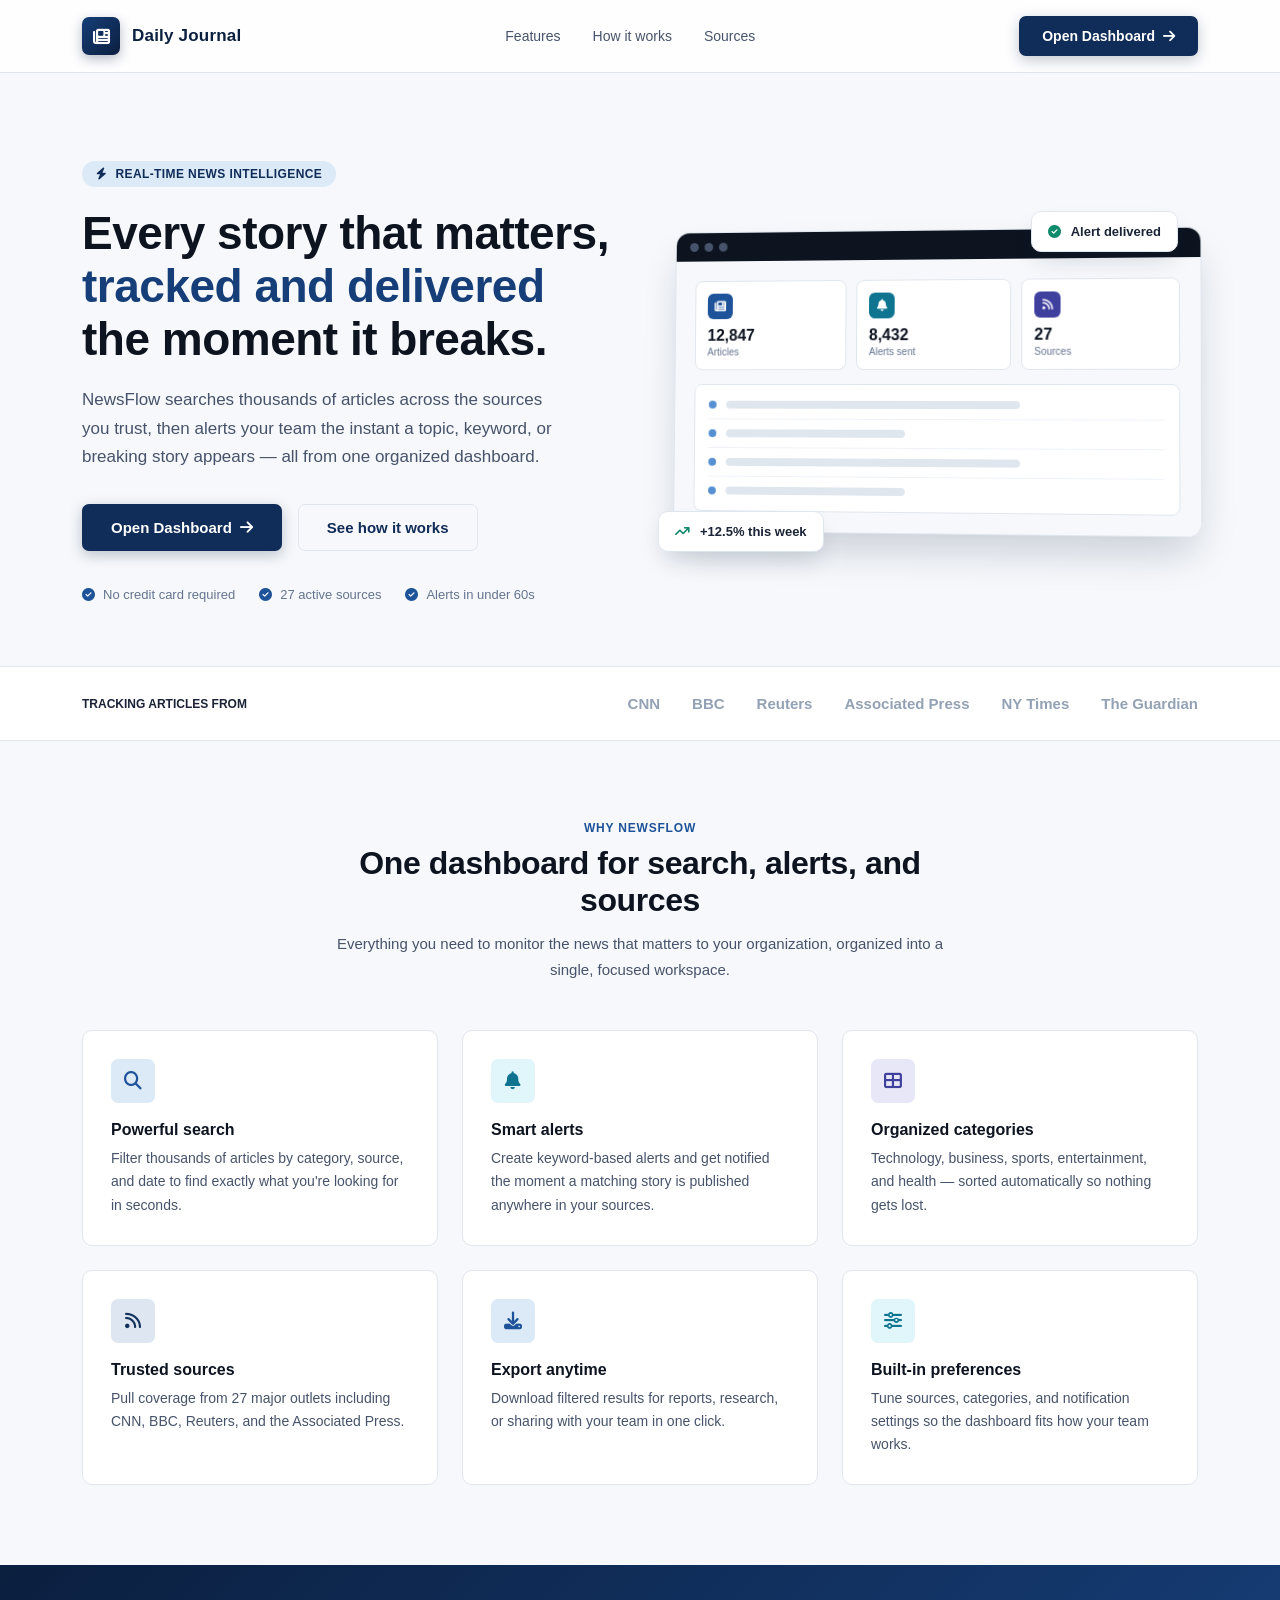
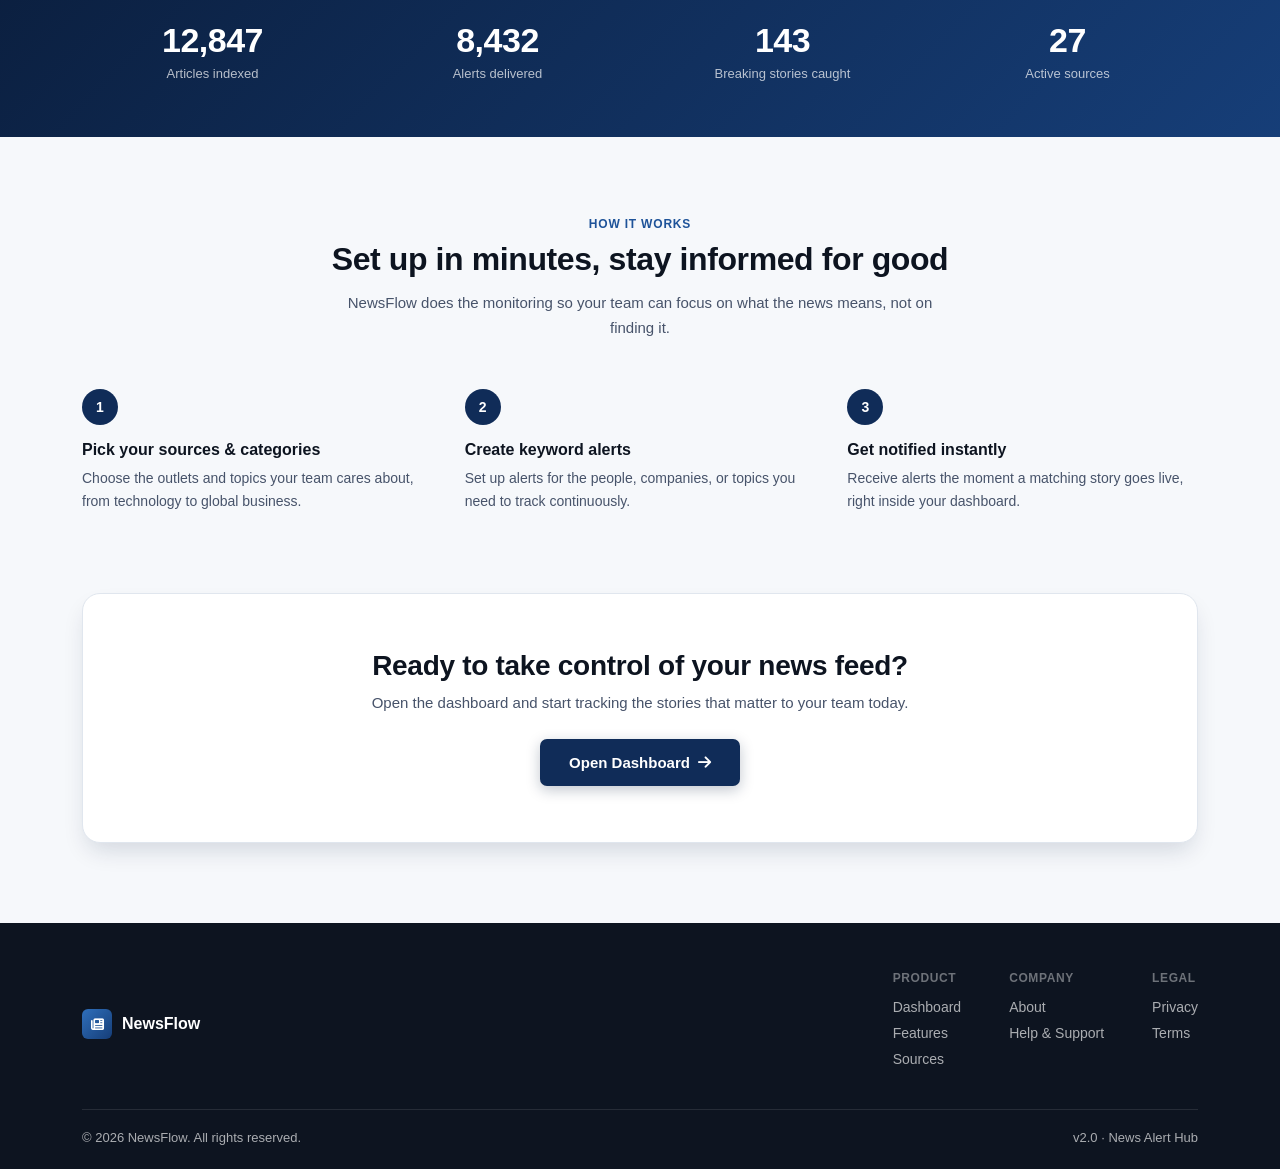
<file: index.html>
<!DOCTYPE html>
<html lang="en">
<head>
    <meta charset="UTF-8">
    <meta name="viewport" content="width=device-width, initial-scale=1.0">
    <title>Daily Journal Search & Notification Hub</title>

    <!-- Font Awesome -->
    <link rel="stylesheet" href="https://cdnjs.cloudflare.com/ajax/libs/font-awesome/6.4.0/css/all.min.css">

    <!-- Google Fonts -->
    <link href="https://fonts.googleapis.com/css2?family=Inter:wght@300;400;500;600;700;800&display=swap" rel="stylesheet">

    <!-- CSS Files -->
    <link rel="stylesheet" href="style.css">
    <link rel="stylesheet" href="landing.css">
</head>
<body class="landing">

    <!-- ============================================
    NAV
    ============================================ -->
    <nav class="landing-nav">
        <div class="nav-inner">
            <div class="nav-brand">
                <div class="logo"><i class="fas fa-newspaper"></i></div>
                <span>Daily Journal</span>
            </div>
            <div class="nav-links">
                <a href="#features">Features</a>
                <a href="#how-it-works">How it works</a>
                <a href="#sources">Sources</a>
            </div>
            <div class="nav-cta">
                <a href="dashboard.html" class="btn btn-primary">Open Dashboard <i class="fas fa-arrow-right"></i></a>
            </div>
        </div>
    </nav>

    <!-- ============================================
    HERO
    ============================================ -->
    <header class="hero">
        <div class="container">
            <div class="hero-grid">
                <div class="hero-copy">
                    <span class="hero-eyebrow"><i class="fas fa-bolt"></i> Real-time news intelligence</span>
                    <h1>Every story that matters, <em>tracked and delivered</em> the moment it breaks.</h1>
                    <p class="hero-sub">
                        NewsFlow searches thousands of articles across the sources you trust, then alerts your
                        team the instant a topic, keyword, or breaking story appears — all from one organized dashboard.
                    </p>
                    <div class="hero-actions">
                        <a href="dashboard.html" class="btn btn-primary btn-lg">Open Dashboard <i class="fas fa-arrow-right"></i></a>
                        <a href="#features" class="btn btn-outline btn-lg">See how it works</a>
                    </div>
                    <div class="hero-trust">
                        <span class="trust-item"><i class="fas fa-check-circle"></i> No credit card required</span>
                        <span class="trust-item"><i class="fas fa-check-circle"></i> 27 active sources</span>
                        <span class="trust-item"><i class="fas fa-check-circle"></i> Alerts in under 60s</span>
                    </div>
                </div>

                <div class="hero-visual">
                    <div class="mock-window">
                        <div class="mock-titlebar">
                            <span></span><span></span><span></span>
                        </div>
                        <div class="mock-body">
                            <div class="mock-stat-row">
                                <div class="mock-stat">
                                    <div class="mock-icon a"><i class="fas fa-newspaper"></i></div>
                                    <div class="mock-num">12,847</div>
                                    <div class="mock-label">Articles</div>
                                </div>
                                <div class="mock-stat">
                                    <div class="mock-icon b"><i class="fas fa-bell"></i></div>
                                    <div class="mock-num">8,432</div>
                                    <div class="mock-label">Alerts sent</div>
                                </div>
                                <div class="mock-stat">
                                    <div class="mock-icon c"><i class="fas fa-rss"></i></div>
                                    <div class="mock-num">27</div>
                                    <div class="mock-label">Sources</div>
                                </div>
                            </div>
                            <div class="mock-list">
                                <div class="mock-row"><span class="dot"></span><span class="bar med"></span></div>
                                <div class="mock-row"><span class="dot"></span><span class="bar short"></span></div>
                                <div class="mock-row"><span class="dot"></span><span class="bar med"></span></div>
                                <div class="mock-row"><span class="dot"></span><span class="bar short"></span></div>
                            </div>
                        </div>
                    </div>
                    <div class="floating-badge fb-1"><i class="fas fa-circle-check"></i> Alert delivered</div>
                    <div class="floating-badge fb-2"><i class="fas fa-arrow-trend-up"></i> +12.5% this week</div>
                </div>
            </div>
        </div>
    </header>

    <!-- ============================================
    SOURCES STRIP
    ============================================ -->
    <section class="sources-strip" id="sources">
        <div class="container strip-inner">
            <span class="strip-label">Tracking articles from</span>
            <div class="strip-logos">
                <span>CNN</span>
                <span>BBC</span>
                <span>Reuters</span>
                <span>Associated Press</span>
                <span>NY Times</span>
                <span>The Guardian</span>
            </div>
        </div>
    </section>

    <!-- ============================================
    FEATURES
    ============================================ -->
    <section class="section" id="features">
        <div class="container">
            <div class="section-header">
                <div class="section-eyebrow">Why NewsFlow</div>
                <h2>One dashboard for search, alerts, and sources</h2>
                <p>Everything you need to monitor the news that matters to your organization, organized into a single, focused workspace.</p>
            </div>
            <div class="features-grid">
                <div class="feature-card">
                    <div class="feature-icon blue"><i class="fas fa-search"></i></div>
                    <h3>Powerful search</h3>
                    <p>Filter thousands of articles by category, source, and date to find exactly what you're looking for in seconds.</p>
                </div>
                <div class="feature-card">
                    <div class="feature-icon cyan"><i class="fas fa-bell"></i></div>
                    <h3>Smart alerts</h3>
                    <p>Create keyword-based alerts and get notified the moment a matching story is published anywhere in your sources.</p>
                </div>
                <div class="feature-card">
                    <div class="feature-icon indigo"><i class="fas fa-th-large"></i></div>
                    <h3>Organized categories</h3>
                    <p>Technology, business, sports, entertainment, and health — sorted automatically so nothing gets lost.</p>
                </div>
                <div class="feature-card">
                    <div class="feature-icon navy"><i class="fas fa-rss"></i></div>
                    <h3>Trusted sources</h3>
                    <p>Pull coverage from 27 major outlets including CNN, BBC, Reuters, and the Associated Press.</p>
                </div>
                <div class="feature-card">
                    <div class="feature-icon blue"><i class="fas fa-download"></i></div>
                    <h3>Export anytime</h3>
                    <p>Download filtered results for reports, research, or sharing with your team in one click.</p>
                </div>
                <div class="feature-card">
                    <div class="feature-icon cyan"><i class="fas fa-sliders-h"></i></div>
                    <h3>Built-in preferences</h3>
                    <p>Tune sources, categories, and notification settings so the dashboard fits how your team works.</p>
                </div>
            </div>
        </div>
    </section>

    <!-- ============================================
    STATS BAND
    ============================================ -->
    <section class="stats-band">
        <div class="container">
            <div class="stats-band-grid">
                <div>
                    <div class="stat-num">12,847</div>
                    <div class="stat-caption">Articles indexed</div>
                </div>
                <div>
                    <div class="stat-num">8,432</div>
                    <div class="stat-caption">Alerts delivered</div>
                </div>
                <div>
                    <div class="stat-num">143</div>
                    <div class="stat-caption">Breaking stories caught</div>
                </div>
                <div>
                    <div class="stat-num">27</div>
                    <div class="stat-caption">Active sources</div>
                </div>
            </div>
        </div>
    </section>

    <!-- ============================================
    HOW IT WORKS
    ============================================ -->
    <section class="section" id="how-it-works">
        <div class="container">
            <div class="section-header">
                <div class="section-eyebrow">How it works</div>
                <h2>Set up in minutes, stay informed for good</h2>
                <p>NewsFlow does the monitoring so your team can focus on what the news means, not on finding it.</p>
            </div>
            <div class="steps-grid">
                <div class="step-card">
                    <div class="step-num">1</div>
                    <h3>Pick your sources & categories</h3>
                    <p>Choose the outlets and topics your team cares about, from technology to global business.</p>
                </div>
                <div class="step-card">
                    <div class="step-num">2</div>
                    <h3>Create keyword alerts</h3>
                    <p>Set up alerts for the people, companies, or topics you need to track continuously.</p>
                </div>
                <div class="step-card">
                    <div class="step-num">3</div>
                    <h3>Get notified instantly</h3>
                    <p>Receive alerts the moment a matching story goes live, right inside your dashboard.</p>
                </div>
            </div>
        </div>
    </section>

    <!-- ============================================
    CTA
    ============================================ -->
    <section class="section" style="padding-top: 0;">
        <div class="container">
            <div class="cta-banner">
                <h2>Ready to take control of your news feed?</h2>
                <p>Open the dashboard and start tracking the stories that matter to your team today.</p>
                <div class="cta-actions">
                    <a href="dashboard.html" class="btn btn-primary btn-lg">Open Dashboard <i class="fas fa-arrow-right"></i></a>
                </div>
            </div>
        </div>
    </section>

    <!-- ============================================
    FOOTER
    ============================================ -->
    <footer class="landing-footer">
        <div class="container">
            <div class="footer-top">
                <div class="footer-brand">
                    <div class="logo"><i class="fas fa-newspaper"></i></div>
                    NewsFlow
                </div>
                <div class="footer-links">
                    <div class="footer-col">
                        <h4>Product</h4>
                        <a href="dashboard.html">Dashboard</a>
                        <a href="#features">Features</a>
                        <a href="#sources">Sources</a>
                    </div>
                    <div class="footer-col">
                        <h4>Company</h4>
                        <a href="#">About</a>
                        <a href="#">Help & Support</a>
                    </div>
                    <div class="footer-col">
                        <h4>Legal</h4>
                        <a href="#">Privacy</a>
                        <a href="#">Terms</a>
                    </div>
                </div>
            </div>
            <div class="footer-bottom">
                <span>© 2026 NewsFlow. All rights reserved.</span>
                <span>v2.0 · News Alert Hub</span>
            </div>
        </div>
    </footer>

</body>
</html>
</file>
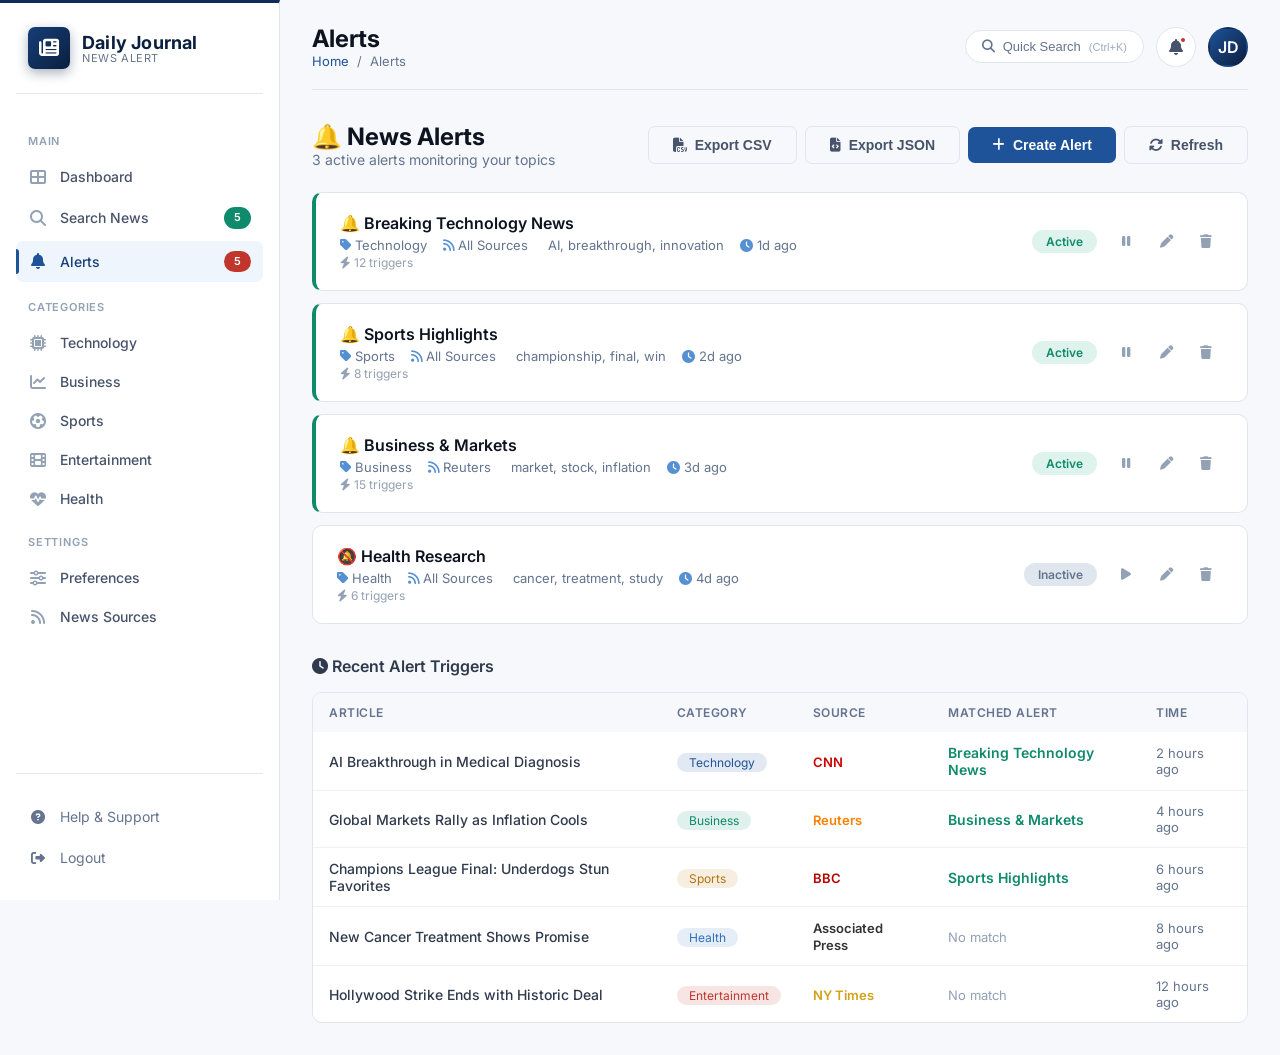
<file: alerts.html>
<!DOCTYPE html>
<html lang="en">
<head>
    <meta charset="UTF-8">
    <meta name="viewport" content="width=device-width, initial-scale=1.0">
    <title>Alerts - NewsFlow</title>
    
    <!-- Font Awesome -->
    <link rel="stylesheet" href="https://cdnjs.cloudflare.com/ajax/libs/font-awesome/6.4.0/css/all.min.css">
    
    <!-- Google Fonts -->
    <link href="https://fonts.googleapis.com/css2?family=Inter:wght@300;400;500;600;700;800&display=swap" rel="stylesheet">
    <script src="js/export.js"></script>
    
    <style>
        /* ============================================
           CSS VARIABLES - BLUE THEME (EMBEDDED)
           ============================================ */
        :root {
            --primary-50: #EFF5FC;
            --primary-100: #DCE9F7;
            --primary-200: #B7D2EF;
            --primary-300: #86B2E2;
            --primary-400: #5590D2;
            --primary-500: #2F6FBB;
            --primary-600: #1E5399;
            --primary-700: #163E78;
            --primary-800: #102C58;
            --primary-900: #0B1F3F;

            --accent-cyan: #0E7490;
            --accent-cyan-bg: #E0F6FA;
            --accent-indigo: #3F3F9E;
            --accent-indigo-bg: #E7E7F7;
            --accent-navy: #14335C;
            --accent-navy-bg: #DDE6F1;

            --success: #0F8A6B;
            --success-bg: #DDF3EC;
            --danger: #C0362C;
            --danger-bg: #FBE6E4;
            --warning: #B5750F;
            --warning-bg: #FBF0DC;
            --info: #2F6FBB;
            --info-bg: #DCE9F7;

            --gray-50: #F6F8FB;
            --gray-100: #EEF2F7;
            --gray-200: #E0E6EE;
            --gray-300: #C7D0DC;
            --gray-400: #93A1B4;
            --gray-500: #64748F;
            --gray-600: #47536A;
            --gray-700: #303A4D;
            --gray-800: #1B2436;
            --gray-900: #0D1420;

            --shadow: 0 1px 3px 0 rgba(11, 31, 63, 0.08);
            --shadow-md: 0 4px 10px -2px rgba(11, 31, 63, 0.12);
            --shadow-lg: 0 12px 24px -6px rgba(11, 31, 63, 0.16);
            --shadow-xl: 0 22px 40px -8px rgba(11, 31, 63, 0.20);
            --radius: 10px;
            --radius-sm: 7px;
            --transition: all 0.25s cubic-bezier(0.4, 0, 0.2, 1);
        }

        /* ============================================
           RESET & BASE
           ============================================ */
        * {
            margin: 0;
            padding: 0;
            box-sizing: border-box;
        }

        body {
            font-family: 'Inter', -apple-system, BlinkMacSystemFont, 'Segoe UI', Roboto, sans-serif;
            background: var(--gray-50);
            color: var(--gray-800);
            min-height: 100vh;
        }

        /* ============================================
           APP LAYOUT
           ============================================ */
        .app-container {
            display: flex;
            min-height: 100vh;
        }

        /* ============================================
           SIDEBAR
           ============================================ */
        .sidebar {
            width: 280px;
            background: white;
            border-right: 1px solid var(--gray-200);
            border-top: 3px solid var(--primary-800);
            padding: 24px 16px;
            position: fixed;
            top: 0;
            left: 0;
            bottom: 0;
            overflow-y: auto;
            z-index: 100;
            transition: var(--transition);
            display: flex;
            flex-direction: column;
        }

        .sidebar-brand {
            display: flex;
            align-items: center;
            gap: 12px;
            padding: 0 12px 24px 12px;
            border-bottom: 1px solid var(--gray-200);
            margin-bottom: 24px;
        }

        .sidebar-brand .logo {
            width: 42px;
            height: 42px;
            background: linear-gradient(135deg, var(--primary-700), var(--primary-900));
            border-radius: var(--radius-sm);
            display: flex;
            align-items: center;
            justify-content: center;
            color: white;
            font-size: 20px;
            box-shadow: 0 4px 12px rgba(11, 31, 63, 0.35);
        }

        .sidebar-brand .brand-text h1 {
            font-size: 18px;
            font-weight: 700;
            color: var(--primary-900);
            letter-spacing: 0.2px;
        }

        .sidebar-brand .brand-text span {
            color: var(--gray-500);
            font-size: 11px;
            display: block;
            margin-top: -2px;
            text-transform: uppercase;
            letter-spacing: 0.6px;
        }

        .sidebar-nav {
            display: flex;
            flex-direction: column;
            gap: 2px;
            flex: 1;
        }

        .sidebar-nav .nav-label {
            font-size: 11px;
            font-weight: 600;
            text-transform: uppercase;
            letter-spacing: 0.8px;
            color: var(--gray-400);
            padding: 16px 12px 8px 12px;
        }

        .sidebar-nav a {
            display: flex;
            align-items: center;
            gap: 12px;
            padding: 10px 12px;
            border-radius: var(--radius-sm);
            color: var(--gray-600);
            text-decoration: none;
            transition: var(--transition);
            font-size: 14px;
            font-weight: 500;
            cursor: pointer;
            position: relative;
        }

        .sidebar-nav a:hover {
            background: var(--primary-50);
            color: var(--primary-700);
        }

        .sidebar-nav a.active {
            background: var(--primary-50);
            color: var(--primary-700);
        }

        .sidebar-nav a.active::before {
            content: '';
            position: absolute;
            left: 0;
            top: 8px;
            bottom: 8px;
            width: 3px;
            background: var(--primary-600);
            border-radius: 0 4px 4px 0;
        }

        .sidebar-nav a i {
            width: 20px;
            text-align: center;
            font-size: 16px;
            color: var(--gray-400);
            transition: var(--transition);
        }

        .sidebar-nav a:hover i,
        .sidebar-nav a.active i {
            color: var(--primary-600);
        }

        .sidebar-nav a .badge {
            margin-left: auto;
            background: var(--danger);
            color: white;
            font-size: 11px;
            font-weight: 600;
            padding: 2px 10px;
            border-radius: 20px;
            line-height: 1.6;
        }

        .sidebar-nav a .badge.success {
            background: var(--success);
        }

        .sidebar-footer {
            padding-top: 24px;
            border-top: 1px solid var(--gray-200);
            display: flex;
            flex-direction: column;
            gap: 4px;
        }

        .sidebar-footer a {
            display: flex;
            align-items: center;
            gap: 12px;
            padding: 10px 12px;
            border-radius: var(--radius-sm);
            color: var(--gray-500);
            text-decoration: none;
            transition: var(--transition);
            font-size: 14px;
            cursor: pointer;
        }

        .sidebar-footer a:hover {
            background: var(--gray-50);
            color: var(--gray-700);
        }

        .sidebar-footer a i {
            width: 20px;
            text-align: center;
        }

        /* ============================================
           MAIN CONTENT
           ============================================ */
        .main-content {
            margin-left: 280px;
            flex: 1;
            padding: 24px 32px 32px 32px;
        }

        /* ============================================
           TOP BAR
           ============================================ */
        .topbar {
            display: flex;
            justify-content: space-between;
            align-items: center;
            padding-bottom: 20px;
            border-bottom: 1px solid var(--gray-200);
            margin-bottom: 32px;
            flex-wrap: wrap;
            gap: 16px;
        }

        .topbar-left {
            display: flex;
            align-items: center;
            gap: 16px;
        }

        .topbar-left h2 {
            font-size: 24px;
            font-weight: 700;
            color: var(--gray-900);
        }

        .topbar-left .breadcrumb {
            display: flex;
            align-items: center;
            gap: 8px;
            color: var(--gray-500);
            font-size: 13px;
        }

        .topbar-left .breadcrumb a {
            color: var(--primary-600);
            text-decoration: none;
            cursor: pointer;
        }

        .topbar-left .breadcrumb a:hover {
            text-decoration: underline;
        }

        .topbar-right {
            display: flex;
            align-items: center;
            gap: 12px;
        }

        .topbar-right .search-btn {
            padding: 8px 16px;
            background: white;
            border: 1px solid var(--gray-200);
            border-radius: 20px;
            display: flex;
            align-items: center;
            gap: 8px;
            color: var(--gray-500);
            font-size: 13px;
            cursor: pointer;
            transition: var(--transition);
        }

        .topbar-right .search-btn:hover {
            border-color: var(--primary-400);
            background: var(--primary-50);
        }

        .topbar-right .notification-bell {
            position: relative;
            width: 40px;
            height: 40px;
            display: flex;
            align-items: center;
            justify-content: center;
            background: white;
            border-radius: 50%;
            border: 1px solid var(--gray-200);
            color: var(--gray-600);
            cursor: pointer;
            transition: var(--transition);
        }

        .topbar-right .notification-bell:hover {
            background: var(--primary-50);
            border-color: var(--primary-300);
            color: var(--primary-600);
        }

        .topbar-right .notification-bell .dot {
            position: absolute;
            top: 8px;
            right: 8px;
            width: 8px;
            height: 8px;
            background: var(--danger);
            border-radius: 50%;
            border: 2px solid white;
            animation: pulse-dot 2s infinite;
        }

        @keyframes pulse-dot {
            0%, 100% { transform: scale(1); }
            50% { transform: scale(1.3); }
        }

        .topbar-right .user-avatar {
            width: 40px;
            height: 40px;
            border-radius: 50%;
            background: linear-gradient(135deg, var(--primary-600), var(--primary-900));
            display: flex;
            align-items: center;
            justify-content: center;
            color: white;
            font-weight: 600;
            font-size: 16px;
            cursor: pointer;
            transition: var(--transition);
            border: 2px solid transparent;
        }

        .topbar-right .user-avatar:hover {
            border-color: var(--primary-300);
            transform: scale(1.05);
        }

        .menu-toggle {
            display: none;
            width: 40px;
            height: 40px;
            background: white;
            border: 1px solid var(--gray-200);
            border-radius: var(--radius-sm);
            align-items: center;
            justify-content: center;
            font-size: 18px;
            color: var(--gray-600);
            cursor: pointer;
            transition: var(--transition);
        }

        .menu-toggle:hover {
            background: var(--gray-50);
        }

        .mobile-overlay {
            display: none;
            position: fixed;
            top: 0;
            left: 0;
            right: 0;
            bottom: 0;
            background: rgba(15, 23, 42, 0.5);
            z-index: 90;
        }

        .mobile-overlay.active {
            display: block;
        }

        /* ============================================
           ALERTS PAGE STYLES
           ============================================ */
        .alerts-header {
            display: flex;
            justify-content: space-between;
            align-items: center;
            flex-wrap: wrap;
            gap: 16px;
            margin-bottom: 24px;
        }
        .alerts-header h1 {
            font-size: 24px;
            font-weight: 700;
            color: var(--gray-900);
        }
        .alerts-header .actions {
            display: flex;
            gap: 12px;
            flex-wrap: wrap;
        }
        .create-alert-btn {
            padding: 10px 24px;
            background: var(--primary-600);
            color: white;
            border: none;
            border-radius: var(--radius-sm);
            font-weight: 600;
            cursor: pointer;
            transition: var(--transition);
            display: flex;
            align-items: center;
            gap: 8px;
            font-size: 14px;
        }
        .create-alert-btn:hover {
            background: var(--primary-700);
            transform: translateY(-2px);
            box-shadow: var(--shadow-md);
        }
        .filter-btn {
            padding: 10px 24px;
            border: none;
            border-radius: var(--radius-sm);
            font-weight: 600;
            cursor: pointer;
            transition: var(--transition);
            display: flex;
            align-items: center;
            gap: 8px;
            font-size: 14px;
        }
        .filter-btn.outline {
            background: transparent;
            color: var(--gray-600);
            border: 1px solid var(--gray-200);
        }
        .filter-btn.outline:hover {
            background: var(--gray-50);
            border-color: var(--gray-300);
        }

        .alert-card {
            background: white;
            border: 1px solid var(--gray-200);
            border-radius: var(--radius);
            padding: 20px 24px;
            margin-bottom: 12px;
            transition: var(--transition);
            display: flex;
            justify-content: space-between;
            align-items: center;
            flex-wrap: wrap;
            gap: 12px;
        }
        .alert-card:hover {
            border-color: var(--primary-300);
            box-shadow: var(--shadow);
        }
        .alert-card .alert-info {
            flex: 1;
            min-width: 200px;
        }
        .alert-card .alert-info .alert-name {
            font-size: 16px;
            font-weight: 600;
            color: var(--gray-900);
        }
        .alert-card .alert-info .alert-details {
            font-size: 13px;
            color: var(--gray-500);
            margin-top: 4px;
            display: flex;
            gap: 16px;
            flex-wrap: wrap;
        }
        .alert-card .alert-info .alert-details .detail-item {
            display: flex;
            align-items: center;
            gap: 4px;
        }
        .alert-card .alert-status {
            display: flex;
            align-items: center;
            gap: 12px;
        }
        .alert-card .alert-status .status-badge {
            padding: 4px 14px;
            border-radius: 20px;
            font-size: 12px;
            font-weight: 600;
        }
        .alert-card .alert-status .status-badge.active {
            background: var(--success-bg);
            color: var(--success);
        }
        .alert-card .alert-status .status-badge.inactive {
            background: var(--gray-200);
            color: var(--gray-500);
        }
        .alert-card .alert-actions {
            display: flex;
            gap: 6px;
        }
        .alert-card .alert-actions button {
            width: 34px;
            height: 34px;
            border: none;
            border-radius: var(--radius-sm);
            background: transparent;
            color: var(--gray-400);
            cursor: pointer;
            transition: var(--transition);
            display: flex;
            align-items: center;
            justify-content: center;
        }
        .alert-card .alert-actions button:hover {
            background: var(--gray-100);
            color: var(--gray-600);
        }
        .alert-card .alert-actions button.edit:hover {
            background: var(--primary-100);
            color: var(--primary-600);
        }
        .alert-card .alert-actions button.delete:hover {
            background: var(--danger-bg);
            color: var(--danger);
        }
        .alert-card .alert-actions button.toggle:hover {
            background: var(--success-bg);
            color: var(--success);
        }
        .alert-card.active-alert {
            border-left: 4px solid var(--success);
        }
        .alert-card .alert-trigger-count {
            font-size: 12px;
            color: var(--gray-400);
            margin-top: 2px;
        }
        .empty-alerts {
            text-align: center;
            padding: 60px 20px;
            color: var(--gray-400);
        }
        .empty-alerts i {
            font-size: 48px;
            display: block;
            margin-bottom: 16px;
            color: var(--gray-300);
        }
        .empty-alerts h3 {
            color: var(--gray-600);
            margin-bottom: 4px;
        }
        .empty-alerts p {
            color: var(--gray-400);
        }

        /* Triggers Table */
        .triggers-table-wrapper {
            background: white;
            border-radius: var(--radius);
            border: 1px solid var(--gray-200);
            overflow: hidden;
        }
        .triggers-table-wrapper table {
            width: 100%;
            border-collapse: collapse;
        }
        .triggers-table-wrapper thead {
            background: var(--gray-50);
        }
        .triggers-table-wrapper thead th {
            text-align: left;
            padding: 12px 16px;
            font-size: 12px;
            text-transform: uppercase;
            color: var(--gray-500);
            font-weight: 600;
            letter-spacing: 0.5px;
        }
        .triggers-table-wrapper tbody td {
            padding: 12px 16px;
            border-bottom: 1px solid var(--gray-100);
            font-size: 14px;
            color: var(--gray-700);
        }
        .triggers-table-wrapper tbody tr:last-child td {
            border-bottom: none;
        }
        .triggers-table-wrapper tbody tr:hover {
            background: var(--gray-50);
        }
        .triggers-table-wrapper .no-triggers {
            padding: 20px;
            text-align: center;
            color: var(--gray-400);
        }

        /* ============================================
           NOTIFICATION PANEL
           ============================================ */
        .notification-panel {
            position: fixed;
            top: 0;
            right: -420px;
            width: 400px;
            height: 100%;
            background: white;
            box-shadow: var(--shadow-lg);
            z-index: 200;
            transition: right 0.4s cubic-bezier(0.4, 0, 0.2, 1);
            display: flex;
            flex-direction: column;
        }
        .notification-panel.open {
            right: 0;
        }
        .notification-panel .panel-header {
            display: flex;
            justify-content: space-between;
            align-items: center;
            padding: 20px 24px;
            border-bottom: 1px solid var(--gray-200);
        }
        .notification-panel .panel-header h3 {
            font-size: 18px;
            font-weight: 600;
            display: flex;
            align-items: center;
            gap: 10px;
        }
        .notification-panel .panel-header h3 .count {
            background: var(--primary-100);
            color: var(--primary-700);
            font-size: 13px;
            padding: 1px 10px;
            border-radius: 20px;
        }
        .notification-panel .panel-header .close-btn {
            width: 36px;
            height: 36px;
            border: none;
            border-radius: 50%;
            background: var(--gray-100);
            color: var(--gray-600);
            font-size: 18px;
            cursor: pointer;
            transition: var(--transition);
            display: flex;
            align-items: center;
            justify-content: center;
        }
        .notification-panel .panel-header .close-btn:hover {
            background: var(--gray-200);
        }
        .notification-panel .panel-body {
            flex: 1;
            overflow-y: auto;
            padding: 16px 24px;
        }
        .notification-item {
            display: flex;
            gap: 14px;
            padding: 14px 0;
            border-bottom: 1px solid var(--gray-100);
            transition: var(--transition);
            cursor: pointer;
        }
        .notification-item:hover {
            background: var(--gray-50);
            margin: 0 -12px;
            padding: 14px 12px;
            border-radius: var(--radius-sm);
        }
        .notification-item .notif-icon {
            width: 40px;
            height: 40px;
            min-width: 40px;
            border-radius: 50%;
            display: flex;
            align-items: center;
            justify-content: center;
            font-size: 16px;
        }
        .notification-item .notif-icon.breaking {
            background: var(--danger-bg);
            color: var(--danger);
        }
        .notification-item .notif-icon.update {
            background: var(--primary-100);
            color: var(--primary-600);
        }
        .notification-item .notif-content {
            flex: 1;
        }
        .notification-item .notif-content .notif-title {
            font-weight: 600;
            font-size: 14px;
            color: var(--gray-800);
        }
        .notification-item .notif-content .notif-body {
            font-size: 13px;
            color: var(--gray-500);
            margin-top: 2px;
        }
        .notification-item .notif-content .notif-time {
            font-size: 12px;
            color: var(--gray-400);
            margin-top: 4px;
        }
        .notification-item .notif-unread {
            width: 8px;
            height: 8px;
            min-width: 8px;
            background: var(--primary-500);
            border-radius: 50%;
            margin-top: 6px;
        }
        .panel-footer {
            padding: 16px 24px;
            border-top: 1px solid var(--gray-200);
            display: flex;
            gap: 12px;
        }
        .panel-footer button {
            flex: 1;
            padding: 10px;
            border: none;
            border-radius: var(--radius-sm);
            font-weight: 500;
            cursor: pointer;
            transition: var(--transition);
            font-size: 14px;
        }
        .panel-footer .mark-all {
            background: var(--primary-50);
            color: var(--primary-600);
        }
        .panel-footer .mark-all:hover {
            background: var(--primary-100);
        }
        .panel-footer .view-all {
            background: var(--primary-600);
            color: white;
        }
        .panel-footer .view-all:hover {
            background: var(--primary-700);
        }

        .overlay {
            position: fixed;
            top: 0;
            left: 0;
            right: 0;
            bottom: 0;
            background: rgba(15, 23, 42, 0.4);
            z-index: 150;
            opacity: 0;
            visibility: hidden;
            transition: var(--transition);
            backdrop-filter: blur(4px);
        }
        .overlay.active {
            opacity: 1;
            visibility: visible;
        }

        /* ============================================
           TOAST
           ============================================ */
        .toast-container {
            position: fixed;
            bottom: 24px;
            right: 24px;
            z-index: 300;
            display: flex;
            flex-direction: column;
            gap: 12px;
            max-width: 450px;
            width: 100%;
        }
        .toast {
            padding: 16px 20px;
            background: var(--gray-900);
            color: white;
            border-radius: var(--radius-sm);
            box-shadow: var(--shadow-lg);
            display: flex;
            align-items: center;
            gap: 12px;
            animation: slideInRight 0.4s ease forwards;
            width: 100%;
        }
        .toast.success { border-left: 4px solid var(--success); }
        .toast.error { border-left: 4px solid var(--danger); }
        .toast.warning { border-left: 4px solid var(--warning); }
        .toast.info { border-left: 4px solid var(--primary-400); }
        .toast .toast-icon { font-size: 20px; }
        .toast.success .toast-icon { color: var(--success); }
        .toast.error .toast-icon { color: var(--danger); }
        .toast.warning .toast-icon { color: var(--warning); }
        .toast.info .toast-icon { color: var(--primary-400); }
        .toast .toast-content { flex: 1; }
        .toast .toast-content .toast-title {
            font-weight: 600;
            font-size: 14px;
        }
        .toast .toast-content .toast-message {
            font-size: 13px;
            opacity: 0.8;
            margin-top: 2px;
        }
        .toast .toast-close {
            background: none;
            border: none;
            color: rgba(255,255,255,0.5);
            cursor: pointer;
            font-size: 16px;
            padding: 4px;
            transition: var(--transition);
        }
        .toast .toast-close:hover { color: white; }
        @keyframes slideInRight {
            from { transform: translateX(100%); opacity: 0; }
            to { transform: translateX(0); opacity: 1; }
        }
        .toast.removing {
            animation: slideOutRight 0.3s ease forwards;
        }
        @keyframes slideOutRight {
            from { transform: translateX(0); opacity: 1; }
            to { transform: translateX(100%); opacity: 0; }
        }

        /* ============================================
           MODAL
           ============================================ */
        .modal-overlay {
            position: fixed;
            top: 0;
            left: 0;
            right: 0;
            bottom: 0;
            background: rgba(15, 23, 42, 0.6);
            z-index: 250;
            display: none;
            align-items: center;
            justify-content: center;
            backdrop-filter: blur(4px);
        }
        .modal-overlay.active {
            display: flex;
        }
        .modal {
            background: white;
            border-radius: var(--radius);
            padding: 32px;
            max-width: 500px;
            width: 90%;
            box-shadow: var(--shadow-xl);
            animation: fadeInUp 0.3s ease;
            max-height: 90vh;
            overflow-y: auto;
        }
        @keyframes fadeInUp {
            from { opacity: 0; transform: translateY(20px); }
            to { opacity: 1; transform: translateY(0); }
        }
        .modal .modal-header {
            display: flex;
            justify-content: space-between;
            align-items: center;
            margin-bottom: 16px;
        }
        .modal .modal-header h3 {
            font-size: 20px;
            font-weight: 600;
        }
        .modal .modal-header .modal-close {
            background: none;
            border: none;
            font-size: 24px;
            color: var(--gray-400);
            cursor: pointer;
            transition: var(--transition);
        }
        .modal .modal-header .modal-close:hover {
            color: var(--gray-600);
        }
        .modal .modal-body {
            color: var(--gray-600);
            line-height: 1.8;
            margin-bottom: 24px;
        }
        .modal .modal-body .form-group {
            margin-bottom: 16px;
        }
        .modal .modal-body .form-group label {
            display: block;
            font-weight: 600;
            margin-bottom: 4px;
            font-size: 14px;
            color: var(--gray-700);
        }
        .modal .modal-body .form-group label i {
            color: var(--primary-600);
            margin-right: 4px;
        }
        .modal .modal-body .form-group input,
        .modal .modal-body .form-group select {
            width: 100%;
            padding: 10px 12px;
            border: 1px solid var(--gray-200);
            border-radius: var(--radius-sm);
            font-size: 14px;
            background: var(--gray-50);
            transition: var(--transition);
            color: var(--gray-700);
        }
        .modal .modal-body .form-group input:focus,
        .modal .modal-body .form-group select:focus {
            outline: none;
            border-color: var(--primary-400);
            background: white;
            box-shadow: 0 0 0 3px rgba(30, 83, 153, 0.12);
        }
        .modal .modal-footer {
            display: flex;
            gap: 12px;
            justify-content: flex-end;
        }
        .modal .modal-footer button {
            padding: 10px 24px;
            border: none;
            border-radius: var(--radius-sm);
            font-weight: 500;
            cursor: pointer;
            transition: var(--transition);
        }
        .modal .modal-footer .btn-secondary {
            background: var(--gray-100);
            color: var(--gray-700);
        }
        .modal .modal-footer .btn-secondary:hover {
            background: var(--gray-200);
        }
        .modal .modal-footer .btn-primary {
            background: var(--primary-600);
            color: white;
        }
        .modal .modal-footer .btn-primary:hover {
            background: var(--primary-700);
        }
        .modal .modal-footer .btn-danger {
            background: var(--danger);
            color: white;
        }
        .modal .modal-footer .btn-danger:hover {
            background: #DC2626;
        }
        .modal .modal-footer .btn-success {
            background: var(--success);
            color: white;
        }
        .modal .modal-footer .btn-success:hover {
            background: #059669;
        }

        /* ============================================
           RESPONSIVE
           ============================================ */
        @media (max-width: 1024px) {
            .main-content {
                padding: 20px;
            }
        }
        @media (max-width: 768px) {
            .sidebar {
                transform: translateX(-100%);
                width: 280px;
            }
            .sidebar.open {
                transform: translateX(0);
            }
            .main-content {
                margin-left: 0;
                padding: 16px;
            }
            .menu-toggle {
                display: flex !important;
            }
            .topbar {
                flex-direction: column;
                align-items: stretch;
                gap: 12px;
            }
            .topbar-right {
                justify-content: flex-end;
            }
            .alert-card {
                flex-direction: column;
                align-items: stretch;
            }
            .alert-card .alert-status {
                justify-content: space-between;
            }
            .alerts-header {
                flex-direction: column;
                align-items: stretch;
            }
            .triggers-table-wrapper {
                overflow-x: auto;
            }
            .notification-panel {
                width: 100%;
                right: -100%;
            }
            .toast-container {
                bottom: 12px;
                right: 12px;
                left: 12px;
                max-width: 100%;
            }
            .modal {
                padding: 24px;
                max-width: 95%;
            }
        }
        @media (max-width: 480px) {
            .topbar-left h2 {
                font-size: 20px;
            }
            .alerts-header h1 {
                font-size: 20px;
            }
            .create-alert-btn {
                width: 100%;
                justify-content: center;
            }
            .filter-btn.outline {
                width: 100%;
                justify-content: center;
            }
        }

        /* ============================================
           SCROLLBAR
           ============================================ */
        ::-webkit-scrollbar {
            width: 6px;
            height: 6px;
        }
        ::-webkit-scrollbar-track {
            background: var(--gray-100);
        }
        ::-webkit-scrollbar-thumb {
            background: var(--gray-300);
            border-radius: 10px;
        }
        ::-webkit-scrollbar-thumb:hover {
            background: var(--gray-400);
        }
    </style>
</head>
<body>
    <div class="app-container" id="app">

        <!-- ============================================
        SIDEBAR
        ============================================ -->
        <aside class="sidebar" id="sidebar">
            <div class="sidebar-brand">
                <div class="logo"><i class="fas fa-newspaper"></i></div>
                <div class="brand-text">
                    <h1>Daily Journal</h1>
                    <span>News Alert</span>
                </div>
            </div>

            <nav class="sidebar-nav">
                <div class="nav-label">Main</div>
                <a href="dashboard.html" data-page="dashboard">
                    <i class="fas fa-th-large"></i> Dashboard
                </a>
                <a href="search-news.html" data-page="search">
                    <i class="fas fa-search"></i> Search News
                    <span class="badge success" id="searchCount">12</span>
                </a>
                <a href="alerts.html" class="active" data-page="notifications">
                    <i class="fas fa-bell"></i> Alerts
                    <span class="badge" id="notifBadge">0</span>
                </a>

                <div class="nav-label">Categories</div>
                <a href="category-technology.html" data-page="technology">
                    <i class="fas fa-microchip"></i> Technology
                </a>
                <a href="category-business.html" data-page="business">
                    <i class="fas fa-chart-line"></i> Business
                </a>
                <a href="category-sports.html" data-page="sports">
                    <i class="fas fa-futbol"></i> Sports
                </a>
                <a href="category-entertainment.html" data-page="entertainment">
                    <i class="fas fa-film"></i> Entertainment
                </a>
                <a href="category-health.html" data-page="health">
                    <i class="fas fa-heartbeat"></i> Health
                </a>

                <div class="nav-label">Settings</div>
                <a href="preferences.html" data-page="preferences">
                    <i class="fas fa-sliders-h"></i> Preferences
                </a>
                <a href="sources.html" data-page="sources">
                    <i class="fas fa-rss"></i> News Sources
                </a>
            </nav>

            <div class="sidebar-footer">
                <a href="help.html" data-page="help">
                    <i class="fas fa-question-circle"></i> Help & Support
                </a>
                <a href="#" id="logoutBtn">
                    <i class="fas fa-sign-out-alt"></i> Logout
                </a>
            </div>
        </aside>

        <!-- MOBILE OVERLAY -->
        <div class="mobile-overlay" id="mobileOverlay"></div>

        <!-- ============================================
        MAIN CONTENT
        ============================================ -->
        <main class="main-content">

            <!-- TOP BAR -->
            <header class="topbar">
                <div class="topbar-left">
                    <button class="menu-toggle" id="menuToggle">
                        <i class="fas fa-bars"></i>
                    </button>
                    <div>
                        <h2 id="pageTitle">Alerts</h2>
                        <div class="breadcrumb">
                            <a href="dashboard.html">Home</a>
                            <span>/</span>
                            <span id="breadcrumbCurrent">Alerts</span>
                        </div>
                    </div>
                </div>
                <div class="topbar-right">
                    <button class="search-btn" id="quickSearchBtn">
                        <i class="fas fa-search"></i> Quick Search <span style="font-size: 11px; opacity: 0.6;">(Ctrl+K)</span>
                    </button>
                    <div class="notification-bell" id="bellIcon">
                        <i class="fas fa-bell"></i>
                        <span class="dot" id="bellDot"></span>
                    </div>
                    <div class="user-avatar" id="userAvatar">JD</div>
                </div>
            </header>

            <!-- ============================================
            ALERTS HEADER
            ============================================ -->
            <div class="alerts-header">
                <div>
                    <h1>🔔 News Alerts</h1>
                    <p style="color: var(--gray-500); font-size: 14px;">
                        <span id="totalAlerts">0</span> active alerts monitoring your topics
                    </p>
                </div>
                <div class="actions" style="display: flex; gap: 8px; align-items: center; flex-wrap: wrap;">
                    <button class="filter-btn outline" id="exportCsvBtn" title="Export Alerts as CSV"><i class="fas fa-file-csv"></i> Export CSV</button>
                    <button class="filter-btn outline" id="exportJsonBtn" title="Export Alerts as JSON"><i class="fas fa-file-code"></i> Export JSON</button>
                    <button class="create-alert-btn" id="createAlertBtn">
                        <i class="fas fa-plus"></i> Create Alert
                    </button>
                    <button class="filter-btn outline" id="refreshAlertsBtn">
                        <i class="fas fa-sync-alt"></i> Refresh
                    </button>
                </div>
            </div>

            <!-- ============================================
            ALERTS LIST
            ============================================ -->
            <div id="alertsList">
                <!-- Alerts will be rendered by JavaScript -->
            </div>

            <!-- ============================================
            RECENT TRIGGERS
            ============================================ -->
            <div style="margin-top: 32px;">
                <h3 style="font-size: 16px; font-weight: 600; color: var(--gray-700); margin-bottom: 16px;">
                    <i class="fas fa-clock"></i> Recent Alert Triggers
                </h3>
                <div class="triggers-table-wrapper" id="recentTriggers">
                    <!-- Triggers rendered here -->
                </div>
            </div>

        </main>
    </div>

    <!-- ============================================
    NOTIFICATION PANEL
    ============================================ -->
    <div class="overlay" id="panelOverlay"></div>
    <div class="notification-panel" id="notificationPanel">
        <div class="panel-header">
            <h3>
                <i class="fas fa-bell" style="color:var(--primary-600);"></i> News Alerts
                <span class="count" id="panelNotifCount">0 new</span>
            </h3>
            <button class="close-btn" id="closePanel"><i class="fas fa-times"></i></button>
        </div>
        <div class="panel-body" id="notificationPanelBody">
            <!-- Rendered by JavaScript -->
        </div>
        <div class="panel-footer">
            <button class="mark-all" id="markAllReadBtn">
                <i class="fas fa-check-double"></i> Mark all read
            </button>
            <button class="view-all" id="viewAllNotifsBtn">View all alerts</button>
        </div>
    </div>

    <!-- ============================================
    TOAST CONTAINER
    ============================================ -->
    <div class="toast-container" id="toastContainer"></div>

    <!-- ============================================
    MODAL
    ============================================ -->
    <div class="modal-overlay" id="modalOverlay">
        <div class="modal" id="modal">
            <div class="modal-header">
                <h3 id="modalTitle">Modal Title</h3>
                <button class="modal-close" id="modalClose">&times;</button>
            </div>
            <div class="modal-body" id="modalBody">
                <!-- Modal content -->
            </div>
            <div class="modal-footer" id="modalFooter">
                <!-- Modal buttons -->
            </div>
        </div>
    </div>

    <!-- ============================================
    JAVASCRIPT - EMBEDDED
    ============================================ -->
    <script>
        // ============================================
        // DATA
        // ============================================
        const NEWS_DATA = [
            { id: 1, title: 'AI Breakthrough in Medical Diagnosis', category: 'technology', source: 'cnn', published: '2 hours ago', timestamp: Date.now() - 7200000, status: 'breaking', summary: 'Researchers developed a new AI model that outperforms human doctors.', author: 'Sarah Chen' },
            { id: 2, title: 'Global Markets Rally as Inflation Cools', category: 'business', source: 'reuters', published: '4 hours ago', timestamp: Date.now() - 14400000, status: 'published', summary: 'Stock markets surged after new data suggested inflation may be peaking.', author: 'Mike Johnson' },
            { id: 3, title: 'Champions League Final: Underdogs Stun Favorites', category: 'sports', source: 'bbc', published: '6 hours ago', timestamp: Date.now() - 21600000, status: 'published', summary: 'In one of the greatest upsets in Champions League history.', author: 'Emma Wilson' },
            { id: 4, title: 'New Cancer Treatment Shows Promise', category: 'health', source: 'ap', published: '8 hours ago', timestamp: Date.now() - 28800000, status: 'breaking', summary: 'Scientists discovered a new approach that could revolutionize cancer treatment.', author: 'Alex Rivera' },
            { id: 5, title: 'Hollywood Strike Ends with Historic Deal', category: 'entertainment', source: 'nytimes', published: '12 hours ago', timestamp: Date.now() - 43200000, status: 'published', summary: 'Writers Guild reached a tentative agreement with studios.', author: 'Lisa Park' }
        ];

        const CATEGORY_ICONS = {
            technology: 'fa-microchip',
            business: 'fa-chart-line',
            sports: 'fa-futbol',
            entertainment: 'fa-film',
            health: 'fa-heartbeat',
            politics: 'fa-landmark',
            science: 'fa-flask'
        };

        const CATEGORY_COLORS = {
            technology: '#1E5399',
            business: '#0F8A6B',
            sports: '#B5750F',
            entertainment: '#C0362C',
            health: '#2F6FBB',
            politics: '#47536A',
            science: '#5590D2'
        };

        const SOURCE_NAMES = {
            cnn: 'CNN',
            bbc: 'BBC',
            reuters: 'Reuters',
            ap: 'Associated Press',
            nytimes: 'NY Times',
            guardian: 'The Guardian'
        };

        const SOURCE_COLORS = {
            cnn: '#CC0000',
            bbc: '#B80000',
            reuters: '#FF8000',
            ap: '#333333',
            nytimes: '#D4A017',
            guardian: '#052962'
        };

        // ============================================
        // TOAST MANAGER
        // ============================================
        const ToastManager = {
            container: null,
            idCounter: 0,

            init() {
                this.container = document.getElementById('toastContainer');
            },

            show(options) {
                const { title = 'Notification', message = '', type = 'info', duration = 4000 } = options;
                const id = ++this.idCounter;
                const toast = document.createElement('div');
                toast.className = `toast ${type}`;
                toast.dataset.id = id;

                const iconMap = {
                    success: 'fa-check-circle',
                    error: 'fa-exclamation-circle',
                    warning: 'fa-exclamation-triangle',
                    info: 'fa-info-circle'
                };

                toast.innerHTML = `
                    <div class="toast-icon"><i class="fas ${iconMap[type] || iconMap.info}"></i></div>
                    <div class="toast-content">
                        <div class="toast-title">${title}</div>
                        <div class="toast-message">${message}</div>
                    </div>
                    <button class="toast-close" data-id="${id}"><i class="fas fa-times"></i></button>
                `;

                this.container.appendChild(toast);

                const timeout = setTimeout(() => this.remove(id), duration);
                toast.querySelector('.toast-close').addEventListener('click', () => {
                    clearTimeout(timeout);
                    this.remove(id);
                });

                return id;
            },

            remove(id) {
                const toast = this.container.querySelector(`[data-id="${id}"]`);
                if (toast) {
                    toast.classList.add('removing');
                    setTimeout(() => toast.remove(), 300);
                }
            },

            success(title, message, duration) { return this.show({ title, message, type: 'success', duration }); },
            error(title, message, duration) { return this.show({ title, message, type: 'error', duration }); },
            warning(title, message, duration) { return this.show({ title, message, type: 'warning', duration }); },
            info(title, message, duration) { return this.show({ title, message, type: 'info', duration }); }
        };

        // ============================================
        // MODAL MANAGER
        // ============================================
        const ModalManager = {
            overlay: null,
            modal: null,
            title: null,
            body: null,
            footer: null,
            closeBtn: null,
            callbacks: {},

            init() {
                this.overlay = document.getElementById('modalOverlay');
                this.modal = document.getElementById('modal');
                this.title = document.getElementById('modalTitle');
                this.body = document.getElementById('modalBody');
                this.footer = document.getElementById('modalFooter');
                this.closeBtn = document.getElementById('modalClose');

                this.closeBtn.addEventListener('click', () => this.close());
                this.overlay.addEventListener('click', (e) => {
                    if (e.target === this.overlay) this.close();
                });
                document.addEventListener('keydown', (e) => {
                    if (e.key === 'Escape') this.close();
                });
            },

            open(options) {
                const {
                    title = 'Modal',
                    content = '',
                    onClose = null,
                    onConfirm = null,
                    confirmText = 'Confirm',
                    cancelText = 'Cancel',
                    showConfirm = true,
                    showCancel = true,
                    danger = false,
                    success = false
                } = options;

                this.title.textContent = title;
                this.body.innerHTML = content;

                let footerHTML = '';
                if (showCancel) {
                    footerHTML += `<button class="btn-secondary" id="modalCancel">${cancelText}</button>`;
                }
                if (showConfirm) {
                    let btnClass = 'btn-primary';
                    if (danger) btnClass = 'btn-danger';
                    if (success) btnClass = 'btn-success';
                    footerHTML += `<button class="${btnClass}" id="modalConfirm">${confirmText}</button>`;
                }
                this.footer.innerHTML = footerHTML;

                this.callbacks.onClose = onClose;
                this.callbacks.onConfirm = onConfirm;

                const cancelBtn = document.getElementById('modalCancel');
                const confirmBtn = document.getElementById('modalConfirm');

                if (cancelBtn) {
                    cancelBtn.addEventListener('click', () => this.close());
                }
                if (confirmBtn) {
                    confirmBtn.addEventListener('click', () => {
                        if (this.callbacks.onConfirm) this.callbacks.onConfirm();
                        this.close();
                    });
                }

                this.overlay.classList.add('active');
            },

            close() {
                this.overlay.classList.remove('active');
                if (this.callbacks.onClose) this.callbacks.onClose();
            },

            showCreateAlert(onConfirm) {
                const content = `
                    <div class="form-group">
                        <label><i class="fas fa-tag"></i> Alert Name</label>
                        <input type="text" id="modalAlertName" placeholder="e.g., Breaking Tech News">
                    </div>
                    <div class="form-group">
                        <label><i class="fas fa-filter"></i> Category</label>
                        <select id="modalAlertCategory">
                            <option value="all">All Categories</option>
                            <option value="technology">Technology</option>
                            <option value="business">Business</option>
                            <option value="sports">Sports</option>
                            <option value="entertainment">Entertainment</option>
                            <option value="health">Health</option>
                            <option value="politics">Politics</option>
                            <option value="science">Science</option>
                        </select>
                    </div>
                    <div class="form-group">
                        <label><i class="fas fa-rss"></i> Source</label>
                        <select id="modalAlertSource">
                            <option value="all">All Sources</option>
                            <option value="cnn">CNN</option>
                            <option value="bbc">BBC</option>
                            <option value="reuters">Reuters</option>
                            <option value="ap">Associated Press</option>
                            <option value="nytimes">NY Times</option>
                            <option value="guardian">The Guardian</option>
                        </select>
                    </div>
                    <div class="form-group">
                        <label><i class="fas fa-keyword"></i> Keywords (comma separated)</label>
                        <input type="text" id="modalAlertKeywords" placeholder="e.g., AI, technology, breakthrough">
                    </div>
                `;

                this.open({
                    title: '🔔 Create News Alert',
                    content,
                    confirmText: 'Create Alert',
                    success: true,
                    onConfirm: () => {
                        const name = document.getElementById('modalAlertName').value.trim();
                        const category = document.getElementById('modalAlertCategory').value;
                        const source = document.getElementById('modalAlertSource').value;
                        const keywords = document.getElementById('modalAlertKeywords').value.trim();

                        if (!name) {
                            ToastManager.error('Error', 'Please enter an alert name');
                            return;
                        }

                        if (onConfirm) {
                            onConfirm({ name, category, source, keywords });
                        }
                    }
                });
            },

            showEditAlert(alert, onConfirm) {
                const content = `
                    <div class="form-group">
                        <label><i class="fas fa-tag"></i> Alert Name</label>
                        <input type="text" id="modalEditName" value="${alert.name}">
                    </div>
                    <div class="form-group">
                        <label><i class="fas fa-filter"></i> Category</label>
                        <select id="modalEditCategory">
                            <option value="all" ${alert.category === 'all' ? 'selected' : ''}>All Categories</option>
                            <option value="technology" ${alert.category === 'technology' ? 'selected' : ''}>Technology</option>
                            <option value="business" ${alert.category === 'business' ? 'selected' : ''}>Business</option>
                            <option value="sports" ${alert.category === 'sports' ? 'selected' : ''}>Sports</option>
                            <option value="entertainment" ${alert.category === 'entertainment' ? 'selected' : ''}>Entertainment</option>
                            <option value="health" ${alert.category === 'health' ? 'selected' : ''}>Health</option>
                            <option value="politics" ${alert.category === 'politics' ? 'selected' : ''}>Politics</option>
                            <option value="science" ${alert.category === 'science' ? 'selected' : ''}>Science</option>
                        </select>
                    </div>
                    <div class="form-group">
                        <label><i class="fas fa-rss"></i> Source</label>
                        <select id="modalEditSource">
                            <option value="all" ${alert.source === 'all' ? 'selected' : ''}>All Sources</option>
                            <option value="cnn" ${alert.source === 'cnn' ? 'selected' : ''}>CNN</option>
                            <option value="bbc" ${alert.source === 'bbc' ? 'selected' : ''}>BBC</option>
                            <option value="reuters" ${alert.source === 'reuters' ? 'selected' : ''}>Reuters</option>
                            <option value="ap" ${alert.source === 'ap' ? 'selected' : ''}>Associated Press</option>
                            <option value="nytimes" ${alert.source === 'nytimes' ? 'selected' : ''}>NY Times</option>
                            <option value="guardian" ${alert.source === 'guardian' ? 'selected' : ''}>The Guardian</option>
                        </select>
                    </div>
                    <div class="form-group">
                        <label><i class="fas fa-keyword"></i> Keywords (comma separated)</label>
                        <input type="text" id="modalEditKeywords" value="${alert.keywords}" placeholder="e.g., AI, technology, breakthrough">
                    </div>
                `;

                this.open({
                    title: '✏️ Edit Alert',
                    content,
                    confirmText: 'Save Changes',
                    success: true,
                    onConfirm: () => {
                        const name = document.getElementById('modalEditName').value.trim();
                        const category = document.getElementById('modalEditCategory').value;
                        const source = document.getElementById('modalEditSource').value;
                        const keywords = document.getElementById('modalEditKeywords').value.trim();

                        if (!name) {
                            ToastManager.error('Error', 'Please enter an alert name');
                            return;
                        }

                        if (onConfirm) {
                            onConfirm({ name, category, source, keywords });
                        }
                    }
                });
            },

            showDeleteConfirm(onConfirm) {
                this.open({
                    title: '🗑️ Delete Alert',
                    content: `<p>Are you sure you want to delete this alert?</p><p style="color: var(--gray-500); font-size: 14px;">This action cannot be undone.</p>`,
                    confirmText: 'Delete',
                    danger: true,
                    onConfirm
                });
            }
        };

        // ============================================
        // ALERTS PAGE CONTROLLER
        // ============================================
        const AlertsPage = {
            alerts: [],
            triggers: [],

            init() {
                this.loadAlerts();
                this.loadTriggers();
                this.bindEvents();
                this.renderAlerts();
                this.renderTriggers();
                this.setupNotificationPanel();
                console.log('🔔 Alerts page initialized with', this.alerts.length, 'alerts');
            },

            loadAlerts() {
                const saved = localStorage.getItem('newsflow_alerts');
                if (saved) {
                    try {
                        this.alerts = JSON.parse(saved);
                        return;
                    } catch (e) {
                        console.error('Error loading alerts:', e);
                    }
                }
                // Default alerts
                this.alerts = [
                    { id: 1, name: 'Breaking Technology News', category: 'technology', source: 'all', keywords: 'AI, breakthrough, innovation', status: 'active', createdAt: Date.now() - 86400000, triggerCount: 12 },
                    { id: 2, name: 'Sports Highlights', category: 'sports', source: 'all', keywords: 'championship, final, win', status: 'active', createdAt: Date.now() - 172800000, triggerCount: 8 },
                    { id: 3, name: 'Business & Markets', category: 'business', source: 'reuters', keywords: 'market, stock, inflation', status: 'active', createdAt: Date.now() - 259200000, triggerCount: 15 },
                    { id: 4, name: 'Health Research', category: 'health', source: 'all', keywords: 'cancer, treatment, study', status: 'inactive', createdAt: Date.now() - 345600000, triggerCount: 6 }
                ];
                this.saveAlerts();
            },

            saveAlerts() {
                try {
                    localStorage.setItem('newsflow_alerts', JSON.stringify(this.alerts));
                } catch (e) {
                    console.error('Error saving alerts:', e);
                }
            },

            loadTriggers() {
                // Generate triggers from news data
                this.triggers = NEWS_DATA
                    .filter(n => n.status === 'breaking' || n.status === 'published')
                    .slice(0, 10)
                    .map(n => ({
                        id: n.id,
                        title: n.title,
                        category: n.category,
                        source: n.source,
                        published: n.published,
                        timestamp: n.timestamp,
                        matchedAlert: this.findMatchingAlert(n)
                    }));
            },

            findMatchingAlert(article) {
                for (const alert of this.alerts) {
                    if (alert.status !== 'active') continue;
                    if (alert.category !== 'all' && alert.category !== article.category) continue;
                    if (alert.source !== 'all' && alert.source !== article.source) continue;
                    if (alert.keywords) {
                        const keywords = alert.keywords.toLowerCase().split(',').map(k => k.trim());
                        const text = (article.title + ' ' + article.summary).toLowerCase();
                        if (keywords.some(k => text.includes(k))) {
                            return alert.name;
                        }
                    }
                }
                return null;
            },

            checkAlertMatches(article) {
                const matched = this.findMatchingAlert(article);
                if (matched) {
                    ToastManager.warning('🔔 Alert Triggered', `"${matched}" matched: ${article.title}`);
                    const alert = this.alerts.find(a => a.name === matched);
                    if (alert) {
                        alert.triggerCount = (alert.triggerCount || 0) + 1;
                        this.saveAlerts();
                        this.renderAlerts();
                    }
                }
            },

            exportData(format = 'csv') {
                if (!this.alerts || !this.alerts.length) {
                    ToastManager.warning('No Alerts', 'No active alerts available to export');
                    return;
                }

                if (window.ExportManager) {
                    const columns = [
                        { label: 'Name', key: 'name' },
                        { label: 'Category', key: 'category' },
                        { label: 'Source', key: item => item.source === 'all' ? 'All Sources' : ExportManager.formatSource(item.source, item) },
                        { label: 'Keywords', key: 'keywords' },
                        { label: 'Status', key: 'status' },
                        { label: 'Triggers', key: 'triggerCount' },
                        { label: 'Created At', key: item => this.formatDate(item.createdAt) }
                    ];

                    if (format === 'json') {
                        ExportManager.exportToJSON(this.alerts, 'news_alerts_export');
                    } else {
                        ExportManager.exportToCSV(this.alerts, 'news_alerts_export', columns);
                    }
                } else {
                    ToastManager.error('Error', 'Export manager component missing');
                }
            },

            bindEvents() {
                document.getElementById('exportCsvBtn')?.addEventListener('click', () => this.exportData('csv'));
                document.getElementById('exportJsonBtn')?.addEventListener('click', () => this.exportData('json'));

                document.getElementById('createAlertBtn').addEventListener('click', () => {
                    this.showCreateAlert();
                });

                document.getElementById('refreshAlertsBtn').addEventListener('click', () => {
                    this.loadTriggers();
                    this.renderTriggers();
                    ToastManager.success('Refreshed', 'Alerts and triggers updated');
                });

                document.getElementById('quickSearchBtn').addEventListener('click', () => {
                    window.location.href = 'search-news.html';
                });

                document.getElementById('logoutBtn').addEventListener('click', (e) => {
                    e.preventDefault();
                    ModalManager.open({
                        title: 'Logout',
                        content: '<p>Are you sure you want to logout?</p>',
                        confirmText: 'Logout',
                        danger: true,
                        onConfirm: () => {
                            ToastManager.success('Logged Out', 'See you next time!');
                        }
                    });
                });

                document.getElementById('userAvatar').addEventListener('click', () => {
                    window.location.href = "profile.html";
                });

                document.getElementById('bellIcon').addEventListener('click', () => {
                    document.getElementById('notificationPanel').classList.toggle('open');
                    document.getElementById('panelOverlay').classList.toggle('active');
                });

                document.getElementById('closePanel').addEventListener('click', () => {
                    document.getElementById('notificationPanel').classList.remove('open');
                    document.getElementById('panelOverlay').classList.remove('active');
                });

                document.getElementById('panelOverlay').addEventListener('click', () => {
                    document.getElementById('notificationPanel').classList.remove('open');
                    document.getElementById('panelOverlay').classList.remove('active');
                });

                document.getElementById('markAllReadBtn').addEventListener('click', () => {
                    ToastManager.success('All Read', 'All alerts marked as read');
                });

                document.getElementById('viewAllNotifsBtn').addEventListener('click', () => {
                    window.location.href = 'alerts.html';
                });

                document.getElementById('menuToggle').addEventListener('click', () => {
                    document.getElementById('sidebar').classList.toggle('open');
                    document.getElementById('mobileOverlay').classList.toggle('active');
                });

                document.getElementById('mobileOverlay').addEventListener('click', () => {
                    document.getElementById('sidebar').classList.remove('open');
                    document.getElementById('mobileOverlay').classList.remove('active');
                });

                window.addEventListener('resize', () => {
                    if (window.innerWidth > 768) {
                        document.getElementById('sidebar').classList.remove('open');
                        document.getElementById('mobileOverlay').classList.remove('active');
                    }
                });
            },

            showCreateAlert() {
                ModalManager.showCreateAlert((data) => {
                    const newAlert = {
                        id: Date.now(),
                        name: data.name,
                        category: data.category,
                        source: data.source,
                        keywords: data.keywords || '',
                        status: 'active',
                        createdAt: Date.now(),
                        triggerCount: 0
                    };
                    this.alerts.push(newAlert);
                    this.saveAlerts();
                    this.renderAlerts();
                    ToastManager.success('Alert Created', `"${data.name}" is now active`);
                });
            },

            toggleAlert(id) {
                const alert = this.alerts.find(a => a.id === id);
                if (alert) {
                    alert.status = alert.status === 'active' ? 'inactive' : 'active';
                    this.saveAlerts();
                    this.renderAlerts();
                    ToastManager.info(
                        alert.status === 'active' ? 'Alert Activated' : 'Alert Deactivated',
                        `"${alert.name}" is now ${alert.status === 'active' ? 'active' : 'inactive'}`
                    );
                }
            },

            editAlert(id) {
                const alert = this.alerts.find(a => a.id === id);
                if (!alert) return;

                ModalManager.showEditAlert(alert, (data) => {
                    alert.name = data.name;
                    alert.category = data.category;
                    alert.source = data.source;
                    alert.keywords = data.keywords;
                    this.saveAlerts();
                    this.renderAlerts();
                    ToastManager.success('Updated', `"${data.name}" has been updated`);
                });
            },

            deleteAlert(id) {
                ModalManager.showDeleteConfirm(() => {
                    this.alerts = this.alerts.filter(a => a.id !== id);
                    this.saveAlerts();
                    this.renderAlerts();
                    ToastManager.success('Deleted', 'Alert has been removed');
                });
            },

            renderAlerts() {
                const container = document.getElementById('alertsList');
                const activeCount = this.alerts.filter(a => a.status === 'active').length;
                document.getElementById('totalAlerts').textContent = activeCount;
                document.getElementById('notifBadge').textContent = activeCount;

                if (this.alerts.length === 0) {
                    container.innerHTML = `
                        <div class="empty-alerts">
                            <i class="fas fa-bell-slash"></i>
                            <h3>No alerts configured</h3>
                            <p>Create your first alert to start tracking news topics</p>
                            <button class="create-alert-btn" style="margin-top: 16px; display: inline-flex;" id="emptyCreateAlert">
                                <i class="fas fa-plus"></i> Create Alert
                            </button>
                        </div>
                    `;
                    document.getElementById('emptyCreateAlert')?.addEventListener('click', () => {
                        this.showCreateAlert();
                    });
                    return;
                }

                container.innerHTML = this.alerts.map(alert => `
                    <div class="alert-card ${alert.status === 'active' ? 'active-alert' : ''}">
                        <div class="alert-info">
                            <div class="alert-name">
                                ${alert.status === 'active' ? '🔔' : '🔕'} ${alert.name}
                            </div>
                            <div class="alert-details">
                                <span class="detail-item">
                                    <i class="fas fa-tag" style="color: var(--primary-400);"></i>
                                    ${alert.category === 'all' ? 'All Categories' : alert.category.charAt(0).toUpperCase() + alert.category.slice(1)}
                                </span>
                                <span class="detail-item">
                                    <i class="fas fa-rss" style="color: var(--primary-400);"></i>
                                    ${alert.source === 'all' ? 'All Sources' : (SOURCE_NAMES[alert.source] || alert.source)}
                                </span>
                                ${alert.keywords ? `
                                    <span class="detail-item">
                                        <i class="fas fa-keyword" style="color: var(--primary-400);"></i>
                                        ${alert.keywords}
                                    </span>
                                ` : ''}
                                <span class="detail-item">
                                    <i class="fas fa-clock" style="color: var(--primary-400);"></i>
                                    ${this.formatDate(alert.createdAt)}
                                </span>
                            </div>
                            <div class="alert-trigger-count">
                                <i class="fas fa-bolt"></i> ${alert.triggerCount || 0} triggers
                            </div>
                        </div>
                        <div class="alert-status">
                            <span class="status-badge ${alert.status === 'active' ? 'active' : 'inactive'}">
                                ${alert.status === 'active' ? 'Active' : 'Inactive'}
                            </span>
                            <div class="alert-actions">
                                <button class="toggle" data-id="${alert.id}" title="${alert.status === 'active' ? 'Deactivate' : 'Activate'}">
                                    <i class="fas ${alert.status === 'active' ? 'fa-pause' : 'fa-play'}"></i>
                                </button>
                                <button class="edit" data-id="${alert.id}" title="Edit">
                                    <i class="fas fa-pen"></i>
                                </button>
                                <button class="delete" data-id="${alert.id}" title="Delete">
                                    <i class="fas fa-trash"></i>
                                </button>
                            </div>
                        </div>
                    </div>
                `).join('');

                container.querySelectorAll('.toggle').forEach(btn => {
                    btn.addEventListener('click', () => {
                        this.toggleAlert(parseInt(btn.dataset.id));
                    });
                });
                container.querySelectorAll('.edit').forEach(btn => {
                    btn.addEventListener('click', () => {
                        this.editAlert(parseInt(btn.dataset.id));
                    });
                });
                container.querySelectorAll('.delete').forEach(btn => {
                    btn.addEventListener('click', () => {
                        this.deleteAlert(parseInt(btn.dataset.id));
                    });
                });
            },

            renderTriggers() {
                const container = document.getElementById('recentTriggers');

                if (this.triggers.length === 0) {
                    container.innerHTML = `<div class="no-triggers"><i class="fas fa-bell-slash"></i> No recent triggers</div>`;
                    return;
                }

                container.innerHTML = `
                    <table>
                        <thead>
                            <tr>
                                <th>Article</th>
                                <th>Category</th>
                                <th>Source</th>
                                <th>Matched Alert</th>
                                <th>Time</th>
                            </tr>
                        </thead>
                        <tbody>
                            ${this.triggers.map(trigger => `
                                <tr>
                                    <td style="font-weight: 500;">${trigger.title}</td>
                                    <td>
                                        <span style="padding: 2px 12px; border-radius: 20px; font-size: 12px; background: ${CATEGORY_COLORS[trigger.category] || 'var(--gray-100)'}20; color: ${CATEGORY_COLORS[trigger.category] || 'var(--gray-500)'};">
                                            ${trigger.category.charAt(0).toUpperCase() + trigger.category.slice(1)}
                                        </span>
                                    </td>
                                    <td>
                                        <span style="color: ${SOURCE_COLORS[trigger.source] || 'var(--gray-500)'}; font-weight: 600; font-size: 13px;">
                                            ${SOURCE_NAMES[trigger.source] || trigger.source}
                                        </span>
                                    </td>
                                    <td>
                                        ${trigger.matchedAlert ? 
                                            `<span style="color: var(--success); font-weight: 600;">${trigger.matchedAlert}</span>` : 
                                            `<span style="color: var(--gray-400); font-size: 13px;">No match</span>`
                                        }
                                    </td>
                                    <td style="color: var(--gray-500); font-size: 13px;">${trigger.published}</td>
                                </tr>
                            `).join('')}
                        </tbody>
                    </table>
                `;
            },

            setupNotificationPanel() {
                const body = document.getElementById('notificationPanelBody');
                const alerts = NEWS_DATA.filter(n => n.status === 'breaking' || n.status === 'published').slice(0, 8);

                if (alerts.length === 0) {
                    body.innerHTML = `
                        <div style="text-align: center; padding: 40px 0; color: var(--gray-400);">
                            <i class="fas fa-bell-slash" style="font-size: 32px; display: block; margin-bottom: 12px;"></i>
                            No new alerts
                        </div>
                    `;
                    return;
                }

                body.innerHTML = alerts.map(alert => `
                    <div class="notification-item">
                        <div class="notif-icon ${alert.status === 'breaking' ? 'breaking' : 'update'}">
                            <i class="fas ${alert.status === 'breaking' ? 'fa-bolt' : 'fa-newspaper'}"></i>
                        </div>
                        <div class="notif-content">
                            <div class="notif-title">${alert.title}</div>
                            <div class="notif-body">${alert.summary.substring(0, 80)}...</div>
                            <div class="notif-time">${alert.published}</div>
                        </div>
                        <div class="notif-unread"></div>
                    </div>
                `).join('');

                const count = alerts.length;
                document.getElementById('panelNotifCount').textContent = count + ' new';
                document.getElementById('notifBadge').textContent = count;
                document.getElementById('notifBadge').style.display = count > 0 ? '' : 'none';
                document.getElementById('bellDot').style.display = count > 0 ? '' : 'none';
            },

            formatDate(timestamp) {
                const diff = Date.now() - timestamp;
                const minutes = Math.floor(diff / 60000);
                const hours = Math.floor(diff / 3600000);
                const days = Math.floor(diff / 86400000);

                if (minutes < 1) return 'Just now';
                if (minutes < 60) return `${minutes}m ago`;
                if (hours < 24) return `${hours}h ago`;
                return `${days}d ago`;
            }
        };

        // ============================================
        // INITIALIZE
        // ============================================
        document.addEventListener('DOMContentLoaded', () => {
            ToastManager.init();
            ModalManager.init();
            AlertsPage.init();

            document.getElementById('searchCount').textContent = NEWS_DATA.length;
            console.log('🚀 Alerts page loaded successfully!');
        });
    </script>
</body>
</html>
</file>
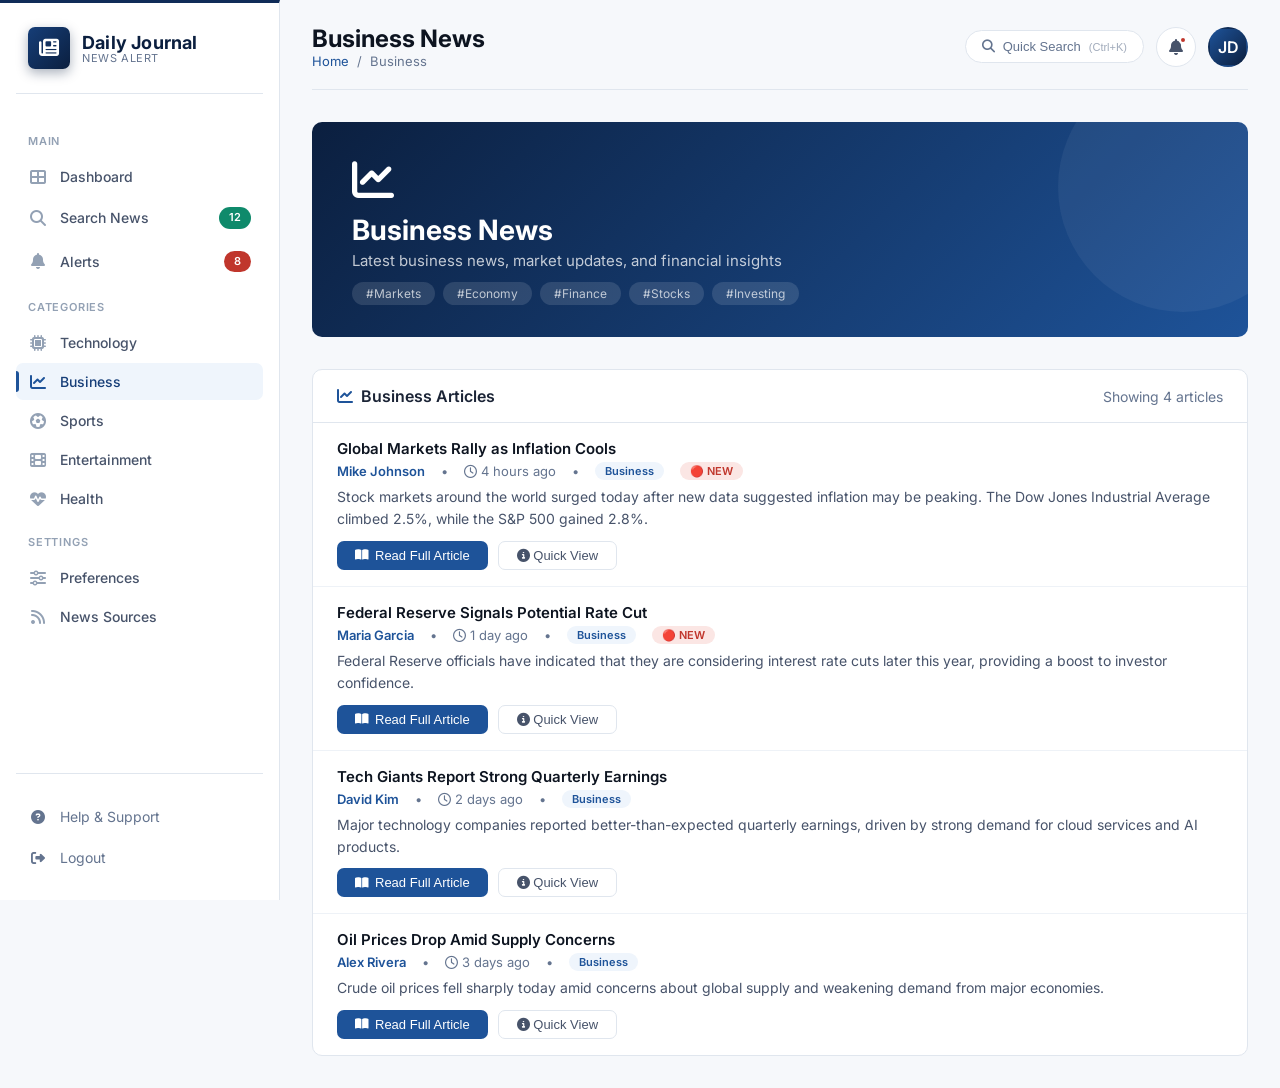
<file: category-business.html>
<!DOCTYPE html>
<html lang="en">
<head>
    <meta charset="UTF-8">
    <meta name="viewport" content="width=device-width, initial-scale=1.0">
    <title>Business News - NewsFlow</title>
    <link rel="stylesheet" href="https://cdnjs.cloudflare.com/ajax/libs/font-awesome/6.4.0/css/all.min.css">
    <link href="https://fonts.googleapis.com/css2?family=Inter:wght@300;400;500;600;700;800&display=swap" rel="stylesheet">
    <style>
        :root {
            --primary-50: #EFF5FC; --primary-100: #DCE9F7; --primary-200: #B7D2EF;
            --primary-300: #86B2E2; --primary-400: #5590D2; --primary-500: #2F6FBB;
            --primary-600: #1E5399; --primary-700: #163E78; --primary-800: #102C58;
            --primary-900: #0B1F3F;
            --cat-color: #1E5399;
            --cat-color-light: #EFF5FC;
            --cat-gradient: linear-gradient(135deg, #0B1F3F, #1E5399);
            --success: #0F8A6B; --success-bg: #DDF3EC;
            --danger: #C0362C; --danger-bg: #FBE6E4;
            --warning: #B5750F; --warning-bg: #FBF0DC;
            --gray-50: #F6F8FB; --gray-100: #EEF2F7; --gray-200: #E0E6EE;
            --gray-300: #C7D0DC; --gray-400: #93A1B4; --gray-500: #64748F;
            --gray-600: #47536A; --gray-700: #303A4D; --gray-800: #1B2436;
            --gray-900: #0D1420;
            --shadow: 0 1px 3px 0 rgba(11, 31, 63, 0.08);
            --shadow-md: 0 4px 10px -2px rgba(11, 31, 63, 0.12);
            --shadow-lg: 0 12px 24px -6px rgba(11, 31, 63, 0.16);
            --shadow-xl: 0 22px 40px -8px rgba(11, 31, 63, 0.20);
            --radius: 10px; --radius-sm: 7px;
            --transition: all 0.25s cubic-bezier(0.4, 0, 0.2, 1);
        }
        * { margin: 0; padding: 0; box-sizing: border-box; }
        body { font-family: 'Inter', sans-serif; background: var(--gray-50); color: var(--gray-800); min-height: 100vh; }
        .app-container { display: flex; min-height: 100vh; }

        .sidebar {
            width: 280px; background: white; border-right: 1px solid var(--gray-200);
            border-top: 3px solid var(--primary-800); padding: 24px 16px;
            position: fixed; top: 0; left: 0; bottom: 0; overflow-y: auto;
            z-index: 100; transition: var(--transition); display: flex; flex-direction: column;
        }
        .sidebar-brand { display: flex; align-items: center; gap: 12px; padding: 0 12px 24px 12px; border-bottom: 1px solid var(--gray-200); margin-bottom: 24px; }
        .sidebar-brand .logo { width: 42px; height: 42px; background: linear-gradient(135deg, var(--primary-700), var(--primary-900)); border-radius: var(--radius-sm); display: flex; align-items: center; justify-content: center; color: white; font-size: 20px; box-shadow: 0 4px 12px rgba(11, 31, 63, 0.35); }
        .sidebar-brand .brand-text h1 { font-size: 18px; font-weight: 700; color: var(--primary-900); letter-spacing: 0.2px; }
        .sidebar-brand .brand-text span { color: var(--gray-500); font-size: 11px; display: block; margin-top: -2px; text-transform: uppercase; letter-spacing: 0.6px; }
        .sidebar-nav { display: flex; flex-direction: column; gap: 2px; flex: 1; }
        .sidebar-nav .nav-label { font-size: 11px; font-weight: 600; text-transform: uppercase; letter-spacing: 0.8px; color: var(--gray-400); padding: 16px 12px 8px 12px; }
        .sidebar-nav a { display: flex; align-items: center; gap: 12px; padding: 10px 12px; border-radius: var(--radius-sm); color: var(--gray-600); text-decoration: none; transition: var(--transition); font-size: 14px; font-weight: 500; cursor: pointer; position: relative; }
        .sidebar-nav a:hover { background: var(--primary-50); color: var(--primary-700); }
        .sidebar-nav a.active { background: var(--primary-50); color: var(--primary-700); }
        .sidebar-nav a.active::before { content: ''; position: absolute; left: 0; top: 8px; bottom: 8px; width: 3px; background: var(--primary-600); border-radius: 0 4px 4px 0; }
        .sidebar-nav a i { width: 20px; text-align: center; font-size: 16px; color: var(--gray-400); transition: var(--transition); }
        .sidebar-nav a:hover i, .sidebar-nav a.active i { color: var(--primary-600); }
        .sidebar-nav a .badge { margin-left: auto; background: var(--danger); color: white; font-size: 11px; font-weight: 600; padding: 2px 10px; border-radius: 20px; line-height: 1.6; }
        .sidebar-nav a .badge.success { background: var(--success); }
        .sidebar-footer { padding-top: 24px; border-top: 1px solid var(--gray-200); display: flex; flex-direction: column; gap: 4px; }
        .sidebar-footer a { display: flex; align-items: center; gap: 12px; padding: 10px 12px; border-radius: var(--radius-sm); color: var(--gray-500); text-decoration: none; transition: var(--transition); font-size: 14px; cursor: pointer; }
        .sidebar-footer a:hover { background: var(--gray-50); color: var(--gray-700); }
        .sidebar-footer a i { width: 20px; text-align: center; }

        .main-content { margin-left: 280px; flex: 1; padding: 24px 32px 32px 32px; }

        .topbar { display: flex; justify-content: space-between; align-items: center; padding-bottom: 20px; border-bottom: 1px solid var(--gray-200); margin-bottom: 32px; flex-wrap: wrap; gap: 16px; }
        .topbar-left { display: flex; align-items: center; gap: 16px; }
        .topbar-left h2 { font-size: 24px; font-weight: 700; color: var(--gray-900); }
        .topbar-left .breadcrumb { display: flex; align-items: center; gap: 8px; color: var(--gray-500); font-size: 13px; }
        .topbar-left .breadcrumb a { color: var(--primary-600); text-decoration: none; cursor: pointer; }
        .topbar-left .breadcrumb a:hover { text-decoration: underline; }
        .topbar-right { display: flex; align-items: center; gap: 12px; }
        .topbar-right .search-btn { padding: 8px 16px; background: white; border: 1px solid var(--gray-200); border-radius: 20px; display: flex; align-items: center; gap: 8px; color: var(--gray-500); font-size: 13px; cursor: pointer; transition: var(--transition); }
        .topbar-right .search-btn:hover { border-color: var(--primary-400); background: var(--primary-50); }
        .topbar-right .notification-bell { position: relative; width: 40px; height: 40px; display: flex; align-items: center; justify-content: center; background: white; border-radius: 50%; border: 1px solid var(--gray-200); color: var(--gray-600); cursor: pointer; transition: var(--transition); }
        .topbar-right .notification-bell:hover { background: var(--primary-50); border-color: var(--primary-300); color: var(--primary-600); }
        .topbar-right .notification-bell .dot { position: absolute; top: 8px; right: 8px; width: 8px; height: 8px; background: var(--danger); border-radius: 50%; border: 2px solid white; animation: pulse-dot 2s infinite; }
        @keyframes pulse-dot { 0%, 100% { transform: scale(1); } 50% { transform: scale(1.3); } }
        .topbar-right .user-avatar { width: 40px; height: 40px; border-radius: 50%; background: linear-gradient(135deg, var(--primary-600), var(--primary-900)); display: flex; align-items: center; justify-content: center; color: white; font-weight: 600; font-size: 16px; cursor: pointer; transition: var(--transition); border: 2px solid transparent; }
        .topbar-right .user-avatar:hover { border-color: var(--primary-300); transform: scale(1.05); }
        .menu-toggle { display: none; width: 40px; height: 40px; background: white; border: 1px solid var(--gray-200); border-radius: var(--radius-sm); align-items: center; justify-content: center; font-size: 18px; color: var(--gray-600); cursor: pointer; transition: var(--transition); }
        .menu-toggle:hover { background: var(--gray-50); }
        .mobile-overlay { display: none; position: fixed; top: 0; left: 0; right: 0; bottom: 0; background: rgba(15, 23, 42, 0.5); z-index: 90; }
        .mobile-overlay.active { display: block; }

        .category-hero {
            background: var(--cat-gradient);
            padding: 32px 40px;
            border-radius: var(--radius);
            margin-bottom: 32px;
            color: white;
            position: relative;
            overflow: hidden;
        }
        .category-hero::after {
            content: '';
            position: absolute;
            right: -60px;
            top: -60px;
            width: 250px;
            height: 250px;
            background: rgba(255,255,255,0.05);
            border-radius: 50%;
        }
        .category-hero .hero-content { position: relative; z-index: 1; }
        .category-hero .category-icon { font-size: 42px; display: block; margin-bottom: 8px; }
        .category-hero h1 { font-size: 28px; font-weight: 700; }
        .category-hero p { color: rgba(255,255,255,0.75); font-size: 15px; margin-top: 4px; }
        .category-hero .hero-tags { display: flex; gap: 8px; margin-top: 12px; flex-wrap: wrap; position: relative; z-index: 1; }
        .category-hero .hero-tags span { padding: 4px 14px; background: rgba(255,255,255,0.12); border-radius: 20px; font-size: 12px; color: rgba(255,255,255,0.7); }

        .category-articles {
            background: white;
            border-radius: var(--radius);
            border: 1px solid var(--gray-200);
            overflow: hidden;
            min-height: 300px;
        }
        .category-articles .articles-header {
            padding: 16px 24px;
            border-bottom: 1px solid var(--gray-200);
            display: flex;
            justify-content: space-between;
            align-items: center;
            flex-wrap: wrap;
            gap: 12px;
        }
        .category-articles .articles-header h3 { font-size: 16px; font-weight: 600; display: flex; align-items: center; gap: 8px; }
        .category-articles .articles-header h3 i { color: var(--cat-color); }
        .category-articles .articles-header span { color: var(--gray-500); font-size: 14px; }

        .article-list .article-item {
            padding: 16px 24px;
            border-bottom: 1px solid var(--gray-100);
            transition: var(--transition);
            cursor: default;
        }
        .article-list .article-item:hover { background: var(--cat-color-light); }
        .article-list .article-item:last-child { border-bottom: none; }
        .article-list .article-item .article-title { font-weight: 600; color: var(--gray-900); font-size: 15px; }
        .article-list .article-item .article-meta { display: flex; gap: 16px; font-size: 13px; color: var(--gray-500); margin-top: 4px; flex-wrap: wrap; align-items: center; }
        .article-list .article-item .article-meta .source { font-weight: 600; }
        .article-list .article-item .article-summary { font-size: 14px; color: var(--gray-600); margin-top: 6px; line-height: 1.6; }
        .article-list .article-item .article-actions {
            display: flex; gap: 10px; margin-top: 10px; flex-wrap: wrap;
        }
        .article-list .article-item .article-actions .btn-read {
            padding: 6px 18px;
            background: var(--cat-color);
            color: white;
            border: none;
            border-radius: var(--radius-sm);
            font-size: 13px;
            font-weight: 500;
            cursor: pointer;
            transition: var(--transition);
            text-decoration: none;
            display: inline-flex;
            align-items: center;
            gap: 6px;
        }
        .article-list .article-item .article-actions .btn-read:hover {
            background: var(--primary-700);
            transform: translateY(-1px);
            box-shadow: var(--shadow-md);
        }
        .article-list .article-item .article-actions .btn-read i { font-size: 12px; }
        .article-list .article-item .article-actions .btn-detail {
            padding: 6px 18px;
            background: transparent;
            color: var(--gray-600);
            border: 1px solid var(--gray-200);
            border-radius: var(--radius-sm);
            font-size: 13px;
            font-weight: 500;
            cursor: pointer;
            transition: var(--transition);
        }
        .article-list .article-item .article-actions .btn-detail:hover {
            background: var(--gray-50);
            border-color: var(--gray-300);
        }

        .loading-container { display: flex; flex-direction: column; align-items: center; justify-content: center; padding: 60px 20px; gap: 16px; }
        .loading-spinner { width: 40px; height: 40px; border: 4px solid var(--gray-200); border-top-color: var(--cat-color); border-radius: 50%; animation: spin 0.8s linear infinite; }
        @keyframes spin { to { transform: rotate(360deg); } }
        .loading-text { color: var(--gray-500); font-size: 14px; }

        .modal-overlay {
            position: fixed;
            top: 0; left: 0; right: 0; bottom: 0;
            background: rgba(15, 23, 42, 0.7);
            z-index: 250;
            display: none;
            align-items: center;
            justify-content: center;
            backdrop-filter: blur(4px);
        }
        .modal-overlay.active { display: flex; }

        .modal {
            background: white;
            border-radius: var(--radius);
            padding: 0;
            max-width: 900px;
            width: 92%;
            max-height: 92vh;
            box-shadow: var(--shadow-xl);
            animation: fadeInUp 0.3s ease;
            display: flex;
            flex-direction: column;
            overflow: hidden;
        }
        @keyframes fadeInUp {
            from { opacity: 0; transform: translateY(30px) scale(0.97); }
            to { opacity: 1; transform: translateY(0) scale(1); }
        }

        .modal .modal-header {
            display: flex;
            justify-content: space-between;
            align-items: center;
            padding: 16px 24px;
            border-bottom: 1px solid var(--gray-200);
            background: white;
            flex-shrink: 0;
        }
        .modal .modal-header h3 {
            font-size: 18px;
            font-weight: 600;
            color: var(--gray-900);
            display: flex;
            align-items: center;
            gap: 10px;
            overflow: hidden;
            text-overflow: ellipsis;
            white-space: nowrap;
        }
        .modal .modal-header h3 i { color: var(--cat-color); }
        .modal .modal-header .modal-close {
            width: 36px; height: 36px;
            border: none;
            border-radius: 50%;
            background: var(--gray-100);
            color: var(--gray-600);
            font-size: 18px;
            cursor: pointer;
            transition: var(--transition);
            display: flex;
            align-items: center;
            justify-content: center;
            flex-shrink: 0;
        }
        .modal .modal-header .modal-close:hover { background: var(--gray-200); }

        .modal .modal-body {
            flex: 1;
            overflow-y: auto;
            padding: 24px 28px;
            background: var(--gray-50);
        }

        .article-viewer {
            background: white;
            border-radius: var(--radius-sm);
            padding: 28px 32px;
            border: 1px solid var(--gray-200);
            box-shadow: var(--shadow);
        }
        .article-viewer .viewer-title {
            font-size: 24px;
            font-weight: 700;
            color: var(--gray-900);
            margin-bottom: 12px;
            line-height: 1.3;
        }
        .article-viewer .viewer-meta {
            display: flex; gap: 16px; font-size: 14px; color: var(--gray-500); margin-bottom: 16px; flex-wrap: wrap;
        }
        .article-viewer .viewer-meta .viewer-source { font-weight: 600; color: var(--cat-color); }
        .article-viewer .viewer-content { font-size: 15px; line-height: 1.8; color: var(--gray-700); }
        .article-viewer .viewer-content p { margin-bottom: 12px; }
        .article-viewer .viewer-content .placeholder-text { color: var(--gray-400); font-style: italic; }
        .article-viewer .viewer-actions {
            display: flex; gap: 12px; margin-top: 20px; padding-top: 16px; border-top: 1px solid var(--gray-200); flex-wrap: wrap;
        }
        .article-viewer .viewer-actions .btn-external {
            padding: 8px 20px;
            background: var(--cat-color);
            color: white;
            border: none;
            border-radius: var(--radius-sm);
            font-size: 13px;
            font-weight: 500;
            cursor: pointer;
            transition: var(--transition);
            text-decoration: none;
            display: inline-flex;
            align-items: center;
            gap: 8px;
        }
        .article-viewer .viewer-actions .btn-external:hover {
            background: var(--primary-700);
            transform: translateY(-1px);
            box-shadow: var(--shadow-md);
        }
        .article-viewer .viewer-actions .btn-share {
            padding: 8px 20px;
            background: var(--gray-100);
            color: var(--gray-600);
            border: none;
            border-radius: var(--radius-sm);
            font-size: 13px;
            font-weight: 500;
            cursor: pointer;
            transition: var(--transition);
            display: inline-flex;
            align-items: center;
            gap: 8px;
        }
        .article-viewer .viewer-actions .btn-share:hover { background: var(--gray-200); }

        .notification-panel { position: fixed; top: 0; right: -420px; width: 400px; height: 100%; background: white; box-shadow: var(--shadow-lg); z-index: 200; transition: right 0.4s cubic-bezier(0.4, 0, 0.2, 1); display: flex; flex-direction: column; }
        .notification-panel.open { right: 0; }
        .notification-panel .panel-header { display: flex; justify-content: space-between; align-items: center; padding: 20px 24px; border-bottom: 1px solid var(--gray-200); }
        .notification-panel .panel-header h3 { font-size: 18px; font-weight: 600; display: flex; align-items: center; gap: 10px; }
        .notification-panel .panel-header h3 .count { background: var(--primary-100); color: var(--primary-700); font-size: 13px; padding: 1px 10px; border-radius: 20px; }
        .notification-panel .panel-header .close-btn { width: 36px; height: 36px; border: none; border-radius: 50%; background: var(--gray-100); color: var(--gray-600); font-size: 18px; cursor: pointer; transition: var(--transition); display: flex; align-items: center; justify-content: center; }
        .notification-panel .panel-header .close-btn:hover { background: var(--gray-200); }
        .notification-panel .panel-body { flex: 1; overflow-y: auto; padding: 16px 24px; }
        .notification-item { display: flex; gap: 14px; padding: 14px 0; border-bottom: 1px solid var(--gray-100); transition: var(--transition); cursor: pointer; }
        .notification-item:hover { background: var(--gray-50); margin: 0 -12px; padding: 14px 12px; border-radius: var(--radius-sm); }
        .notification-item .notif-icon { width: 40px; height: 40px; min-width: 40px; border-radius: 50%; display: flex; align-items: center; justify-content: center; font-size: 16px; }
        .notification-item .notif-icon.breaking { background: var(--danger-bg); color: var(--danger); }
        .notification-item .notif-icon.update { background: var(--primary-100); color: var(--primary-600); }
        .notification-item .notif-content { flex: 1; }
        .notification-item .notif-content .notif-title { font-weight: 600; font-size: 14px; color: var(--gray-800); }
        .notification-item .notif-content .notif-body { font-size: 13px; color: var(--gray-500); margin-top: 2px; }
        .notification-item .notif-content .notif-time { font-size: 12px; color: var(--gray-400); margin-top: 4px; }
        .notification-item .notif-unread { width: 8px; height: 8px; min-width: 8px; background: var(--primary-500); border-radius: 50%; margin-top: 6px; }
        .panel-footer { padding: 16px 24px; border-top: 1px solid var(--gray-200); display: flex; gap: 12px; }
        .panel-footer button { flex: 1; padding: 10px; border: none; border-radius: var(--radius-sm); font-weight: 500; cursor: pointer; transition: var(--transition); font-size: 14px; }
        .panel-footer .mark-all { background: var(--primary-50); color: var(--primary-600); }
        .panel-footer .mark-all:hover { background: var(--primary-100); }
        .panel-footer .view-all { background: var(--primary-600); color: white; }
        .panel-footer .view-all:hover { background: var(--primary-700); }
        .overlay { position: fixed; top: 0; left: 0; right: 0; bottom: 0; background: rgba(15, 23, 42, 0.4); z-index: 150; opacity: 0; visibility: hidden; transition: var(--transition); backdrop-filter: blur(4px); }
        .overlay.active { opacity: 1; visibility: visible; }

        .toast-container { position: fixed; bottom: 24px; right: 24px; z-index: 300; display: flex; flex-direction: column; gap: 12px; max-width: 450px; width: 100%; }
        .toast { padding: 16px 20px; background: var(--gray-900); color: white; border-radius: var(--radius-sm); box-shadow: var(--shadow-lg); display: flex; align-items: center; gap: 12px; animation: slideInRight 0.4s ease forwards; width: 100%; }
        .toast.success { border-left: 4px solid var(--success); }
        .toast.error { border-left: 4px solid var(--danger); }
        .toast.warning { border-left: 4px solid var(--warning); }
        .toast.info { border-left: 4px solid var(--primary-400); }
        .toast .toast-icon { font-size: 20px; }
        .toast.success .toast-icon { color: var(--success); }
        .toast.error .toast-icon { color: var(--danger); }
        .toast.warning .toast-icon { color: var(--warning); }
        .toast.info .toast-icon { color: var(--primary-400); }
        .toast .toast-content { flex: 1; }
        .toast .toast-content .toast-title { font-weight: 600; font-size: 14px; }
        .toast .toast-content .toast-message { font-size: 13px; opacity: 0.8; margin-top: 2px; }
        .toast .toast-close { background: none; border: none; color: rgba(255,255,255,0.5); cursor: pointer; font-size: 16px; padding: 4px; transition: var(--transition); }
        .toast .toast-close:hover { color: white; }
        @keyframes slideInRight { from { transform: translateX(100%); opacity: 0; } to { transform: translateX(0); opacity: 1; } }
        .toast.removing { animation: slideOutRight 0.3s ease forwards; }
        @keyframes slideOutRight { from { transform: translateX(0); opacity: 1; } to { transform: translateX(100%); opacity: 0; } }

        @media (max-width: 768px) {
            .sidebar { transform: translateX(-100%); width: 280px; }
            .sidebar.open { transform: translateX(0); }
            .main-content { margin-left: 0; padding: 16px; }
            .menu-toggle { display: flex !important; }
            .topbar { flex-direction: column; align-items: stretch; gap: 12px; }
            .topbar-right { justify-content: flex-end; }
            .category-hero { padding: 24px 20px; }
            .category-hero h1 { font-size: 22px; }
            .notification-panel { width: 100%; right: -100%; }
            .toast-container { bottom: 12px; right: 12px; left: 12px; max-width: 100%; }
            .modal { max-width: 98%; max-height: 95vh; }
            .modal .modal-body { padding: 16px; }
            .article-viewer { padding: 16px; }
            .article-viewer .viewer-title { font-size: 20px; }
        }
        @media (max-width: 480px) {
            .topbar-left h2 { font-size: 20px; }
            .category-hero .category-icon { font-size: 36px; }
            .category-hero h1 { font-size: 18px; }
            .category-hero .hero-tags span { font-size: 10px; }
            .article-list .article-item .article-actions { flex-direction: column; }
            .article-list .article-item .article-actions .btn-read,
            .article-list .article-item .article-actions .btn-detail { justify-content: center; }
            .article-viewer .viewer-actions { flex-direction: column; }
            .article-viewer .viewer-actions .btn-external,
            .article-viewer .viewer-actions .btn-share { justify-content: center; }
        }
        ::-webkit-scrollbar { width: 6px; height: 6px; }
        ::-webkit-scrollbar-track { background: var(--gray-100); }
        ::-webkit-scrollbar-thumb { background: var(--gray-300); border-radius: 10px; }
        ::-webkit-scrollbar-thumb:hover { background: var(--gray-400); }
    </style>
</head>
<body>
    <div class="app-container">

        <aside class="sidebar" id="sidebar">
            <div class="sidebar-brand">
                <div class="logo"><i class="fas fa-newspaper"></i></div>
                <div class="brand-text"><h1>Daily Journal</h1><span>News Alert</span></div>
            </div>
            <nav class="sidebar-nav">
                <div class="nav-label">Main</div>
                <a href="dashboard.html"><i class="fas fa-th-large"></i> Dashboard</a>
                <a href="search-news.html"><i class="fas fa-search"></i> Search News <span class="badge success">12</span></a>
                <a href="alerts.html"><i class="fas fa-bell"></i> Alerts <span class="badge">8</span></a>
                <div class="nav-label">Categories</div>
                <a href="category-technology.html"><i class="fas fa-microchip"></i> Technology</a>
                <a href="category-business.html" class="active"><i class="fas fa-chart-line"></i> Business</a>
                <a href="category-sports.html"><i class="fas fa-futbol"></i> Sports</a>
                <a href="category-entertainment.html"><i class="fas fa-film"></i> Entertainment</a>
                <a href="category-health.html"><i class="fas fa-heartbeat"></i> Health</a>
                <div class="nav-label">Settings</div>
                <a href="preferences.html"><i class="fas fa-sliders-h"></i> Preferences</a>
                <a href="sources.html"><i class="fas fa-rss"></i> News Sources</a>
            </nav>
            <div class="sidebar-footer">
                <a href="help.html"><i class="fas fa-question-circle"></i> Help & Support</a>
                <a href="#" id="logoutBtn"><i class="fas fa-sign-out-alt"></i> Logout</a>
            </div>
        </aside>

        <div class="mobile-overlay" id="mobileOverlay"></div>

        <main class="main-content">

            <header class="topbar">
                <div class="topbar-left">
                    <button class="menu-toggle" id="menuToggle"><i class="fas fa-bars"></i></button>
                    <div>
                        <h2>Business News</h2>
                        <div class="breadcrumb"><a href="dashboard.html">Home</a><span>/</span><span>Business</span></div>
                    </div>
                </div>
                <div class="topbar-right">
                    <button class="search-btn" id="quickSearchBtn"><i class="fas fa-search"></i> Quick Search <span style="font-size:11px;opacity:0.6;">(Ctrl+K)</span></button>
                    <div class="notification-bell" id="bellIcon"><i class="fas fa-bell"></i><span class="dot" id="bellDot"></span></div>
                    <div class="user-avatar" id="userAvatar">JD</div>
                </div>
            </header>

            <div class="category-hero">
                <div class="hero-content">
                    <span class="category-icon"><i class="fas fa-chart-line"></i></span>
                    <h1>Business News</h1>
                    <p>Latest business news, market updates, and financial insights</p>
                    <div class="hero-tags"><span>#Markets</span><span>#Economy</span><span>#Finance</span><span>#Stocks</span><span>#Investing</span></div>
                </div>
            </div>

            <div class="category-articles">
                <div class="articles-header">
                    <h3><i class="fas fa-chart-line"></i> Business Articles</h3>
                    <span id="articlesCount">Loading articles...</span>
                </div>
                <div class="article-list" id="articleList">
                    <div class="loading-container">
                        <div class="loading-spinner"></div>
                        <div class="loading-text">Fetching latest business news...</div>
                    </div>
                </div>
            </div>

        </main>
    </div>

    <!-- FULL ARTICLE MODAL -->
    <div class="modal-overlay" id="articleModal">
        <div class="modal">
            <div class="modal-header">
                <h3><i class="fas fa-newspaper"></i> <span id="modalTitle">Article</span></h3>
                <button class="modal-close" id="modalClose">&times;</button>
            </div>
            <div class="modal-body" id="modalBody"></div>
        </div>
    </div>

    <div class="overlay" id="panelOverlay"></div>
    <div class="notification-panel" id="notificationPanel">
        <div class="panel-header">
            <h3><i class="fas fa-bell" style="color:var(--primary-600);"></i> News Alerts <span class="count" id="panelNotifCount">8 new</span></h3>
            <button class="close-btn" id="closePanel"><i class="fas fa-times"></i></button>
        </div>
        <div class="panel-body" id="notificationPanelBody"></div>
        <div class="panel-footer">
            <button class="mark-all" id="markAllReadBtn"><i class="fas fa-check-double"></i> Mark all read</button>
            <button class="view-all" id="viewAllNotifsBtn">View all alerts</button>
        </div>
    </div>

    <div class="toast-container" id="toastContainer"></div>

    <script>
        // ===== CONFIGURATION - BUSINESS =====
        const CATEGORY = 'business';
        const CATEGORY_DISPLAY = 'Business';
        const CATEGORY_ICON = 'fa-chart-line';
        const CATEGORY_TAGS = ['#Markets', '#Economy', '#Finance', '#Stocks', '#Investing'];
        const CATEGORY_COLOR = '#1E5399';
        const CATEGORY_COLOR_LIGHT = '#EFF5FC';
        const CATEGORY_DESC = 'Latest business news, market updates, and financial insights';

        const API_KEY = 'jakfb5a8yNIPMsDHGlb5FAeMqqkbAIGv5tOjtKjmrZVlho0i';
        const API_URL = `https://api.currentsapi.services/v1/latest-news?category=${CATEGORY}&language=en&apiKey=${API_KEY}`;

        // ===== TOAST MANAGER =====
        const ToastManager = {
            container: null, idCounter: 0,
            init() { this.container = document.getElementById('toastContainer'); },
            show(options) {
                const { title, message, type = 'info', duration = 4000 } = options;
                const id = ++this.idCounter;
                const toast = document.createElement('div');
                toast.className = `toast ${type}`;
                toast.dataset.id = id;
                const iconMap = { success: 'fa-check-circle', error: 'fa-exclamation-circle', warning: 'fa-exclamation-triangle', info: 'fa-info-circle' };
                toast.innerHTML = `<div class="toast-icon"><i class="fas ${iconMap[type] || iconMap.info}"></i></div>
                    <div class="toast-content"><div class="toast-title">${title}</div><div class="toast-message">${message}</div></div>
                    <button class="toast-close" data-id="${id}"><i class="fas fa-times"></i></button>`;
                this.container.appendChild(toast);
                const timeout = setTimeout(() => this.remove(id), duration);
                toast.querySelector('.toast-close').addEventListener('click', () => { clearTimeout(timeout); this.remove(id); });
                return id;
            },
            remove(id) {
                const toast = this.container.querySelector(`[data-id="${id}"]`);
                if (toast) { toast.classList.add('removing'); setTimeout(() => toast.remove(), 300); }
            },
            success(title, message, duration) { return this.show({ title, message, type: 'success', duration }); },
            error(title, message, duration) { return this.show({ title, message, type: 'error', duration }); },
            warning(title, message, duration) { return this.show({ title, message, type: 'warning', duration }); },
            info(title, message, duration) { return this.show({ title, message, type: 'info', duration }); }
        };

        // ===== ARTICLE VIEWER =====
        const ArticleViewer = {
            modal: null, titleEl: null, bodyEl: null, closeBtn: null,
            init() {
                this.modal = document.getElementById('articleModal');
                this.titleEl = document.getElementById('modalTitle');
                this.bodyEl = document.getElementById('modalBody');
                this.closeBtn = document.getElementById('modalClose');
                this.closeBtn.addEventListener('click', () => this.close());
                this.modal.addEventListener('click', (e) => { if (e.target === this.modal) this.close(); });
                document.addEventListener('keydown', (e) => { if (e.key === 'Escape') this.close(); });
            },
            open(article) {
                const hasValidUrl = article.url && article.url !== '#' && !article.url.includes('example.com');
                const fullContent = `
                    <div class="article-viewer">
                        <h2 class="viewer-title">${article.title || 'Untitled Article'}</h2>
                        <div class="viewer-meta">
                            <span class="viewer-source"><i class="fas fa-rss"></i> ${article.author || 'Unknown Source'}</span>
                            <span><i class="far fa-clock"></i> ${article.published || 'Recently'}</span>
                            <span style="padding:2px 12px;border-radius:20px;font-size:12px;background:var(--cat-color-light);color:var(--cat-color);">${CATEGORY_DISPLAY}</span>
                        </div>
                        <div class="viewer-content">
                            ${article.description ? `<p><strong>Summary:</strong></p><p>${article.description}</p>` : '<p class="placeholder-text">No description available.</p>'}
                            ${article.content ? `<hr style="margin:16px 0;border-color:var(--gray-200);"><p><strong>Full Content:</strong></p><p>${article.content}</p>` : '<hr style="margin:16px 0;border-color:var(--gray-200);"><p class="placeholder-text">Full content is not available through the API.</p>'}
                        </div>
                        <div class="viewer-actions">
                            ${hasValidUrl ? `<a href="${article.url}" target="_blank" class="btn-external"><i class="fas fa-external-link-alt"></i> View on Original Site</a>` : `<button class="btn-external" disabled style="opacity:0.5;cursor:not-allowed;"><i class="fas fa-external-link-alt"></i> Original Site Unavailable</button>`}
                            <button class="btn-share" onclick="navigator.share ? navigator.share({title:'${article.title || 'Article'}', text:'${(article.description || '').substring(0,100)}'}) : navigator.clipboard.writeText('${article.title || 'Article'} - ${article.url || window.location.href}').then(() => ToastManager.success('Copied', 'Link copied!'))"><i class="fas fa-share-alt"></i> Share</button>
                            <button class="btn-share" onclick="window.print()"><i class="fas fa-print"></i> Print</button>
                        </div>
                    </div>
                `;
                this.titleEl.textContent = article.title || 'Article';
                this.bodyEl.innerHTML = fullContent;
                this.modal.classList.add('active');
                document.body.style.overflow = 'hidden';
            },
            close() {
                this.modal.classList.remove('active');
                document.body.style.overflow = '';
            }
        };

        // ===== CATEGORY PAGE CONTROLLER =====
        const CategoryPage = {
            articles: [],
            init() {
                ArticleViewer.init();
                this.bindEvents();
                this.fetchNews();
                this.setupNotificationPanel();
                console.log(`📂 ${CATEGORY_DISPLAY} page initialized`);
            },
            bindEvents() {
                document.getElementById('quickSearchBtn').addEventListener('click', () => window.location.href = 'search-news.html');
                document.getElementById('logoutBtn').addEventListener('click', (e) => {
                    e.preventDefault();
                    if (confirm('Are you sure you want to logout?')) ToastManager.success('Logged Out', 'See you next time!');
                });
                document.getElementById('userAvatar').addEventListener('click', () => ToastManager.info('Profile', 'Viewing user profile'));
                document.getElementById('bellIcon').addEventListener('click', () => {
                    document.getElementById('notificationPanel').classList.toggle('open');
                    document.getElementById('panelOverlay').classList.toggle('active');
                });
                document.getElementById('closePanel').addEventListener('click', () => {
                    document.getElementById('notificationPanel').classList.remove('open');
                    document.getElementById('panelOverlay').classList.remove('active');
                });
                document.getElementById('panelOverlay').addEventListener('click', () => {
                    document.getElementById('notificationPanel').classList.remove('open');
                    document.getElementById('panelOverlay').classList.remove('active');
                });
                document.getElementById('markAllReadBtn').addEventListener('click', () => ToastManager.success('All Read', 'All alerts marked as read'));
                document.getElementById('viewAllNotifsBtn').addEventListener('click', () => window.location.href = 'alerts.html');
                document.getElementById('menuToggle').addEventListener('click', () => {
                    document.getElementById('sidebar').classList.toggle('open');
                    document.getElementById('mobileOverlay').classList.toggle('active');
                });
                document.getElementById('mobileOverlay').addEventListener('click', () => {
                    document.getElementById('sidebar').classList.remove('open');
                    document.getElementById('mobileOverlay').classList.remove('active');
                });
                window.addEventListener('resize', () => {
                    if (window.innerWidth > 768) {
                        document.getElementById('sidebar').classList.remove('open');
                        document.getElementById('mobileOverlay').classList.remove('active');
                    }
                });
                document.addEventListener('keydown', (e) => {
                    if ((e.ctrlKey || e.metaKey) && e.key === 'k') { e.preventDefault(); window.location.href = 'search-news.html'; }
                });
            },
            async fetchNews() {
                const container = document.getElementById('articleList');
                container.innerHTML = `<div class="loading-container"><div class="loading-spinner"></div><div class="loading-text">Fetching latest ${CATEGORY_DISPLAY} news...</div></div>`;
                try {
                    const response = await fetch(API_URL);
                    const data = await response.json();
                    if (data.status === 'ok' && data.news && data.news.length > 0) {
                        this.articles = data.news;
                        this.renderArticles();
                        ToastManager.success('Loaded', `${data.news.length} ${CATEGORY_DISPLAY} articles loaded`);
                    } else {
                        this.useSampleData();
                        ToastManager.warning('API Limited', 'Using sample data. API may have rate limits.');
                    }
                } catch (error) {
                    console.error('API Error:', error);
                    this.useSampleData();
                    ToastManager.error('API Error', 'Failed to fetch news. Using sample data.');
                }
            },
            useSampleData() {
                this.articles = [
                    { 
                        title: 'Global Markets Rally as Inflation Cools', 
                        description: 'Stock markets around the world surged today after new data suggested inflation may be peaking. The Dow Jones Industrial Average climbed 2.5%, while the S&P 500 gained 2.8%.', 
                        content: 'Investors reacted positively to the latest Consumer Price Index report, which showed a significant slowdown in inflation. The Federal Reserve is now expected to pause its rate hiking cycle, providing relief to markets. Technology stocks led the rally, with the NASDAQ jumping 3.2%. Bond yields dropped sharply as investors priced in a more dovish Fed policy.',
                        author: 'Mike Johnson', 
                        published: '4 hours ago', 
                        url: '#'
                    },
                    { 
                        title: 'Federal Reserve Signals Potential Rate Cut', 
                        description: 'Federal Reserve officials have indicated that they are considering interest rate cuts later this year, providing a boost to investor confidence.', 
                        content: 'Fed Chair Jerome Powell hinted at a possible rate reduction in the coming months, citing improving inflation data and a softening labor market. "We are closely monitoring economic conditions and are prepared to adjust policy as needed," Powell stated. Markets are now pricing in a 70% probability of a rate cut at the September meeting.',
                        author: 'Maria Garcia', 
                        published: '1 day ago', 
                        url: '#'
                    },
                    { 
                        title: 'Tech Giants Report Strong Quarterly Earnings', 
                        description: 'Major technology companies reported better-than-expected quarterly earnings, driven by strong demand for cloud services and AI products.', 
                        content: 'Apple, Microsoft, and Alphabet all exceeded Wall Street expectations, with revenue growth of 8%, 12%, and 10% respectively. Cloud computing revenue surged across all three companies, with Microsoft Azure growing 27% year-over-year. AI-related products and services also contributed significantly to the strong performance.',
                        author: 'David Kim', 
                        published: '2 days ago', 
                        url: '#'
                    },
                    { 
                        title: 'Oil Prices Drop Amid Supply Concerns', 
                        description: 'Crude oil prices fell sharply today amid concerns about global supply and weakening demand from major economies.', 
                        content: 'Brent crude dropped 4% to $78 per barrel, while WTI crude fell 4.5% to $74 per barrel. OPEC+ has signaled that it may increase production to stabilize prices, but concerns about a global economic slowdown continue to weigh on the market. The International Energy Agency also reported that global oil inventories are higher than expected.',
                        author: 'Alex Rivera', 
                        published: '3 days ago', 
                        url: '#'
                    }
                ];
                this.renderArticles();
            },
            renderArticles() {
                const container = document.getElementById('articleList');
                if (this.articles.length === 0) {
                    container.innerHTML = `<div style="padding:40px;text-align:center;color:var(--gray-400);"><i class="fas fa-newspaper" style="font-size:32px;display:block;margin-bottom:12px;"></i>No articles found</div>`;
                    document.getElementById('articlesCount').textContent = 'Showing 0 articles';
                    return;
                }
                container.innerHTML = this.articles.map((article, index) => `
                    <div class="article-item" data-index="${index}">
                        <div class="article-title">${article.title || 'Untitled Article'}</div>
                        <div class="article-meta">
                            <span class="source" style="color:var(--cat-color);">${article.author || 'Unknown Source'}</span>
                            <span>•</span>
                            <span><i class="far fa-clock"></i> ${article.published || 'Recently'}</span>
                            <span>•</span>
                            <span style="padding:2px 10px;border-radius:20px;font-size:11px;font-weight:600;background:var(--cat-color-light);color:var(--cat-color);">${CATEGORY_DISPLAY}</span>
                            ${index < 2 ? '<span style="padding:2px 10px;border-radius:20px;font-size:11px;font-weight:600;background:var(--danger-bg);color:var(--danger);">🔴 NEW</span>' : ''}
                        </div>
                        <div class="article-summary">${article.description || 'No description available.'}</div>
                        <div class="article-actions">
                            <button class="btn-read" data-index="${index}"><i class="fas fa-book-open"></i> Read Full Article</button>
                            <button class="btn-detail" data-index="${index}"><i class="fas fa-info-circle"></i> Quick View</button>
                        </div>
                    </div>
                `).join('');
                container.querySelectorAll('.btn-read').forEach(btn => {
                    btn.addEventListener('click', (e) => {
                        e.stopPropagation();
                        const index = parseInt(btn.dataset.index);
                        const article = this.articles[index];
                        if (article) ArticleViewer.open(article);
                    });
                });
                container.querySelectorAll('.btn-detail').forEach(btn => {
                    btn.addEventListener('click', (e) => {
                        e.stopPropagation();
                        const index = parseInt(btn.dataset.index);
                        const article = this.articles[index];
                        if (article) ToastManager.info(article.title || 'Article', `By ${article.author || 'Unknown'} • ${article.published || 'Recently'}`);
                    });
                });
                document.getElementById('articlesCount').textContent = `Showing ${this.articles.length} articles`;
                document.getElementById('searchCount').textContent = this.articles.length;
            },
            setupNotificationPanel() {
                const body = document.getElementById('notificationPanelBody');
                const alerts = this.articles.slice(0, 5);
                if (alerts.length === 0) {
                    body.innerHTML = `<div style="text-align:center;padding:40px 0;color:var(--gray-400);"><i class="fas fa-bell-slash" style="font-size:32px;display:block;margin-bottom:12px;"></i>No new alerts</div>`;
                    return;
                }
                body.innerHTML = alerts.map(alert => `
                    <div class="notification-item">
                        <div class="notif-icon ${alert.title && alert.title.toLowerCase().includes('break') ? 'breaking' : 'update'}">
                            <i class="fas ${alert.title && alert.title.toLowerCase().includes('break') ? 'fa-bolt' : 'fa-newspaper'}"></i>
                        </div>
                        <div class="notif-content">
                            <div class="notif-title">${alert.title || 'New article'}</div>
                            <div class="notif-body">${(alert.description || '').substring(0, 80)}...</div>
                            <div class="notif-time">${alert.published || 'Just now'}</div>
                        </div>
                        <div class="notif-unread"></div>
                    </div>
                `).join('');
                const count = alerts.length;
                document.getElementById('panelNotifCount').textContent = count + ' new';
                document.getElementById('notifBadge').textContent = count;
                document.getElementById('notifBadge').style.display = count > 0 ? '' : 'none';
                document.getElementById('bellDot').style.display = count > 0 ? '' : 'none';
            }
        };

        document.addEventListener('DOMContentLoaded', () => {
            ToastManager.init();
            CategoryPage.init();
            console.log(`📂 ${CATEGORY_DISPLAY} page loaded successfully!`);
        });
    </script>
</body>
</html>
</file>
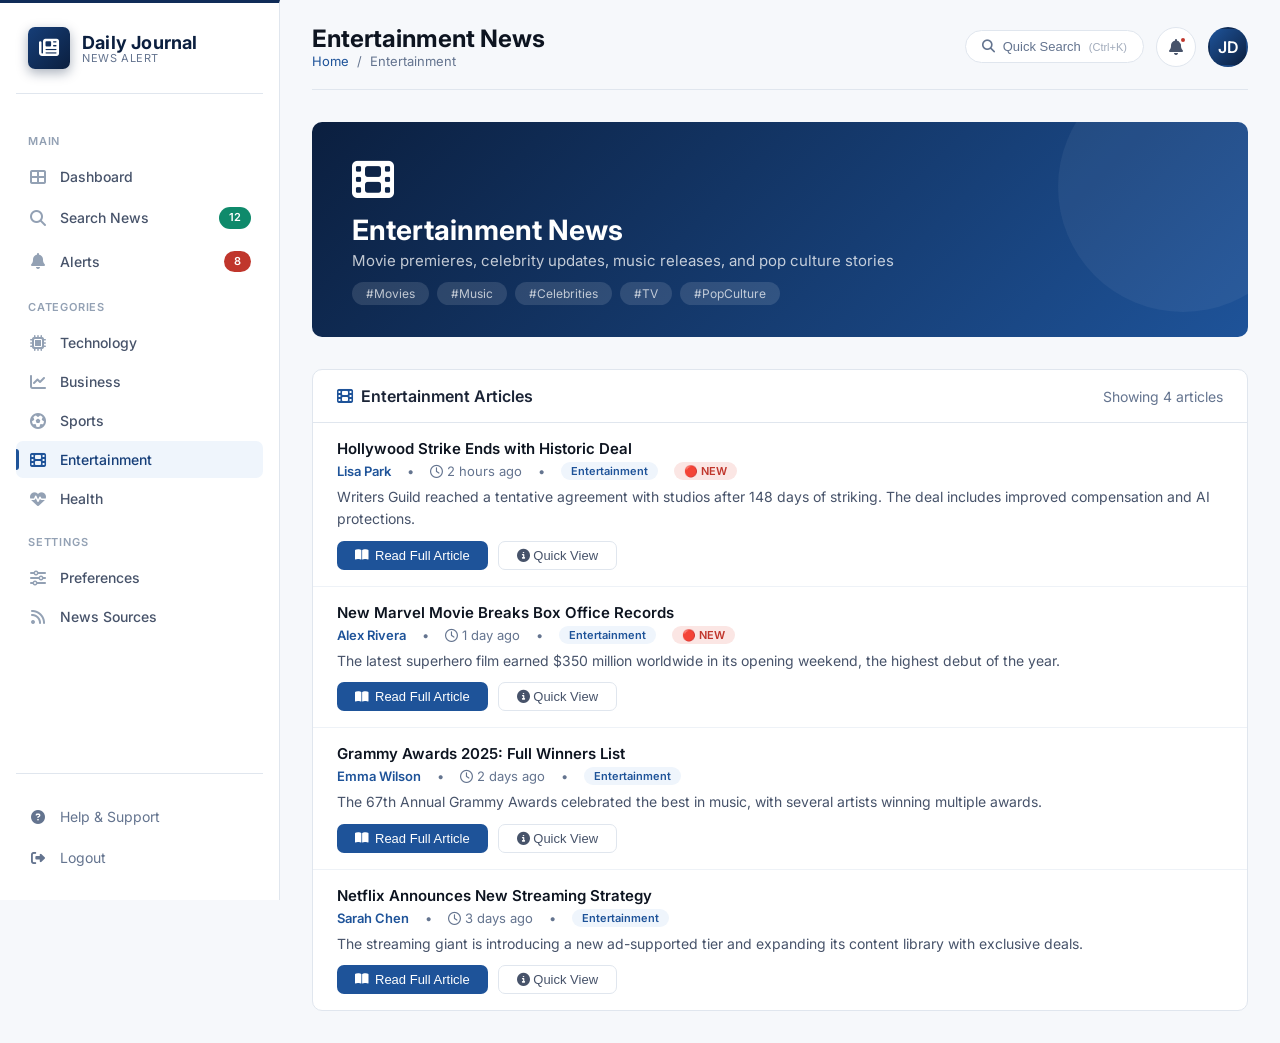
<file: category-entertainment.html>
<!DOCTYPE html>
<html lang="en">
<head>
    <meta charset="UTF-8">
    <meta name="viewport" content="width=device-width, initial-scale=1.0">
    <title>Entertainment News - NewsFlow</title>
    <link rel="stylesheet" href="https://cdnjs.cloudflare.com/ajax/libs/font-awesome/6.4.0/css/all.min.css">
    <link href="https://fonts.googleapis.com/css2?family=Inter:wght@300;400;500;600;700;800&display=swap" rel="stylesheet">
    <style>
        /* ===== GLOBAL STYLES ===== */
        :root {
            --primary-50: #EFF5FC; --primary-100: #DCE9F7; --primary-200: #B7D2EF;
            --primary-300: #86B2E2; --primary-400: #5590D2; --primary-500: #2F6FBB;
            --primary-600: #1E5399; --primary-700: #163E78; --primary-800: #102C58;
            --primary-900: #0B1F3F;
            --cat-color: #1E5399;
            --cat-color-light: #EFF5FC;
            --success: #0F8A6B; --success-bg: #DDF3EC;
            --danger: #C0362C; --danger-bg: #FBE6E4;
            --warning: #B5750F; --warning-bg: #FBF0DC;
            --gray-50: #F6F8FB; --gray-100: #EEF2F7; --gray-200: #E0E6EE;
            --gray-300: #C7D0DC; --gray-400: #93A1B4; --gray-500: #64748F;
            --gray-600: #47536A; --gray-700: #303A4D; --gray-800: #1B2436;
            --gray-900: #0D1420;
            --shadow: 0 1px 3px 0 rgba(11, 31, 63, 0.08);
            --shadow-md: 0 4px 10px -2px rgba(11, 31, 63, 0.12);
            --shadow-lg: 0 12px 24px -6px rgba(11, 31, 63, 0.16);
            --shadow-xl: 0 22px 40px -8px rgba(11, 31, 63, 0.20);
            --radius: 10px; --radius-sm: 7px;
            --transition: all 0.25s cubic-bezier(0.4, 0, 0.2, 1);
        }
        * { margin: 0; padding: 0; box-sizing: border-box; }
        body { font-family: 'Inter', sans-serif; background: var(--gray-50); color: var(--gray-800); min-height: 100vh; }
        .app-container { display: flex; min-height: 100vh; }

        /* ===== SIDEBAR ===== */
        .sidebar {
            width: 280px; background: white; border-right: 1px solid var(--gray-200);
            border-top: 3px solid var(--primary-800); padding: 24px 16px;
            position: fixed; top: 0; left: 0; bottom: 0; overflow-y: auto;
            z-index: 100; transition: var(--transition); display: flex; flex-direction: column;
        }
        .sidebar-brand { display: flex; align-items: center; gap: 12px; padding: 0 12px 24px 12px; border-bottom: 1px solid var(--gray-200); margin-bottom: 24px; }
        .sidebar-brand .logo { width: 42px; height: 42px; background: linear-gradient(135deg, var(--primary-700), var(--primary-900)); border-radius: var(--radius-sm); display: flex; align-items: center; justify-content: center; color: white; font-size: 20px; box-shadow: 0 4px 12px rgba(11, 31, 63, 0.35); }
        .sidebar-brand .brand-text h1 { font-size: 18px; font-weight: 700; color: var(--primary-900); letter-spacing: 0.2px; }
        .sidebar-brand .brand-text span { color: var(--gray-500); font-size: 11px; display: block; margin-top: -2px; text-transform: uppercase; letter-spacing: 0.6px; }
        .sidebar-nav { display: flex; flex-direction: column; gap: 2px; flex: 1; }
        .sidebar-nav .nav-label { font-size: 11px; font-weight: 600; text-transform: uppercase; letter-spacing: 0.8px; color: var(--gray-400); padding: 16px 12px 8px 12px; }
        .sidebar-nav a {
            display: flex; align-items: center; gap: 12px; padding: 10px 12px;
            border-radius: var(--radius-sm); color: var(--gray-600); text-decoration: none;
            transition: var(--transition); font-size: 14px; font-weight: 500; cursor: pointer; position: relative;
        }
        .sidebar-nav a:hover { background: var(--primary-50); color: var(--primary-700); }
        .sidebar-nav a.active { background: var(--primary-50); color: var(--primary-700); }
        .sidebar-nav a.active::before { content: ''; position: absolute; left: 0; top: 8px; bottom: 8px; width: 3px; background: var(--primary-600); border-radius: 0 4px 4px 0; }
        .sidebar-nav a i { width: 20px; text-align: center; font-size: 16px; color: var(--gray-400); transition: var(--transition); }
        .sidebar-nav a:hover i, .sidebar-nav a.active i { color: var(--primary-600); }
        .sidebar-nav a .badge { margin-left: auto; background: var(--danger); color: white; font-size: 11px; font-weight: 600; padding: 2px 10px; border-radius: 20px; line-height: 1.6; }
        .sidebar-nav a .badge.success { background: var(--success); }
        .sidebar-footer { padding-top: 24px; border-top: 1px solid var(--gray-200); display: flex; flex-direction: column; gap: 4px; }
        .sidebar-footer a { display: flex; align-items: center; gap: 12px; padding: 10px 12px; border-radius: var(--radius-sm); color: var(--gray-500); text-decoration: none; transition: var(--transition); font-size: 14px; cursor: pointer; }
        .sidebar-footer a:hover { background: var(--gray-50); color: var(--gray-700); }
        .sidebar-footer a i { width: 20px; text-align: center; }

        .main-content { margin-left: 280px; flex: 1; padding: 24px 32px 32px 32px; }

        /* ===== TOP BAR ===== */
        .topbar { display: flex; justify-content: space-between; align-items: center; padding-bottom: 20px; border-bottom: 1px solid var(--gray-200); margin-bottom: 32px; flex-wrap: wrap; gap: 16px; }
        .topbar-left { display: flex; align-items: center; gap: 16px; }
        .topbar-left h2 { font-size: 24px; font-weight: 700; color: var(--gray-900); }
        .topbar-left .breadcrumb { display: flex; align-items: center; gap: 8px; color: var(--gray-500); font-size: 13px; }
        .topbar-left .breadcrumb a { color: var(--primary-600); text-decoration: none; cursor: pointer; }
        .topbar-left .breadcrumb a:hover { text-decoration: underline; }
        .topbar-right { display: flex; align-items: center; gap: 12px; }
        .topbar-right .search-btn { padding: 8px 16px; background: white; border: 1px solid var(--gray-200); border-radius: 20px; display: flex; align-items: center; gap: 8px; color: var(--gray-500); font-size: 13px; cursor: pointer; transition: var(--transition); }
        .topbar-right .search-btn:hover { border-color: var(--primary-400); background: var(--primary-50); }
        .topbar-right .notification-bell { position: relative; width: 40px; height: 40px; display: flex; align-items: center; justify-content: center; background: white; border-radius: 50%; border: 1px solid var(--gray-200); color: var(--gray-600); cursor: pointer; transition: var(--transition); }
        .topbar-right .notification-bell:hover { background: var(--primary-50); border-color: var(--primary-300); color: var(--primary-600); }
        .topbar-right .notification-bell .dot { position: absolute; top: 8px; right: 8px; width: 8px; height: 8px; background: var(--danger); border-radius: 50%; border: 2px solid white; animation: pulse-dot 2s infinite; }
        @keyframes pulse-dot { 0%, 100% { transform: scale(1); } 50% { transform: scale(1.3); } }
        .topbar-right .user-avatar { width: 40px; height: 40px; border-radius: 50%; background: linear-gradient(135deg, var(--primary-600), var(--primary-900)); display: flex; align-items: center; justify-content: center; color: white; font-weight: 600; font-size: 16px; cursor: pointer; transition: var(--transition); border: 2px solid transparent; }
        .topbar-right .user-avatar:hover { border-color: var(--primary-300); transform: scale(1.05); }
        .menu-toggle { display: none; width: 40px; height: 40px; background: white; border: 1px solid var(--gray-200); border-radius: var(--radius-sm); align-items: center; justify-content: center; font-size: 18px; color: var(--gray-600); cursor: pointer; transition: var(--transition); }
        .menu-toggle:hover { background: var(--gray-50); }
        .mobile-overlay { display: none; position: fixed; top: 0; left: 0; right: 0; bottom: 0; background: rgba(15, 23, 42, 0.5); z-index: 90; }
        .mobile-overlay.active { display: block; }

        /* ===== CATEGORY HERO ===== */
        .category-hero {
            background: linear-gradient(135deg, var(--primary-900), var(--cat-color));
            padding: 32px 40px;
            border-radius: var(--radius);
            margin-bottom: 32px;
            color: white;
            position: relative;
            overflow: hidden;
        }
        .category-hero::after {
            content: '';
            position: absolute;
            right: -60px;
            top: -60px;
            width: 250px;
            height: 250px;
            background: rgba(255,255,255,0.05);
            border-radius: 50%;
        }
        .category-hero .hero-content { position: relative; z-index: 1; }
        .category-hero .category-icon { font-size: 42px; display: block; margin-bottom: 8px; }
        .category-hero h1 { font-size: 28px; font-weight: 700; }
        .category-hero p { color: rgba(255,255,255,0.75); font-size: 15px; margin-top: 4px; }
        .category-hero .hero-tags { display: flex; gap: 8px; margin-top: 12px; flex-wrap: wrap; position: relative; z-index: 1; }
        .category-hero .hero-tags span { padding: 4px 14px; background: rgba(255,255,255,0.12); border-radius: 20px; font-size: 12px; color: rgba(255,255,255,0.7); }

        /* ===== ARTICLES ===== */
        .category-articles {
            background: white;
            border-radius: var(--radius);
            border: 1px solid var(--gray-200);
            overflow: hidden;
            min-height: 300px;
        }
        .category-articles .articles-header {
            padding: 16px 24px;
            border-bottom: 1px solid var(--gray-200);
            display: flex;
            justify-content: space-between;
            align-items: center;
            flex-wrap: wrap;
            gap: 12px;
        }
        .category-articles .articles-header h3 { font-size: 16px; font-weight: 600; display: flex; align-items: center; gap: 8px; }
        .category-articles .articles-header h3 i { color: var(--cat-color); }
        .category-articles .articles-header span { color: var(--gray-500); font-size: 14px; }

        .article-list .article-item {
            padding: 16px 24px;
            border-bottom: 1px solid var(--gray-100);
            transition: var(--transition);
            cursor: default;
        }
        .article-list .article-item:hover { background: var(--cat-color-light); }
        .article-list .article-item:last-child { border-bottom: none; }
        .article-list .article-item .article-title { font-weight: 600; color: var(--gray-900); font-size: 15px; }
        .article-list .article-item .article-meta { display: flex; gap: 16px; font-size: 13px; color: var(--gray-500); margin-top: 4px; flex-wrap: wrap; align-items: center; }
        .article-list .article-item .article-meta .source { font-weight: 600; }
        .article-list .article-item .article-summary { font-size: 14px; color: var(--gray-600); margin-top: 6px; line-height: 1.6; }
        .article-list .article-item .article-actions {
            display: flex; gap: 10px; margin-top: 10px; flex-wrap: wrap;
        }
        .article-list .article-item .article-actions .btn-read {
            padding: 6px 18px;
            background: var(--cat-color);
            color: white;
            border: none;
            border-radius: var(--radius-sm);
            font-size: 13px;
            font-weight: 500;
            cursor: pointer;
            transition: var(--transition);
            text-decoration: none;
            display: inline-flex;
            align-items: center;
            gap: 6px;
        }
        .article-list .article-item .article-actions .btn-read:hover {
            background: var(--primary-700);
            transform: translateY(-1px);
            box-shadow: var(--shadow-md);
        }
        .article-list .article-item .article-actions .btn-read i {
            font-size: 12px;
        }
        .article-list .article-item .article-actions .btn-detail {
            padding: 6px 18px;
            background: transparent;
            color: var(--gray-600);
            border: 1px solid var(--gray-200);
            border-radius: var(--radius-sm);
            font-size: 13px;
            font-weight: 500;
            cursor: pointer;
            transition: var(--transition);
        }
        .article-list .article-item .article-actions .btn-detail:hover {
            background: var(--gray-50);
            border-color: var(--gray-300);
        }

        /* ===== LOADING ===== */
        .loading-container { display: flex; flex-direction: column; align-items: center; justify-content: center; padding: 60px 20px; gap: 16px; }
        .loading-spinner { width: 40px; height: 40px; border: 4px solid var(--gray-200); border-top-color: var(--cat-color); border-radius: 50%; animation: spin 0.8s linear infinite; }
        @keyframes spin { to { transform: rotate(360deg); } }
        .loading-text { color: var(--gray-500); font-size: 14px; }

        /* ===== FULL ARTICLE MODAL (In-Page View) ===== */
        .modal-overlay {
            position: fixed;
            top: 0; left: 0; right: 0; bottom: 0;
            background: rgba(15, 23, 42, 0.7);
            z-index: 250;
            display: none;
            align-items: center;
            justify-content: center;
            backdrop-filter: blur(4px);
        }
        .modal-overlay.active { display: flex; }

        .modal {
            background: white;
            border-radius: var(--radius);
            padding: 0;
            max-width: 900px;
            width: 92%;
            max-height: 92vh;
            box-shadow: var(--shadow-xl);
            animation: fadeInUp 0.3s ease;
            display: flex;
            flex-direction: column;
            overflow: hidden;
        }
        @keyframes fadeInUp {
            from { opacity: 0; transform: translateY(30px) scale(0.97); }
            to { opacity: 1; transform: translateY(0) scale(1); }
        }

        .modal .modal-header {
            display: flex;
            justify-content: space-between;
            align-items: center;
            padding: 16px 24px;
            border-bottom: 1px solid var(--gray-200);
            background: white;
            flex-shrink: 0;
        }
        .modal .modal-header h3 {
            font-size: 18px;
            font-weight: 600;
            color: var(--gray-900);
            display: flex;
            align-items: center;
            gap: 10px;
            overflow: hidden;
            text-overflow: ellipsis;
            white-space: nowrap;
        }
        .modal .modal-header h3 i {
            color: var(--cat-color);
        }
        .modal .modal-header .modal-close {
            width: 36px;
            height: 36px;
            border: none;
            border-radius: 50%;
            background: var(--gray-100);
            color: var(--gray-600);
            font-size: 18px;
            cursor: pointer;
            transition: var(--transition);
            display: flex;
            align-items: center;
            justify-content: center;
            flex-shrink: 0;
        }
        .modal .modal-header .modal-close:hover {
            background: var(--gray-200);
        }

        .modal .modal-body {
            flex: 1;
            overflow-y: auto;
            padding: 24px 28px;
            background: var(--gray-50);
        }

        /* Article Viewer inside Modal */
        .article-viewer {
            background: white;
            border-radius: var(--radius-sm);
            padding: 28px 32px;
            border: 1px solid var(--gray-200);
            box-shadow: var(--shadow);
        }
        .article-viewer .viewer-title {
            font-size: 24px;
            font-weight: 700;
            color: var(--gray-900);
            margin-bottom: 12px;
            line-height: 1.3;
        }
        .article-viewer .viewer-meta {
            display: flex;
            gap: 16px;
            font-size: 14px;
            color: var(--gray-500);
            margin-bottom: 16px;
            flex-wrap: wrap;
        }
        .article-viewer .viewer-meta .viewer-source {
            font-weight: 600;
            color: var(--cat-color);
        }
        .article-viewer .viewer-content {
            font-size: 15px;
            line-height: 1.8;
            color: var(--gray-700);
        }
        .article-viewer .viewer-content p {
            margin-bottom: 12px;
        }
        .article-viewer .viewer-content .placeholder-text {
            color: var(--gray-400);
            font-style: italic;
        }
        .article-viewer .viewer-actions {
            display: flex;
            gap: 12px;
            margin-top: 20px;
            padding-top: 16px;
            border-top: 1px solid var(--gray-200);
            flex-wrap: wrap;
        }
        .article-viewer .viewer-actions .btn-external {
            padding: 8px 20px;
            background: var(--cat-color);
            color: white;
            border: none;
            border-radius: var(--radius-sm);
            font-size: 13px;
            font-weight: 500;
            cursor: pointer;
            transition: var(--transition);
            text-decoration: none;
            display: inline-flex;
            align-items: center;
            gap: 8px;
        }
        .article-viewer .viewer-actions .btn-external:hover {
            background: var(--primary-700);
            transform: translateY(-1px);
            box-shadow: var(--shadow-md);
        }
        .article-viewer .viewer-actions .btn-share {
            padding: 8px 20px;
            background: var(--gray-100);
            color: var(--gray-600);
            border: none;
            border-radius: var(--radius-sm);
            font-size: 13px;
            font-weight: 500;
            cursor: pointer;
            transition: var(--transition);
            display: inline-flex;
            align-items: center;
            gap: 8px;
        }
        .article-viewer .viewer-actions .btn-share:hover {
            background: var(--gray-200);
        }

        /* ===== NOTIFICATION PANEL ===== */
        .notification-panel { position: fixed; top: 0; right: -420px; width: 400px; height: 100%; background: white; box-shadow: var(--shadow-lg); z-index: 200; transition: right 0.4s cubic-bezier(0.4, 0, 0.2, 1); display: flex; flex-direction: column; }
        .notification-panel.open { right: 0; }
        .notification-panel .panel-header { display: flex; justify-content: space-between; align-items: center; padding: 20px 24px; border-bottom: 1px solid var(--gray-200); }
        .notification-panel .panel-header h3 { font-size: 18px; font-weight: 600; display: flex; align-items: center; gap: 10px; }
        .notification-panel .panel-header h3 .count { background: var(--primary-100); color: var(--primary-700); font-size: 13px; padding: 1px 10px; border-radius: 20px; }
        .notification-panel .panel-header .close-btn { width: 36px; height: 36px; border: none; border-radius: 50%; background: var(--gray-100); color: var(--gray-600); font-size: 18px; cursor: pointer; transition: var(--transition); display: flex; align-items: center; justify-content: center; }
        .notification-panel .panel-header .close-btn:hover { background: var(--gray-200); }
        .notification-panel .panel-body { flex: 1; overflow-y: auto; padding: 16px 24px; }
        .notification-item { display: flex; gap: 14px; padding: 14px 0; border-bottom: 1px solid var(--gray-100); transition: var(--transition); cursor: pointer; }
        .notification-item:hover { background: var(--gray-50); margin: 0 -12px; padding: 14px 12px; border-radius: var(--radius-sm); }
        .notification-item .notif-icon { width: 40px; height: 40px; min-width: 40px; border-radius: 50%; display: flex; align-items: center; justify-content: center; font-size: 16px; }
        .notification-item .notif-icon.breaking { background: var(--danger-bg); color: var(--danger); }
        .notification-item .notif-icon.update { background: var(--primary-100); color: var(--primary-600); }
        .notification-item .notif-content { flex: 1; }
        .notification-item .notif-content .notif-title { font-weight: 600; font-size: 14px; color: var(--gray-800); }
        .notification-item .notif-content .notif-body { font-size: 13px; color: var(--gray-500); margin-top: 2px; }
        .notification-item .notif-content .notif-time { font-size: 12px; color: var(--gray-400); margin-top: 4px; }
        .notification-item .notif-unread { width: 8px; height: 8px; min-width: 8px; background: var(--primary-500); border-radius: 50%; margin-top: 6px; }
        .panel-footer { padding: 16px 24px; border-top: 1px solid var(--gray-200); display: flex; gap: 12px; }
        .panel-footer button { flex: 1; padding: 10px; border: none; border-radius: var(--radius-sm); font-weight: 500; cursor: pointer; transition: var(--transition); font-size: 14px; }
        .panel-footer .mark-all { background: var(--primary-50); color: var(--primary-600); }
        .panel-footer .mark-all:hover { background: var(--primary-100); }
        .panel-footer .view-all { background: var(--primary-600); color: white; }
        .panel-footer .view-all:hover { background: var(--primary-700); }
        .overlay { position: fixed; top: 0; left: 0; right: 0; bottom: 0; background: rgba(15, 23, 42, 0.4); z-index: 150; opacity: 0; visibility: hidden; transition: var(--transition); backdrop-filter: blur(4px); }
        .overlay.active { opacity: 1; visibility: visible; }

        /* ===== TOAST ===== */
        .toast-container { position: fixed; bottom: 24px; right: 24px; z-index: 300; display: flex; flex-direction: column; gap: 12px; max-width: 450px; width: 100%; }
        .toast { padding: 16px 20px; background: var(--gray-900); color: white; border-radius: var(--radius-sm); box-shadow: var(--shadow-lg); display: flex; align-items: center; gap: 12px; animation: slideInRight 0.4s ease forwards; width: 100%; }
        .toast.success { border-left: 4px solid var(--success); }
        .toast.error { border-left: 4px solid var(--danger); }
        .toast.warning { border-left: 4px solid var(--warning); }
        .toast.info { border-left: 4px solid var(--primary-400); }
        .toast .toast-icon { font-size: 20px; }
        .toast.success .toast-icon { color: var(--success); }
        .toast.error .toast-icon { color: var(--danger); }
        .toast.warning .toast-icon { color: var(--warning); }
        .toast.info .toast-icon { color: var(--primary-400); }
        .toast .toast-content { flex: 1; }
        .toast .toast-content .toast-title { font-weight: 600; font-size: 14px; }
        .toast .toast-content .toast-message { font-size: 13px; opacity: 0.8; margin-top: 2px; }
        .toast .toast-close { background: none; border: none; color: rgba(255,255,255,0.5); cursor: pointer; font-size: 16px; padding: 4px; transition: var(--transition); }
        .toast .toast-close:hover { color: white; }
        @keyframes slideInRight { from { transform: translateX(100%); opacity: 0; } to { transform: translateX(0); opacity: 1; } }
        .toast.removing { animation: slideOutRight 0.3s ease forwards; }
        @keyframes slideOutRight { from { transform: translateX(0); opacity: 1; } to { transform: translateX(100%); opacity: 0; } }

        @media (max-width: 768px) {
            .sidebar { transform: translateX(-100%); width: 280px; }
            .sidebar.open { transform: translateX(0); }
            .main-content { margin-left: 0; padding: 16px; }
            .menu-toggle { display: flex !important; }
            .topbar { flex-direction: column; align-items: stretch; gap: 12px; }
            .topbar-right { justify-content: flex-end; }
            .category-hero { padding: 24px 20px; }
            .category-hero h1 { font-size: 22px; }
            .notification-panel { width: 100%; right: -100%; }
            .toast-container { bottom: 12px; right: 12px; left: 12px; max-width: 100%; }
            .modal { max-width: 98%; max-height: 95vh; }
            .modal .modal-body { padding: 16px; }
            .article-viewer { padding: 16px; }
            .article-viewer .viewer-title { font-size: 20px; }
        }
        @media (max-width: 480px) {
            .topbar-left h2 { font-size: 20px; }
            .category-hero .category-icon { font-size: 36px; }
            .category-hero h1 { font-size: 18px; }
            .category-hero .hero-tags span { font-size: 10px; }
            .article-list .article-item .article-actions { flex-direction: column; }
            .article-list .article-item .article-actions .btn-read,
            .article-list .article-item .article-actions .btn-detail { justify-content: center; }
            .article-viewer .viewer-actions { flex-direction: column; }
            .article-viewer .viewer-actions .btn-external,
            .article-viewer .viewer-actions .btn-share { justify-content: center; }
        }
        ::-webkit-scrollbar { width: 6px; height: 6px; }
        ::-webkit-scrollbar-track { background: var(--gray-100); }
        ::-webkit-scrollbar-thumb { background: var(--gray-300); border-radius: 10px; }
        ::-webkit-scrollbar-thumb:hover { background: var(--gray-400); }
    </style>
</head>
<body>
    <div class="app-container">

        <!-- SIDEBAR -->
        <aside class="sidebar" id="sidebar">
            <div class="sidebar-brand">
                <div class="logo"><i class="fas fa-newspaper"></i></div>
                <div class="brand-text">
                    <h1>Daily Journal</h1>
                    <span>News Alert</span>
                </div>
            </div>

            <nav class="sidebar-nav">
                <div class="nav-label">Main</div>
                <a href="dashboard.html"><i class="fas fa-th-large"></i> Dashboard</a>
                <a href="search-news.html"><i class="fas fa-search"></i> Search News <span class="badge success">12</span></a>
                <a href="alerts.html"><i class="fas fa-bell"></i> Alerts <span class="badge">8</span></a>

                <div class="nav-label">Categories</div>
                <a href="category-technology.html"><i class="fas fa-microchip"></i> Technology</a>
                <a href="category-business.html"><i class="fas fa-chart-line"></i> Business</a>
                <a href="category-sports.html"><i class="fas fa-futbol"></i> Sports</a>
                <a href="category-entertainment.html" class="active"><i class="fas fa-film"></i> Entertainment</a>
                <a href="category-health.html"><i class="fas fa-heartbeat"></i> Health</a>

                <div class="nav-label">Settings</div>
                <a href="preferences.html"><i class="fas fa-sliders-h"></i> Preferences</a>
                <a href="sources.html"><i class="fas fa-rss"></i> News Sources</a>
            </nav>

            <div class="sidebar-footer">
                <a href="help.html"><i class="fas fa-question-circle"></i> Help & Support</a>
                <a href="#" id="logoutBtn"><i class="fas fa-sign-out-alt"></i> Logout</a>
            </div>
        </aside>

        <div class="mobile-overlay" id="mobileOverlay"></div>

        <main class="main-content">

            <header class="topbar">
                <div class="topbar-left">
                    <button class="menu-toggle" id="menuToggle"><i class="fas fa-bars"></i></button>
                    <div>
                        <h2>Entertainment News</h2>
                        <div class="breadcrumb"><a href="dashboard.html">Home</a><span>/</span><span>Entertainment</span></div>
                    </div>
                </div>
                <div class="topbar-right">
                    <button class="search-btn" id="quickSearchBtn"><i class="fas fa-search"></i> Quick Search <span style="font-size: 11px; opacity: 0.6;">(Ctrl+K)</span></button>
                    <div class="notification-bell" id="bellIcon"><i class="fas fa-bell"></i><span class="dot" id="bellDot"></span></div>
                    <div class="user-avatar" id="userAvatar">JD</div>
                </div>
            </header>

            <!-- CATEGORY HERO -->
            <div class="category-hero">
                <div class="hero-content">
                    <span class="category-icon"><i class="fas fa-film"></i></span>
                    <h1>Entertainment News</h1>
                    <p>Movie premieres, celebrity updates, music releases, and pop culture stories</p>
                    <div class="hero-tags">
                        <span>#Movies</span>
                        <span>#Music</span>
                        <span>#Celebrities</span>
                        <span>#TV</span>
                        <span>#PopCulture</span>
                    </div>
                </div>
            </div>

            <div class="category-articles">
                <div class="articles-header">
                    <h3><i class="fas fa-film"></i> Entertainment Articles</h3>
                    <span id="articlesCount">Loading articles...</span>
                </div>
                <div class="article-list" id="articleList">
                    <div class="loading-container">
                        <div class="loading-spinner"></div>
                        <div class="loading-text">Fetching latest entertainment news...</div>
                    </div>
                </div>
            </div>

        </main>
    </div>

    <!-- FULL ARTICLE MODAL (In-Page Viewer) -->
    <div class="modal-overlay" id="articleModal">
        <div class="modal">
            <div class="modal-header">
                <h3><i class="fas fa-newspaper"></i> <span id="modalTitle">Article</span></h3>
                <button class="modal-close" id="modalClose">&times;</button>
            </div>
            <div class="modal-body" id="modalBody">
                <!-- Article content will be rendered here -->
            </div>
        </div>
    </div>

    <!-- NOTIFICATION PANEL -->
    <div class="overlay" id="panelOverlay"></div>
    <div class="notification-panel" id="notificationPanel">
        <div class="panel-header">
            <h3><i class="fas fa-bell" style="color:var(--primary-600);"></i> News Alerts <span class="count" id="panelNotifCount">8 new</span></h3>
            <button class="close-btn" id="closePanel"><i class="fas fa-times"></i></button>
        </div>
        <div class="panel-body" id="notificationPanelBody"></div>
        <div class="panel-footer">
            <button class="mark-all" id="markAllReadBtn"><i class="fas fa-check-double"></i> Mark all read</button>
            <button class="view-all" id="viewAllNotifsBtn">View all alerts</button>
        </div>
    </div>

    <div class="toast-container" id="toastContainer"></div>

    <script>
        // ============================================
        // CONFIGURATION
        // ============================================
        const CATEGORY = 'entertainment';
        const CATEGORY_DISPLAY = 'Entertainment';
        const CATEGORY_ICON = 'fa-film';
        const CATEGORY_TAGS = ['#Movies', '#Music', '#Celebrities', '#TV', '#PopCulture'];
        const CATEGORY_COLOR = '#1E5399';
        const CATEGORY_COLOR_LIGHT = '#EFF5FC';

        const API_KEY = 'jakfb5a8yNIPMsDHGlb5FAeMqqkbAIGv5tOjtKjmrZVlho0i';
        const API_URL = `https://api.currentsapi.services/v1/latest-news?category=${CATEGORY}&language=en&apiKey=${API_KEY}`;

        // ============================================
        // TOAST MANAGER
        // ============================================
        const ToastManager = {
            container: null, idCounter: 0,
            init() { this.container = document.getElementById('toastContainer'); },
            show(options) {
                const { title, message, type = 'info', duration = 4000 } = options;
                const id = ++this.idCounter;
                const toast = document.createElement('div');
                toast.className = `toast ${type}`;
                toast.dataset.id = id;
                const iconMap = { success: 'fa-check-circle', error: 'fa-exclamation-circle', warning: 'fa-exclamation-triangle', info: 'fa-info-circle' };
                toast.innerHTML = `<div class="toast-icon"><i class="fas ${iconMap[type] || iconMap.info}"></i></div>
                    <div class="toast-content"><div class="toast-title">${title}</div><div class="toast-message">${message}</div></div>
                    <button class="toast-close" data-id="${id}"><i class="fas fa-times"></i></button>`;
                this.container.appendChild(toast);
                const timeout = setTimeout(() => this.remove(id), duration);
                toast.querySelector('.toast-close').addEventListener('click', () => { clearTimeout(timeout); this.remove(id); });
                return id;
            },
            remove(id) {
                const toast = this.container.querySelector(`[data-id="${id}"]`);
                if (toast) { toast.classList.add('removing'); setTimeout(() => toast.remove(), 300); }
            },
            success(title, message, duration) { return this.show({ title, message, type: 'success', duration }); },
            error(title, message, duration) { return this.show({ title, message, type: 'error', duration }); },
            warning(title, message, duration) { return this.show({ title, message, type: 'warning', duration }); },
            info(title, message, duration) { return this.show({ title, message, type: 'info', duration }); }
        };

        // ============================================
        // ARTICLE VIEWER (In-Page Modal)
        // ============================================
        const ArticleViewer = {
            modal: null,
            titleEl: null,
            bodyEl: null,
            closeBtn: null,

            init() {
                this.modal = document.getElementById('articleModal');
                this.titleEl = document.getElementById('modalTitle');
                this.bodyEl = document.getElementById('modalBody');
                this.closeBtn = document.getElementById('modalClose');

                this.closeBtn.addEventListener('click', () => this.close());
                this.modal.addEventListener('click', (e) => {
                    if (e.target === this.modal) this.close();
                });
                document.addEventListener('keydown', (e) => {
                    if (e.key === 'Escape') this.close();
                });
            },

            open(article) {
                const hasValidUrl = article.url && article.url !== '#' && !article.url.includes('example.com');

                // Generate full article content with placeholder for missing data
                const fullContent = `
                    <div class="article-viewer">
                        <h2 class="viewer-title">${article.title || 'Untitled Article'}</h2>
                        <div class="viewer-meta">
                            <span class="viewer-source"><i class="fas fa-rss"></i> ${article.author || 'Unknown Source'}</span>
                            <span><i class="far fa-clock"></i> ${article.published || 'Recently'}</span>
                            <span style="padding: 2px 12px; border-radius: 20px; font-size: 12px; background: var(--cat-color-light); color: var(--cat-color);">${CATEGORY_DISPLAY}</span>
                        </div>
                        <div class="viewer-content">
                            ${article.description ? `
                                <p><strong>Summary:</strong></p>
                                <p>${article.description}</p>
                            ` : '<p class="placeholder-text">No description available for this article.</p>'}
                            
                            ${article.content ? `
                                <hr style="margin: 16px 0; border-color: var(--gray-200);">
                                <p><strong>Full Content:</strong></p>
                                <p>${article.content}</p>
                            ` : `
                                <hr style="margin: 16px 0; border-color: var(--gray-200);">
                                <p class="placeholder-text">Full content is not available through the API.</p>
                            `}
                        </div>
                        <div class="viewer-actions">
                            ${hasValidUrl ? `
                                <a href="${article.url}" target="_blank" class="btn-external">
                                    <i class="fas fa-external-link-alt"></i> View on Original Site
                                </a>
                            ` : `
                                <button class="btn-external" disabled style="opacity:0.5; cursor:not-allowed;">
                                    <i class="fas fa-external-link-alt"></i> Original Site Unavailable
                                </button>
                            `}
                            <button class="btn-share" onclick="navigator.share ? navigator.share({title: '${article.title || 'Article'}', text: '${(article.description || '').substring(0, 100)}'}) : navigator.clipboard.writeText('${article.title || 'Article'} - ${article.url || window.location.href}').then(() => ToastManager.success('Copied', 'Link copied to clipboard!'))">
                                <i class="fas fa-share-alt"></i> Share
                            </button>
                            <button class="btn-share" onclick="window.print()">
                                <i class="fas fa-print"></i> Print
                            </button>
                        </div>
                    </div>
                `;

                this.titleEl.textContent = article.title || 'Article';
                this.bodyEl.innerHTML = fullContent;
                this.modal.classList.add('active');
                document.body.style.overflow = 'hidden';
            },

            close() {
                this.modal.classList.remove('active');
                document.body.style.overflow = '';
            }
        };

        // ============================================
        // CATEGORY PAGE CONTROLLER
        // ============================================
        const CategoryPage = {
            articles: [],
            isLoading: false,

            init() {
                ArticleViewer.init();
                this.bindEvents();
                this.fetchNews();
                this.setupNotificationPanel();
                console.log(`📂 ${CATEGORY_DISPLAY} category page initialized`);
            },

            bindEvents() {
                document.getElementById('quickSearchBtn').addEventListener('click', () => {
                    window.location.href = 'search-news.html';
                });

                document.getElementById('logoutBtn').addEventListener('click', (e) => {
                    e.preventDefault();
                    if (confirm('Are you sure you want to logout?')) {
                        ToastManager.success('Logged Out', 'See you next time!');
                    }
                });

                document.getElementById('userAvatar').addEventListener('click', () => {
                    ToastManager.info('Profile', 'Viewing user profile');
                });

                document.getElementById('bellIcon').addEventListener('click', () => {
                    document.getElementById('notificationPanel').classList.toggle('open');
                    document.getElementById('panelOverlay').classList.toggle('active');
                });
                document.getElementById('closePanel').addEventListener('click', () => {
                    document.getElementById('notificationPanel').classList.remove('open');
                    document.getElementById('panelOverlay').classList.remove('active');
                });
                document.getElementById('panelOverlay').addEventListener('click', () => {
                    document.getElementById('notificationPanel').classList.remove('open');
                    document.getElementById('panelOverlay').classList.remove('active');
                });
                document.getElementById('markAllReadBtn').addEventListener('click', () => {
                    ToastManager.success('All Read', 'All alerts marked as read');
                });
                document.getElementById('viewAllNotifsBtn').addEventListener('click', () => {
                    window.location.href = 'alerts.html';
                });

                document.getElementById('menuToggle').addEventListener('click', () => {
                    document.getElementById('sidebar').classList.toggle('open');
                    document.getElementById('mobileOverlay').classList.toggle('active');
                });
                document.getElementById('mobileOverlay').addEventListener('click', () => {
                    document.getElementById('sidebar').classList.remove('open');
                    document.getElementById('mobileOverlay').classList.remove('active');
                });
                window.addEventListener('resize', () => {
                    if (window.innerWidth > 768) {
                        document.getElementById('sidebar').classList.remove('open');
                        document.getElementById('mobileOverlay').classList.remove('active');
                    }
                });

                document.addEventListener('keydown', (e) => {
                    if ((e.ctrlKey || e.metaKey) && e.key === 'k') {
                        e.preventDefault();
                        window.location.href = 'search-news.html';
                    }
                });
            },

            async fetchNews() {
                this.isLoading = true;
                const container = document.getElementById('articleList');
                container.innerHTML = `
                    <div class="loading-container">
                        <div class="loading-spinner"></div>
                        <div class="loading-text">Fetching latest ${CATEGORY_DISPLAY} news...</div>
                    </div>
                `;

                try {
                    const response = await fetch(API_URL);
                    const data = await response.json();

                    if (data.status === 'ok' && data.news && data.news.length > 0) {
                        this.articles = data.news;
                        this.renderArticles();
                        ToastManager.success('Loaded', `${data.news.length} ${CATEGORY_DISPLAY} articles loaded`);
                    } else {
                        this.useSampleData();
                        ToastManager.warning('API Limited', 'Using sample data. API may have rate limits.');
                    }
                } catch (error) {
                    console.error('API Error:', error);
                    this.useSampleData();
                    ToastManager.error('API Error', 'Failed to fetch news. Using sample data.');
                }

                this.isLoading = false;
            },

            useSampleData() {
                this.articles = [
                    { 
                        title: 'Hollywood Strike Ends with Historic Deal', 
                        description: 'Writers Guild reached a tentative agreement with studios after 148 days of striking. The deal includes improved compensation and AI protections.', 
                        content: 'The Writers Guild of America (WGA) and the Alliance of Motion Picture and Television Producers (AMPTP) announced a tentative agreement late Tuesday night. The deal includes significant gains in compensation, residuals, and protections against the use of artificial intelligence in writing. The agreement will now be presented to the WGA membership for ratification. Industry insiders expect production to resume within weeks.',
                        author: 'Lisa Park', 
                        published: '2 hours ago', 
                        url: '#'
                    },
                    { 
                        title: 'New Marvel Movie Breaks Box Office Records', 
                        description: 'The latest superhero film earned $350 million worldwide in its opening weekend, the highest debut of the year.', 
                        content: 'The film shattered expectations with a $150 million domestic debut and $200 million internationally. Critics praised the film\'s visual effects and performances, with a 94% rating on Rotten Tomatoes. The studio has already greenlit a sequel, scheduled for release in 2026. The film also set a new record for IMAX screenings, generating $45 million from premium formats.',
                        author: 'Alex Rivera', 
                        published: '1 day ago', 
                        url: '#'
                    },
                    { 
                        title: 'Grammy Awards 2025: Full Winners List', 
                        description: 'The 67th Annual Grammy Awards celebrated the best in music, with several artists winning multiple awards.', 
                        content: 'The biggest winners of the night included Taylor Swift with Album of the Year for "Midnights", and Billie Eilish with Song of the Year for "What Was I Made For?". Newcomer Olivia Rodrigo won Best New Artist and Best Pop Vocal Album. The ceremony featured performances from over 20 artists and was watched by 18 million viewers, a 12% increase from last year.',
                        author: 'Emma Wilson', 
                        published: '2 days ago', 
                        url: '#'
                    },
                    { 
                        title: 'Netflix Announces New Streaming Strategy', 
                        description: 'The streaming giant is introducing a new ad-supported tier and expanding its content library with exclusive deals.', 
                        content: 'Netflix unveiled a new strategy focused on increasing subscriber growth and profitability. The company announced a lower-priced ad-supported tier coming to the US and UK markets, along with expanded content licensing deals with major studios. CFO John Smith said the company expects to add 20 million new subscribers by the end of the year. The stock jumped 15% following the announcement.',
                        author: 'Sarah Chen', 
                        published: '3 days ago', 
                        url: '#'
                    }
                ];
                this.renderArticles();
            },

            renderArticles() {
                const container = document.getElementById('articleList');

                if (this.articles.length === 0) {
                    container.innerHTML = `
                        <div style="padding: 40px; text-align: center; color: var(--gray-400);">
                            <i class="fas fa-newspaper" style="font-size: 32px; display: block; margin-bottom: 12px;"></i>
                            No articles found in this category
                        </div>
                    `;
                    document.getElementById('articlesCount').textContent = 'Showing 0 articles';
                    return;
                }

                container.innerHTML = this.articles.map((article, index) => {
                    return `
                    <div class="article-item" data-index="${index}">
                        <div class="article-title">${article.title || 'Untitled Article'}</div>
                        <div class="article-meta">
                            <span class="source" style="color: var(--cat-color);">${article.author || 'Unknown Source'}</span>
                            <span>•</span>
                            <span><i class="far fa-clock"></i> ${article.published || 'Recently'}</span>
                            <span>•</span>
                            <span style="padding: 2px 10px; border-radius: 20px; font-size: 11px; font-weight: 600; background: var(--cat-color-light); color: var(--cat-color);">${CATEGORY_DISPLAY}</span>
                            ${index < 2 ? '<span style="padding: 2px 10px; border-radius: 20px; font-size: 11px; font-weight: 600; background: var(--danger-bg); color: var(--danger);">🔴 NEW</span>' : ''}
                        </div>
                        <div class="article-summary">${article.description || 'No description available.'}</div>
                        <div class="article-actions">
                            <button class="btn-read" data-index="${index}">
                                <i class="fas fa-book-open"></i> Read Full Article
                            </button>
                            <button class="btn-detail" data-index="${index}">
                                <i class="fas fa-info-circle"></i> Quick View
                            </button>
                        </div>
                    </div>
                `}).join('');

                // Bind Read Full Article buttons
                container.querySelectorAll('.btn-read').forEach(btn => {
                    btn.addEventListener('click', (e) => {
                        e.stopPropagation();
                        const index = parseInt(btn.dataset.index);
                        const article = this.articles[index];
                        if (article) ArticleViewer.open(article);
                    });
                });

                // Bind Quick View buttons
                container.querySelectorAll('.btn-detail').forEach(btn => {
                    btn.addEventListener('click', (e) => {
                        e.stopPropagation();
                        const index = parseInt(btn.dataset.index);
                        const article = this.articles[index];
                        if (article) {
                            ToastManager.info(
                                article.title || 'Article',
                                `By ${article.author || 'Unknown'} • ${article.published || 'Recently'}`
                            );
                        }
                    });
                });

                document.getElementById('articlesCount').textContent = `Showing ${this.articles.length} articles`;
                document.getElementById('searchCount').textContent = this.articles.length;
            },

            setupNotificationPanel() {
                const body = document.getElementById('notificationPanelBody');
                const alerts = this.articles.slice(0, 5);

                if (alerts.length === 0) {
                    body.innerHTML = `<div style="text-align: center; padding: 40px 0; color: var(--gray-400);"><i class="fas fa-bell-slash" style="font-size: 32px; display: block; margin-bottom: 12px;"></i>No new alerts</div>`;
                    return;
                }

                body.innerHTML = alerts.map(alert => `
                    <div class="notification-item">
                        <div class="notif-icon ${alert.title && (alert.title.toLowerCase().includes('break') || alert.title.toLowerCase().includes('record')) ? 'breaking' : 'update'}">
                            <i class="fas ${alert.title && (alert.title.toLowerCase().includes('break') || alert.title.toLowerCase().includes('record')) ? 'fa-bolt' : 'fa-newspaper'}"></i>
                        </div>
                        <div class="notif-content">
                            <div class="notif-title">${alert.title || 'New article'}</div>
                            <div class="notif-body">${(alert.description || '').substring(0, 80)}...</div>
                            <div class="notif-time">${alert.published || 'Just now'}</div>
                        </div>
                        <div class="notif-unread"></div>
                    </div>
                `).join('');

                const count = alerts.length;
                document.getElementById('panelNotifCount').textContent = count + ' new';
                document.getElementById('notifBadge').textContent = count;
                document.getElementById('notifBadge').style.display = count > 0 ? '' : 'none';
                document.getElementById('bellDot').style.display = count > 0 ? '' : 'none';
            }
        };

        // ============================================
        // INITIALIZE
        // ============================================
        document.addEventListener('DOMContentLoaded', () => {
            ToastManager.init();
            CategoryPage.init();
            console.log(`📂 ${CATEGORY_DISPLAY} page loaded successfully!`);
        });
    </script>
</body>
</html>
</file>
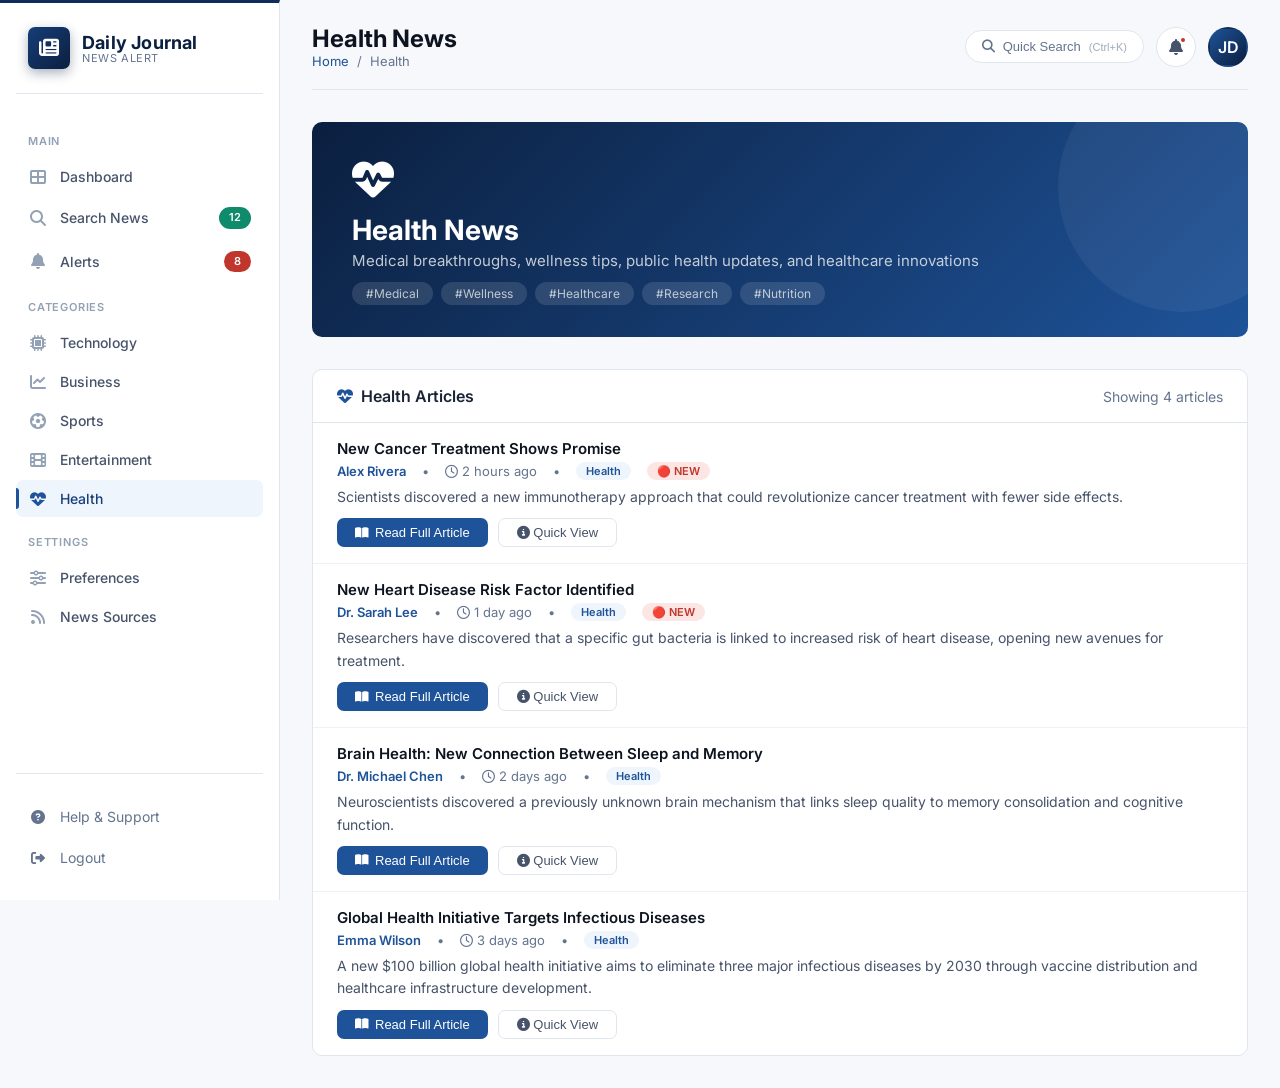
<file: category-health.html>
<!DOCTYPE html>
<html lang="en">
<head>
    <meta charset="UTF-8">
    <meta name="viewport" content="width=device-width, initial-scale=1.0">
    <title>Health News - NewsFlow</title>
    <link rel="stylesheet" href="https://cdnjs.cloudflare.com/ajax/libs/font-awesome/6.4.0/css/all.min.css">
    <link href="https://fonts.googleapis.com/css2?family=Inter:wght@300;400;500;600;700;800&display=swap" rel="stylesheet">
    <style>
        /* ===== GLOBAL STYLES ===== */
        :root {
            --primary-50: #EFF5FC; --primary-100: #DCE9F7; --primary-200: #B7D2EF;
            --primary-300: #86B2E2; --primary-400: #5590D2; --primary-500: #2F6FBB;
            --primary-600: #1E5399; --primary-700: #163E78; --primary-800: #102C58;
            --primary-900: #0B1F3F;
            --cat-color: #1E5399;
            --cat-color-light: #EFF5FC;
            --success: #0F8A6B; --success-bg: #DDF3EC;
            --danger: #C0362C; --danger-bg: #FBE6E4;
            --warning: #B5750F; --warning-bg: #FBF0DC;
            --gray-50: #F6F8FB; --gray-100: #EEF2F7; --gray-200: #E0E6EE;
            --gray-300: #C7D0DC; --gray-400: #93A1B4; --gray-500: #64748F;
            --gray-600: #47536A; --gray-700: #303A4D; --gray-800: #1B2436;
            --gray-900: #0D1420;
            --shadow: 0 1px 3px 0 rgba(11, 31, 63, 0.08);
            --shadow-md: 0 4px 10px -2px rgba(11, 31, 63, 0.12);
            --shadow-lg: 0 12px 24px -6px rgba(11, 31, 63, 0.16);
            --shadow-xl: 0 22px 40px -8px rgba(11, 31, 63, 0.20);
            --radius: 10px; --radius-sm: 7px;
            --transition: all 0.25s cubic-bezier(0.4, 0, 0.2, 1);
        }
        * { margin: 0; padding: 0; box-sizing: border-box; }
        body { font-family: 'Inter', sans-serif; background: var(--gray-50); color: var(--gray-800); min-height: 100vh; }
        .app-container { display: flex; min-height: 100vh; }

        /* ===== SIDEBAR ===== */
        .sidebar {
            width: 280px; background: white; border-right: 1px solid var(--gray-200);
            border-top: 3px solid var(--primary-800); padding: 24px 16px;
            position: fixed; top: 0; left: 0; bottom: 0; overflow-y: auto;
            z-index: 100; transition: var(--transition); display: flex; flex-direction: column;
        }
        .sidebar-brand { display: flex; align-items: center; gap: 12px; padding: 0 12px 24px 12px; border-bottom: 1px solid var(--gray-200); margin-bottom: 24px; }
        .sidebar-brand .logo { width: 42px; height: 42px; background: linear-gradient(135deg, var(--primary-700), var(--primary-900)); border-radius: var(--radius-sm); display: flex; align-items: center; justify-content: center; color: white; font-size: 20px; box-shadow: 0 4px 12px rgba(11, 31, 63, 0.35); }
        .sidebar-brand .brand-text h1 { font-size: 18px; font-weight: 700; color: var(--primary-900); letter-spacing: 0.2px; }
        .sidebar-brand .brand-text span { color: var(--gray-500); font-size: 11px; display: block; margin-top: -2px; text-transform: uppercase; letter-spacing: 0.6px; }
        .sidebar-nav { display: flex; flex-direction: column; gap: 2px; flex: 1; }
        .sidebar-nav .nav-label { font-size: 11px; font-weight: 600; text-transform: uppercase; letter-spacing: 0.8px; color: var(--gray-400); padding: 16px 12px 8px 12px; }
        .sidebar-nav a {
            display: flex; align-items: center; gap: 12px; padding: 10px 12px;
            border-radius: var(--radius-sm); color: var(--gray-600); text-decoration: none;
            transition: var(--transition); font-size: 14px; font-weight: 500; cursor: pointer; position: relative;
        }
        .sidebar-nav a:hover { background: var(--primary-50); color: var(--primary-700); }
        .sidebar-nav a.active { background: var(--primary-50); color: var(--primary-700); }
        .sidebar-nav a.active::before { content: ''; position: absolute; left: 0; top: 8px; bottom: 8px; width: 3px; background: var(--primary-600); border-radius: 0 4px 4px 0; }
        .sidebar-nav a i { width: 20px; text-align: center; font-size: 16px; color: var(--gray-400); transition: var(--transition); }
        .sidebar-nav a:hover i, .sidebar-nav a.active i { color: var(--primary-600); }
        .sidebar-nav a .badge { margin-left: auto; background: var(--danger); color: white; font-size: 11px; font-weight: 600; padding: 2px 10px; border-radius: 20px; line-height: 1.6; }
        .sidebar-nav a .badge.success { background: var(--success); }
        .sidebar-footer { padding-top: 24px; border-top: 1px solid var(--gray-200); display: flex; flex-direction: column; gap: 4px; }
        .sidebar-footer a { display: flex; align-items: center; gap: 12px; padding: 10px 12px; border-radius: var(--radius-sm); color: var(--gray-500); text-decoration: none; transition: var(--transition); font-size: 14px; cursor: pointer; }
        .sidebar-footer a:hover { background: var(--gray-50); color: var(--gray-700); }
        .sidebar-footer a i { width: 20px; text-align: center; }

        .main-content { margin-left: 280px; flex: 1; padding: 24px 32px 32px 32px; }

        /* ===== TOP BAR ===== */
        .topbar { display: flex; justify-content: space-between; align-items: center; padding-bottom: 20px; border-bottom: 1px solid var(--gray-200); margin-bottom: 32px; flex-wrap: wrap; gap: 16px; }
        .topbar-left { display: flex; align-items: center; gap: 16px; }
        .topbar-left h2 { font-size: 24px; font-weight: 700; color: var(--gray-900); }
        .topbar-left .breadcrumb { display: flex; align-items: center; gap: 8px; color: var(--gray-500); font-size: 13px; }
        .topbar-left .breadcrumb a { color: var(--primary-600); text-decoration: none; cursor: pointer; }
        .topbar-left .breadcrumb a:hover { text-decoration: underline; }
        .topbar-right { display: flex; align-items: center; gap: 12px; }
        .topbar-right .search-btn { padding: 8px 16px; background: white; border: 1px solid var(--gray-200); border-radius: 20px; display: flex; align-items: center; gap: 8px; color: var(--gray-500); font-size: 13px; cursor: pointer; transition: var(--transition); }
        .topbar-right .search-btn:hover { border-color: var(--primary-400); background: var(--primary-50); }
        .topbar-right .notification-bell { position: relative; width: 40px; height: 40px; display: flex; align-items: center; justify-content: center; background: white; border-radius: 50%; border: 1px solid var(--gray-200); color: var(--gray-600); cursor: pointer; transition: var(--transition); }
        .topbar-right .notification-bell:hover { background: var(--primary-50); border-color: var(--primary-300); color: var(--primary-600); }
        .topbar-right .notification-bell .dot { position: absolute; top: 8px; right: 8px; width: 8px; height: 8px; background: var(--danger); border-radius: 50%; border: 2px solid white; animation: pulse-dot 2s infinite; }
        @keyframes pulse-dot { 0%, 100% { transform: scale(1); } 50% { transform: scale(1.3); } }
        .topbar-right .user-avatar { width: 40px; height: 40px; border-radius: 50%; background: linear-gradient(135deg, var(--primary-600), var(--primary-900)); display: flex; align-items: center; justify-content: center; color: white; font-weight: 600; font-size: 16px; cursor: pointer; transition: var(--transition); border: 2px solid transparent; }
        .topbar-right .user-avatar:hover { border-color: var(--primary-300); transform: scale(1.05); }
        .menu-toggle { display: none; width: 40px; height: 40px; background: white; border: 1px solid var(--gray-200); border-radius: var(--radius-sm); align-items: center; justify-content: center; font-size: 18px; color: var(--gray-600); cursor: pointer; transition: var(--transition); }
        .menu-toggle:hover { background: var(--gray-50); }
        .mobile-overlay { display: none; position: fixed; top: 0; left: 0; right: 0; bottom: 0; background: rgba(15, 23, 42, 0.5); z-index: 90; }
        .mobile-overlay.active { display: block; }

        /* ===== CATEGORY HERO ===== */
        .category-hero {
            background: linear-gradient(135deg, var(--primary-900), var(--cat-color));
            padding: 32px 40px;
            border-radius: var(--radius);
            margin-bottom: 32px;
            color: white;
            position: relative;
            overflow: hidden;
        }
        .category-hero::after {
            content: '';
            position: absolute;
            right: -60px;
            top: -60px;
            width: 250px;
            height: 250px;
            background: rgba(255,255,255,0.05);
            border-radius: 50%;
        }
        .category-hero .hero-content { position: relative; z-index: 1; }
        .category-hero .category-icon { font-size: 42px; display: block; margin-bottom: 8px; }
        .category-hero h1 { font-size: 28px; font-weight: 700; }
        .category-hero p { color: rgba(255,255,255,0.75); font-size: 15px; margin-top: 4px; }
        .category-hero .hero-tags { display: flex; gap: 8px; margin-top: 12px; flex-wrap: wrap; position: relative; z-index: 1; }
        .category-hero .hero-tags span { padding: 4px 14px; background: rgba(255,255,255,0.12); border-radius: 20px; font-size: 12px; color: rgba(255,255,255,0.7); }

        /* ===== ARTICLES ===== */
        .category-articles {
            background: white;
            border-radius: var(--radius);
            border: 1px solid var(--gray-200);
            overflow: hidden;
            min-height: 300px;
        }
        .category-articles .articles-header {
            padding: 16px 24px;
            border-bottom: 1px solid var(--gray-200);
            display: flex;
            justify-content: space-between;
            align-items: center;
            flex-wrap: wrap;
            gap: 12px;
        }
        .category-articles .articles-header h3 { font-size: 16px; font-weight: 600; display: flex; align-items: center; gap: 8px; }
        .category-articles .articles-header h3 i { color: var(--cat-color); }
        .category-articles .articles-header span { color: var(--gray-500); font-size: 14px; }

        .article-list .article-item {
            padding: 16px 24px;
            border-bottom: 1px solid var(--gray-100);
            transition: var(--transition);
            cursor: default;
        }
        .article-list .article-item:hover { background: var(--cat-color-light); }
        .article-list .article-item:last-child { border-bottom: none; }
        .article-list .article-item .article-title { font-weight: 600; color: var(--gray-900); font-size: 15px; }
        .article-list .article-item .article-meta { display: flex; gap: 16px; font-size: 13px; color: var(--gray-500); margin-top: 4px; flex-wrap: wrap; align-items: center; }
        .article-list .article-item .article-meta .source { font-weight: 600; }
        .article-list .article-item .article-summary { font-size: 14px; color: var(--gray-600); margin-top: 6px; line-height: 1.6; }
        .article-list .article-item .article-actions {
            display: flex; gap: 10px; margin-top: 10px; flex-wrap: wrap;
        }
        .article-list .article-item .article-actions .btn-read {
            padding: 6px 18px;
            background: var(--cat-color);
            color: white;
            border: none;
            border-radius: var(--radius-sm);
            font-size: 13px;
            font-weight: 500;
            cursor: pointer;
            transition: var(--transition);
            text-decoration: none;
            display: inline-flex;
            align-items: center;
            gap: 6px;
        }
        .article-list .article-item .article-actions .btn-read:hover {
            background: var(--primary-700);
            transform: translateY(-1px);
            box-shadow: var(--shadow-md);
        }
        .article-list .article-item .article-actions .btn-read i {
            font-size: 12px;
        }
        .article-list .article-item .article-actions .btn-detail {
            padding: 6px 18px;
            background: transparent;
            color: var(--gray-600);
            border: 1px solid var(--gray-200);
            border-radius: var(--radius-sm);
            font-size: 13px;
            font-weight: 500;
            cursor: pointer;
            transition: var(--transition);
        }
        .article-list .article-item .article-actions .btn-detail:hover {
            background: var(--gray-50);
            border-color: var(--gray-300);
        }

        /* ===== LOADING ===== */
        .loading-container { display: flex; flex-direction: column; align-items: center; justify-content: center; padding: 60px 20px; gap: 16px; }
        .loading-spinner { width: 40px; height: 40px; border: 4px solid var(--gray-200); border-top-color: var(--cat-color); border-radius: 50%; animation: spin 0.8s linear infinite; }
        @keyframes spin { to { transform: rotate(360deg); } }
        .loading-text { color: var(--gray-500); font-size: 14px; }

        /* ===== FULL ARTICLE MODAL (In-Page View) ===== */
        .modal-overlay {
            position: fixed;
            top: 0; left: 0; right: 0; bottom: 0;
            background: rgba(15, 23, 42, 0.7);
            z-index: 250;
            display: none;
            align-items: center;
            justify-content: center;
            backdrop-filter: blur(4px);
        }
        .modal-overlay.active { display: flex; }

        .modal {
            background: white;
            border-radius: var(--radius);
            padding: 0;
            max-width: 900px;
            width: 92%;
            max-height: 92vh;
            box-shadow: var(--shadow-xl);
            animation: fadeInUp 0.3s ease;
            display: flex;
            flex-direction: column;
            overflow: hidden;
        }
        @keyframes fadeInUp {
            from { opacity: 0; transform: translateY(30px) scale(0.97); }
            to { opacity: 1; transform: translateY(0) scale(1); }
        }

        .modal .modal-header {
            display: flex;
            justify-content: space-between;
            align-items: center;
            padding: 16px 24px;
            border-bottom: 1px solid var(--gray-200);
            background: white;
            flex-shrink: 0;
        }
        .modal .modal-header h3 {
            font-size: 18px;
            font-weight: 600;
            color: var(--gray-900);
            display: flex;
            align-items: center;
            gap: 10px;
            overflow: hidden;
            text-overflow: ellipsis;
            white-space: nowrap;
        }
        .modal .modal-header h3 i {
            color: var(--cat-color);
        }
        .modal .modal-header .modal-close {
            width: 36px;
            height: 36px;
            border: none;
            border-radius: 50%;
            background: var(--gray-100);
            color: var(--gray-600);
            font-size: 18px;
            cursor: pointer;
            transition: var(--transition);
            display: flex;
            align-items: center;
            justify-content: center;
            flex-shrink: 0;
        }
        .modal .modal-header .modal-close:hover {
            background: var(--gray-200);
        }

        .modal .modal-body {
            flex: 1;
            overflow-y: auto;
            padding: 24px 28px;
            background: var(--gray-50);
        }

        /* Article Viewer inside Modal */
        .article-viewer {
            background: white;
            border-radius: var(--radius-sm);
            padding: 28px 32px;
            border: 1px solid var(--gray-200);
            box-shadow: var(--shadow);
        }
        .article-viewer .viewer-title {
            font-size: 24px;
            font-weight: 700;
            color: var(--gray-900);
            margin-bottom: 12px;
            line-height: 1.3;
        }
        .article-viewer .viewer-meta {
            display: flex;
            gap: 16px;
            font-size: 14px;
            color: var(--gray-500);
            margin-bottom: 16px;
            flex-wrap: wrap;
        }
        .article-viewer .viewer-meta .viewer-source {
            font-weight: 600;
            color: var(--cat-color);
        }
        .article-viewer .viewer-content {
            font-size: 15px;
            line-height: 1.8;
            color: var(--gray-700);
        }
        .article-viewer .viewer-content p {
            margin-bottom: 12px;
        }
        .article-viewer .viewer-content .placeholder-text {
            color: var(--gray-400);
            font-style: italic;
        }
        .article-viewer .viewer-actions {
            display: flex;
            gap: 12px;
            margin-top: 20px;
            padding-top: 16px;
            border-top: 1px solid var(--gray-200);
            flex-wrap: wrap;
        }
        .article-viewer .viewer-actions .btn-external {
            padding: 8px 20px;
            background: var(--cat-color);
            color: white;
            border: none;
            border-radius: var(--radius-sm);
            font-size: 13px;
            font-weight: 500;
            cursor: pointer;
            transition: var(--transition);
            text-decoration: none;
            display: inline-flex;
            align-items: center;
            gap: 8px;
        }
        .article-viewer .viewer-actions .btn-external:hover {
            background: var(--primary-700);
            transform: translateY(-1px);
            box-shadow: var(--shadow-md);
        }
        .article-viewer .viewer-actions .btn-share {
            padding: 8px 20px;
            background: var(--gray-100);
            color: var(--gray-600);
            border: none;
            border-radius: var(--radius-sm);
            font-size: 13px;
            font-weight: 500;
            cursor: pointer;
            transition: var(--transition);
            display: inline-flex;
            align-items: center;
            gap: 8px;
        }
        .article-viewer .viewer-actions .btn-share:hover {
            background: var(--gray-200);
        }

        /* ===== NOTIFICATION PANEL ===== */
        .notification-panel { position: fixed; top: 0; right: -420px; width: 400px; height: 100%; background: white; box-shadow: var(--shadow-lg); z-index: 200; transition: right 0.4s cubic-bezier(0.4, 0, 0.2, 1); display: flex; flex-direction: column; }
        .notification-panel.open { right: 0; }
        .notification-panel .panel-header { display: flex; justify-content: space-between; align-items: center; padding: 20px 24px; border-bottom: 1px solid var(--gray-200); }
        .notification-panel .panel-header h3 { font-size: 18px; font-weight: 600; display: flex; align-items: center; gap: 10px; }
        .notification-panel .panel-header h3 .count { background: var(--primary-100); color: var(--primary-700); font-size: 13px; padding: 1px 10px; border-radius: 20px; }
        .notification-panel .panel-header .close-btn { width: 36px; height: 36px; border: none; border-radius: 50%; background: var(--gray-100); color: var(--gray-600); font-size: 18px; cursor: pointer; transition: var(--transition); display: flex; align-items: center; justify-content: center; }
        .notification-panel .panel-header .close-btn:hover { background: var(--gray-200); }
        .notification-panel .panel-body { flex: 1; overflow-y: auto; padding: 16px 24px; }
        .notification-item { display: flex; gap: 14px; padding: 14px 0; border-bottom: 1px solid var(--gray-100); transition: var(--transition); cursor: pointer; }
        .notification-item:hover { background: var(--gray-50); margin: 0 -12px; padding: 14px 12px; border-radius: var(--radius-sm); }
        .notification-item .notif-icon { width: 40px; height: 40px; min-width: 40px; border-radius: 50%; display: flex; align-items: center; justify-content: center; font-size: 16px; }
        .notification-item .notif-icon.breaking { background: var(--danger-bg); color: var(--danger); }
        .notification-item .notif-icon.update { background: var(--primary-100); color: var(--primary-600); }
        .notification-item .notif-content { flex: 1; }
        .notification-item .notif-content .notif-title { font-weight: 600; font-size: 14px; color: var(--gray-800); }
        .notification-item .notif-content .notif-body { font-size: 13px; color: var(--gray-500); margin-top: 2px; }
        .notification-item .notif-content .notif-time { font-size: 12px; color: var(--gray-400); margin-top: 4px; }
        .notification-item .notif-unread { width: 8px; height: 8px; min-width: 8px; background: var(--primary-500); border-radius: 50%; margin-top: 6px; }
        .panel-footer { padding: 16px 24px; border-top: 1px solid var(--gray-200); display: flex; gap: 12px; }
        .panel-footer button { flex: 1; padding: 10px; border: none; border-radius: var(--radius-sm); font-weight: 500; cursor: pointer; transition: var(--transition); font-size: 14px; }
        .panel-footer .mark-all { background: var(--primary-50); color: var(--primary-600); }
        .panel-footer .mark-all:hover { background: var(--primary-100); }
        .panel-footer .view-all { background: var(--primary-600); color: white; }
        .panel-footer .view-all:hover { background: var(--primary-700); }
        .overlay { position: fixed; top: 0; left: 0; right: 0; bottom: 0; background: rgba(15, 23, 42, 0.4); z-index: 150; opacity: 0; visibility: hidden; transition: var(--transition); backdrop-filter: blur(4px); }
        .overlay.active { opacity: 1; visibility: visible; }

        /* ===== TOAST ===== */
        .toast-container { position: fixed; bottom: 24px; right: 24px; z-index: 300; display: flex; flex-direction: column; gap: 12px; max-width: 450px; width: 100%; }
        .toast { padding: 16px 20px; background: var(--gray-900); color: white; border-radius: var(--radius-sm); box-shadow: var(--shadow-lg); display: flex; align-items: center; gap: 12px; animation: slideInRight 0.4s ease forwards; width: 100%; }
        .toast.success { border-left: 4px solid var(--success); }
        .toast.error { border-left: 4px solid var(--danger); }
        .toast.warning { border-left: 4px solid var(--warning); }
        .toast.info { border-left: 4px solid var(--primary-400); }
        .toast .toast-icon { font-size: 20px; }
        .toast.success .toast-icon { color: var(--success); }
        .toast.error .toast-icon { color: var(--danger); }
        .toast.warning .toast-icon { color: var(--warning); }
        .toast.info .toast-icon { color: var(--primary-400); }
        .toast .toast-content { flex: 1; }
        .toast .toast-content .toast-title { font-weight: 600; font-size: 14px; }
        .toast .toast-content .toast-message { font-size: 13px; opacity: 0.8; margin-top: 2px; }
        .toast .toast-close { background: none; border: none; color: rgba(255,255,255,0.5); cursor: pointer; font-size: 16px; padding: 4px; transition: var(--transition); }
        .toast .toast-close:hover { color: white; }
        @keyframes slideInRight { from { transform: translateX(100%); opacity: 0; } to { transform: translateX(0); opacity: 1; } }
        .toast.removing { animation: slideOutRight 0.3s ease forwards; }
        @keyframes slideOutRight { from { transform: translateX(0); opacity: 1; } to { transform: translateX(100%); opacity: 0; } }

        @media (max-width: 768px) {
            .sidebar { transform: translateX(-100%); width: 280px; }
            .sidebar.open { transform: translateX(0); }
            .main-content { margin-left: 0; padding: 16px; }
            .menu-toggle { display: flex !important; }
            .topbar { flex-direction: column; align-items: stretch; gap: 12px; }
            .topbar-right { justify-content: flex-end; }
            .category-hero { padding: 24px 20px; }
            .category-hero h1 { font-size: 22px; }
            .notification-panel { width: 100%; right: -100%; }
            .toast-container { bottom: 12px; right: 12px; left: 12px; max-width: 100%; }
            .modal { max-width: 98%; max-height: 95vh; }
            .modal .modal-body { padding: 16px; }
            .article-viewer { padding: 16px; }
            .article-viewer .viewer-title { font-size: 20px; }
        }
        @media (max-width: 480px) {
            .topbar-left h2 { font-size: 20px; }
            .category-hero .category-icon { font-size: 36px; }
            .category-hero h1 { font-size: 18px; }
            .category-hero .hero-tags span { font-size: 10px; }
            .article-list .article-item .article-actions { flex-direction: column; }
            .article-list .article-item .article-actions .btn-read,
            .article-list .article-item .article-actions .btn-detail { justify-content: center; }
            .article-viewer .viewer-actions { flex-direction: column; }
            .article-viewer .viewer-actions .btn-external,
            .article-viewer .viewer-actions .btn-share { justify-content: center; }
        }
        ::-webkit-scrollbar { width: 6px; height: 6px; }
        ::-webkit-scrollbar-track { background: var(--gray-100); }
        ::-webkit-scrollbar-thumb { background: var(--gray-300); border-radius: 10px; }
        ::-webkit-scrollbar-thumb:hover { background: var(--gray-400); }
    </style>
</head>
<body>
    <div class="app-container">

        <!-- SIDEBAR -->
        <aside class="sidebar" id="sidebar">
            <div class="sidebar-brand">
                <div class="logo"><i class="fas fa-newspaper"></i></div>
                <div class="brand-text">
                    <h1>Daily Journal</h1>
                    <span>News Alert</span>
                </div>
            </div>

            <nav class="sidebar-nav">
                <div class="nav-label">Main</div>
                <a href="dashboard.html"><i class="fas fa-th-large"></i> Dashboard</a>
                <a href="search-news.html"><i class="fas fa-search"></i> Search News <span class="badge success">12</span></a>
                <a href="alerts.html"><i class="fas fa-bell"></i> Alerts <span class="badge">8</span></a>

                <div class="nav-label">Categories</div>
                <a href="category-technology.html"><i class="fas fa-microchip"></i> Technology</a>
                <a href="category-business.html"><i class="fas fa-chart-line"></i> Business</a>
                <a href="category-sports.html"><i class="fas fa-futbol"></i> Sports</a>
                <a href="category-entertainment.html"><i class="fas fa-film"></i> Entertainment</a>
                <a href="category-health.html" class="active"><i class="fas fa-heartbeat"></i> Health</a>

                <div class="nav-label">Settings</div>
                <a href="preferences.html"><i class="fas fa-sliders-h"></i> Preferences</a>
                <a href="sources.html"><i class="fas fa-rss"></i> News Sources</a>
            </nav>

            <div class="sidebar-footer">
                <a href="help.html"><i class="fas fa-question-circle"></i> Help & Support</a>
                <a href="#" id="logoutBtn"><i class="fas fa-sign-out-alt"></i> Logout</a>
            </div>
        </aside>

        <div class="mobile-overlay" id="mobileOverlay"></div>

        <main class="main-content">

            <header class="topbar">
                <div class="topbar-left">
                    <button class="menu-toggle" id="menuToggle"><i class="fas fa-bars"></i></button>
                    <div>
                        <h2>Health News</h2>
                        <div class="breadcrumb"><a href="dashboard.html">Home</a><span>/</span><span>Health</span></div>
                    </div>
                </div>
                <div class="topbar-right">
                    <button class="search-btn" id="quickSearchBtn"><i class="fas fa-search"></i> Quick Search <span style="font-size: 11px; opacity: 0.6;">(Ctrl+K)</span></button>
                    <div class="notification-bell" id="bellIcon"><i class="fas fa-bell"></i><span class="dot" id="bellDot"></span></div>
                    <div class="user-avatar" id="userAvatar">JD</div>
                </div>
            </header>

            <!-- CATEGORY HERO -->
            <div class="category-hero">
                <div class="hero-content">
                    <span class="category-icon"><i class="fas fa-heartbeat"></i></span>
                    <h1>Health News</h1>
                    <p>Medical breakthroughs, wellness tips, public health updates, and healthcare innovations</p>
                    <div class="hero-tags">
                        <span>#Medical</span>
                        <span>#Wellness</span>
                        <span>#Healthcare</span>
                        <span>#Research</span>
                        <span>#Nutrition</span>
                    </div>
                </div>
            </div>

            <div class="category-articles">
                <div class="articles-header">
                    <h3><i class="fas fa-heartbeat"></i> Health Articles</h3>
                    <span id="articlesCount">Loading articles...</span>
                </div>
                <div class="article-list" id="articleList">
                    <div class="loading-container">
                        <div class="loading-spinner"></div>
                        <div class="loading-text">Fetching latest health news...</div>
                    </div>
                </div>
            </div>

        </main>
    </div>

    <!-- FULL ARTICLE MODAL (In-Page Viewer) -->
    <div class="modal-overlay" id="articleModal">
        <div class="modal">
            <div class="modal-header">
                <h3><i class="fas fa-newspaper"></i> <span id="modalTitle">Article</span></h3>
                <button class="modal-close" id="modalClose">&times;</button>
            </div>
            <div class="modal-body" id="modalBody">
                <!-- Article content will be rendered here -->
            </div>
        </div>
    </div>

    <!-- NOTIFICATION PANEL -->
    <div class="overlay" id="panelOverlay"></div>
    <div class="notification-panel" id="notificationPanel">
        <div class="panel-header">
            <h3><i class="fas fa-bell" style="color:var(--primary-600);"></i> News Alerts <span class="count" id="panelNotifCount">8 new</span></h3>
            <button class="close-btn" id="closePanel"><i class="fas fa-times"></i></button>
        </div>
        <div class="panel-body" id="notificationPanelBody"></div>
        <div class="panel-footer">
            <button class="mark-all" id="markAllReadBtn"><i class="fas fa-check-double"></i> Mark all read</button>
            <button class="view-all" id="viewAllNotifsBtn">View all alerts</button>
        </div>
    </div>

    <div class="toast-container" id="toastContainer"></div>

    <script>
        // ============================================
        // CONFIGURATION
        // ============================================
        const CATEGORY = 'health';
        const CATEGORY_DISPLAY = 'Health';
        const CATEGORY_ICON = 'fa-heartbeat';
        const CATEGORY_TAGS = ['#Medical', '#Wellness', '#Healthcare', '#Research', '#Nutrition'];
        const CATEGORY_COLOR = '#1E5399';
        const CATEGORY_COLOR_LIGHT = '#EFF5FC';

        const API_KEY = 'jakfb5a8yNIPMsDHGlb5FAeMqqkbAIGv5tOjtKjmrZVlho0i';
        const API_URL = `https://api.currentsapi.services/v1/latest-news?category=${CATEGORY}&language=en&apiKey=${API_KEY}`;

        // ============================================
        // TOAST MANAGER
        // ============================================
        const ToastManager = {
            container: null, idCounter: 0,
            init() { this.container = document.getElementById('toastContainer'); },
            show(options) {
                const { title, message, type = 'info', duration = 4000 } = options;
                const id = ++this.idCounter;
                const toast = document.createElement('div');
                toast.className = `toast ${type}`;
                toast.dataset.id = id;
                const iconMap = { success: 'fa-check-circle', error: 'fa-exclamation-circle', warning: 'fa-exclamation-triangle', info: 'fa-info-circle' };
                toast.innerHTML = `<div class="toast-icon"><i class="fas ${iconMap[type] || iconMap.info}"></i></div>
                    <div class="toast-content"><div class="toast-title">${title}</div><div class="toast-message">${message}</div></div>
                    <button class="toast-close" data-id="${id}"><i class="fas fa-times"></i></button>`;
                this.container.appendChild(toast);
                const timeout = setTimeout(() => this.remove(id), duration);
                toast.querySelector('.toast-close').addEventListener('click', () => { clearTimeout(timeout); this.remove(id); });
                return id;
            },
            remove(id) {
                const toast = this.container.querySelector(`[data-id="${id}"]`);
                if (toast) { toast.classList.add('removing'); setTimeout(() => toast.remove(), 300); }
            },
            success(title, message, duration) { return this.show({ title, message, type: 'success', duration }); },
            error(title, message, duration) { return this.show({ title, message, type: 'error', duration }); },
            warning(title, message, duration) { return this.show({ title, message, type: 'warning', duration }); },
            info(title, message, duration) { return this.show({ title, message, type: 'info', duration }); }
        };

        // ============================================
        // ARTICLE VIEWER (In-Page Modal)
        // ============================================
        const ArticleViewer = {
            modal: null,
            titleEl: null,
            bodyEl: null,
            closeBtn: null,

            init() {
                this.modal = document.getElementById('articleModal');
                this.titleEl = document.getElementById('modalTitle');
                this.bodyEl = document.getElementById('modalBody');
                this.closeBtn = document.getElementById('modalClose');

                this.closeBtn.addEventListener('click', () => this.close());
                this.modal.addEventListener('click', (e) => {
                    if (e.target === this.modal) this.close();
                });
                document.addEventListener('keydown', (e) => {
                    if (e.key === 'Escape') this.close();
                });
            },

            open(article) {
                const hasValidUrl = article.url && article.url !== '#' && !article.url.includes('example.com');

                // Generate full article content with placeholder for missing data
                const fullContent = `
                    <div class="article-viewer">
                        <h2 class="viewer-title">${article.title || 'Untitled Article'}</h2>
                        <div class="viewer-meta">
                            <span class="viewer-source"><i class="fas fa-rss"></i> ${article.author || 'Unknown Source'}</span>
                            <span><i class="far fa-clock"></i> ${article.published || 'Recently'}</span>
                            <span style="padding: 2px 12px; border-radius: 20px; font-size: 12px; background: var(--cat-color-light); color: var(--cat-color);">${CATEGORY_DISPLAY}</span>
                        </div>
                        <div class="viewer-content">
                            ${article.description ? `
                                <p><strong>Summary:</strong></p>
                                <p>${article.description}</p>
                            ` : '<p class="placeholder-text">No description available for this article.</p>'}
                            
                            ${article.content ? `
                                <hr style="margin: 16px 0; border-color: var(--gray-200);">
                                <p><strong>Full Content:</strong></p>
                                <p>${article.content}</p>
                            ` : `
                                <hr style="margin: 16px 0; border-color: var(--gray-200);">
                                <p class="placeholder-text">Full content is not available through the API.</p>
                            `}
                        </div>
                        <div class="viewer-actions">
                            ${hasValidUrl ? `
                                <a href="${article.url}" target="_blank" class="btn-external">
                                    <i class="fas fa-external-link-alt"></i> View on Original Site
                                </a>
                            ` : `
                                <button class="btn-external" disabled style="opacity:0.5; cursor:not-allowed;">
                                    <i class="fas fa-external-link-alt"></i> Original Site Unavailable
                                </button>
                            `}
                            <button class="btn-share" onclick="navigator.share ? navigator.share({title: '${article.title || 'Article'}', text: '${(article.description || '').substring(0, 100)}'}) : navigator.clipboard.writeText('${article.title || 'Article'} - ${article.url || window.location.href}').then(() => ToastManager.success('Copied', 'Link copied to clipboard!'))">
                                <i class="fas fa-share-alt"></i> Share
                            </button>
                            <button class="btn-share" onclick="window.print()">
                                <i class="fas fa-print"></i> Print
                            </button>
                        </div>
                    </div>
                `;

                this.titleEl.textContent = article.title || 'Article';
                this.bodyEl.innerHTML = fullContent;
                this.modal.classList.add('active');
                document.body.style.overflow = 'hidden';
            },

            close() {
                this.modal.classList.remove('active');
                document.body.style.overflow = '';
            }
        };

        // ============================================
        // CATEGORY PAGE CONTROLLER
        // ============================================
        const CategoryPage = {
            articles: [],
            isLoading: false,

            init() {
                ArticleViewer.init();
                this.bindEvents();
                this.fetchNews();
                this.setupNotificationPanel();
                console.log(`📂 ${CATEGORY_DISPLAY} category page initialized`);
            },

            bindEvents() {
                document.getElementById('quickSearchBtn').addEventListener('click', () => {
                    window.location.href = 'search-news.html';
                });

                document.getElementById('logoutBtn').addEventListener('click', (e) => {
                    e.preventDefault();
                    if (confirm('Are you sure you want to logout?')) {
                        ToastManager.success('Logged Out', 'See you next time!');
                    }
                });

                document.getElementById('userAvatar').addEventListener('click', () => {
                    ToastManager.info('Profile', 'Viewing user profile');
                });

                document.getElementById('bellIcon').addEventListener('click', () => {
                    document.getElementById('notificationPanel').classList.toggle('open');
                    document.getElementById('panelOverlay').classList.toggle('active');
                });
                document.getElementById('closePanel').addEventListener('click', () => {
                    document.getElementById('notificationPanel').classList.remove('open');
                    document.getElementById('panelOverlay').classList.remove('active');
                });
                document.getElementById('panelOverlay').addEventListener('click', () => {
                    document.getElementById('notificationPanel').classList.remove('open');
                    document.getElementById('panelOverlay').classList.remove('active');
                });
                document.getElementById('markAllReadBtn').addEventListener('click', () => {
                    ToastManager.success('All Read', 'All alerts marked as read');
                });
                document.getElementById('viewAllNotifsBtn').addEventListener('click', () => {
                    window.location.href = 'alerts.html';
                });

                document.getElementById('menuToggle').addEventListener('click', () => {
                    document.getElementById('sidebar').classList.toggle('open');
                    document.getElementById('mobileOverlay').classList.toggle('active');
                });
                document.getElementById('mobileOverlay').addEventListener('click', () => {
                    document.getElementById('sidebar').classList.remove('open');
                    document.getElementById('mobileOverlay').classList.remove('active');
                });
                window.addEventListener('resize', () => {
                    if (window.innerWidth > 768) {
                        document.getElementById('sidebar').classList.remove('open');
                        document.getElementById('mobileOverlay').classList.remove('active');
                    }
                });

                document.addEventListener('keydown', (e) => {
                    if ((e.ctrlKey || e.metaKey) && e.key === 'k') {
                        e.preventDefault();
                        window.location.href = 'search-news.html';
                    }
                });
            },

            async fetchNews() {
                this.isLoading = true;
                const container = document.getElementById('articleList');
                container.innerHTML = `
                    <div class="loading-container">
                        <div class="loading-spinner"></div>
                        <div class="loading-text">Fetching latest ${CATEGORY_DISPLAY} news...</div>
                    </div>
                `;

                try {
                    const response = await fetch(API_URL);
                    const data = await response.json();

                    if (data.status === 'ok' && data.news && data.news.length > 0) {
                        this.articles = data.news;
                        this.renderArticles();
                        ToastManager.success('Loaded', `${data.news.length} ${CATEGORY_DISPLAY} articles loaded`);
                    } else {
                        this.useSampleData();
                        ToastManager.warning('API Limited', 'Using sample data. API may have rate limits.');
                    }
                } catch (error) {
                    console.error('API Error:', error);
                    this.useSampleData();
                    ToastManager.error('API Error', 'Failed to fetch news. Using sample data.');
                }

                this.isLoading = false;
            },

            useSampleData() {
                this.articles = [
                    { 
                        title: 'New Cancer Treatment Shows Promise', 
                        description: 'Scientists discovered a new immunotherapy approach that could revolutionize cancer treatment with fewer side effects.', 
                        content: 'The breakthrough treatment uses engineered T-cells to target cancer cells more precisely while leaving healthy cells untouched. In clinical trials, 70% of patients showed significant improvement with minimal side effects. The researchers are now planning larger trials and expect the treatment to be available within 3-5 years. This could represent the biggest advancement in cancer treatment since chemotherapy.',
                        author: 'Alex Rivera', 
                        published: '2 hours ago', 
                        url: '#'
                    },
                    { 
                        title: 'New Heart Disease Risk Factor Identified', 
                        description: 'Researchers have discovered that a specific gut bacteria is linked to increased risk of heart disease, opening new avenues for treatment.', 
                        content: 'The study, published in the Journal of Cardiology, found that individuals with high levels of certain gut bacteria had a 40% higher risk of developing heart disease. The bacteria produces a compound that contributes to plaque buildup in arteries. The researchers are now developing a probiotic supplement that could reduce the risk by targeting these bacteria.',
                        author: 'Dr. Sarah Lee', 
                        published: '1 day ago', 
                        url: '#'
                    },
                    { 
                        title: 'Brain Health: New Connection Between Sleep and Memory', 
                        description: 'Neuroscientists discovered a previously unknown brain mechanism that links sleep quality to memory consolidation and cognitive function.', 
                        content: 'The research team used advanced brain imaging to observe how the brain processes memories during different sleep stages. They found that deep sleep is critical for transferring short-term memories to long-term storage. The study suggests that sleep disorders could have a more significant impact on cognitive decline than previously thought.',
                        author: 'Dr. Michael Chen', 
                        published: '2 days ago', 
                        url: '#'
                    },
                    { 
                        title: 'Global Health Initiative Targets Infectious Diseases', 
                        description: 'A new $100 billion global health initiative aims to eliminate three major infectious diseases by 2030 through vaccine distribution and healthcare infrastructure development.', 
                        content: 'The initiative, led by the WHO and several philanthropic organizations, will focus on malaria, tuberculosis, and HIV/AIDS. The plan includes mass vaccination campaigns, healthcare worker training, and the development of new diagnostic tools. If successful, it could save up to 20 million lives over the next decade.',
                        author: 'Emma Wilson', 
                        published: '3 days ago', 
                        url: '#'
                    }
                ];
                this.renderArticles();
            },

            renderArticles() {
                const container = document.getElementById('articleList');

                if (this.articles.length === 0) {
                    container.innerHTML = `
                        <div style="padding: 40px; text-align: center; color: var(--gray-400);">
                            <i class="fas fa-newspaper" style="font-size: 32px; display: block; margin-bottom: 12px;"></i>
                            No articles found in this category
                        </div>
                    `;
                    document.getElementById('articlesCount').textContent = 'Showing 0 articles';
                    return;
                }

                container.innerHTML = this.articles.map((article, index) => {
                    return `
                    <div class="article-item" data-index="${index}">
                        <div class="article-title">${article.title || 'Untitled Article'}</div>
                        <div class="article-meta">
                            <span class="source" style="color: var(--cat-color);">${article.author || 'Unknown Source'}</span>
                            <span>•</span>
                            <span><i class="far fa-clock"></i> ${article.published || 'Recently'}</span>
                            <span>•</span>
                            <span style="padding: 2px 10px; border-radius: 20px; font-size: 11px; font-weight: 600; background: var(--cat-color-light); color: var(--cat-color);">${CATEGORY_DISPLAY}</span>
                            ${index < 2 ? '<span style="padding: 2px 10px; border-radius: 20px; font-size: 11px; font-weight: 600; background: var(--danger-bg); color: var(--danger);">🔴 NEW</span>' : ''}
                        </div>
                        <div class="article-summary">${article.description || 'No description available.'}</div>
                        <div class="article-actions">
                            <button class="btn-read" data-index="${index}">
                                <i class="fas fa-book-open"></i> Read Full Article
                            </button>
                            <button class="btn-detail" data-index="${index}">
                                <i class="fas fa-info-circle"></i> Quick View
                            </button>
                        </div>
                    </div>
                `}).join('');

                // Bind Read Full Article buttons
                container.querySelectorAll('.btn-read').forEach(btn => {
                    btn.addEventListener('click', (e) => {
                        e.stopPropagation();
                        const index = parseInt(btn.dataset.index);
                        const article = this.articles[index];
                        if (article) ArticleViewer.open(article);
                    });
                });

                // Bind Quick View buttons
                container.querySelectorAll('.btn-detail').forEach(btn => {
                    btn.addEventListener('click', (e) => {
                        e.stopPropagation();
                        const index = parseInt(btn.dataset.index);
                        const article = this.articles[index];
                        if (article) {
                            ToastManager.info(
                                article.title || 'Article',
                                `By ${article.author || 'Unknown'} • ${article.published || 'Recently'}`
                            );
                        }
                    });
                });

                document.getElementById('articlesCount').textContent = `Showing ${this.articles.length} articles`;
                document.getElementById('searchCount').textContent = this.articles.length;
            },

            setupNotificationPanel() {
                const body = document.getElementById('notificationPanelBody');
                const alerts = this.articles.slice(0, 5);

                if (alerts.length === 0) {
                    body.innerHTML = `<div style="text-align: center; padding: 40px 0; color: var(--gray-400);"><i class="fas fa-bell-slash" style="font-size: 32px; display: block; margin-bottom: 12px;"></i>No new alerts</div>`;
                    return;
                }

                body.innerHTML = alerts.map(alert => `
                    <div class="notification-item">
                        <div class="notif-icon ${alert.title && (alert.title.toLowerCase().includes('break') || alert.title.toLowerCase().includes('discover')) ? 'breaking' : 'update'}">
                            <i class="fas ${alert.title && (alert.title.toLowerCase().includes('break') || alert.title.toLowerCase().includes('discover')) ? 'fa-bolt' : 'fa-newspaper'}"></i>
                        </div>
                        <div class="notif-content">
                            <div class="notif-title">${alert.title || 'New article'}</div>
                            <div class="notif-body">${(alert.description || '').substring(0, 80)}...</div>
                            <div class="notif-time">${alert.published || 'Just now'}</div>
                        </div>
                        <div class="notif-unread"></div>
                    </div>
                `).join('');

                const count = alerts.length;
                document.getElementById('panelNotifCount').textContent = count + ' new';
                document.getElementById('notifBadge').textContent = count;
                document.getElementById('notifBadge').style.display = count > 0 ? '' : 'none';
                document.getElementById('bellDot').style.display = count > 0 ? '' : 'none';
            }
        };

        // ============================================
        // INITIALIZE
        // ============================================
        document.addEventListener('DOMContentLoaded', () => {
            ToastManager.init();
            CategoryPage.init();
            console.log(`📂 ${CATEGORY_DISPLAY} page loaded successfully!`);
        });
    </script>
</body>
</html>
</file>
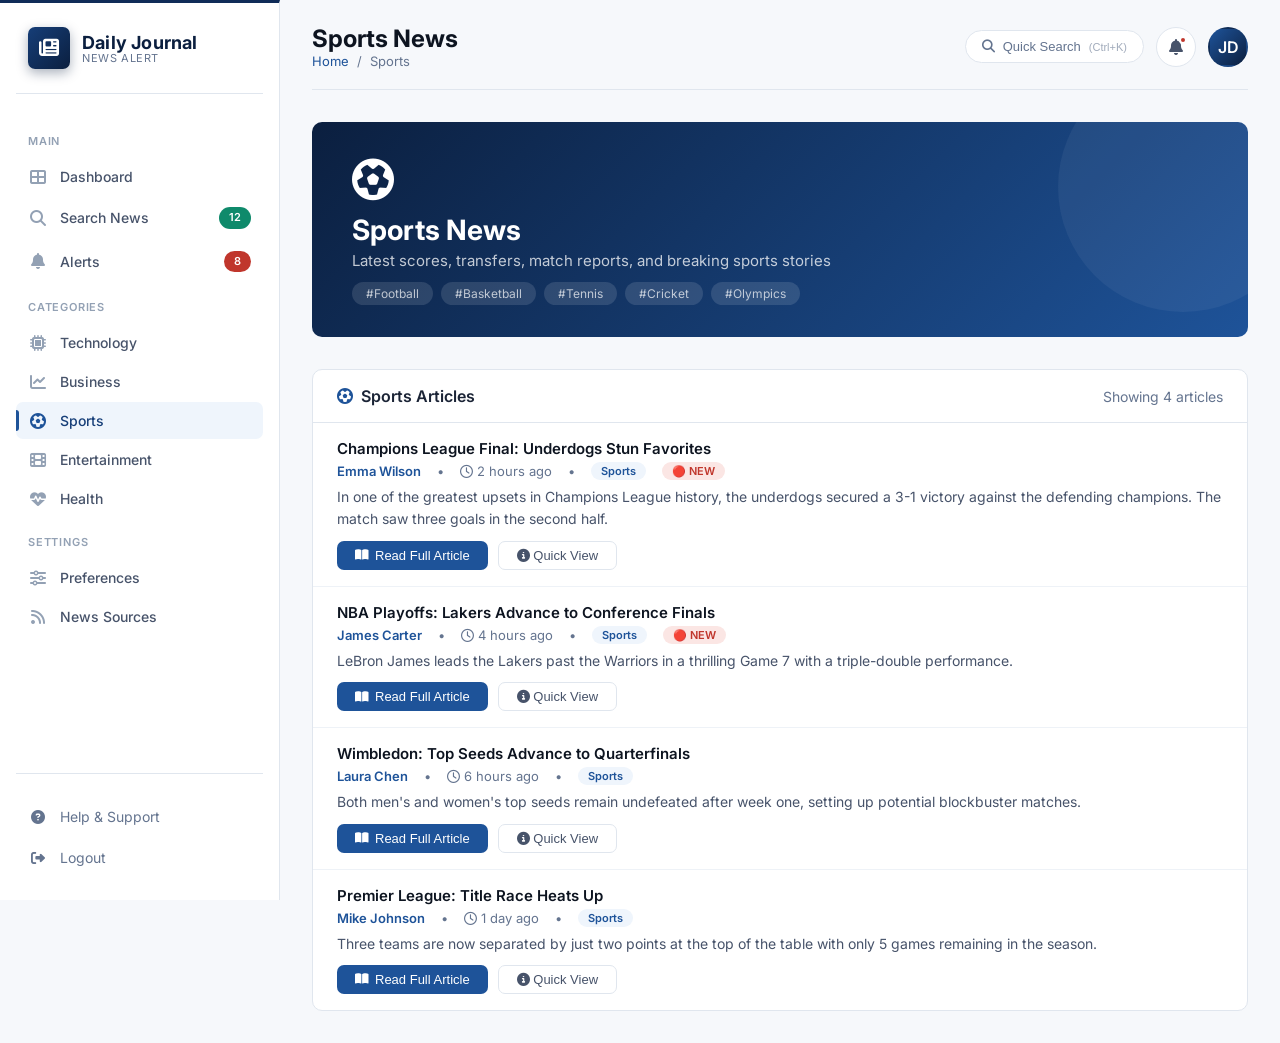
<file: category-sports.html>
<!DOCTYPE html>
<html lang="en">
<head>
    <meta charset="UTF-8">
    <meta name="viewport" content="width=device-width, initial-scale=1.0">
    <title>Sports News - NewsFlow</title>
    <link rel="stylesheet" href="https://cdnjs.cloudflare.com/ajax/libs/font-awesome/6.4.0/css/all.min.css">
    <link href="https://fonts.googleapis.com/css2?family=Inter:wght@300;400;500;600;700;800&display=swap" rel="stylesheet">
    <style>
        /* ===== GLOBAL STYLES ===== */
        :root {
            --primary-50: #EFF5FC; --primary-100: #DCE9F7; --primary-200: #B7D2EF;
            --primary-300: #86B2E2; --primary-400: #5590D2; --primary-500: #2F6FBB;
            --primary-600: #1E5399; --primary-700: #163E78; --primary-800: #102C58;
            --primary-900: #0B1F3F;
            --cat-color: #1E5399;
            --cat-color-light: #EFF5FC;
            --success: #0F8A6B; --success-bg: #DDF3EC;
            --danger: #C0362C; --danger-bg: #FBE6E4;
            --warning: #B5750F; --warning-bg: #FBF0DC;
            --gray-50: #F6F8FB; --gray-100: #EEF2F7; --gray-200: #E0E6EE;
            --gray-300: #C7D0DC; --gray-400: #93A1B4; --gray-500: #64748F;
            --gray-600: #47536A; --gray-700: #303A4D; --gray-800: #1B2436;
            --gray-900: #0D1420;
            --shadow: 0 1px 3px 0 rgba(11, 31, 63, 0.08);
            --shadow-md: 0 4px 10px -2px rgba(11, 31, 63, 0.12);
            --shadow-lg: 0 12px 24px -6px rgba(11, 31, 63, 0.16);
            --shadow-xl: 0 22px 40px -8px rgba(11, 31, 63, 0.20);
            --radius: 10px; --radius-sm: 7px;
            --transition: all 0.25s cubic-bezier(0.4, 0, 0.2, 1);
        }
        * { margin: 0; padding: 0; box-sizing: border-box; }
        body { font-family: 'Inter', sans-serif; background: var(--gray-50); color: var(--gray-800); min-height: 100vh; }
        .app-container { display: flex; min-height: 100vh; }

        /* ===== SIDEBAR ===== */
        .sidebar {
            width: 280px; background: white; border-right: 1px solid var(--gray-200);
            border-top: 3px solid var(--primary-800); padding: 24px 16px;
            position: fixed; top: 0; left: 0; bottom: 0; overflow-y: auto;
            z-index: 100; transition: var(--transition); display: flex; flex-direction: column;
        }
        .sidebar-brand { display: flex; align-items: center; gap: 12px; padding: 0 12px 24px 12px; border-bottom: 1px solid var(--gray-200); margin-bottom: 24px; }
        .sidebar-brand .logo { width: 42px; height: 42px; background: linear-gradient(135deg, var(--primary-700), var(--primary-900)); border-radius: var(--radius-sm); display: flex; align-items: center; justify-content: center; color: white; font-size: 20px; box-shadow: 0 4px 12px rgba(11, 31, 63, 0.35); }
        .sidebar-brand .brand-text h1 { font-size: 18px; font-weight: 700; color: var(--primary-900); letter-spacing: 0.2px; }
        .sidebar-brand .brand-text span { color: var(--gray-500); font-size: 11px; display: block; margin-top: -2px; text-transform: uppercase; letter-spacing: 0.6px; }
        .sidebar-nav { display: flex; flex-direction: column; gap: 2px; flex: 1; }
        .sidebar-nav .nav-label { font-size: 11px; font-weight: 600; text-transform: uppercase; letter-spacing: 0.8px; color: var(--gray-400); padding: 16px 12px 8px 12px; }
        .sidebar-nav a {
            display: flex; align-items: center; gap: 12px; padding: 10px 12px;
            border-radius: var(--radius-sm); color: var(--gray-600); text-decoration: none;
            transition: var(--transition); font-size: 14px; font-weight: 500; cursor: pointer; position: relative;
        }
        .sidebar-nav a:hover { background: var(--primary-50); color: var(--primary-700); }
        .sidebar-nav a.active { background: var(--primary-50); color: var(--primary-700); }
        .sidebar-nav a.active::before { content: ''; position: absolute; left: 0; top: 8px; bottom: 8px; width: 3px; background: var(--primary-600); border-radius: 0 4px 4px 0; }
        .sidebar-nav a i { width: 20px; text-align: center; font-size: 16px; color: var(--gray-400); transition: var(--transition); }
        .sidebar-nav a:hover i, .sidebar-nav a.active i { color: var(--primary-600); }
        .sidebar-nav a .badge { margin-left: auto; background: var(--danger); color: white; font-size: 11px; font-weight: 600; padding: 2px 10px; border-radius: 20px; line-height: 1.6; }
        .sidebar-nav a .badge.success { background: var(--success); }
        .sidebar-footer { padding-top: 24px; border-top: 1px solid var(--gray-200); display: flex; flex-direction: column; gap: 4px; }
        .sidebar-footer a { display: flex; align-items: center; gap: 12px; padding: 10px 12px; border-radius: var(--radius-sm); color: var(--gray-500); text-decoration: none; transition: var(--transition); font-size: 14px; cursor: pointer; }
        .sidebar-footer a:hover { background: var(--gray-50); color: var(--gray-700); }
        .sidebar-footer a i { width: 20px; text-align: center; }

        .main-content { margin-left: 280px; flex: 1; padding: 24px 32px 32px 32px; }

        /* ===== TOP BAR ===== */
        .topbar { display: flex; justify-content: space-between; align-items: center; padding-bottom: 20px; border-bottom: 1px solid var(--gray-200); margin-bottom: 32px; flex-wrap: wrap; gap: 16px; }
        .topbar-left { display: flex; align-items: center; gap: 16px; }
        .topbar-left h2 { font-size: 24px; font-weight: 700; color: var(--gray-900); }
        .topbar-left .breadcrumb { display: flex; align-items: center; gap: 8px; color: var(--gray-500); font-size: 13px; }
        .topbar-left .breadcrumb a { color: var(--primary-600); text-decoration: none; cursor: pointer; }
        .topbar-left .breadcrumb a:hover { text-decoration: underline; }
        .topbar-right { display: flex; align-items: center; gap: 12px; }
        .topbar-right .search-btn { padding: 8px 16px; background: white; border: 1px solid var(--gray-200); border-radius: 20px; display: flex; align-items: center; gap: 8px; color: var(--gray-500); font-size: 13px; cursor: pointer; transition: var(--transition); }
        .topbar-right .search-btn:hover { border-color: var(--primary-400); background: var(--primary-50); }
        .topbar-right .notification-bell { position: relative; width: 40px; height: 40px; display: flex; align-items: center; justify-content: center; background: white; border-radius: 50%; border: 1px solid var(--gray-200); color: var(--gray-600); cursor: pointer; transition: var(--transition); }
        .topbar-right .notification-bell:hover { background: var(--primary-50); border-color: var(--primary-300); color: var(--primary-600); }
        .topbar-right .notification-bell .dot { position: absolute; top: 8px; right: 8px; width: 8px; height: 8px; background: var(--danger); border-radius: 50%; border: 2px solid white; animation: pulse-dot 2s infinite; }
        @keyframes pulse-dot { 0%, 100% { transform: scale(1); } 50% { transform: scale(1.3); } }
        .topbar-right .user-avatar { width: 40px; height: 40px; border-radius: 50%; background: linear-gradient(135deg, var(--primary-600), var(--primary-900)); display: flex; align-items: center; justify-content: center; color: white; font-weight: 600; font-size: 16px; cursor: pointer; transition: var(--transition); border: 2px solid transparent; }
        .topbar-right .user-avatar:hover { border-color: var(--primary-300); transform: scale(1.05); }
        .menu-toggle { display: none; width: 40px; height: 40px; background: white; border: 1px solid var(--gray-200); border-radius: var(--radius-sm); align-items: center; justify-content: center; font-size: 18px; color: var(--gray-600); cursor: pointer; transition: var(--transition); }
        .menu-toggle:hover { background: var(--gray-50); }
        .mobile-overlay { display: none; position: fixed; top: 0; left: 0; right: 0; bottom: 0; background: rgba(15, 23, 42, 0.5); z-index: 90; }
        .mobile-overlay.active { display: block; }

        /* ===== CATEGORY HERO ===== */
        .category-hero {
            background: linear-gradient(135deg, var(--primary-900), var(--cat-color));
            padding: 32px 40px;
            border-radius: var(--radius);
            margin-bottom: 32px;
            color: white;
            position: relative;
            overflow: hidden;
        }
        .category-hero::after {
            content: '';
            position: absolute;
            right: -60px;
            top: -60px;
            width: 250px;
            height: 250px;
            background: rgba(255,255,255,0.05);
            border-radius: 50%;
        }
        .category-hero .hero-content { position: relative; z-index: 1; }
        .category-hero .category-icon { font-size: 42px; display: block; margin-bottom: 8px; }
        .category-hero h1 { font-size: 28px; font-weight: 700; }
        .category-hero p { color: rgba(255,255,255,0.75); font-size: 15px; margin-top: 4px; }
        .category-hero .hero-tags { display: flex; gap: 8px; margin-top: 12px; flex-wrap: wrap; position: relative; z-index: 1; }
        .category-hero .hero-tags span { padding: 4px 14px; background: rgba(255,255,255,0.12); border-radius: 20px; font-size: 12px; color: rgba(255,255,255,0.7); }

        /* ===== ARTICLES ===== */
        .category-articles {
            background: white;
            border-radius: var(--radius);
            border: 1px solid var(--gray-200);
            overflow: hidden;
            min-height: 300px;
        }
        .category-articles .articles-header {
            padding: 16px 24px;
            border-bottom: 1px solid var(--gray-200);
            display: flex;
            justify-content: space-between;
            align-items: center;
            flex-wrap: wrap;
            gap: 12px;
        }
        .category-articles .articles-header h3 { font-size: 16px; font-weight: 600; display: flex; align-items: center; gap: 8px; }
        .category-articles .articles-header h3 i { color: var(--cat-color); }
        .category-articles .articles-header span { color: var(--gray-500); font-size: 14px; }

        .article-list .article-item {
            padding: 16px 24px;
            border-bottom: 1px solid var(--gray-100);
            transition: var(--transition);
            cursor: default;
        }
        .article-list .article-item:hover { background: var(--cat-color-light); }
        .article-list .article-item:last-child { border-bottom: none; }
        .article-list .article-item .article-title { font-weight: 600; color: var(--gray-900); font-size: 15px; }
        .article-list .article-item .article-meta { display: flex; gap: 16px; font-size: 13px; color: var(--gray-500); margin-top: 4px; flex-wrap: wrap; align-items: center; }
        .article-list .article-item .article-meta .source { font-weight: 600; }
        .article-list .article-item .article-summary { font-size: 14px; color: var(--gray-600); margin-top: 6px; line-height: 1.6; }
        .article-list .article-item .article-actions {
            display: flex; gap: 10px; margin-top: 10px; flex-wrap: wrap;
        }
        .article-list .article-item .article-actions .btn-read {
            padding: 6px 18px;
            background: var(--cat-color);
            color: white;
            border: none;
            border-radius: var(--radius-sm);
            font-size: 13px;
            font-weight: 500;
            cursor: pointer;
            transition: var(--transition);
            text-decoration: none;
            display: inline-flex;
            align-items: center;
            gap: 6px;
        }
        .article-list .article-item .article-actions .btn-read:hover {
            background: var(--primary-700);
            transform: translateY(-1px);
            box-shadow: var(--shadow-md);
        }
        .article-list .article-item .article-actions .btn-read i {
            font-size: 12px;
        }
        .article-list .article-item .article-actions .btn-detail {
            padding: 6px 18px;
            background: transparent;
            color: var(--gray-600);
            border: 1px solid var(--gray-200);
            border-radius: var(--radius-sm);
            font-size: 13px;
            font-weight: 500;
            cursor: pointer;
            transition: var(--transition);
        }
        .article-list .article-item .article-actions .btn-detail:hover {
            background: var(--gray-50);
            border-color: var(--gray-300);
        }

        /* ===== LOADING ===== */
        .loading-container { display: flex; flex-direction: column; align-items: center; justify-content: center; padding: 60px 20px; gap: 16px; }
        .loading-spinner { width: 40px; height: 40px; border: 4px solid var(--gray-200); border-top-color: var(--cat-color); border-radius: 50%; animation: spin 0.8s linear infinite; }
        @keyframes spin { to { transform: rotate(360deg); } }
        .loading-text { color: var(--gray-500); font-size: 14px; }

        /* ===== FULL ARTICLE MODAL (In-Page View) ===== */
        .modal-overlay {
            position: fixed;
            top: 0; left: 0; right: 0; bottom: 0;
            background: rgba(15, 23, 42, 0.7);
            z-index: 250;
            display: none;
            align-items: center;
            justify-content: center;
            backdrop-filter: blur(4px);
        }
        .modal-overlay.active { display: flex; }

        .modal {
            background: white;
            border-radius: var(--radius);
            padding: 0;
            max-width: 900px;
            width: 92%;
            max-height: 92vh;
            box-shadow: var(--shadow-xl);
            animation: fadeInUp 0.3s ease;
            display: flex;
            flex-direction: column;
            overflow: hidden;
        }
        @keyframes fadeInUp {
            from { opacity: 0; transform: translateY(30px) scale(0.97); }
            to { opacity: 1; transform: translateY(0) scale(1); }
        }

        .modal .modal-header {
            display: flex;
            justify-content: space-between;
            align-items: center;
            padding: 16px 24px;
            border-bottom: 1px solid var(--gray-200);
            background: white;
            flex-shrink: 0;
        }
        .modal .modal-header h3 {
            font-size: 18px;
            font-weight: 600;
            color: var(--gray-900);
            display: flex;
            align-items: center;
            gap: 10px;
            overflow: hidden;
            text-overflow: ellipsis;
            white-space: nowrap;
        }
        .modal .modal-header h3 i {
            color: var(--cat-color);
        }
        .modal .modal-header .modal-close {
            width: 36px;
            height: 36px;
            border: none;
            border-radius: 50%;
            background: var(--gray-100);
            color: var(--gray-600);
            font-size: 18px;
            cursor: pointer;
            transition: var(--transition);
            display: flex;
            align-items: center;
            justify-content: center;
            flex-shrink: 0;
        }
        .modal .modal-header .modal-close:hover {
            background: var(--gray-200);
        }

        .modal .modal-body {
            flex: 1;
            overflow-y: auto;
            padding: 24px 28px;
            background: var(--gray-50);
        }

        /* Article Viewer inside Modal */
        .article-viewer {
            background: white;
            border-radius: var(--radius-sm);
            padding: 28px 32px;
            border: 1px solid var(--gray-200);
            box-shadow: var(--shadow);
        }
        .article-viewer .viewer-title {
            font-size: 24px;
            font-weight: 700;
            color: var(--gray-900);
            margin-bottom: 12px;
            line-height: 1.3;
        }
        .article-viewer .viewer-meta {
            display: flex;
            gap: 16px;
            font-size: 14px;
            color: var(--gray-500);
            margin-bottom: 16px;
            flex-wrap: wrap;
        }
        .article-viewer .viewer-meta .viewer-source {
            font-weight: 600;
            color: var(--cat-color);
        }
        .article-viewer .viewer-content {
            font-size: 15px;
            line-height: 1.8;
            color: var(--gray-700);
        }
        .article-viewer .viewer-content p {
            margin-bottom: 12px;
        }
        .article-viewer .viewer-content .placeholder-text {
            color: var(--gray-400);
            font-style: italic;
        }
        .article-viewer .viewer-actions {
            display: flex;
            gap: 12px;
            margin-top: 20px;
            padding-top: 16px;
            border-top: 1px solid var(--gray-200);
            flex-wrap: wrap;
        }
        .article-viewer .viewer-actions .btn-external {
            padding: 8px 20px;
            background: var(--cat-color);
            color: white;
            border: none;
            border-radius: var(--radius-sm);
            font-size: 13px;
            font-weight: 500;
            cursor: pointer;
            transition: var(--transition);
            text-decoration: none;
            display: inline-flex;
            align-items: center;
            gap: 8px;
        }
        .article-viewer .viewer-actions .btn-external:hover {
            background: var(--primary-700);
            transform: translateY(-1px);
            box-shadow: var(--shadow-md);
        }
        .article-viewer .viewer-actions .btn-share {
            padding: 8px 20px;
            background: var(--gray-100);
            color: var(--gray-600);
            border: none;
            border-radius: var(--radius-sm);
            font-size: 13px;
            font-weight: 500;
            cursor: pointer;
            transition: var(--transition);
            display: inline-flex;
            align-items: center;
            gap: 8px;
        }
        .article-viewer .viewer-actions .btn-share:hover {
            background: var(--gray-200);
        }

        /* ===== NOTIFICATION PANEL ===== */
        .notification-panel { position: fixed; top: 0; right: -420px; width: 400px; height: 100%; background: white; box-shadow: var(--shadow-lg); z-index: 200; transition: right 0.4s cubic-bezier(0.4, 0, 0.2, 1); display: flex; flex-direction: column; }
        .notification-panel.open { right: 0; }
        .notification-panel .panel-header { display: flex; justify-content: space-between; align-items: center; padding: 20px 24px; border-bottom: 1px solid var(--gray-200); }
        .notification-panel .panel-header h3 { font-size: 18px; font-weight: 600; display: flex; align-items: center; gap: 10px; }
        .notification-panel .panel-header h3 .count { background: var(--primary-100); color: var(--primary-700); font-size: 13px; padding: 1px 10px; border-radius: 20px; }
        .notification-panel .panel-header .close-btn { width: 36px; height: 36px; border: none; border-radius: 50%; background: var(--gray-100); color: var(--gray-600); font-size: 18px; cursor: pointer; transition: var(--transition); display: flex; align-items: center; justify-content: center; }
        .notification-panel .panel-header .close-btn:hover { background: var(--gray-200); }
        .notification-panel .panel-body { flex: 1; overflow-y: auto; padding: 16px 24px; }
        .notification-item { display: flex; gap: 14px; padding: 14px 0; border-bottom: 1px solid var(--gray-100); transition: var(--transition); cursor: pointer; }
        .notification-item:hover { background: var(--gray-50); margin: 0 -12px; padding: 14px 12px; border-radius: var(--radius-sm); }
        .notification-item .notif-icon { width: 40px; height: 40px; min-width: 40px; border-radius: 50%; display: flex; align-items: center; justify-content: center; font-size: 16px; }
        .notification-item .notif-icon.breaking { background: var(--danger-bg); color: var(--danger); }
        .notification-item .notif-icon.update { background: var(--primary-100); color: var(--primary-600); }
        .notification-item .notif-content { flex: 1; }
        .notification-item .notif-content .notif-title { font-weight: 600; font-size: 14px; color: var(--gray-800); }
        .notification-item .notif-content .notif-body { font-size: 13px; color: var(--gray-500); margin-top: 2px; }
        .notification-item .notif-content .notif-time { font-size: 12px; color: var(--gray-400); margin-top: 4px; }
        .notification-item .notif-unread { width: 8px; height: 8px; min-width: 8px; background: var(--primary-500); border-radius: 50%; margin-top: 6px; }
        .panel-footer { padding: 16px 24px; border-top: 1px solid var(--gray-200); display: flex; gap: 12px; }
        .panel-footer button { flex: 1; padding: 10px; border: none; border-radius: var(--radius-sm); font-weight: 500; cursor: pointer; transition: var(--transition); font-size: 14px; }
        .panel-footer .mark-all { background: var(--primary-50); color: var(--primary-600); }
        .panel-footer .mark-all:hover { background: var(--primary-100); }
        .panel-footer .view-all { background: var(--primary-600); color: white; }
        .panel-footer .view-all:hover { background: var(--primary-700); }
        .overlay { position: fixed; top: 0; left: 0; right: 0; bottom: 0; background: rgba(15, 23, 42, 0.4); z-index: 150; opacity: 0; visibility: hidden; transition: var(--transition); backdrop-filter: blur(4px); }
        .overlay.active { opacity: 1; visibility: visible; }

        /* ===== TOAST ===== */
        .toast-container { position: fixed; bottom: 24px; right: 24px; z-index: 300; display: flex; flex-direction: column; gap: 12px; max-width: 450px; width: 100%; }
        .toast { padding: 16px 20px; background: var(--gray-900); color: white; border-radius: var(--radius-sm); box-shadow: var(--shadow-lg); display: flex; align-items: center; gap: 12px; animation: slideInRight 0.4s ease forwards; width: 100%; }
        .toast.success { border-left: 4px solid var(--success); }
        .toast.error { border-left: 4px solid var(--danger); }
        .toast.warning { border-left: 4px solid var(--warning); }
        .toast.info { border-left: 4px solid var(--primary-400); }
        .toast .toast-icon { font-size: 20px; }
        .toast.success .toast-icon { color: var(--success); }
        .toast.error .toast-icon { color: var(--danger); }
        .toast.warning .toast-icon { color: var(--warning); }
        .toast.info .toast-icon { color: var(--primary-400); }
        .toast .toast-content { flex: 1; }
        .toast .toast-content .toast-title { font-weight: 600; font-size: 14px; }
        .toast .toast-content .toast-message { font-size: 13px; opacity: 0.8; margin-top: 2px; }
        .toast .toast-close { background: none; border: none; color: rgba(255,255,255,0.5); cursor: pointer; font-size: 16px; padding: 4px; transition: var(--transition); }
        .toast .toast-close:hover { color: white; }
        @keyframes slideInRight { from { transform: translateX(100%); opacity: 0; } to { transform: translateX(0); opacity: 1; } }
        .toast.removing { animation: slideOutRight 0.3s ease forwards; }
        @keyframes slideOutRight { from { transform: translateX(0); opacity: 1; } to { transform: translateX(100%); opacity: 0; } }

        @media (max-width: 768px) {
            .sidebar { transform: translateX(-100%); width: 280px; }
            .sidebar.open { transform: translateX(0); }
            .main-content { margin-left: 0; padding: 16px; }
            .menu-toggle { display: flex !important; }
            .topbar { flex-direction: column; align-items: stretch; gap: 12px; }
            .topbar-right { justify-content: flex-end; }
            .category-hero { padding: 24px 20px; }
            .category-hero h1 { font-size: 22px; }
            .notification-panel { width: 100%; right: -100%; }
            .toast-container { bottom: 12px; right: 12px; left: 12px; max-width: 100%; }
            .modal { max-width: 98%; max-height: 95vh; }
            .modal .modal-body { padding: 16px; }
            .article-viewer { padding: 16px; }
            .article-viewer .viewer-title { font-size: 20px; }
        }
        @media (max-width: 480px) {
            .topbar-left h2 { font-size: 20px; }
            .category-hero .category-icon { font-size: 36px; }
            .category-hero h1 { font-size: 18px; }
            .category-hero .hero-tags span { font-size: 10px; }
            .article-list .article-item .article-actions { flex-direction: column; }
            .article-list .article-item .article-actions .btn-read,
            .article-list .article-item .article-actions .btn-detail { justify-content: center; }
            .article-viewer .viewer-actions { flex-direction: column; }
            .article-viewer .viewer-actions .btn-external,
            .article-viewer .viewer-actions .btn-share { justify-content: center; }
        }
        ::-webkit-scrollbar { width: 6px; height: 6px; }
        ::-webkit-scrollbar-track { background: var(--gray-100); }
        ::-webkit-scrollbar-thumb { background: var(--gray-300); border-radius: 10px; }
        ::-webkit-scrollbar-thumb:hover { background: var(--gray-400); }
    </style>
</head>
<body>
    <div class="app-container">

        <!-- SIDEBAR -->
        <aside class="sidebar" id="sidebar">
            <div class="sidebar-brand">
                <div class="logo"><i class="fas fa-newspaper"></i></div>
                <div class="brand-text">
                    <h1>Daily Journal</h1>
                    <span>News Alert</span>
                </div>
            </div>

            <nav class="sidebar-nav">
                <div class="nav-label">Main</div>
                <a href="dashboard.html"><i class="fas fa-th-large"></i> Dashboard</a>
                <a href="search-news.html"><i class="fas fa-search"></i> Search News <span class="badge success">12</span></a>
                <a href="alerts.html"><i class="fas fa-bell"></i> Alerts <span class="badge">8</span></a>

                <div class="nav-label">Categories</div>
                <a href="category-technology.html"><i class="fas fa-microchip"></i> Technology</a>
                <a href="category-business.html"><i class="fas fa-chart-line"></i> Business</a>
                <a href="category-sports.html" class="active"><i class="fas fa-futbol"></i> Sports</a>
                <a href="category-entertainment.html"><i class="fas fa-film"></i> Entertainment</a>
                <a href="category-health.html"><i class="fas fa-heartbeat"></i> Health</a>

                <div class="nav-label">Settings</div>
                <a href="preferences.html"><i class="fas fa-sliders-h"></i> Preferences</a>
                <a href="sources.html"><i class="fas fa-rss"></i> News Sources</a>
            </nav>

            <div class="sidebar-footer">
                <a href="help.html"><i class="fas fa-question-circle"></i> Help & Support</a>
                <a href="#" id="logoutBtn"><i class="fas fa-sign-out-alt"></i> Logout</a>
            </div>
        </aside>

        <div class="mobile-overlay" id="mobileOverlay"></div>

        <main class="main-content">

            <header class="topbar">
                <div class="topbar-left">
                    <button class="menu-toggle" id="menuToggle"><i class="fas fa-bars"></i></button>
                    <div>
                        <h2>Sports News</h2>
                        <div class="breadcrumb"><a href="dashboard.html">Home</a><span>/</span><span>Sports</span></div>
                    </div>
                </div>
                <div class="topbar-right">
                    <button class="search-btn" id="quickSearchBtn"><i class="fas fa-search"></i> Quick Search <span style="font-size: 11px; opacity: 0.6;">(Ctrl+K)</span></button>
                    <div class="notification-bell" id="bellIcon"><i class="fas fa-bell"></i><span class="dot" id="bellDot"></span></div>
                    <div class="user-avatar" id="userAvatar">JD</div>
                </div>
            </header>

            <!-- CATEGORY HERO -->
            <div class="category-hero">
                <div class="hero-content">
                    <span class="category-icon"><i class="fas fa-futbol"></i></span>
                    <h1>Sports News</h1>
                    <p>Latest scores, transfers, match reports, and breaking sports stories</p>
                    <div class="hero-tags">
                        <span>#Football</span>
                        <span>#Basketball</span>
                        <span>#Tennis</span>
                        <span>#Cricket</span>
                        <span>#Olympics</span>
                    </div>
                </div>
            </div>

            <div class="category-articles">
                <div class="articles-header">
                    <h3><i class="fas fa-futbol"></i> Sports Articles</h3>
                    <span id="articlesCount">Loading articles...</span>
                </div>
                <div class="article-list" id="articleList">
                    <div class="loading-container">
                        <div class="loading-spinner"></div>
                        <div class="loading-text">Fetching latest sports news...</div>
                    </div>
                </div>
            </div>

        </main>
    </div>

    <!-- FULL ARTICLE MODAL (In-Page Viewer) -->
    <div class="modal-overlay" id="articleModal">
        <div class="modal">
            <div class="modal-header">
                <h3><i class="fas fa-newspaper"></i> <span id="modalTitle">Article</span></h3>
                <button class="modal-close" id="modalClose">&times;</button>
            </div>
            <div class="modal-body" id="modalBody">
                <!-- Article content will be rendered here -->
            </div>
        </div>
    </div>

    <!-- NOTIFICATION PANEL -->
    <div class="overlay" id="panelOverlay"></div>
    <div class="notification-panel" id="notificationPanel">
        <div class="panel-header">
            <h3><i class="fas fa-bell" style="color:var(--primary-600);"></i> News Alerts <span class="count" id="panelNotifCount">8 new</span></h3>
            <button class="close-btn" id="closePanel"><i class="fas fa-times"></i></button>
        </div>
        <div class="panel-body" id="notificationPanelBody"></div>
        <div class="panel-footer">
            <button class="mark-all" id="markAllReadBtn"><i class="fas fa-check-double"></i> Mark all read</button>
            <button class="view-all" id="viewAllNotifsBtn">View all alerts</button>
        </div>
    </div>

    <div class="toast-container" id="toastContainer"></div>

    <script>
        // ============================================
        // CONFIGURATION
        // ============================================
        const CATEGORY = 'sports';
        const CATEGORY_DISPLAY = 'Sports';
        const CATEGORY_ICON = 'fa-futbol';
        const CATEGORY_TAGS = ['#Football', '#Basketball', '#Tennis', '#Cricket', '#Olympics'];
        const CATEGORY_COLOR = '#1E5399';
        const CATEGORY_COLOR_LIGHT = '#EFF5FC';

        const API_KEY = 'jakfb5a8yNIPMsDHGlb5FAeMqqkbAIGv5tOjtKjmrZVlho0i';
        const API_URL = `https://api.currentsapi.services/v1/latest-news?category=${CATEGORY}&language=en&apiKey=${API_KEY}`;

        // ============================================
        // TOAST MANAGER
        // ============================================
        const ToastManager = {
            container: null, idCounter: 0,
            init() { this.container = document.getElementById('toastContainer'); },
            show(options) {
                const { title, message, type = 'info', duration = 4000 } = options;
                const id = ++this.idCounter;
                const toast = document.createElement('div');
                toast.className = `toast ${type}`;
                toast.dataset.id = id;
                const iconMap = { success: 'fa-check-circle', error: 'fa-exclamation-circle', warning: 'fa-exclamation-triangle', info: 'fa-info-circle' };
                toast.innerHTML = `<div class="toast-icon"><i class="fas ${iconMap[type] || iconMap.info}"></i></div>
                    <div class="toast-content"><div class="toast-title">${title}</div><div class="toast-message">${message}</div></div>
                    <button class="toast-close" data-id="${id}"><i class="fas fa-times"></i></button>`;
                this.container.appendChild(toast);
                const timeout = setTimeout(() => this.remove(id), duration);
                toast.querySelector('.toast-close').addEventListener('click', () => { clearTimeout(timeout); this.remove(id); });
                return id;
            },
            remove(id) {
                const toast = this.container.querySelector(`[data-id="${id}"]`);
                if (toast) { toast.classList.add('removing'); setTimeout(() => toast.remove(), 300); }
            },
            success(title, message, duration) { return this.show({ title, message, type: 'success', duration }); },
            error(title, message, duration) { return this.show({ title, message, type: 'error', duration }); },
            warning(title, message, duration) { return this.show({ title, message, type: 'warning', duration }); },
            info(title, message, duration) { return this.show({ title, message, type: 'info', duration }); }
        };

        // ============================================
        // ARTICLE VIEWER (In-Page Modal)
        // ============================================
        const ArticleViewer = {
            modal: null,
            titleEl: null,
            bodyEl: null,
            closeBtn: null,

            init() {
                this.modal = document.getElementById('articleModal');
                this.titleEl = document.getElementById('modalTitle');
                this.bodyEl = document.getElementById('modalBody');
                this.closeBtn = document.getElementById('modalClose');

                this.closeBtn.addEventListener('click', () => this.close());
                this.modal.addEventListener('click', (e) => {
                    if (e.target === this.modal) this.close();
                });
                document.addEventListener('keydown', (e) => {
                    if (e.key === 'Escape') this.close();
                });
            },

            open(article) {
                const hasValidUrl = article.url && article.url !== '#' && !article.url.includes('example.com');

                // Generate full article content with placeholder for missing data
                const fullContent = `
                    <div class="article-viewer">
                        <h2 class="viewer-title">${article.title || 'Untitled Article'}</h2>
                        <div class="viewer-meta">
                            <span class="viewer-source"><i class="fas fa-rss"></i> ${article.author || 'Unknown Source'}</span>
                            <span><i class="far fa-clock"></i> ${article.published || 'Recently'}</span>
                            <span style="padding: 2px 12px; border-radius: 20px; font-size: 12px; background: var(--cat-color-light); color: var(--cat-color);">${CATEGORY_DISPLAY}</span>
                        </div>
                        <div class="viewer-content">
                            ${article.description ? `
                                <p><strong>Summary:</strong></p>
                                <p>${article.description}</p>
                            ` : '<p class="placeholder-text">No description available for this article.</p>'}
                            
                            ${article.content ? `
                                <hr style="margin: 16px 0; border-color: var(--gray-200);">
                                <p><strong>Full Content:</strong></p>
                                <p>${article.content}</p>
                            ` : `
                                <hr style="margin: 16px 0; border-color: var(--gray-200);">
                                <p class="placeholder-text">Full content is not available through the API.</p>
                            `}
                        </div>
                        <div class="viewer-actions">
                            ${hasValidUrl ? `
                                <a href="${article.url}" target="_blank" class="btn-external">
                                    <i class="fas fa-external-link-alt"></i> View on Original Site
                                </a>
                            ` : `
                                <button class="btn-external" disabled style="opacity:0.5; cursor:not-allowed;">
                                    <i class="fas fa-external-link-alt"></i> Original Site Unavailable
                                </button>
                            `}
                            <button class="btn-share" onclick="navigator.share ? navigator.share({title: '${article.title || 'Article'}', text: '${(article.description || '').substring(0, 100)}'}) : navigator.clipboard.writeText('${article.title || 'Article'} - ${article.url || window.location.href}').then(() => ToastManager.success('Copied', 'Link copied to clipboard!'))">
                                <i class="fas fa-share-alt"></i> Share
                            </button>
                            <button class="btn-share" onclick="window.print()">
                                <i class="fas fa-print"></i> Print
                            </button>
                        </div>
                    </div>
                `;

                this.titleEl.textContent = article.title || 'Article';
                this.bodyEl.innerHTML = fullContent;
                this.modal.classList.add('active');
                document.body.style.overflow = 'hidden';
            },

            close() {
                this.modal.classList.remove('active');
                document.body.style.overflow = '';
            }
        };

        // ============================================
        // CATEGORY PAGE CONTROLLER
        // ============================================
        const CategoryPage = {
            articles: [],
            isLoading: false,

            init() {
                ArticleViewer.init();
                this.bindEvents();
                this.fetchNews();
                this.setupNotificationPanel();
                console.log(`📂 ${CATEGORY_DISPLAY} category page initialized`);
            },

            bindEvents() {
                document.getElementById('quickSearchBtn').addEventListener('click', () => {
                    window.location.href = 'search-news.html';
                });

                document.getElementById('logoutBtn').addEventListener('click', (e) => {
                    e.preventDefault();
                    if (confirm('Are you sure you want to logout?')) {
                        ToastManager.success('Logged Out', 'See you next time!');
                    }
                });

                document.getElementById('userAvatar').addEventListener('click', () => {
                    ToastManager.info('Profile', 'Viewing user profile');
                });

                document.getElementById('bellIcon').addEventListener('click', () => {
                    document.getElementById('notificationPanel').classList.toggle('open');
                    document.getElementById('panelOverlay').classList.toggle('active');
                });
                document.getElementById('closePanel').addEventListener('click', () => {
                    document.getElementById('notificationPanel').classList.remove('open');
                    document.getElementById('panelOverlay').classList.remove('active');
                });
                document.getElementById('panelOverlay').addEventListener('click', () => {
                    document.getElementById('notificationPanel').classList.remove('open');
                    document.getElementById('panelOverlay').classList.remove('active');
                });
                document.getElementById('markAllReadBtn').addEventListener('click', () => {
                    ToastManager.success('All Read', 'All alerts marked as read');
                });
                document.getElementById('viewAllNotifsBtn').addEventListener('click', () => {
                    window.location.href = 'alerts.html';
                });

                document.getElementById('menuToggle').addEventListener('click', () => {
                    document.getElementById('sidebar').classList.toggle('open');
                    document.getElementById('mobileOverlay').classList.toggle('active');
                });
                document.getElementById('mobileOverlay').addEventListener('click', () => {
                    document.getElementById('sidebar').classList.remove('open');
                    document.getElementById('mobileOverlay').classList.remove('active');
                });
                window.addEventListener('resize', () => {
                    if (window.innerWidth > 768) {
                        document.getElementById('sidebar').classList.remove('open');
                        document.getElementById('mobileOverlay').classList.remove('active');
                    }
                });

                document.addEventListener('keydown', (e) => {
                    if ((e.ctrlKey || e.metaKey) && e.key === 'k') {
                        e.preventDefault();
                        window.location.href = 'search-news.html';
                    }
                });
            },

            async fetchNews() {
                this.isLoading = true;
                const container = document.getElementById('articleList');
                container.innerHTML = `
                    <div class="loading-container">
                        <div class="loading-spinner"></div>
                        <div class="loading-text">Fetching latest ${CATEGORY_DISPLAY} news...</div>
                    </div>
                `;

                try {
                    const response = await fetch(API_URL);
                    const data = await response.json();

                    if (data.status === 'ok' && data.news && data.news.length > 0) {
                        this.articles = data.news;
                        this.renderArticles();
                        ToastManager.success('Loaded', `${data.news.length} ${CATEGORY_DISPLAY} articles loaded`);
                    } else {
                        this.useSampleData();
                        ToastManager.warning('API Limited', 'Using sample data. API may have rate limits.');
                    }
                } catch (error) {
                    console.error('API Error:', error);
                    this.useSampleData();
                    ToastManager.error('API Error', 'Failed to fetch news. Using sample data.');
                }

                this.isLoading = false;
            },

            useSampleData() {
                this.articles = [
                    { 
                        title: 'Champions League Final: Underdogs Stun Favorites', 
                        description: 'In one of the greatest upsets in Champions League history, the underdogs secured a 3-1 victory against the defending champions. The match saw three goals in the second half.', 
                        content: 'The final was held at Wembley Stadium in front of 90,000 fans. The underdogs took an early lead in the 15th minute, but the favorites equalized just before half-time. However, two quick goals in the 67th and 72nd minutes sealed the historic victory. This marks the first time in 15 years that a team ranked outside the top 10 has won the tournament.',
                        author: 'Emma Wilson', 
                        published: '2 hours ago', 
                        url: '#'
                    },
                    { 
                        title: 'NBA Playoffs: Lakers Advance to Conference Finals', 
                        description: 'LeBron James leads the Lakers past the Warriors in a thrilling Game 7 with a triple-double performance.', 
                        content: 'The Lakers secured a 112-108 victory in a nail-biting finish. James finished with 28 points, 12 rebounds, and 11 assists. Anthony Davis contributed 24 points and 15 rebounds. The Lakers will now face the Denver Nuggets in the Conference Finals, with the series starting on Tuesday.',
                        author: 'James Carter', 
                        published: '4 hours ago', 
                        url: '#'
                    },
                    { 
                        title: 'Wimbledon: Top Seeds Advance to Quarterfinals', 
                        description: 'Both men\'s and women\'s top seeds remain undefeated after week one, setting up potential blockbuster matches.', 
                        content: 'Defending champions Novak Djokovic and Elena Rybakina both advanced in straight sets. Djokovic defeated his opponent 6-3, 6-4, 6-2, while Rybakina won 6-2, 6-4. The quarterfinal matchups are now set, with several seeded players facing each other in what promises to be an exciting second week.',
                        author: 'Laura Chen', 
                        published: '6 hours ago', 
                        url: '#'
                    },
                    { 
                        title: 'Premier League: Title Race Heats Up', 
                        description: 'Three teams are now separated by just two points at the top of the table with only 5 games remaining in the season.', 
                        content: 'Manchester City, Arsenal, and Liverpool all secured victories this weekend, keeping the title race wide open. City leads with 82 points, followed by Arsenal with 81, and Liverpool with 80. The remaining fixtures include several crucial matches between the title contenders, including a potential title-deciding clash between City and Arsenal next weekend.',
                        author: 'Mike Johnson', 
                        published: '1 day ago', 
                        url: '#'
                    }
                ];
                this.renderArticles();
            },

            renderArticles() {
                const container = document.getElementById('articleList');

                if (this.articles.length === 0) {
                    container.innerHTML = `
                        <div style="padding: 40px; text-align: center; color: var(--gray-400);">
                            <i class="fas fa-newspaper" style="font-size: 32px; display: block; margin-bottom: 12px;"></i>
                            No articles found in this category
                        </div>
                    `;
                    document.getElementById('articlesCount').textContent = 'Showing 0 articles';
                    return;
                }

                container.innerHTML = this.articles.map((article, index) => {
                    return `
                    <div class="article-item" data-index="${index}">
                        <div class="article-title">${article.title || 'Untitled Article'}</div>
                        <div class="article-meta">
                            <span class="source" style="color: var(--cat-color);">${article.author || 'Unknown Source'}</span>
                            <span>•</span>
                            <span><i class="far fa-clock"></i> ${article.published || 'Recently'}</span>
                            <span>•</span>
                            <span style="padding: 2px 10px; border-radius: 20px; font-size: 11px; font-weight: 600; background: var(--cat-color-light); color: var(--cat-color);">${CATEGORY_DISPLAY}</span>
                            ${index < 2 ? '<span style="padding: 2px 10px; border-radius: 20px; font-size: 11px; font-weight: 600; background: var(--danger-bg); color: var(--danger);">🔴 NEW</span>' : ''}
                        </div>
                        <div class="article-summary">${article.description || 'No description available.'}</div>
                        <div class="article-actions">
                            <button class="btn-read" data-index="${index}">
                                <i class="fas fa-book-open"></i> Read Full Article
                            </button>
                            <button class="btn-detail" data-index="${index}">
                                <i class="fas fa-info-circle"></i> Quick View
                            </button>
                        </div>
                    </div>
                `}).join('');

                // Bind Read Full Article buttons
                container.querySelectorAll('.btn-read').forEach(btn => {
                    btn.addEventListener('click', (e) => {
                        e.stopPropagation();
                        const index = parseInt(btn.dataset.index);
                        const article = this.articles[index];
                        if (article) ArticleViewer.open(article);
                    });
                });

                // Bind Quick View buttons
                container.querySelectorAll('.btn-detail').forEach(btn => {
                    btn.addEventListener('click', (e) => {
                        e.stopPropagation();
                        const index = parseInt(btn.dataset.index);
                        const article = this.articles[index];
                        if (article) {
                            ToastManager.info(
                                article.title || 'Article',
                                `By ${article.author || 'Unknown'} • ${article.published || 'Recently'}`
                            );
                        }
                    });
                });

                document.getElementById('articlesCount').textContent = `Showing ${this.articles.length} articles`;
                document.getElementById('searchCount').textContent = this.articles.length;
            },

            setupNotificationPanel() {
                const body = document.getElementById('notificationPanelBody');
                const alerts = this.articles.slice(0, 5);

                if (alerts.length === 0) {
                    body.innerHTML = `<div style="text-align: center; padding: 40px 0; color: var(--gray-400);"><i class="fas fa-bell-slash" style="font-size: 32px; display: block; margin-bottom: 12px;"></i>No new alerts</div>`;
                    return;
                }

                body.innerHTML = alerts.map(alert => `
                    <div class="notification-item">
                        <div class="notif-icon ${alert.title && alert.title.toLowerCase().includes('final') ? 'breaking' : 'update'}">
                            <i class="fas ${alert.title && alert.title.toLowerCase().includes('final') ? 'fa-bolt' : 'fa-newspaper'}"></i>
                        </div>
                        <div class="notif-content">
                            <div class="notif-title">${alert.title || 'New article'}</div>
                            <div class="notif-body">${(alert.description || '').substring(0, 80)}...</div>
                            <div class="notif-time">${alert.published || 'Just now'}</div>
                        </div>
                        <div class="notif-unread"></div>
                    </div>
                `).join('');

                const count = alerts.length;
                document.getElementById('panelNotifCount').textContent = count + ' new';
                document.getElementById('notifBadge').textContent = count;
                document.getElementById('notifBadge').style.display = count > 0 ? '' : 'none';
                document.getElementById('bellDot').style.display = count > 0 ? '' : 'none';
            }
        };

        // ============================================
        // INITIALIZE
        // ============================================
        document.addEventListener('DOMContentLoaded', () => {
            ToastManager.init();
            CategoryPage.init();
            console.log(`📂 ${CATEGORY_DISPLAY} page loaded successfully!`);
        });
    </script>
</body>
</html>
</file>
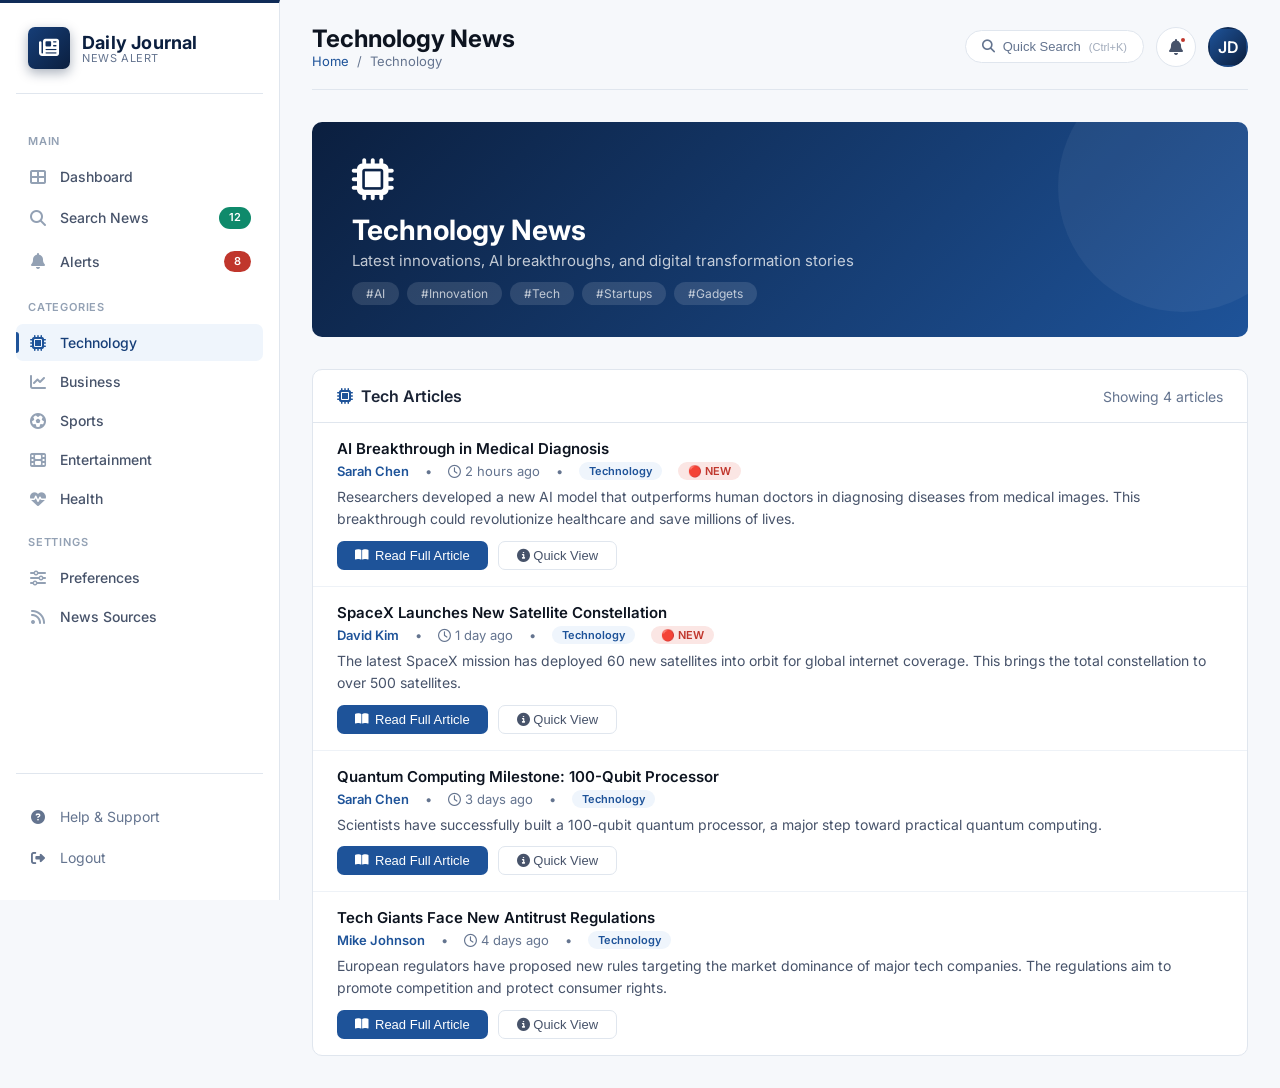
<file: category-technology.html>
<!DOCTYPE html>
<html lang="en">
<head>
    <meta charset="UTF-8">
    <meta name="viewport" content="width=device-width, initial-scale=1.0">
    <title>Technology News - NewsFlow</title>
    <link rel="stylesheet" href="https://cdnjs.cloudflare.com/ajax/libs/font-awesome/6.4.0/css/all.min.css">
    <link href="https://fonts.googleapis.com/css2?family=Inter:wght@300;400;500;600;700;800&display=swap" rel="stylesheet">
    <style>
        /* ===== GLOBAL STYLES ===== */
        :root {
            --primary-50: #EFF5FC; --primary-100: #DCE9F7; --primary-200: #B7D2EF;
            --primary-300: #86B2E2; --primary-400: #5590D2; --primary-500: #2F6FBB;
            --primary-600: #1E5399; --primary-700: #163E78; --primary-800: #102C58;
            --primary-900: #0B1F3F;
            --cat-color: #1E5399;
            --cat-color-light: #EFF5FC;
            --success: #0F8A6B; --success-bg: #DDF3EC;
            --danger: #C0362C; --danger-bg: #FBE6E4;
            --warning: #B5750F; --warning-bg: #FBF0DC;
            --gray-50: #F6F8FB; --gray-100: #EEF2F7; --gray-200: #E0E6EE;
            --gray-300: #C7D0DC; --gray-400: #93A1B4; --gray-500: #64748F;
            --gray-600: #47536A; --gray-700: #303A4D; --gray-800: #1B2436;
            --gray-900: #0D1420;
            --shadow: 0 1px 3px 0 rgba(11, 31, 63, 0.08);
            --shadow-md: 0 4px 10px -2px rgba(11, 31, 63, 0.12);
            --shadow-lg: 0 12px 24px -6px rgba(11, 31, 63, 0.16);
            --shadow-xl: 0 22px 40px -8px rgba(11, 31, 63, 0.20);
            --radius: 10px; --radius-sm: 7px;
            --transition: all 0.25s cubic-bezier(0.4, 0, 0.2, 1);
        }
        * { margin: 0; padding: 0; box-sizing: border-box; }
        body { font-family: 'Inter', sans-serif; background: var(--gray-50); color: var(--gray-800); min-height: 100vh; }
        .app-container { display: flex; min-height: 100vh; }

        /* ===== SIDEBAR ===== */
        .sidebar {
            width: 280px; background: white; border-right: 1px solid var(--gray-200);
            border-top: 3px solid var(--primary-800); padding: 24px 16px;
            position: fixed; top: 0; left: 0; bottom: 0; overflow-y: auto;
            z-index: 100; transition: var(--transition); display: flex; flex-direction: column;
        }
        .sidebar-brand { display: flex; align-items: center; gap: 12px; padding: 0 12px 24px 12px; border-bottom: 1px solid var(--gray-200); margin-bottom: 24px; }
        .sidebar-brand .logo { width: 42px; height: 42px; background: linear-gradient(135deg, var(--primary-700), var(--primary-900)); border-radius: var(--radius-sm); display: flex; align-items: center; justify-content: center; color: white; font-size: 20px; box-shadow: 0 4px 12px rgba(11, 31, 63, 0.35); }
        .sidebar-brand .brand-text h1 { font-size: 18px; font-weight: 700; color: var(--primary-900); letter-spacing: 0.2px; }
        .sidebar-brand .brand-text span { color: var(--gray-500); font-size: 11px; display: block; margin-top: -2px; text-transform: uppercase; letter-spacing: 0.6px; }
        .sidebar-nav { display: flex; flex-direction: column; gap: 2px; flex: 1; }
        .sidebar-nav .nav-label { font-size: 11px; font-weight: 600; text-transform: uppercase; letter-spacing: 0.8px; color: var(--gray-400); padding: 16px 12px 8px 12px; }
        .sidebar-nav a {
            display: flex; align-items: center; gap: 12px; padding: 10px 12px;
            border-radius: var(--radius-sm); color: var(--gray-600); text-decoration: none;
            transition: var(--transition); font-size: 14px; font-weight: 500; cursor: pointer; position: relative;
        }
        .sidebar-nav a:hover { background: var(--primary-50); color: var(--primary-700); }
        .sidebar-nav a.active { background: var(--primary-50); color: var(--primary-700); }
        .sidebar-nav a.active::before { content: ''; position: absolute; left: 0; top: 8px; bottom: 8px; width: 3px; background: var(--primary-600); border-radius: 0 4px 4px 0; }
        .sidebar-nav a i { width: 20px; text-align: center; font-size: 16px; color: var(--gray-400); transition: var(--transition); }
        .sidebar-nav a:hover i, .sidebar-nav a.active i { color: var(--primary-600); }
        .sidebar-nav a .badge { margin-left: auto; background: var(--danger); color: white; font-size: 11px; font-weight: 600; padding: 2px 10px; border-radius: 20px; line-height: 1.6; }
        .sidebar-nav a .badge.success { background: var(--success); }
        .sidebar-footer { padding-top: 24px; border-top: 1px solid var(--gray-200); display: flex; flex-direction: column; gap: 4px; }
        .sidebar-footer a { display: flex; align-items: center; gap: 12px; padding: 10px 12px; border-radius: var(--radius-sm); color: var(--gray-500); text-decoration: none; transition: var(--transition); font-size: 14px; cursor: pointer; }
        .sidebar-footer a:hover { background: var(--gray-50); color: var(--gray-700); }
        .sidebar-footer a i { width: 20px; text-align: center; }

        .main-content { margin-left: 280px; flex: 1; padding: 24px 32px 32px 32px; }

        /* ===== TOP BAR ===== */
        .topbar { display: flex; justify-content: space-between; align-items: center; padding-bottom: 20px; border-bottom: 1px solid var(--gray-200); margin-bottom: 32px; flex-wrap: wrap; gap: 16px; }
        .topbar-left { display: flex; align-items: center; gap: 16px; }
        .topbar-left h2 { font-size: 24px; font-weight: 700; color: var(--gray-900); }
        .topbar-left .breadcrumb { display: flex; align-items: center; gap: 8px; color: var(--gray-500); font-size: 13px; }
        .topbar-left .breadcrumb a { color: var(--primary-600); text-decoration: none; cursor: pointer; }
        .topbar-left .breadcrumb a:hover { text-decoration: underline; }
        .topbar-right { display: flex; align-items: center; gap: 12px; }
        .topbar-right .search-btn { padding: 8px 16px; background: white; border: 1px solid var(--gray-200); border-radius: 20px; display: flex; align-items: center; gap: 8px; color: var(--gray-500); font-size: 13px; cursor: pointer; transition: var(--transition); }
        .topbar-right .search-btn:hover { border-color: var(--primary-400); background: var(--primary-50); }
        .topbar-right .notification-bell { position: relative; width: 40px; height: 40px; display: flex; align-items: center; justify-content: center; background: white; border-radius: 50%; border: 1px solid var(--gray-200); color: var(--gray-600); cursor: pointer; transition: var(--transition); }
        .topbar-right .notification-bell:hover { background: var(--primary-50); border-color: var(--primary-300); color: var(--primary-600); }
        .topbar-right .notification-bell .dot { position: absolute; top: 8px; right: 8px; width: 8px; height: 8px; background: var(--danger); border-radius: 50%; border: 2px solid white; animation: pulse-dot 2s infinite; }
        @keyframes pulse-dot { 0%, 100% { transform: scale(1); } 50% { transform: scale(1.3); } }
        .topbar-right .user-avatar { width: 40px; height: 40px; border-radius: 50%; background: linear-gradient(135deg, var(--primary-600), var(--primary-900)); display: flex; align-items: center; justify-content: center; color: white; font-weight: 600; font-size: 16px; cursor: pointer; transition: var(--transition); border: 2px solid transparent; }
        .topbar-right .user-avatar:hover { border-color: var(--primary-300); transform: scale(1.05); }
        .menu-toggle { display: none; width: 40px; height: 40px; background: white; border: 1px solid var(--gray-200); border-radius: var(--radius-sm); align-items: center; justify-content: center; font-size: 18px; color: var(--gray-600); cursor: pointer; transition: var(--transition); }
        .menu-toggle:hover { background: var(--gray-50); }
        .mobile-overlay { display: none; position: fixed; top: 0; left: 0; right: 0; bottom: 0; background: rgba(15, 23, 42, 0.5); z-index: 90; }
        .mobile-overlay.active { display: block; }

        /* ===== CATEGORY HERO ===== */
        .category-hero {
            background: linear-gradient(135deg, var(--primary-900), var(--cat-color));
            padding: 32px 40px;
            border-radius: var(--radius);
            margin-bottom: 32px;
            color: white;
            position: relative;
            overflow: hidden;
        }
        .category-hero::after {
            content: '';
            position: absolute;
            right: -60px;
            top: -60px;
            width: 250px;
            height: 250px;
            background: rgba(255,255,255,0.05);
            border-radius: 50%;
        }
        .category-hero .hero-content { position: relative; z-index: 1; }
        .category-hero .category-icon { font-size: 42px; display: block; margin-bottom: 8px; }
        .category-hero h1 { font-size: 28px; font-weight: 700; }
        .category-hero p { color: rgba(255,255,255,0.75); font-size: 15px; margin-top: 4px; }
        .category-hero .hero-tags { display: flex; gap: 8px; margin-top: 12px; flex-wrap: wrap; position: relative; z-index: 1; }
        .category-hero .hero-tags span { padding: 4px 14px; background: rgba(255,255,255,0.12); border-radius: 20px; font-size: 12px; color: rgba(255,255,255,0.7); }

        /* ===== ARTICLES ===== */
        .category-articles {
            background: white;
            border-radius: var(--radius);
            border: 1px solid var(--gray-200);
            overflow: hidden;
            min-height: 300px;
        }
        .category-articles .articles-header {
            padding: 16px 24px;
            border-bottom: 1px solid var(--gray-200);
            display: flex;
            justify-content: space-between;
            align-items: center;
            flex-wrap: wrap;
            gap: 12px;
        }
        .category-articles .articles-header h3 { font-size: 16px; font-weight: 600; display: flex; align-items: center; gap: 8px; }
        .category-articles .articles-header h3 i { color: var(--cat-color); }
        .category-articles .articles-header span { color: var(--gray-500); font-size: 14px; }

        .article-list .article-item {
            padding: 16px 24px;
            border-bottom: 1px solid var(--gray-100);
            transition: var(--transition);
            cursor: default;
        }
        .article-list .article-item:hover { background: var(--cat-color-light); }
        .article-list .article-item:last-child { border-bottom: none; }
        .article-list .article-item .article-title { font-weight: 600; color: var(--gray-900); font-size: 15px; }
        .article-list .article-item .article-meta { display: flex; gap: 16px; font-size: 13px; color: var(--gray-500); margin-top: 4px; flex-wrap: wrap; align-items: center; }
        .article-list .article-item .article-meta .source { font-weight: 600; }
        .article-list .article-item .article-summary { font-size: 14px; color: var(--gray-600); margin-top: 6px; line-height: 1.6; }
        .article-list .article-item .article-actions {
            display: flex; gap: 10px; margin-top: 10px; flex-wrap: wrap;
        }
        .article-list .article-item .article-actions .btn-read {
            padding: 6px 18px;
            background: var(--cat-color);
            color: white;
            border: none;
            border-radius: var(--radius-sm);
            font-size: 13px;
            font-weight: 500;
            cursor: pointer;
            transition: var(--transition);
            text-decoration: none;
            display: inline-flex;
            align-items: center;
            gap: 6px;
        }
        .article-list .article-item .article-actions .btn-read:hover {
            background: var(--primary-700);
            transform: translateY(-1px);
            box-shadow: var(--shadow-md);
        }
        .article-list .article-item .article-actions .btn-read i {
            font-size: 12px;
        }
        .article-list .article-item .article-actions .btn-detail {
            padding: 6px 18px;
            background: transparent;
            color: var(--gray-600);
            border: 1px solid var(--gray-200);
            border-radius: var(--radius-sm);
            font-size: 13px;
            font-weight: 500;
            cursor: pointer;
            transition: var(--transition);
        }
        .article-list .article-item .article-actions .btn-detail:hover {
            background: var(--gray-50);
            border-color: var(--gray-300);
        }

        /* ===== LOADING ===== */
        .loading-container { display: flex; flex-direction: column; align-items: center; justify-content: center; padding: 60px 20px; gap: 16px; }
        .loading-spinner { width: 40px; height: 40px; border: 4px solid var(--gray-200); border-top-color: var(--cat-color); border-radius: 50%; animation: spin 0.8s linear infinite; }
        @keyframes spin { to { transform: rotate(360deg); } }
        .loading-text { color: var(--gray-500); font-size: 14px; }

        /* ===== FULL ARTICLE MODAL (In-Page View) ===== */
        .modal-overlay {
            position: fixed;
            top: 0; left: 0; right: 0; bottom: 0;
            background: rgba(15, 23, 42, 0.7);
            z-index: 250;
            display: none;
            align-items: center;
            justify-content: center;
            backdrop-filter: blur(4px);
        }
        .modal-overlay.active { display: flex; }

        .modal {
            background: white;
            border-radius: var(--radius);
            padding: 0;
            max-width: 900px;
            width: 92%;
            max-height: 92vh;
            box-shadow: var(--shadow-xl);
            animation: fadeInUp 0.3s ease;
            display: flex;
            flex-direction: column;
            overflow: hidden;
        }
        @keyframes fadeInUp {
            from { opacity: 0; transform: translateY(30px) scale(0.97); }
            to { opacity: 1; transform: translateY(0) scale(1); }
        }

        .modal .modal-header {
            display: flex;
            justify-content: space-between;
            align-items: center;
            padding: 16px 24px;
            border-bottom: 1px solid var(--gray-200);
            background: white;
            flex-shrink: 0;
        }
        .modal .modal-header h3 {
            font-size: 18px;
            font-weight: 600;
            color: var(--gray-900);
            display: flex;
            align-items: center;
            gap: 10px;
            overflow: hidden;
            text-overflow: ellipsis;
            white-space: nowrap;
        }
        .modal .modal-header h3 i {
            color: var(--cat-color);
        }
        .modal .modal-header .modal-close {
            width: 36px;
            height: 36px;
            border: none;
            border-radius: 50%;
            background: var(--gray-100);
            color: var(--gray-600);
            font-size: 18px;
            cursor: pointer;
            transition: var(--transition);
            display: flex;
            align-items: center;
            justify-content: center;
            flex-shrink: 0;
        }
        .modal .modal-header .modal-close:hover {
            background: var(--gray-200);
        }

        .modal .modal-body {
            flex: 1;
            overflow-y: auto;
            padding: 24px 28px;
            background: var(--gray-50);
        }

        /* Article Viewer inside Modal */
        .article-viewer {
            background: white;
            border-radius: var(--radius-sm);
            padding: 28px 32px;
            border: 1px solid var(--gray-200);
            box-shadow: var(--shadow);
        }
        .article-viewer .viewer-title {
            font-size: 24px;
            font-weight: 700;
            color: var(--gray-900);
            margin-bottom: 12px;
            line-height: 1.3;
        }
        .article-viewer .viewer-meta {
            display: flex;
            gap: 16px;
            font-size: 14px;
            color: var(--gray-500);
            margin-bottom: 16px;
            flex-wrap: wrap;
        }
        .article-viewer .viewer-meta .viewer-source {
            font-weight: 600;
            color: var(--cat-color);
        }
        .article-viewer .viewer-content {
            font-size: 15px;
            line-height: 1.8;
            color: var(--gray-700);
        }
        .article-viewer .viewer-content p {
            margin-bottom: 12px;
        }
        .article-viewer .viewer-content .placeholder-text {
            color: var(--gray-400);
            font-style: italic;
        }
        .article-viewer .viewer-actions {
            display: flex;
            gap: 12px;
            margin-top: 20px;
            padding-top: 16px;
            border-top: 1px solid var(--gray-200);
            flex-wrap: wrap;
        }
        .article-viewer .viewer-actions .btn-external {
            padding: 8px 20px;
            background: var(--cat-color);
            color: white;
            border: none;
            border-radius: var(--radius-sm);
            font-size: 13px;
            font-weight: 500;
            cursor: pointer;
            transition: var(--transition);
            text-decoration: none;
            display: inline-flex;
            align-items: center;
            gap: 8px;
        }
        .article-viewer .viewer-actions .btn-external:hover {
            background: var(--primary-700);
            transform: translateY(-1px);
            box-shadow: var(--shadow-md);
        }
        .article-viewer .viewer-actions .btn-share {
            padding: 8px 20px;
            background: var(--gray-100);
            color: var(--gray-600);
            border: none;
            border-radius: var(--radius-sm);
            font-size: 13px;
            font-weight: 500;
            cursor: pointer;
            transition: var(--transition);
            display: inline-flex;
            align-items: center;
            gap: 8px;
        }
        .article-viewer .viewer-actions .btn-share:hover {
            background: var(--gray-200);
        }

        /* ===== NOTIFICATION PANEL ===== */
        .notification-panel { position: fixed; top: 0; right: -420px; width: 400px; height: 100%; background: white; box-shadow: var(--shadow-lg); z-index: 200; transition: right 0.4s cubic-bezier(0.4, 0, 0.2, 1); display: flex; flex-direction: column; }
        .notification-panel.open { right: 0; }
        .notification-panel .panel-header { display: flex; justify-content: space-between; align-items: center; padding: 20px 24px; border-bottom: 1px solid var(--gray-200); }
        .notification-panel .panel-header h3 { font-size: 18px; font-weight: 600; display: flex; align-items: center; gap: 10px; }
        .notification-panel .panel-header h3 .count { background: var(--primary-100); color: var(--primary-700); font-size: 13px; padding: 1px 10px; border-radius: 20px; }
        .notification-panel .panel-header .close-btn { width: 36px; height: 36px; border: none; border-radius: 50%; background: var(--gray-100); color: var(--gray-600); font-size: 18px; cursor: pointer; transition: var(--transition); display: flex; align-items: center; justify-content: center; }
        .notification-panel .panel-header .close-btn:hover { background: var(--gray-200); }
        .notification-panel .panel-body { flex: 1; overflow-y: auto; padding: 16px 24px; }
        .notification-item { display: flex; gap: 14px; padding: 14px 0; border-bottom: 1px solid var(--gray-100); transition: var(--transition); cursor: pointer; }
        .notification-item:hover { background: var(--gray-50); margin: 0 -12px; padding: 14px 12px; border-radius: var(--radius-sm); }
        .notification-item .notif-icon { width: 40px; height: 40px; min-width: 40px; border-radius: 50%; display: flex; align-items: center; justify-content: center; font-size: 16px; }
        .notification-item .notif-icon.breaking { background: var(--danger-bg); color: var(--danger); }
        .notification-item .notif-icon.update { background: var(--primary-100); color: var(--primary-600); }
        .notification-item .notif-content { flex: 1; }
        .notification-item .notif-content .notif-title { font-weight: 600; font-size: 14px; color: var(--gray-800); }
        .notification-item .notif-content .notif-body { font-size: 13px; color: var(--gray-500); margin-top: 2px; }
        .notification-item .notif-content .notif-time { font-size: 12px; color: var(--gray-400); margin-top: 4px; }
        .notification-item .notif-unread { width: 8px; height: 8px; min-width: 8px; background: var(--primary-500); border-radius: 50%; margin-top: 6px; }
        .panel-footer { padding: 16px 24px; border-top: 1px solid var(--gray-200); display: flex; gap: 12px; }
        .panel-footer button { flex: 1; padding: 10px; border: none; border-radius: var(--radius-sm); font-weight: 500; cursor: pointer; transition: var(--transition); font-size: 14px; }
        .panel-footer .mark-all { background: var(--primary-50); color: var(--primary-600); }
        .panel-footer .mark-all:hover { background: var(--primary-100); }
        .panel-footer .view-all { background: var(--primary-600); color: white; }
        .panel-footer .view-all:hover { background: var(--primary-700); }
        .overlay { position: fixed; top: 0; left: 0; right: 0; bottom: 0; background: rgba(15, 23, 42, 0.4); z-index: 150; opacity: 0; visibility: hidden; transition: var(--transition); backdrop-filter: blur(4px); }
        .overlay.active { opacity: 1; visibility: visible; }

        /* ===== TOAST ===== */
        .toast-container { position: fixed; bottom: 24px; right: 24px; z-index: 300; display: flex; flex-direction: column; gap: 12px; max-width: 450px; width: 100%; }
        .toast { padding: 16px 20px; background: var(--gray-900); color: white; border-radius: var(--radius-sm); box-shadow: var(--shadow-lg); display: flex; align-items: center; gap: 12px; animation: slideInRight 0.4s ease forwards; width: 100%; }
        .toast.success { border-left: 4px solid var(--success); }
        .toast.error { border-left: 4px solid var(--danger); }
        .toast.warning { border-left: 4px solid var(--warning); }
        .toast.info { border-left: 4px solid var(--primary-400); }
        .toast .toast-icon { font-size: 20px; }
        .toast.success .toast-icon { color: var(--success); }
        .toast.error .toast-icon { color: var(--danger); }
        .toast.warning .toast-icon { color: var(--warning); }
        .toast.info .toast-icon { color: var(--primary-400); }
        .toast .toast-content { flex: 1; }
        .toast .toast-content .toast-title { font-weight: 600; font-size: 14px; }
        .toast .toast-content .toast-message { font-size: 13px; opacity: 0.8; margin-top: 2px; }
        .toast .toast-close { background: none; border: none; color: rgba(255,255,255,0.5); cursor: pointer; font-size: 16px; padding: 4px; transition: var(--transition); }
        .toast .toast-close:hover { color: white; }
        @keyframes slideInRight { from { transform: translateX(100%); opacity: 0; } to { transform: translateX(0); opacity: 1; } }
        .toast.removing { animation: slideOutRight 0.3s ease forwards; }
        @keyframes slideOutRight { from { transform: translateX(0); opacity: 1; } to { transform: translateX(100%); opacity: 0; } }

        @media (max-width: 768px) {
            .sidebar { transform: translateX(-100%); width: 280px; }
            .sidebar.open { transform: translateX(0); }
            .main-content { margin-left: 0; padding: 16px; }
            .menu-toggle { display: flex !important; }
            .topbar { flex-direction: column; align-items: stretch; gap: 12px; }
            .topbar-right { justify-content: flex-end; }
            .category-hero { padding: 24px 20px; }
            .category-hero h1 { font-size: 22px; }
            .notification-panel { width: 100%; right: -100%; }
            .toast-container { bottom: 12px; right: 12px; left: 12px; max-width: 100%; }
            .modal { max-width: 98%; max-height: 95vh; }
            .modal .modal-body { padding: 16px; }
            .article-viewer { padding: 16px; }
            .article-viewer .viewer-title { font-size: 20px; }
        }
        @media (max-width: 480px) {
            .topbar-left h2 { font-size: 20px; }
            .category-hero .category-icon { font-size: 36px; }
            .category-hero h1 { font-size: 18px; }
            .category-hero .hero-tags span { font-size: 10px; }
            .article-list .article-item .article-actions { flex-direction: column; }
            .article-list .article-item .article-actions .btn-read,
            .article-list .article-item .article-actions .btn-detail { justify-content: center; }
            .article-viewer .viewer-actions { flex-direction: column; }
            .article-viewer .viewer-actions .btn-external,
            .article-viewer .viewer-actions .btn-share { justify-content: center; }
        }
        ::-webkit-scrollbar { width: 6px; height: 6px; }
        ::-webkit-scrollbar-track { background: var(--gray-100); }
        ::-webkit-scrollbar-thumb { background: var(--gray-300); border-radius: 10px; }
        ::-webkit-scrollbar-thumb:hover { background: var(--gray-400); }
    </style>
</head>
<body>
    <div class="app-container">

        <!-- SIDEBAR -->
        <aside class="sidebar" id="sidebar">
            <div class="sidebar-brand">
                <div class="logo"><i class="fas fa-newspaper"></i></div>
                <div class="brand-text">
                    <h1>Daily Journal</h1>
                    <span>News Alert</span>
                </div>
            </div>

            <nav class="sidebar-nav">
                <div class="nav-label">Main</div>
                <a href="dashboard.html"><i class="fas fa-th-large"></i> Dashboard</a>
                <a href="search-news.html"><i class="fas fa-search"></i> Search News <span class="badge success">12</span></a>
                <a href="alerts.html"><i class="fas fa-bell"></i> Alerts <span class="badge">8</span></a>

                <div class="nav-label">Categories</div>
                <a href="category-technology.html" class="active"><i class="fas fa-microchip"></i> Technology</a>
                <a href="category-business.html"><i class="fas fa-chart-line"></i> Business</a>
                <a href="category-sports.html"><i class="fas fa-futbol"></i> Sports</a>
                <a href="category-entertainment.html"><i class="fas fa-film"></i> Entertainment</a>
                <a href="category-health.html"><i class="fas fa-heartbeat"></i> Health</a>

                <div class="nav-label">Settings</div>
                <a href="preferences.html"><i class="fas fa-sliders-h"></i> Preferences</a>
                <a href="sources.html"><i class="fas fa-rss"></i> News Sources</a>
            </nav>

            <div class="sidebar-footer">
                <a href="help.html"><i class="fas fa-question-circle"></i> Help & Support</a>
                <a href="#" id="logoutBtn"><i class="fas fa-sign-out-alt"></i> Logout</a>
            </div>
        </aside>

        <div class="mobile-overlay" id="mobileOverlay"></div>

        <main class="main-content">

            <header class="topbar">
                <div class="topbar-left">
                    <button class="menu-toggle" id="menuToggle"><i class="fas fa-bars"></i></button>
                    <div>
                        <h2>Technology News</h2>
                        <div class="breadcrumb"><a href="dashboard.html">Home</a><span>/</span><span>Technology</span></div>
                    </div>
                </div>
                <div class="topbar-right">
                    <button class="search-btn" id="quickSearchBtn"><i class="fas fa-search"></i> Quick Search <span style="font-size: 11px; opacity: 0.6;">(Ctrl+K)</span></button>
                    <div class="notification-bell" id="bellIcon"><i class="fas fa-bell"></i><span class="dot" id="bellDot"></span></div>
                    <div class="user-avatar" id="userAvatar">JD</div>
                </div>
            </header>

            <!-- CATEGORY HERO -->
            <div class="category-hero">
                <div class="hero-content">
                    <span class="category-icon"><i class="fas fa-microchip"></i></span>
                    <h1>Technology News</h1>
                    <p>Latest innovations, AI breakthroughs, and digital transformation stories</p>
                    <div class="hero-tags">
                        <span>#AI</span>
                        <span>#Innovation</span>
                        <span>#Tech</span>
                        <span>#Startups</span>
                        <span>#Gadgets</span>
                    </div>
                </div>
            </div>

            <div class="category-articles">
                <div class="articles-header">
                    <h3><i class="fas fa-microchip"></i> Tech Articles</h3>
                    <span id="articlesCount">Loading articles...</span>
                </div>
                <div class="article-list" id="articleList">
                    <div class="loading-container">
                        <div class="loading-spinner"></div>
                        <div class="loading-text">Fetching latest tech news...</div>
                    </div>
                </div>
            </div>

        </main>
    </div>

    <!-- FULL ARTICLE MODAL (In-Page Viewer) -->
    <div class="modal-overlay" id="articleModal">
        <div class="modal">
            <div class="modal-header">
                <h3><i class="fas fa-newspaper"></i> <span id="modalTitle">Article</span></h3>
                <button class="modal-close" id="modalClose">&times;</button>
            </div>
            <div class="modal-body" id="modalBody">
                <!-- Article content will be rendered here -->
            </div>
        </div>
    </div>

    <!-- NOTIFICATION PANEL -->
    <div class="overlay" id="panelOverlay"></div>
    <div class="notification-panel" id="notificationPanel">
        <div class="panel-header">
            <h3><i class="fas fa-bell" style="color:var(--primary-600);"></i> News Alerts <span class="count" id="panelNotifCount">8 new</span></h3>
            <button class="close-btn" id="closePanel"><i class="fas fa-times"></i></button>
        </div>
        <div class="panel-body" id="notificationPanelBody"></div>
        <div class="panel-footer">
            <button class="mark-all" id="markAllReadBtn"><i class="fas fa-check-double"></i> Mark all read</button>
            <button class="view-all" id="viewAllNotifsBtn">View all alerts</button>
        </div>
    </div>

    <div class="toast-container" id="toastContainer"></div>

    <script>
        // ============================================
        // CONFIGURATION
        // ============================================
        const CATEGORY = 'technology';
        const CATEGORY_DISPLAY = 'Technology';
        const CATEGORY_ICON = 'fa-microchip';
        const CATEGORY_TAGS = ['#AI', '#Innovation', '#Tech', '#Startups', '#Gadgets'];
        const CATEGORY_COLOR = '#1E5399';
        const CATEGORY_COLOR_LIGHT = '#EFF5FC';

        const API_KEY = 'jakfb5a8yNIPMsDHGlb5FAeMqqkbAIGv5tOjtKjmrZVlho0i';
        const API_URL = `https://api.currentsapi.services/v1/latest-news?category=${CATEGORY}&language=en&apiKey=${API_KEY}`;

        // ============================================
        // TOAST MANAGER
        // ============================================
        const ToastManager = {
            container: null, idCounter: 0,
            init() { this.container = document.getElementById('toastContainer'); },
            show(options) {
                const { title, message, type = 'info', duration = 4000 } = options;
                const id = ++this.idCounter;
                const toast = document.createElement('div');
                toast.className = `toast ${type}`;
                toast.dataset.id = id;
                const iconMap = { success: 'fa-check-circle', error: 'fa-exclamation-circle', warning: 'fa-exclamation-triangle', info: 'fa-info-circle' };
                toast.innerHTML = `<div class="toast-icon"><i class="fas ${iconMap[type] || iconMap.info}"></i></div>
                    <div class="toast-content"><div class="toast-title">${title}</div><div class="toast-message">${message}</div></div>
                    <button class="toast-close" data-id="${id}"><i class="fas fa-times"></i></button>`;
                this.container.appendChild(toast);
                const timeout = setTimeout(() => this.remove(id), duration);
                toast.querySelector('.toast-close').addEventListener('click', () => { clearTimeout(timeout); this.remove(id); });
                return id;
            },
            remove(id) {
                const toast = this.container.querySelector(`[data-id="${id}"]`);
                if (toast) { toast.classList.add('removing'); setTimeout(() => toast.remove(), 300); }
            },
            success(title, message, duration) { return this.show({ title, message, type: 'success', duration }); },
            error(title, message, duration) { return this.show({ title, message, type: 'error', duration }); },
            warning(title, message, duration) { return this.show({ title, message, type: 'warning', duration }); },
            info(title, message, duration) { return this.show({ title, message, type: 'info', duration }); }
        };

        // ============================================
        // ARTICLE VIEWER (In-Page Modal)
        // ============================================
        const ArticleViewer = {
            modal: null,
            titleEl: null,
            bodyEl: null,
            closeBtn: null,

            init() {
                this.modal = document.getElementById('articleModal');
                this.titleEl = document.getElementById('modalTitle');
                this.bodyEl = document.getElementById('modalBody');
                this.closeBtn = document.getElementById('modalClose');

                this.closeBtn.addEventListener('click', () => this.close());
                this.modal.addEventListener('click', (e) => {
                    if (e.target === this.modal) this.close();
                });
                document.addEventListener('keydown', (e) => {
                    if (e.key === 'Escape') this.close();
                });
            },

            open(article) {
                const hasValidUrl = article.url && article.url !== '#' && !article.url.includes('example.com');

                // Generate full article content with placeholder for missing data
                const fullContent = `
                    <div class="article-viewer">
                        <h2 class="viewer-title">${article.title || 'Untitled Article'}</h2>
                        <div class="viewer-meta">
                            <span class="viewer-source"><i class="fas fa-rss"></i> ${article.author || 'Unknown Source'}</span>
                            <span><i class="far fa-clock"></i> ${article.published || 'Recently'}</span>
                            <span style="padding: 2px 12px; border-radius: 20px; font-size: 12px; background: var(--cat-color-light); color: var(--cat-color);">${CATEGORY_DISPLAY}</span>
                        </div>
                        <div class="viewer-content">
                            ${article.description ? `
                                <p><strong>Summary:</strong></p>
                                <p>${article.description}</p>
                            ` : '<p class="placeholder-text">No description available for this article.</p>'}
                            
                            ${article.content ? `
                                <hr style="margin: 16px 0; border-color: var(--gray-200);">
                                <p><strong>Full Content:</strong></p>
                                <p>${article.content}</p>
                            ` : `
                                <hr style="margin: 16px 0; border-color: var(--gray-200);">
                                <p class="placeholder-text">Full content is not available through the API.</p>
                            `}
                        </div>
                        <div class="viewer-actions">
                            ${hasValidUrl ? `
                                <a href="${article.url}" target="_blank" class="btn-external">
                                    <i class="fas fa-external-link-alt"></i> View on Original Site
                                </a>
                            ` : `
                                <button class="btn-external" disabled style="opacity:0.5; cursor:not-allowed;">
                                    <i class="fas fa-external-link-alt"></i> Original Site Unavailable
                                </button>
                            `}
                            <button class="btn-share" onclick="navigator.share ? navigator.share({title: '${article.title || 'Article'}', text: '${(article.description || '').substring(0, 100)}'}) : navigator.clipboard.writeText('${article.title || 'Article'} - ${article.url || window.location.href}').then(() => ToastManager.success('Copied', 'Link copied to clipboard!'))">
                                <i class="fas fa-share-alt"></i> Share
                            </button>
                            <button class="btn-share" onclick="window.print()">
                                <i class="fas fa-print"></i> Print
                            </button>
                        </div>
                    </div>
                `;

                this.titleEl.textContent = article.title || 'Article';
                this.bodyEl.innerHTML = fullContent;
                this.modal.classList.add('active');
                document.body.style.overflow = 'hidden';
            },

            close() {
                this.modal.classList.remove('active');
                document.body.style.overflow = '';
            }
        };

        // ============================================
        // CATEGORY PAGE CONTROLLER
        // ============================================
        const CategoryPage = {
            articles: [],
            isLoading: false,

            init() {
                ArticleViewer.init();
                this.bindEvents();
                this.fetchNews();
                this.setupNotificationPanel();
                console.log(`📂 ${CATEGORY_DISPLAY} category page initialized`);
            },

            bindEvents() {
                document.getElementById('quickSearchBtn').addEventListener('click', () => {
                    window.location.href = 'search-news.html';
                });

                document.getElementById('logoutBtn').addEventListener('click', (e) => {
                    e.preventDefault();
                    if (confirm('Are you sure you want to logout?')) {
                        ToastManager.success('Logged Out', 'See you next time!');
                    }
                });

                document.getElementById('userAvatar').addEventListener('click', () => {
                    ToastManager.info('Profile', 'Viewing user profile');
                });

                document.getElementById('bellIcon').addEventListener('click', () => {
                    document.getElementById('notificationPanel').classList.toggle('open');
                    document.getElementById('panelOverlay').classList.toggle('active');
                });
                document.getElementById('closePanel').addEventListener('click', () => {
                    document.getElementById('notificationPanel').classList.remove('open');
                    document.getElementById('panelOverlay').classList.remove('active');
                });
                document.getElementById('panelOverlay').addEventListener('click', () => {
                    document.getElementById('notificationPanel').classList.remove('open');
                    document.getElementById('panelOverlay').classList.remove('active');
                });
                document.getElementById('markAllReadBtn').addEventListener('click', () => {
                    ToastManager.success('All Read', 'All alerts marked as read');
                });
                document.getElementById('viewAllNotifsBtn').addEventListener('click', () => {
                    window.location.href = 'alerts.html';
                });

                document.getElementById('menuToggle').addEventListener('click', () => {
                    document.getElementById('sidebar').classList.toggle('open');
                    document.getElementById('mobileOverlay').classList.toggle('active');
                });
                document.getElementById('mobileOverlay').addEventListener('click', () => {
                    document.getElementById('sidebar').classList.remove('open');
                    document.getElementById('mobileOverlay').classList.remove('active');
                });
                window.addEventListener('resize', () => {
                    if (window.innerWidth > 768) {
                        document.getElementById('sidebar').classList.remove('open');
                        document.getElementById('mobileOverlay').classList.remove('active');
                    }
                });

                document.addEventListener('keydown', (e) => {
                    if ((e.ctrlKey || e.metaKey) && e.key === 'k') {
                        e.preventDefault();
                        window.location.href = 'search-news.html';
                    }
                });
            },

            async fetchNews() {
                this.isLoading = true;
                const container = document.getElementById('articleList');
                container.innerHTML = `
                    <div class="loading-container">
                        <div class="loading-spinner"></div>
                        <div class="loading-text">Fetching latest ${CATEGORY_DISPLAY} news...</div>
                    </div>
                `;

                try {
                    const response = await fetch(API_URL);
                    const data = await response.json();

                    if (data.status === 'ok' && data.news && data.news.length > 0) {
                        this.articles = data.news;
                        this.renderArticles();
                        ToastManager.success('Loaded', `${data.news.length} ${CATEGORY_DISPLAY} articles loaded`);
                    } else {
                        this.useSampleData();
                        ToastManager.warning('API Limited', 'Using sample data. API may have rate limits.');
                    }
                } catch (error) {
                    console.error('API Error:', error);
                    this.useSampleData();
                    ToastManager.error('API Error', 'Failed to fetch news. Using sample data.');
                }

                this.isLoading = false;
            },

            useSampleData() {
                this.articles = [
                    { 
                        title: 'AI Breakthrough in Medical Diagnosis', 
                        description: 'Researchers developed a new AI model that outperforms human doctors in diagnosing diseases from medical images. This breakthrough could revolutionize healthcare and save millions of lives.', 
                        content: 'The new AI system, called MedAI, was trained on over 1 million medical images and demonstrated 95% accuracy in diagnosing various conditions. The researchers believe this technology could be deployed in hospitals within the next 2 years, potentially reducing diagnostic errors by up to 40%. The team is now working on expanding the system to detect more complex conditions and integrate with existing hospital systems.',
                        author: 'Sarah Chen', 
                        published: '2 hours ago', 
                        url: '#'
                    },
                    { 
                        title: 'SpaceX Launches New Satellite Constellation', 
                        description: 'The latest SpaceX mission has deployed 60 new satellites into orbit for global internet coverage. This brings the total constellation to over 500 satellites.', 
                        content: 'The Falcon 9 rocket successfully lifted off from Cape Canaveral at 3:45 PM EST, carrying 60 Starlink satellites to low Earth orbit. This marks the 25th successful Starlink mission this year. The satellites will provide high-speed internet to remote areas across the globe, with coverage expected to expand to 50 new countries by year-end.',
                        author: 'David Kim', 
                        published: '1 day ago', 
                        url: '#'
                    },
                    { 
                        title: 'Quantum Computing Milestone: 100-Qubit Processor', 
                        description: 'Scientists have successfully built a 100-qubit quantum processor, a major step toward practical quantum computing.', 
                        content: 'The quantum processor, developed by a team at MIT, achieved 99.9% fidelity in quantum operations - a critical milestone for practical quantum computing. This breakthrough could lead to quantum computers capable of solving problems that are currently impossible for classical computers, including drug discovery, climate modeling, and cryptography.',
                        author: 'Sarah Chen', 
                        published: '3 days ago', 
                        url: '#'
                    },
                    { 
                        title: 'Tech Giants Face New Antitrust Regulations', 
                        description: 'European regulators have proposed new rules targeting the market dominance of major tech companies. The regulations aim to promote competition and protect consumer rights.', 
                        content: 'The Digital Markets Act, proposed by the European Commission, would impose strict obligations on tech giants including Google, Apple, Amazon, and Meta. Companies would be required to allow third-party app stores, enable data portability, and provide more transparency in their algorithms. Violations could result in fines of up to 10% of global revenue.',
                        author: 'Mike Johnson', 
                        published: '4 days ago', 
                        url: '#'
                    }
                ];
                this.renderArticles();
            },

            renderArticles() {
                const container = document.getElementById('articleList');

                if (this.articles.length === 0) {
                    container.innerHTML = `
                        <div style="padding: 40px; text-align: center; color: var(--gray-400);">
                            <i class="fas fa-newspaper" style="font-size: 32px; display: block; margin-bottom: 12px;"></i>
                            No articles found in this category
                        </div>
                    `;
                    document.getElementById('articlesCount').textContent = 'Showing 0 articles';
                    return;
                }

                container.innerHTML = this.articles.map((article, index) => {
                    return `
                    <div class="article-item" data-index="${index}">
                        <div class="article-title">${article.title || 'Untitled Article'}</div>
                        <div class="article-meta">
                            <span class="source" style="color: var(--cat-color);">${article.author || 'Unknown Source'}</span>
                            <span>•</span>
                            <span><i class="far fa-clock"></i> ${article.published || 'Recently'}</span>
                            <span>•</span>
                            <span style="padding: 2px 10px; border-radius: 20px; font-size: 11px; font-weight: 600; background: var(--cat-color-light); color: var(--cat-color);">${CATEGORY_DISPLAY}</span>
                            ${index < 2 ? '<span style="padding: 2px 10px; border-radius: 20px; font-size: 11px; font-weight: 600; background: var(--danger-bg); color: var(--danger);">🔴 NEW</span>' : ''}
                        </div>
                        <div class="article-summary">${article.description || 'No description available.'}</div>
                        <div class="article-actions">
                            <button class="btn-read" data-index="${index}">
                                <i class="fas fa-book-open"></i> Read Full Article
                            </button>
                            <button class="btn-detail" data-index="${index}">
                                <i class="fas fa-info-circle"></i> Quick View
                            </button>
                        </div>
                    </div>
                `}).join('');

                // Bind Read Full Article buttons
                container.querySelectorAll('.btn-read').forEach(btn => {
                    btn.addEventListener('click', (e) => {
                        e.stopPropagation();
                        const index = parseInt(btn.dataset.index);
                        const article = this.articles[index];
                        if (article) ArticleViewer.open(article);
                    });
                });

                // Bind Quick View buttons
                container.querySelectorAll('.btn-detail').forEach(btn => {
                    btn.addEventListener('click', (e) => {
                        e.stopPropagation();
                        const index = parseInt(btn.dataset.index);
                        const article = this.articles[index];
                        if (article) {
                            // Show a simple toast with article info
                            ToastManager.info(
                                article.title || 'Article',
                                `By ${article.author || 'Unknown'} • ${article.published || 'Recently'}`
                            );
                        }
                    });
                });

                document.getElementById('articlesCount').textContent = `Showing ${this.articles.length} articles`;
                document.getElementById('searchCount').textContent = this.articles.length;
            },

            setupNotificationPanel() {
                const body = document.getElementById('notificationPanelBody');
                const alerts = this.articles.slice(0, 5);

                if (alerts.length === 0) {
                    body.innerHTML = `<div style="text-align: center; padding: 40px 0; color: var(--gray-400);"><i class="fas fa-bell-slash" style="font-size: 32px; display: block; margin-bottom: 12px;"></i>No new alerts</div>`;
                    return;
                }

                body.innerHTML = alerts.map(alert => `
                    <div class="notification-item">
                        <div class="notif-icon ${alert.title && alert.title.toLowerCase().includes('break') ? 'breaking' : 'update'}">
                            <i class="fas ${alert.title && alert.title.toLowerCase().includes('break') ? 'fa-bolt' : 'fa-newspaper'}"></i>
                        </div>
                        <div class="notif-content">
                            <div class="notif-title">${alert.title || 'New article'}</div>
                            <div class="notif-body">${(alert.description || '').substring(0, 80)}...</div>
                            <div class="notif-time">${alert.published || 'Just now'}</div>
                        </div>
                        <div class="notif-unread"></div>
                    </div>
                `).join('');

                const count = alerts.length;
                document.getElementById('panelNotifCount').textContent = count + ' new';
                document.getElementById('notifBadge').textContent = count;
                document.getElementById('notifBadge').style.display = count > 0 ? '' : 'none';
                document.getElementById('bellDot').style.display = count > 0 ? '' : 'none';
            }
        };

        // ============================================
        // INITIALIZE
        // ============================================
        document.addEventListener('DOMContentLoaded', () => {
            ToastManager.init();
            CategoryPage.init();
            console.log(`📂 ${CATEGORY_DISPLAY} page loaded successfully!`);
        });
    </script>
</body>
</html>
</file>
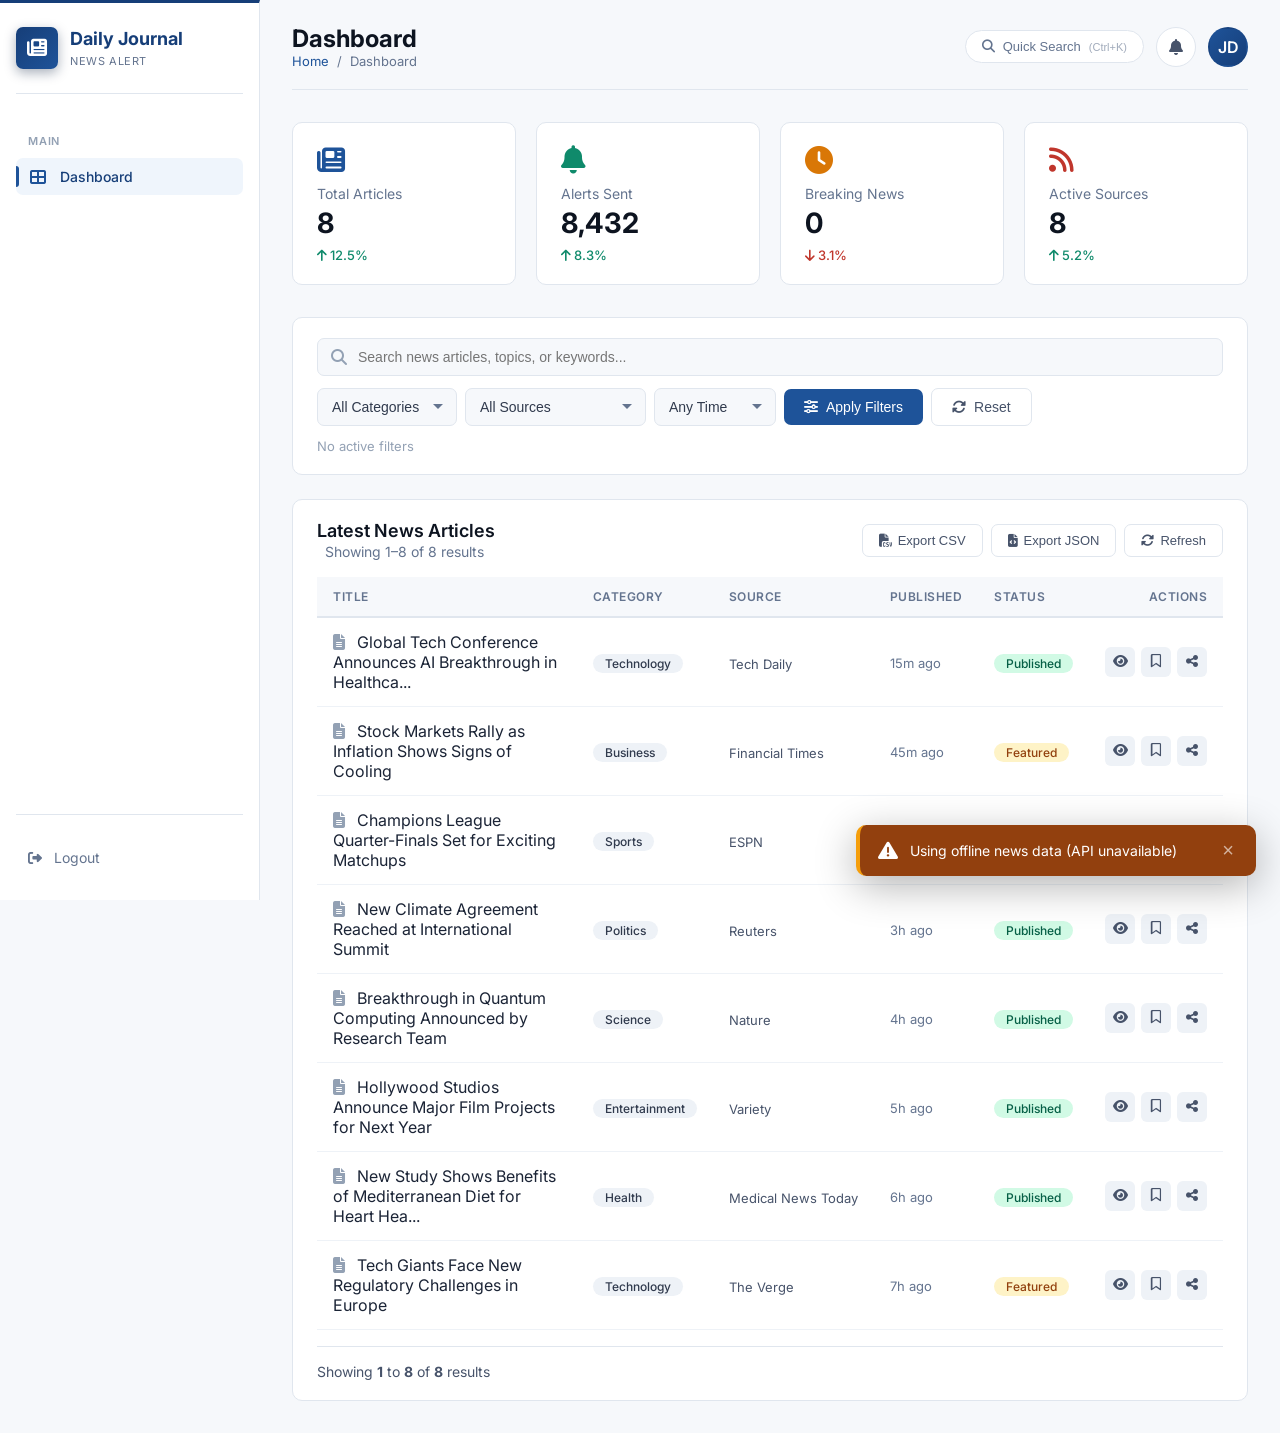
<file: dashboard.html>
<!DOCTYPE html>
<html lang="en">
<head>
    <meta charset="UTF-8">
    <meta name="viewport" content="width=device-width, initial-scale=1.0">
    <title>Dashboard · NewsFlow</title>
    <!-- Font Awesome -->
    <link rel="stylesheet" href="https://cdnjs.cloudflare.com/ajax/libs/font-awesome/6.4.0/css/all.min.css">
    <!-- Google Fonts -->
    <link href="https://fonts.googleapis.com/css2?family=Inter:wght@300;400;500;600;700;800&display=swap" rel="stylesheet">
    <script src="js/export.js"></script>
    <style>
        * { margin: 0; padding: 0; box-sizing: border-box; }
        body {
            font-family: 'Inter', sans-serif;
            background: #F6F8FB;
            color: #1B2436;
            min-height: 100vh;
        }
        :root {
            --primary-50: #EFF5FC;
            --primary-100: #DCE9F7;
            --primary-600: #1E5399;
            --primary-700: #163E78;
            --gray-50: #F6F8FB;
            --gray-100: #EEF2F7;
            --gray-200: #E0E6EE;
            --gray-300: #C7D0DC;
            --gray-400: #93A1B4;
            --gray-500: #64748F;
            --gray-600: #47536A;
            --gray-700: #303A4D;
            --gray-800: #1B2436;
            --gray-900: #0D1420;
            --shadow: 0 1px 3px 0 rgba(11,31,63,0.08);
            --radius: 10px;
            --radius-sm: 7px;
            --transition: all 0.25s cubic-bezier(0.4,0,0.2,1);
        }
        .app-container { display: flex; min-height: 100vh; }
        .sidebar {
            width: 260px;
            background: white;
            border-right: 1px solid var(--gray-200);
            border-top: 3px solid var(--primary-700);
            padding: 24px 16px;
            position: fixed;
            top:0; left:0; bottom:0;
            overflow-y: auto;
            z-index:100;
            display: flex;
            flex-direction: column;
            transition: var(--transition);
        }
        .sidebar-brand {
            display: flex;
            align-items: center;
            gap: 12px;
            padding-bottom: 24px;
            border-bottom: 1px solid var(--gray-200);
            margin-bottom: 24px;
        }
        .sidebar-brand .logo {
            width: 42px; height: 42px;
            background: linear-gradient(135deg, var(--primary-700), var(--primary-600));
            border-radius: var(--radius-sm);
            display: flex;
            align-items: center;
            justify-content: center;
            color: white;
            font-size: 20px;
            box-shadow: 0 4px 12px rgba(11,31,63,0.35);
        }
        .sidebar-brand .brand-text h1 {
            font-size: 18px;
            font-weight: 700;
            color: var(--primary-700);
        }
        .sidebar-brand .brand-text span {
            color: var(--gray-500);
            font-size: 11px;
            text-transform: uppercase;
            letter-spacing: 0.6px;
        }
        .sidebar-nav {
            display: flex;
            flex-direction: column;
            gap: 2px;
            flex:1;
        }
        .sidebar-nav .nav-label {
            font-size: 11px;
            font-weight: 600;
            text-transform: uppercase;
            letter-spacing: 0.8px;
            color: var(--gray-400);
            padding: 16px 12px 8px 12px;
        }
        .sidebar-nav a {
            display: flex;
            align-items: center;
            gap: 12px;
            padding: 10px 12px;
            border-radius: var(--radius-sm);
            color: var(--gray-600);
            text-decoration: none;
            transition: var(--transition);
            font-size: 14px;
            font-weight: 500;
            cursor: pointer;
            position: relative;
        }
        .sidebar-nav a:hover,
        .sidebar-nav a.active {
            background: var(--primary-50);
            color: var(--primary-700);
        }
        .sidebar-nav a.active::before {
            content: '';
            position: absolute;
            left:0;
            top:8px;
            bottom:8px;
            width:3px;
            background: var(--primary-600);
            border-radius: 0 4px 4px 0;
        }
        .sidebar-nav a i {
            width:20px;
            text-align:center;
            font-size:16px;
            color:var(--gray-400);
        }
        .sidebar-nav a:hover i,
        .sidebar-nav a.active i {
            color:var(--primary-600);
        }
        .sidebar-footer {
            padding-top:24px;
            border-top:1px solid var(--gray-200);
            display:flex;
            flex-direction:column;
            gap:4px;
        }
        .sidebar-footer a {
            display:flex;
            align-items:center;
            gap:12px;
            padding:10px 12px;
            border-radius:var(--radius-sm);
            color:var(--gray-500);
            text-decoration:none;
            transition:var(--transition);
            font-size:14px;
            cursor:pointer;
        }
        .sidebar-footer a:hover {
            background:var(--gray-50);
            color:var(--gray-700);
        }
        .main-content {
            margin-left: 260px;
            flex:1;
            padding: 24px 32px 32px 32px;
        }
        .topbar {
            display: flex;
            justify-content: space-between;
            align-items: center;
            padding-bottom: 20px;
            border-bottom: 1px solid var(--gray-200);
            margin-bottom: 32px;
            flex-wrap: wrap;
            gap: 16px;
        }
        .topbar-left h2 {
            font-size: 24px;
            font-weight: 700;
            color: var(--gray-900);
        }
        .topbar-left .breadcrumb {
            display: flex;
            align-items: center;
            gap: 8px;
            color: var(--gray-500);
            font-size: 13px;
        }
        .topbar-left .breadcrumb a {
            color: var(--primary-600);
            text-decoration: none;
            cursor: pointer;
        }
        .topbar-right {
            display: flex;
            align-items: center;
            gap: 12px;
        }
        .topbar-right .search-btn {
            padding: 8px 16px;
            background: white;
            border: 1px solid var(--gray-200);
            border-radius: 20px;
            display: flex;
            align-items: center;
            gap: 8px;
            color: var(--gray-500);
            font-size: 13px;
            cursor: pointer;
            transition: var(--transition);
        }
        .topbar-right .search-btn:hover {
            border-color: var(--primary-600);
            background: var(--primary-50);
        }
        .topbar-right .notification-bell {
            position: relative;
            width: 40px;
            height: 40px;
            display: flex;
            align-items: center;
            justify-content: center;
            background: white;
            border-radius: 50%;
            border: 1px solid var(--gray-200);
            color: var(--gray-600);
            cursor: pointer;
            transition: var(--transition);
        }
        .topbar-right .notification-bell:hover {
            background: var(--primary-50);
            border-color: var(--primary-300);
            color: var(--primary-600);
        }
        .topbar-right .user-avatar {
            width: 40px;
            height: 40px;
            border-radius: 50%;
            background: linear-gradient(135deg, var(--primary-600), var(--primary-700));
            display: flex;
            align-items: center;
            justify-content: center;
            color: white;
            font-weight: 600;
            font-size: 16px;
            cursor: pointer;
            border: 2px solid transparent;
            transition: var(--transition);
        }
        .topbar-right .user-avatar:hover {
            border-color: var(--primary-300);
            transform: scale(1.05);
        }
        .stats-grid {
            display: grid;
            grid-template-columns: repeat(auto-fit, minmax(200px,1fr));
            gap: 20px;
            margin-bottom: 32px;
        }
        .stat-card {
            background: white;
            border: 1px solid var(--gray-200);
            border-radius: var(--radius);
            padding: 20px 24px;
            transition: var(--transition);
        }
        .stat-card:hover {
            border-color: var(--primary-600);
            box-shadow: var(--shadow);
        }
        .stat-card .stat-icon {
            font-size: 28px;
            margin-bottom: 8px;
            display: inline-block;
        }
        .stat-card .stat-icon.blue { color: var(--primary-600); }
        .stat-card .stat-icon.green { color: #0F8A6B; }
        .stat-card .stat-icon.orange { color: #d97706; }
        .stat-card .stat-icon.red { color: #C0362C; }
        .stat-card .stat-label {
            font-size: 14px;
            color: var(--gray-500);
        }
        .stat-card .stat-value {
            font-size: 28px;
            font-weight: 700;
            color: var(--gray-900);
            margin: 4px 0;
        }
        .stat-card .stat-change {
            font-size: 13px;
            font-weight: 500;
        }
        .stat-card .stat-change.positive { color: #0F8A6B; }
        .stat-card .stat-change.negative { color: #C0362C; }
        .search-section {
            background: white;
            border: 1px solid var(--gray-200);
            border-radius: var(--radius);
            padding: 20px 24px;
            margin-bottom: 24px;
        }
        .search-bar {
            display: flex;
            gap: 12px;
            flex-wrap: wrap;
            align-items: center;
        }
        .search-input-wrapper {
            flex: 1;
            min-width: 200px;
            position: relative;
        }
        .search-input-wrapper i {
            position: absolute;
            left: 14px;
            top: 50%;
            transform: translateY(-50%);
            color: var(--gray-400);
        }
        .search-input-wrapper input {
            width: 100%;
            padding: 10px 14px 10px 40px;
            border: 1px solid var(--gray-200);
            border-radius: var(--radius-sm);
            font-size: 14px;
            background: var(--gray-50);
            transition: var(--transition);
        }
        .search-input-wrapper input:focus {
            outline:none;
            border-color:var(--primary-600);
            background:white;
            box-shadow:0 0 0 3px rgba(30,83,153,0.12);
        }
        .filter-group {
            display: flex;
            gap: 8px;
            flex-wrap: wrap;
            align-items: center;
        }
        .filter-group select {
            padding: 10px 14px;
            border: 1px solid var(--gray-200);
            border-radius: var(--radius-sm);
            font-size: 14px;
            background: var(--gray-50);
            color: var(--gray-700);
            cursor: pointer;
            appearance: none;
            background-image: url("data:image/svg+xml,%3Csvg xmlns='http://www.w3.org/2000/svg' width='12' height='12' viewBox='0 0 12 12'%3E%3Cpath fill='%2364748F' d='M6 8L1 3h10z'/%3E%3C/svg%3E");
            background-repeat: no-repeat;
            background-position: right 12px center;
            padding-right:36px;
        }
        .filter-btn {
            padding: 10px 20px;
            border: none;
            border-radius: var(--radius-sm);
            font-weight: 500;
            cursor: pointer;
            transition: var(--transition);
            display: flex;
            align-items: center;
            gap: 8px;
            font-size: 14px;
        }
        .filter-btn.primary {
            background: var(--primary-600);
            color: white;
        }
        .filter-btn.primary:hover {
            background: var(--primary-700);
        }
        .filter-btn.outline {
            background: transparent;
            color: var(--gray-600);
            border: 1px solid var(--gray-200);
        }
        .filter-btn.outline:hover {
            background: var(--gray-50);
            border-color: var(--gray-300);
        }
        .filter-chips {
            margin-top: 12px;
            display: flex;
            flex-wrap: wrap;
            gap: 8px;
        }
        .filter-chip {
            display: inline-flex;
            align-items: center;
            gap: 6px;
            padding: 4px 12px;
            background: var(--primary-100);
            color: var(--primary-700);
            border-radius: 20px;
            font-size: 13px;
            font-weight: 500;
        }
        .filter-chip i {
            cursor: pointer;
            font-size: 11px;
            opacity: 0.7;
            transition: opacity 0.2s;
        }
        .filter-chip i:hover { opacity: 1; }
        .empty-chips {
            color: var(--gray-400);
            font-size: 13px;
        }
        .results-section {
            background: white;
            border: 1px solid var(--gray-200);
            border-radius: var(--radius);
            padding: 20px 24px;
        }
        .results-header {
            display: flex;
            justify-content: space-between;
            align-items: center;
            flex-wrap: wrap;
            gap: 12px;
            margin-bottom: 16px;
        }
        .results-info h3 {
            font-size: 18px;
            font-weight: 600;
            color: var(--gray-900);
        }
        .results-info span {
            color: var(--gray-500);
            font-size: 14px;
            margin-left: 8px;
        }
        .results-actions {
            display: flex;
            gap: 8px;
        }
        .results-actions button {
            padding: 8px 16px;
            border: 1px solid var(--gray-200);
            border-radius: var(--radius-sm);
            background: white;
            color: var(--gray-600);
            cursor: pointer;
            transition: var(--transition);
            font-size: 13px;
            font-weight: 500;
            display: flex;
            align-items: center;
            gap: 6px;
        }
        .results-actions button:hover {
            background: var(--gray-50);
            border-color: var(--gray-300);
        }
        .table-wrapper { overflow-x: auto; }
        table {
            width: 100%;
            border-collapse: collapse;
        }
        thead {
            background: var(--gray-50);
            border-bottom: 2px solid var(--gray-200);
        }
        th {
            text-align: left;
            padding: 12px 16px;
            font-size: 12px;
            font-weight: 600;
            text-transform: uppercase;
            letter-spacing: 0.5px;
            color: var(--gray-500);
        }
        td {
            padding: 14px 16px;
            border-bottom: 1px solid var(--gray-100);
            vertical-align: middle;
        }
        tr:hover { background: var(--gray-50); }
        .article-title a {
            color: var(--gray-800);
            text-decoration: none;
            transition: color 0.2s;
        }
        .article-title a:hover { color: var(--primary-600); }
        .category-tag {
            display: inline-block;
            padding: 2px 12px;
            border-radius: 12px;
            background: var(--gray-100);
            color: var(--gray-700);
            font-size: 12px;
            font-weight: 500;
        }
        .source-name {
            font-size: 13px;
            color: var(--gray-600);
            display: inline-block;
            max-width: 130px;
            white-space: nowrap;
            overflow: hidden;
            text-overflow: ellipsis;
            vertical-align: middle;
        }
        th.col-title, td.col-title { width: 45%; }
        th.col-category, td.col-category { width: 12%; white-space: nowrap; }
        th.col-source, td.col-source { width: 14%; max-width: 140px; white-space: nowrap; }
        th.col-published, td.col-published { width: 11%; white-space: nowrap; }
        th.col-status, td.col-status { width: 8%; white-space: nowrap; }
        th.col-actions, td.col-actions { width: 10%; white-space: nowrap; text-align: right; }
        .date-text {
            font-size: 13px;
            color: var(--gray-500);
        }
        .status-badge {
            display: inline-block;
            padding: 2px 12px;
            border-radius: 12px;
            font-size: 12px;
            font-weight: 500;
        }
        .status-badge.success {
            background: #d1fae5;
            color: #065f46;
        }
        .status-badge.warning {
            background: #fef3c7;
            color: #92400e;
        }
        .action-buttons {
            display: flex;
            gap: 6px;
        }
        .action-btn {
            width: 30px;
            height: 30px;
            border: none;
            border-radius: 6px;
            background: var(--gray-100);
            color: var(--gray-600);
            cursor: pointer;
            transition: all 0.2s;
            display: flex;
            align-items: center;
            justify-content: center;
        }
        .action-btn:hover {
            background: var(--primary-100);
            color: var(--primary-600);
        }
        .action-btn.view-btn:hover {
            background: #dbeafe;
            color: #2563eb;
        }
        .action-btn.save-btn:hover {
            background: #fef3c7;
            color: #d97706;
        }
        .action-btn.share-btn:hover {
            background: #d1fae5;
            color: #059669;
        }
        .pagination {
            display: flex;
            justify-content: space-between;
            align-items: center;
            padding-top: 16px;
            border-top: 1px solid var(--gray-200);
            margin-top: 16px;
            flex-wrap: wrap;
            gap: 12px;
        }
        .pagination-info {
            font-size: 14px;
            color: var(--gray-600);
        }
        .pagination-buttons {
            display: flex;
            gap: 4px;
        }
        .page-btn {
            width: 36px;
            height: 36px;
            border: 1px solid var(--gray-200);
            border-radius: var(--radius-sm);
            background: white;
            color: var(--gray-600);
            cursor: pointer;
            transition: var(--transition);
            display: flex;
            align-items: center;
            justify-content: center;
            font-weight: 500;
            font-size: 14px;
        }
        .page-btn:hover:not(.disabled):not(.active) {
            background: var(--gray-50);
            border-color: var(--gray-300);
        }
        .page-btn.active {
            background: var(--primary-600);
            color: white;
            border-color: var(--primary-600);
        }
        .page-btn.disabled {
            opacity: 0.4;
            cursor: default;
        }
        .toast-container {
            position: fixed;
            bottom: 24px;
            right: 24px;
            z-index: 9999;
            display: flex;
            flex-direction: column;
            gap: 10px;
            max-width: 400px;
            width: 100%;
        }
        .toast {
            display: flex;
            align-items: center;
            gap: 12px;
            padding: 14px 18px;
            background: var(--gray-900);
            color: white;
            border-radius: 10px;
            box-shadow: 0 10px 40px rgba(0,0,0,0.3);
            animation: slideInRight 0.4s cubic-bezier(0.16, 1, 0.3, 1);
        }
        .toast.fade-out {
            opacity: 0;
            transform: translateX(100px);
        }
        .toast-success {
            background: #0a7e3e;
            border-left: 4px solid #0e9f4f;
        }
        .toast-error {
            background: #b91c1c;
            border-left: 4px solid #dc2626;
        }
        .toast-warning {
            background: #92400e;
            border-left: 4px solid #f59e0b;
        }
        .toast-info {
            background: #1e40af;
            border-left: 4px solid #3b82f6;
        }
        .toast i {
            font-size: 20px;
            flex-shrink: 0;
        }
        .toast span {
            flex: 1;
            font-size: 14px;
            line-height: 1.4;
        }
        .toast-close {
            background: none;
            border: none;
            color: rgba(255,255,255,0.6);
            font-size: 20px;
            cursor: pointer;
            padding: 0 4px;
        }
        .toast-close:hover { color: white; }
        @keyframes slideInRight {
            from { opacity: 0; transform: translateX(100px); }
            to { opacity: 1; transform: translateX(0); }
        }
        @media (max-width:768px) {
            .sidebar { transform: translateX(-100%); width: 260px; }
            .sidebar.open { transform: translateX(0); }
            .main-content { margin-left: 0; padding: 16px; }
            .stats-grid { grid-template-columns: 1fr 1fr; }
            .filter-group { width: 100%; }
            .filter-group select { flex: 1; }
            .search-bar { flex-direction: column; }
            .search-input-wrapper { width: 100%; }
            .pagination { flex-direction: column; align-items: stretch; text-align: center; }
            .pagination-buttons { justify-content: center; }
            .mobile-overlay {
                display: block;
                position: fixed;
                top:0; left:0; right:0; bottom:0;
                background: rgba(15,23,42,0.5);
                z-index: 90;
                opacity: 0;
                visibility: hidden;
                transition: var(--transition);
            }
            .mobile-overlay.show { opacity: 1; visibility: visible; }
        }
        @media (max-width:480px) {
            .stats-grid { grid-template-columns: 1fr; }
            .results-header { flex-direction: column; align-items: stretch; }
            .results-actions { justify-content: stretch; }
            .results-actions button { flex: 1; justify-content: center; }
        }
    </style>
</head>
<body>
<div class="app-container" id="app">
    <aside class="sidebar" id="sidebar">
        <div class="sidebar-brand">
            <div class="logo"><i class="fas fa-newspaper"></i></div>
            <div class="brand-text"><h1>Daily Journal</h1><span>News Alert</span></div>
        </div>
        <nav class="sidebar-nav">
            <div class="nav-label">Main</div>
            <a href="#" class="active"><i class="fas fa-th-large"></i> Dashboard</a>
        </nav>
        <div class="sidebar-footer">
            <a href="#" id="logoutBtn"><i class="fas fa-sign-out-alt"></i> Logout</a>
        </div>
    </aside>
    <div class="mobile-overlay" id="mobileOverlay"></div>
    <main class="main-content">
        <header class="topbar">
            <div class="topbar-left">
                <div>
                    <h2 id="pageTitle">Dashboard</h2>
                    <div class="breadcrumb"><a href="#">Home</a><span>/</span><span>Dashboard</span></div>
                </div>
            </div>
            <div class="topbar-right">
                <button class="search-btn" id="quickSearchBtn"><i class="fas fa-search"></i> Quick Search <span style="font-size:11px;opacity:0.6;">(Ctrl+K)</span></button>
                <div class="notification-bell" id="bellIcon"><i class="fas fa-bell"></i></div>
                <div class="user-avatar" id="userAvatar">JD</div>
            </div>
        </header>

        <section class="stats-grid" id="statsGrid">
            <div class="stat-card"><div class="stat-icon blue"><i class="fas fa-newspaper"></i></div><div class="stat-label">Total Articles</div><div class="stat-value" id="statArticles">Loading...</div><span class="stat-change positive"><i class="fas fa-arrow-up"></i> 12.5%</span></div>
            <div class="stat-card"><div class="stat-icon green"><i class="fas fa-bell"></i></div><div class="stat-label">Alerts Sent</div><div class="stat-value" id="statAlerts">8,432</div><span class="stat-change positive"><i class="fas fa-arrow-up"></i> 8.3%</span></div>
            <div class="stat-card"><div class="stat-icon orange"><i class="fas fa-clock"></i></div><div class="stat-label">Breaking News</div><div class="stat-value" id="statBreaking">Loading...</div><span class="stat-change negative"><i class="fas fa-arrow-down"></i> 3.1%</span></div>
            <div class="stat-card"><div class="stat-icon red"><i class="fas fa-rss"></i></div><div class="stat-label">Active Sources</div><div class="stat-value" id="statSources">Loading...</div><span class="stat-change positive"><i class="fas fa-arrow-up"></i> 5.2%</span></div>
        </section>

        <section class="search-section" id="searchSection">
            <div class="search-bar">
                <div class="search-input-wrapper">
                    <i class="fas fa-search"></i>
                    <input type="text" placeholder="Search news articles, topics, or keywords..." id="searchInput">
                </div>
                <div class="filter-group">
                    <select id="filterCategory">
                        <option value="all">All Categories</option>
                        <option value="technology">Technology</option>
                        <option value="business">Business</option>
                        <option value="sports">Sports</option>
                        <option value="entertainment">Entertainment</option>
                        <option value="health">Health</option>
                        <option value="politics">Politics</option>
                        <option value="science">Science</option>
                    </select>
                    <select id="filterSource"><option value="all">All Sources</option></select>
                    <select id="filterDate">
                        <option value="all">Any Time</option>
                        <option value="today">Today</option>
                        <option value="week">This Week</option>
                        <option value="month">This Month</option>
                        <option value="year">This Year</option>
                    </select>
                    <button class="filter-btn primary" id="applyFiltersBtn"><i class="fas fa-sliders-h"></i> Apply Filters</button>
                    <button class="filter-btn outline" id="resetFiltersBtn"><i class="fas fa-sync-alt"></i> Reset</button>
                </div>
            </div>
            <div class="filter-chips" id="filterChips"><span class="empty-chips">No active filters</span></div>
        </section>

        <section class="results-section" id="resultsSection">
            <div class="results-header">
                <div class="results-info"><h3>Latest News Articles</h3><span id="resultsCount">Loading news...</span></div>
                <div class="results-actions">
                    <button id="exportCsvBtn" title="Export current results as CSV"><i class="fas fa-file-csv"></i> Export CSV</button>
                    <button id="exportJsonBtn" title="Export current results as JSON"><i class="fas fa-file-code"></i> Export JSON</button>
                    <button id="refreshBtn"><i class="fas fa-sync-alt"></i> Refresh</button>
                </div>
            </div>
            <div class="table-wrapper">
                <table>
                    <thead><tr><th class="col-title">Title</th><th class="col-category">Category</th><th class="col-source">Source</th><th class="col-published">Published</th><th class="col-status">Status</th><th class="col-actions">Actions</th></tr></thead>
                    <tbody id="newsTableBody"></tbody>
                </table>
            </div>
            <div class="pagination" id="pagination">
                <div class="pagination-info" id="paginationInfo">
                    Showing <strong id="pageStart">1</strong> to <strong id="pageEnd">10</strong> of <strong id="totalItems">0</strong> results
                </div>
                <div class="pagination-buttons" id="paginationButtons"></div>
            </div>
        </section>
    </main>
</div>
<div class="toast-container" id="toastContainer"></div>

<script>
(function(){
    const API_KEY = 'jakfb5a8yNIPMsDHGlb5FAeMqqkbAIGv5tOjtKjmrZVlho0i';
    const API_URL = 'https://api.currentsapi.services/v1/latest-news?language=en';

    const FALLBACK_NEWS = [
        { title: "Global Tech Conference Announces AI Breakthrough in Healthcare", category: "Technology", source: { name: "Tech Daily" }, published: new Date(Date.now() - 1000*60*15).toISOString(), url: "#" },
        { title: "Stock Markets Rally as Inflation Shows Signs of Cooling", category: "Business", source: { name: "Financial Times" }, published: new Date(Date.now() - 1000*60*45).toISOString(), url: "#" },
        { title: "Champions League Quarter-Finals Set for Exciting Matchups", category: "Sports", source: { name: "ESPN" }, published: new Date(Date.now() - 1000*60*120).toISOString(), url: "#" },
        { title: "New Climate Agreement Reached at International Summit", category: "Politics", source: { name: "Reuters" }, published: new Date(Date.now() - 1000*60*180).toISOString(), url: "#" },
        { title: "Breakthrough in Quantum Computing Announced by Research Team", category: "Science", source: { name: "Nature" }, published: new Date(Date.now() - 1000*60*240).toISOString(), url: "#" },
        { title: "Hollywood Studios Announce Major Film Projects for Next Year", category: "Entertainment", source: { name: "Variety" }, published: new Date(Date.now() - 1000*60*300).toISOString(), url: "#" },
        { title: "New Study Shows Benefits of Mediterranean Diet for Heart Health", category: "Health", source: { name: "Medical News Today" }, published: new Date(Date.now() - 1000*60*360).toISOString(), url: "#" },
        { title: "Tech Giants Face New Regulatory Challenges in Europe", category: "Technology", source: { name: "The Verge" }, published: new Date(Date.now() - 1000*60*420).toISOString(), url: "#" }
    ];

    let newsData = [];
    let filteredData = [];
    let currentPage = 1;
    const pageSize = 10;
    let currentFilters = { category: 'all', source: 'all', date: 'all' };
    let isSearchMode = false;

    // Add state management for saved articles at the top of your script (near newsData, etc.)
    let savedArticles = new Set(JSON.parse(localStorage.getItem('savedNewsArticles') || '[]'));

    function saveToLocalStorage() {
        localStorage.setItem('savedNewsArticles', JSON.stringify(Array.from(savedArticles)));
    }

    function showToast(message, type = 'info') {
        const container = document.getElementById('toastContainer');
        const toast = document.createElement('div');
        toast.className = `toast toast-${type}`;
        const icons = { success:'fa-check-circle', error:'fa-exclamation-circle', warning:'fa-exclamation-triangle', info:'fa-info-circle' };
        toast.innerHTML = `<i class="fas ${icons[type] || icons.info}"></i><span>${message}</span><button class="toast-close">&times;</button>`;
        container.appendChild(toast);
        setTimeout(() => { toast.classList.add('fade-out'); setTimeout(() => toast.remove(), 300); }, 3000);
        toast.querySelector('.toast-close').addEventListener('click', () => toast.remove());
    }

    async function fetchNews() {
        try {
            const resp = await fetch(`${API_URL}&apiKey=${API_KEY}`);
            if (!resp.ok) throw new Error(`HTTP ${resp.status}`);
            const data = await resp.json();
            if (data.news && data.news.length) {
                newsData = data.news;
                isSearchMode = false;
                showToast('News loaded successfully!', 'success');
            } else {
                throw new Error('No news data');
            }
        } catch (e) {
            console.warn('API failed, using fallback:', e);
            newsData = FALLBACK_NEWS;
            isSearchMode = false;
            showToast('Using offline news data (API unavailable)', 'warning');
        }
        applyFilters();
        updateStats();
        renderTable();
        updatePagination();
        updateSourceDropdown();
    }

    async function searchNews(query) {
        if (!query || query.length < 2) {
            isSearchMode = false;
            applyFilters();
            return;
        }
        try {
            const url = `https://api.currentsapi.services/v1/search?keywords=${encodeURIComponent(query)}&language=en&apiKey=${API_KEY}`;
            const resp = await fetch(url);
            if (!resp.ok) throw new Error('Search failed');
            const data = await resp.json();
            if (data.news && data.news.length) {
                newsData = data.news;
                isSearchMode = true;
                showToast(`Found ${data.news.length} results for "${query}"`, 'success');
            } else {
                newsData = FALLBACK_NEWS.filter(a =>
                    a.title.toLowerCase().includes(query.toLowerCase()) ||
                    a.category.toLowerCase().includes(query.toLowerCase())
                );
                isSearchMode = true;
                showToast(`Showing ${newsData.length} matching articles`, 'info');
            }
        } catch (e) {
            console.warn('Search API failed, fallback:', e);
            newsData = FALLBACK_NEWS.filter(a =>
                a.title.toLowerCase().includes(query.toLowerCase()) ||
                a.category.toLowerCase().includes(query.toLowerCase())
            );
            isSearchMode = true;
            showToast(`Showing ${newsData.length} matching articles`, 'info');
        }
        applyFilters();
        updateStats();
        renderTable();
        updatePagination();
        updateSourceDropdown();
    }

    function applyFilters() {
        let filtered = [...newsData];

        if (currentFilters.category !== 'all') {
            filtered = filtered.filter(a =>
                a.category && a.category.toLowerCase().includes(currentFilters.category.toLowerCase())
            );
        }

        if (currentFilters.source !== 'all') {
            filtered = filtered.filter(a =>
                a.source && a.source.name && a.source.name.toLowerCase().includes(currentFilters.source.toLowerCase())
            );
        }

        if (currentFilters.date !== 'all') {
            const now = new Date();
            filtered = filtered.filter(a => {
                const diff = (now - new Date(a.published)) / (1000*60*60*24);
                switch(currentFilters.date) {
                    case 'today': return diff < 1;
                    case 'week': return diff < 7;
                    case 'month': return diff < 30;
                    case 'year': return diff < 365;
                    default: return true;
                }
            });
        }

        filteredData = filtered;
        currentPage = 1;
        updateFilterChips();
        updateResultsCount();
    }

    function updateSourceDropdown() {
        const select = document.getElementById('filterSource');
        const sources = new Set(newsData.map(a => a.source?.name).filter(Boolean));
        const current = select.value;
        select.innerHTML = '<option value="all">All Sources</option>';
        sources.forEach(s => {
            const opt = document.createElement('option');
            opt.value = s.toLowerCase();
            opt.textContent = s;
            select.appendChild(opt);
        });
        select.value = current;
    }

    function updateFilterChips() {
        const container = document.getElementById('filterChips');
        const active = [];

        if (currentFilters.category !== 'all') {
            active.push({ key:'category', label:`Category: ${currentFilters.category}` });
        }
        if (currentFilters.source !== 'all') {
            active.push({ key:'source', label:`Source: ${currentFilters.source}` });
        }
        if (currentFilters.date !== 'all') {
            const labels = { today:'Today', week:'This Week', month:'This Month', year:'This Year' };
            active.push({ key:'date', label:`Date: ${labels[currentFilters.date] || currentFilters.date}` });
        }

        if (!active.length) {
            container.innerHTML = '<span class="empty-chips">No active filters</span>';
        } else {
            container.innerHTML = active.map(f =>
                `<span class="filter-chip">${f.label} <i class="fas fa-times" data-key="${f.key}"></i></span>`
            ).join('');

            container.querySelectorAll('.filter-chip i').forEach(icon => {
                icon.addEventListener('click', () => {
                    const key = icon.dataset.key;
                    const selectMap = {
                        category: 'filterCategory',
                        source: 'filterSource',
                        date: 'filterDate'
                    };
                    document.getElementById(selectMap[key]).value = 'all';
                    currentFilters[key] = 'all';
                    applyFilters();
                    renderTable();
                    updatePagination();
                });
            });
        }
    }

    function updateResultsCount() {
        const start = (currentPage - 1) * pageSize;
        const end = Math.min(start + pageSize, filteredData.length);
        document.getElementById('resultsCount').textContent =
            `Showing ${filteredData.length ? start + 1 : 0}–${end} of ${filteredData.length} results`;
    }

    function updateStats() {
        const total = newsData.length;
        document.getElementById('statArticles').textContent = total.toLocaleString();

        const breaking = newsData.filter(a =>
            a.title && a.title.toLowerCase().includes('breaking')
        ).length || Math.floor(total * 0.1);
        document.getElementById('statBreaking').textContent = breaking.toLocaleString();

        const sources = new Set(newsData.map(a => a.source?.name).filter(Boolean));
        document.getElementById('statSources').textContent = sources.size || 0;
    }

    function renderTable() {
        const tbody = document.getElementById('newsTableBody');

        if (!filteredData.length) {
            tbody.innerHTML = `
                <tr>
                    <td colspan="6" style="text-align:center;padding:60px 20px;color:var(--gray-500);">
                        <i class="fas fa-newspaper" style="font-size:48px;display:block;margin-bottom:16px;opacity:0.3;"></i>
                        <strong>No news articles found</strong>
                        <p style="margin-top:8px;font-size:14px;">Try adjusting your filters or search query.</p>
                    </td>
                </tr>
            `;
            return;
        }

        const start = (currentPage - 1) * pageSize;
        const end = Math.min(start + pageSize, filteredData.length);
        const pageArticles = filteredData.slice(start, end);

        let html = '';
        pageArticles.forEach(a => {
            const title = a.title || 'No title';
            const truncated = title.length > 60 ? title.substring(0, 60) + '...' : title;
            const category = typeof a.category === 'string' ?
                a.category.charAt(0).toUpperCase() + a.category.slice(1) :
                'General';
            const source = a.source?.name || a.author || 'Unknown';

            const pubDate = new Date(a.published);
            const diff = Date.now() - pubDate.getTime();
            const minutes = Math.floor(diff / 60000);
            const hours = Math.floor(minutes / 60);
            const days = Math.floor(hours / 24);
            let dateStr = days ? `${days}d ago` : hours ? `${hours}h ago` : minutes ? `${minutes}m ago` : 'Just now';

            const statuses = ['Published', 'Published', 'Published', 'Featured'];
            const status = statuses[Math.floor(Math.random() * statuses.length)];
            const statusColor = status === 'Featured' ? 'warning' : 'success';

            // Check if article is saved
            const isSaved = savedArticles.has(title);
            const bookmarkClass = isSaved ? 'fas fa-bookmark' : 'far fa-bookmark';

            html += `
                <tr>
                    <td>
                        <div class="article-title">
                            <i class="fas fa-file-alt" style="color:var(--gray-400);margin-right:8px;"></i>
                            <a href="${a.url || '#'}" target="_blank" title="${title}">${truncated}</a>
                        </div>
                    </td>
                    <td><span class="category-tag">${category}</span></td>
                    <td><span class="source-name">${source}</span></td>
                    <td><span class="date-text">${dateStr}</span></td>
                    <td><span class="status-badge ${statusColor}">${status}</span></td>
                    <td>
                        <div class="action-buttons">
                            <button class="action-btn view-btn" data-url="${a.url || '#'}" title="View Article"><i class="fas fa-eye"></i></button>
                            <button class="action-btn save-btn" data-title="${title.replace(/"/g, '&quot;')}" title="Save Article"><i class="${bookmarkClass}"></i></button>
                            <button class="action-btn share-btn" data-title="${title.replace(/"/g, '&quot;')}" data-url="${a.url || '#'}" title="Share"><i class="fas fa-share-alt"></i></button>
                        </div>
                    </td>
                </tr>
            `;
        });

        tbody.innerHTML = html;
        attachActionListeners();
    }

    function updatePagination() {
        const totalPages = Math.ceil(filteredData.length / pageSize);
        const start = (currentPage - 1) * pageSize + 1;
        const end = Math.min(start + pageSize - 1, filteredData.length);

        document.getElementById('pageStart').textContent = filteredData.length ? start : 0;
        document.getElementById('pageEnd').textContent = end;
        document.getElementById('totalItems').textContent = filteredData.length.toLocaleString();

        const container = document.getElementById('paginationButtons');
        if (totalPages <= 1) {
            container.innerHTML = '';
            return;
        }

        let html = `
            <button class="page-btn ${currentPage === 1 ? 'disabled' : ''}" data-page="${currentPage - 1}" ${currentPage === 1 ? 'disabled' : ''}>
                <i class="fas fa-chevron-left"></i>
            </button>
        `;

        const maxVisible = 5;
        let sp = Math.max(1, currentPage - Math.floor(maxVisible / 2));
        let ep = Math.min(totalPages, sp + maxVisible - 1);

        if (ep - sp < maxVisible - 1) {
            sp = Math.max(1, ep - maxVisible + 1);
        }

        if (sp > 1) {
            html += `<button class="page-btn" data-page="1">1</button>`;
            if (sp > 2) html += `<button class="page-btn disabled">...</button>`;
        }

        for (let i = sp; i <= ep; i++) {
            html += `<button class="page-btn ${i === currentPage ? 'active' : ''}" data-page="${i}">${i}</button>`;
        }

        if (ep < totalPages) {
            if (ep < totalPages - 1) html += `<button class="page-btn disabled">...</button>`;
            html += `<button class="page-btn" data-page="${totalPages}">${totalPages}</button>`;
        }

        html += `
            <button class="page-btn ${currentPage === totalPages ? 'disabled' : ''}" data-page="${currentPage + 1}" ${currentPage === totalPages ? 'disabled' : ''}>
                <i class="fas fa-chevron-right"></i>
            </button>
        `;

        container.innerHTML = html;

        container.querySelectorAll('.page-btn:not(.disabled)').forEach(btn => {
            btn.addEventListener('click', () => {
                const page = parseInt(btn.dataset.page);
                if (page && page !== currentPage) {
                    currentPage = page;
                    renderTable();
                    updatePagination();
                    updateResultsCount();
                    document.querySelector('.results-section').scrollIntoView({ behavior: 'smooth', block: 'start' });
                }
            });
        });
    }

    function attachActionListeners() {
        document.querySelectorAll('.view-btn').forEach(btn => {
            btn.addEventListener('click', () => {
                const url = btn.dataset.url;
                if (url && url !== '#') {
                    window.open(url, '_blank');
                } else {
                    showToast('URL not available', 'warning');
                }
            });
        });

        document.querySelectorAll('.save-btn').forEach(btn => {
            btn.addEventListener('click', () => {
                const title = btn.dataset.title;
                const icon = btn.querySelector('i');
                
                if (savedArticles.has(title)) {
                    savedArticles.delete(title);
                    icon.className = 'far fa-bookmark';
                    showToast('Removed from saved articles', 'info');
                } else {
                    savedArticles.add(title);
                    icon.className = 'fas fa-bookmark';
                    showToast('Article saved!', 'success');
                }
                
                saveToLocalStorage();
            });
        });

        document.querySelectorAll('.share-btn').forEach(btn => {
            btn.addEventListener('click', async () => {
                if (navigator.share) {
                    try {
                        await navigator.share({
                            title: btn.dataset.title,
                            url: btn.dataset.url
                        });
                    } catch (e) {
                        if (e.name !== 'AbortError') console.error(e);
                    }
                } else {
                    try {
                        await navigator.clipboard.writeText(btn.dataset.url);
                        showToast('Link copied to clipboard!', 'success');
                    } catch (e) {
                        console.error(e);
                    }
                }
            });
        });
    }

    function exportData(format = 'csv') {
        if (!filteredData || !filteredData.length) {
            showToast('No data to export', 'warning');
            return;
        }

        const dataToExport = filteredData.slice(0, 100);
        
        if (window.ExportManager) {
            const columns = [
                { label: 'Title', key: item => item.title || '' },
                { label: 'Category', key: item => item.category || 'General' },
                { label: 'Source', key: item => ExportManager.formatSource(item.source, item) },
                { label: 'Published', key: item => item.published ? (new Date(item.published).toString() !== 'Invalid Date' ? new Date(item.published).toLocaleDateString() : item.published) : '' },
                { label: 'Status', key: item => ExportManager.formatStatus(item) },
                { label: 'URL', key: item => item.url || '' }
            ];

            if (format === 'json') {
                ExportManager.exportToJSON(dataToExport, 'news_dashboard_export');
            } else {
                ExportManager.exportToCSV(dataToExport, 'news_dashboard_export', columns);
            }
        } else {
            showToast('Export manager unavailable', 'error');
        }
    }

    // ---- DOM READY ----
    document.addEventListener('DOMContentLoaded', function() {
        fetchNews();

        let searchTimeout;
        document.getElementById('searchInput').addEventListener('input', function() {
            clearTimeout(searchTimeout);
            const q = this.value.trim();
            searchTimeout = setTimeout(() => {
                if (q.length >= 2) {
                    searchNews(q);
                } else if (q.length === 0) {
                    isSearchMode = false;
                    fetchNews();
                }
            }, 500);
        });

        document.getElementById('applyFiltersBtn').addEventListener('click', function() {
            currentFilters.category = document.getElementById('filterCategory').value;
            currentFilters.source = document.getElementById('filterSource').value;
            currentFilters.date = document.getElementById('filterDate').value;
            applyFilters();
            renderTable();
            updatePagination();
            updateResultsCount();
            showToast('Filters applied', 'info');
        });

        document.getElementById('resetFiltersBtn').addEventListener('click', function() {
            document.getElementById('filterCategory').value = 'all';
            document.getElementById('filterSource').value = 'all';
            document.getElementById('filterDate').value = 'all';
            document.getElementById('searchInput').value = '';
            currentFilters = { category: 'all', source: 'all', date: 'all' };
            isSearchMode = false;
            fetchNews();
            showToast('Filters reset', 'info');
        });

        document.getElementById('refreshBtn').addEventListener('click', function() {
            document.getElementById('searchInput').value = '';
            isSearchMode = false;
            fetchNews();
            showToast('Refreshing news...', 'info');
        });

        document.getElementById('exportCsvBtn')?.addEventListener('click', () => exportData('csv'));
        document.getElementById('exportJsonBtn')?.addEventListener('click', () => exportData('json'));
        document.getElementById('exportBtn')?.addEventListener('click', () => exportData('csv'));

        document.getElementById('quickSearchBtn').addEventListener('click', function() {
            document.getElementById('searchInput').focus();
        });

        document.addEventListener('keydown', function(e) {
            if ((e.ctrlKey || e.metaKey) && e.key === 'k') {
                e.preventDefault();
                document.getElementById('searchInput').focus();
            }
        });

        const sidebar = document.getElementById('sidebar');
        const overlay = document.getElementById('mobileOverlay');
        document.querySelector('.sidebar-brand').addEventListener('click', function(e) {
            if (window.innerWidth <= 768) {
                sidebar.classList.toggle('open');
                overlay.classList.toggle('show');
            }
        });
        overlay.addEventListener('click', function() {
            sidebar.classList.remove('open');
            overlay.classList.remove('show');
        });
        document.addEventListener('keydown', function(e) {
            if (e.key === 'Escape') {
                sidebar.classList.remove('open');
                overlay.classList.remove('show');
            }
        });

        document.getElementById('logoutBtn').addEventListener('click', function(e) {
            e.preventDefault();
            window.location.href = 'index.html';
        });
        document.getElementById('bellIcon').addEventListener('click', function() {
            showToast('No new notifications', 'info');
        });
        
        document.getElementById('userAvatar').addEventListener('click', function() {
            window.location.href = "profile.html";
        });

    });
})();
</script>
</body>
</html>
</file>
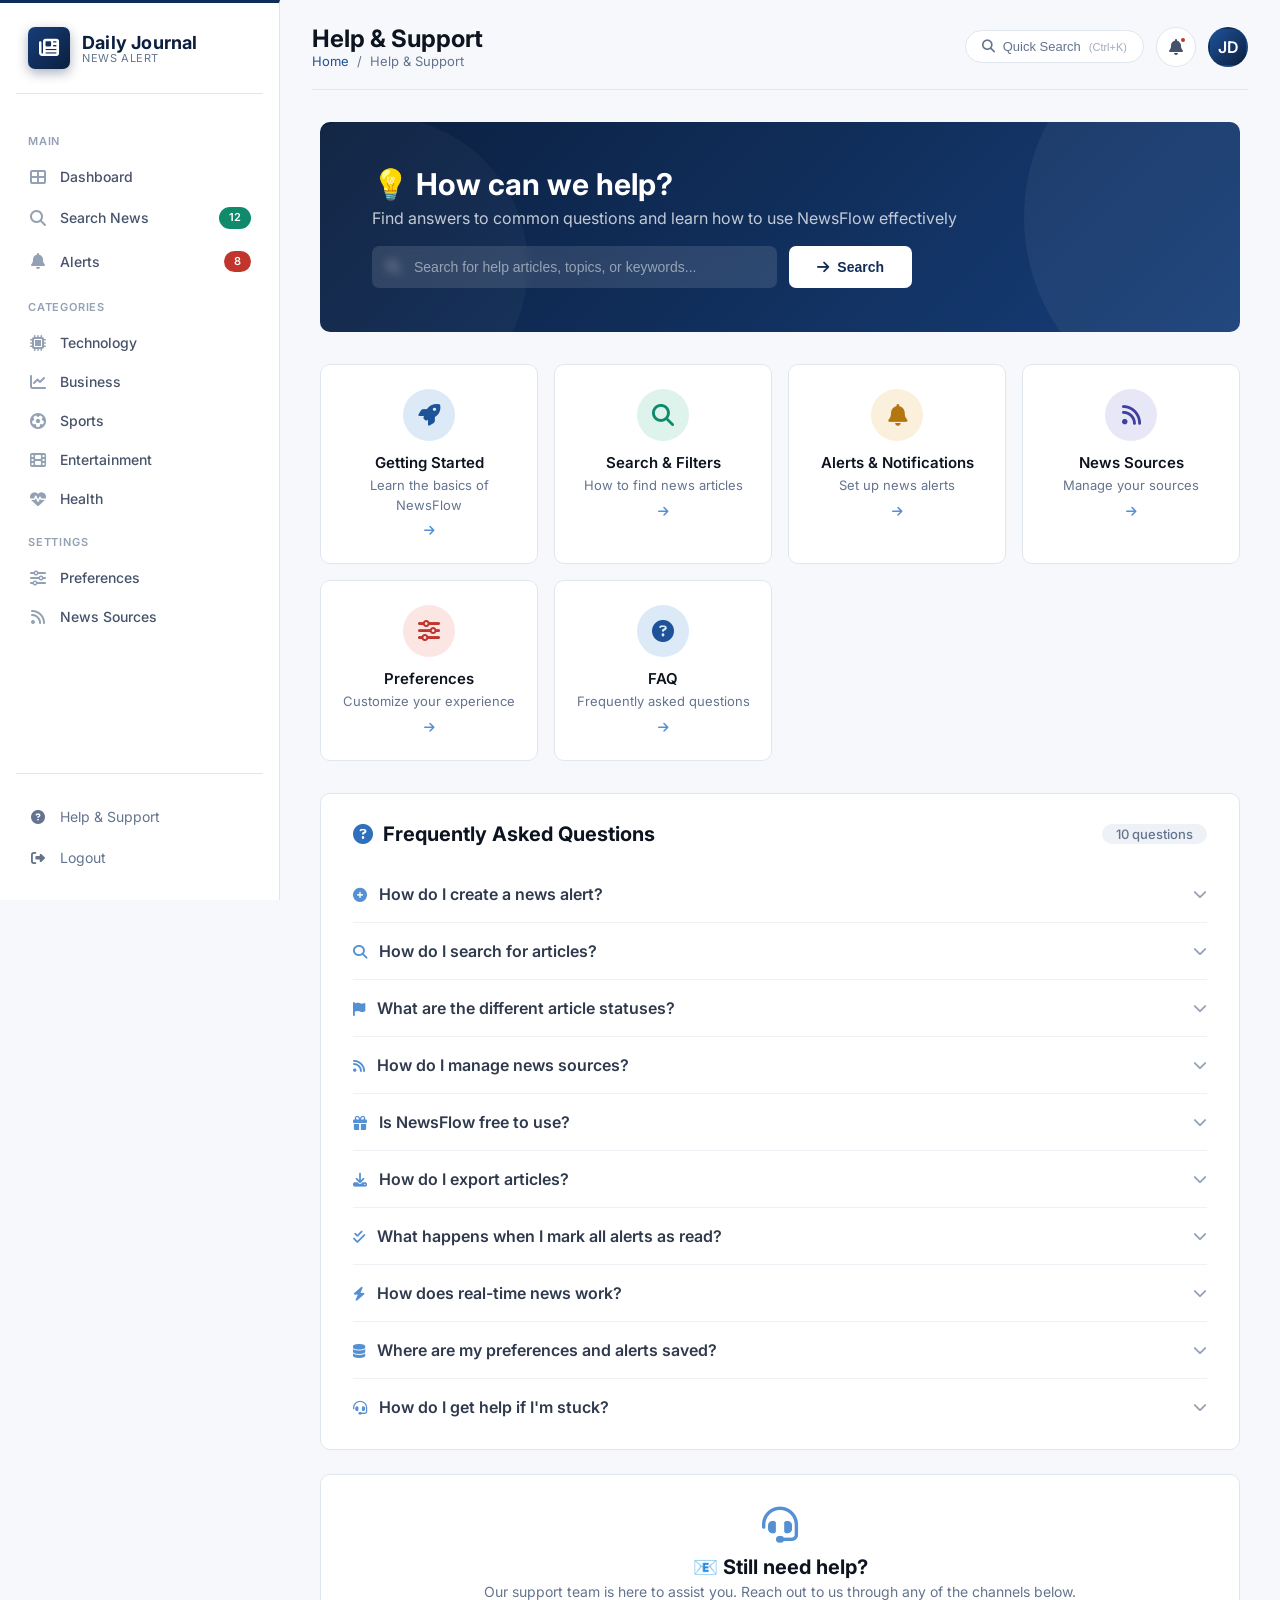
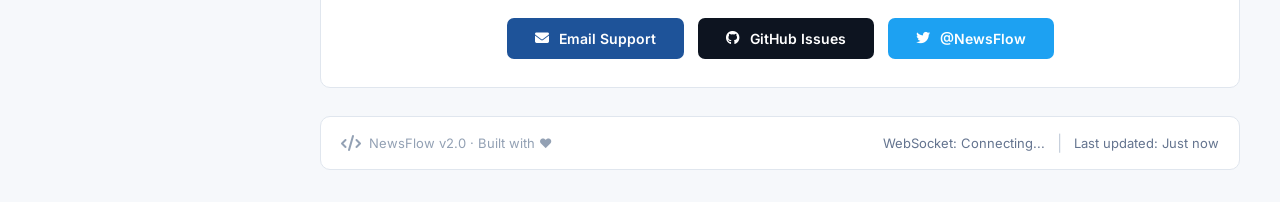
<file: help.html>
<!DOCTYPE html>
<html lang="en">
<head>
    <meta charset="UTF-8">
    <meta name="viewport" content="width=device-width, initial-scale=1.0">
    <title>Help & Support - NewsFlow</title>
    
    <!-- Font Awesome -->
    <link rel="stylesheet" href="https://cdnjs.cloudflare.com/ajax/libs/font-awesome/6.4.0/css/all.min.css">
    
    <!-- Google Fonts -->
    <link href="https://fonts.googleapis.com/css2?family=Inter:wght@300;400;500;600;700;800&display=swap" rel="stylesheet">
    
    <style>
        /* ============================================
           CSS VARIABLES - BLUE THEME (EMBEDDED)
           ============================================ */
        :root {
            --primary-50: #EFF5FC;
            --primary-100: #DCE9F7;
            --primary-200: #B7D2EF;
            --primary-300: #86B2E2;
            --primary-400: #5590D2;
            --primary-500: #2F6FBB;
            --primary-600: #1E5399;
            --primary-700: #163E78;
            --primary-800: #102C58;
            --primary-900: #0B1F3F;

            --accent-cyan: #0E7490;
            --accent-cyan-bg: #E0F6FA;
            --accent-indigo: #3F3F9E;
            --accent-indigo-bg: #E7E7F7;
            --accent-navy: #14335C;
            --accent-navy-bg: #DDE6F1;

            --success: #0F8A6B;
            --success-bg: #DDF3EC;
            --danger: #C0362C;
            --danger-bg: #FBE6E4;
            --warning: #B5750F;
            --warning-bg: #FBF0DC;
            --info: #2F6FBB;
            --info-bg: #DCE9F7;

            --gray-50: #F6F8FB;
            --gray-100: #EEF2F7;
            --gray-200: #E0E6EE;
            --gray-300: #C7D0DC;
            --gray-400: #93A1B4;
            --gray-500: #64748F;
            --gray-600: #47536A;
            --gray-700: #303A4D;
            --gray-800: #1B2436;
            --gray-900: #0D1420;

            --shadow: 0 1px 3px 0 rgba(11, 31, 63, 0.08);
            --shadow-md: 0 4px 10px -2px rgba(11, 31, 63, 0.12);
            --shadow-lg: 0 12px 24px -6px rgba(11, 31, 63, 0.16);
            --shadow-xl: 0 22px 40px -8px rgba(11, 31, 63, 0.20);
            --radius: 10px;
            --radius-sm: 7px;
            --transition: all 0.25s cubic-bezier(0.4, 0, 0.2, 1);
        }

        /* ============================================
           RESET & BASE
           ============================================ */
        * {
            margin: 0;
            padding: 0;
            box-sizing: border-box;
        }

        body {
            font-family: 'Inter', -apple-system, BlinkMacSystemFont, 'Segoe UI', Roboto, sans-serif;
            background: var(--gray-50);
            color: var(--gray-800);
            min-height: 100vh;
        }

        /* Dark Theme Support */
        body.dark-theme {
            background: #121826;
            color: #E8EDF5;
        }
        body.dark-theme .sidebar {
            background: #1A2030;
            border-color: #2A3348;
        }
        body.dark-theme .sidebar-brand .brand-text h1 {
            color: #E8EDF5;
        }
        body.dark-theme .sidebar-nav a {
            color: #94A3B8;
        }
        body.dark-theme .sidebar-nav a:hover,
        body.dark-theme .sidebar-nav a.active {
            background: #2A3348;
            color: #E8EDF5;
        }
        body.dark-theme .sidebar-nav a i {
            color: #64748B;
        }
        body.dark-theme .sidebar-footer a {
            color: #94A3B8;
        }
        body.dark-theme .sidebar-footer a:hover {
            background: #2A3348;
            color: #E8EDF5;
        }
        body.dark-theme .sidebar-brand {
            border-color: #2A3348;
        }
        body.dark-theme .sidebar-footer {
            border-color: #2A3348;
        }
        body.dark-theme .topbar {
            border-color: #2A3348;
        }
        body.dark-theme .topbar-left h2 {
            color: #E8EDF5;
        }
        body.dark-theme .topbar-right .search-btn {
            background: #1A2030;
            border-color: #2A3348;
            color: #94A3B8;
        }
        body.dark-theme .topbar-right .notification-bell {
            background: #1A2030;
            border-color: #2A3348;
            color: #94A3B8;
        }
        body.dark-theme .help-hero {
            background: linear-gradient(135deg, #0A1628, #102C58);
        }
        body.dark-theme .help-card {
            background: #1A2030;
            border-color: #2A3348;
        }
        body.dark-theme .help-card h3 {
            color: #E8EDF5;
        }
        body.dark-theme .faq-section {
            background: #1A2030;
            border-color: #2A3348;
        }
        body.dark-theme .faq-section h2 {
            color: #E8EDF5;
        }
        body.dark-theme .faq-item {
            border-color: #2A3348;
        }
        body.dark-theme .faq-item .faq-question {
            color: #CBD5E1;
        }
        body.dark-theme .faq-item .faq-answer {
            color: #94A3B8;
        }
        body.dark-theme .contact-section {
            background: #1A2030;
            border-color: #2A3348;
        }
        body.dark-theme .contact-section h2 {
            color: #E8EDF5;
        }
        body.dark-theme .notification-panel {
            background: #1A2030;
        }
        body.dark-theme .notification-panel .panel-header {
            border-color: #2A3348;
        }
        body.dark-theme .notification-panel .panel-header h3 {
            color: #E8EDF5;
        }
        body.dark-theme .notification-item {
            border-color: #2A3348;
        }
        body.dark-theme .notification-item:hover {
            background: #2A3348;
        }
        body.dark-theme .notification-item .notif-content .notif-title {
            color: #E8EDF5;
        }
        body.dark-theme .panel-footer {
            border-color: #2A3348;
        }
        body.dark-theme .modal {
            background: #1A2030;
        }
        body.dark-theme .modal .modal-header h3 {
            color: #E8EDF5;
        }

        /* ============================================
           APP LAYOUT
           ============================================ */
        .app-container {
            display: flex;
            min-height: 100vh;
        }

        /* ============================================
           SIDEBAR
           ============================================ */
        .sidebar {
            width: 280px;
            background: white;
            border-right: 1px solid var(--gray-200);
            border-top: 3px solid var(--primary-800);
            padding: 24px 16px;
            position: fixed;
            top: 0;
            left: 0;
            bottom: 0;
            overflow-y: auto;
            z-index: 100;
            transition: var(--transition);
            display: flex;
            flex-direction: column;
        }

        .sidebar-brand {
            display: flex;
            align-items: center;
            gap: 12px;
            padding: 0 12px 24px 12px;
            border-bottom: 1px solid var(--gray-200);
            margin-bottom: 24px;
        }

        .sidebar-brand .logo {
            width: 42px;
            height: 42px;
            background: linear-gradient(135deg, var(--primary-700), var(--primary-900));
            border-radius: var(--radius-sm);
            display: flex;
            align-items: center;
            justify-content: center;
            color: white;
            font-size: 20px;
            box-shadow: 0 4px 12px rgba(11, 31, 63, 0.35);
        }

        .sidebar-brand .brand-text h1 {
            font-size: 18px;
            font-weight: 700;
            color: var(--primary-900);
            letter-spacing: 0.2px;
        }

        .sidebar-brand .brand-text span {
            color: var(--gray-500);
            font-size: 11px;
            display: block;
            margin-top: -2px;
            text-transform: uppercase;
            letter-spacing: 0.6px;
        }

        .sidebar-nav {
            display: flex;
            flex-direction: column;
            gap: 2px;
            flex: 1;
        }

        .sidebar-nav .nav-label {
            font-size: 11px;
            font-weight: 600;
            text-transform: uppercase;
            letter-spacing: 0.8px;
            color: var(--gray-400);
            padding: 16px 12px 8px 12px;
        }

        .sidebar-nav a {
            display: flex;
            align-items: center;
            gap: 12px;
            padding: 10px 12px;
            border-radius: var(--radius-sm);
            color: var(--gray-600);
            text-decoration: none;
            transition: var(--transition);
            font-size: 14px;
            font-weight: 500;
            cursor: pointer;
            position: relative;
        }

        .sidebar-nav a:hover {
            background: var(--primary-50);
            color: var(--primary-700);
        }

        .sidebar-nav a.active {
            background: var(--primary-50);
            color: var(--primary-700);
        }

        .sidebar-nav a.active::before {
            content: '';
            position: absolute;
            left: 0;
            top: 8px;
            bottom: 8px;
            width: 3px;
            background: var(--primary-600);
            border-radius: 0 4px 4px 0;
        }

        .sidebar-nav a i {
            width: 20px;
            text-align: center;
            font-size: 16px;
            color: var(--gray-400);
            transition: var(--transition);
        }

        .sidebar-nav a:hover i,
        .sidebar-nav a.active i {
            color: var(--primary-600);
        }

        .sidebar-nav a .badge {
            margin-left: auto;
            background: var(--danger);
            color: white;
            font-size: 11px;
            font-weight: 600;
            padding: 2px 10px;
            border-radius: 20px;
            line-height: 1.6;
        }

        .sidebar-nav a .badge.success {
            background: var(--success);
        }

        .sidebar-footer {
            padding-top: 24px;
            border-top: 1px solid var(--gray-200);
            display: flex;
            flex-direction: column;
            gap: 4px;
        }

        .sidebar-footer a {
            display: flex;
            align-items: center;
            gap: 12px;
            padding: 10px 12px;
            border-radius: var(--radius-sm);
            color: var(--gray-500);
            text-decoration: none;
            transition: var(--transition);
            font-size: 14px;
            cursor: pointer;
        }

        .sidebar-footer a:hover {
            background: var(--gray-50);
            color: var(--gray-700);
        }

        .sidebar-footer a i {
            width: 20px;
            text-align: center;
        }

        /* ============================================
           MAIN CONTENT
           ============================================ */
        .main-content {
            margin-left: 280px;
            flex: 1;
            padding: 24px 32px 32px 32px;
        }

        /* ============================================
           TOP BAR
           ============================================ */
        .topbar {
            display: flex;
            justify-content: space-between;
            align-items: center;
            padding-bottom: 20px;
            border-bottom: 1px solid var(--gray-200);
            margin-bottom: 32px;
            flex-wrap: wrap;
            gap: 16px;
        }

        .topbar-left {
            display: flex;
            align-items: center;
            gap: 16px;
        }

        .topbar-left h2 {
            font-size: 24px;
            font-weight: 700;
            color: var(--gray-900);
        }

        .topbar-left .breadcrumb {
            display: flex;
            align-items: center;
            gap: 8px;
            color: var(--gray-500);
            font-size: 13px;
        }

        .topbar-left .breadcrumb a {
            color: var(--primary-600);
            text-decoration: none;
            cursor: pointer;
        }

        .topbar-left .breadcrumb a:hover {
            text-decoration: underline;
        }

        .topbar-right {
            display: flex;
            align-items: center;
            gap: 12px;
        }

        .topbar-right .search-btn {
            padding: 8px 16px;
            background: white;
            border: 1px solid var(--gray-200);
            border-radius: 20px;
            display: flex;
            align-items: center;
            gap: 8px;
            color: var(--gray-500);
            font-size: 13px;
            cursor: pointer;
            transition: var(--transition);
        }

        .topbar-right .search-btn:hover {
            border-color: var(--primary-400);
            background: var(--primary-50);
        }

        .topbar-right .notification-bell {
            position: relative;
            width: 40px;
            height: 40px;
            display: flex;
            align-items: center;
            justify-content: center;
            background: white;
            border-radius: 50%;
            border: 1px solid var(--gray-200);
            color: var(--gray-600);
            cursor: pointer;
            transition: var(--transition);
        }

        .topbar-right .notification-bell:hover {
            background: var(--primary-50);
            border-color: var(--primary-300);
            color: var(--primary-600);
        }

        .topbar-right .notification-bell .dot {
            position: absolute;
            top: 8px;
            right: 8px;
            width: 8px;
            height: 8px;
            background: var(--danger);
            border-radius: 50%;
            border: 2px solid white;
            animation: pulse-dot 2s infinite;
        }

        @keyframes pulse-dot {
            0%, 100% { transform: scale(1); }
            50% { transform: scale(1.3); }
        }

        .topbar-right .user-avatar {
            width: 40px;
            height: 40px;
            border-radius: 50%;
            background: linear-gradient(135deg, var(--primary-600), var(--primary-900));
            display: flex;
            align-items: center;
            justify-content: center;
            color: white;
            font-weight: 600;
            font-size: 16px;
            cursor: pointer;
            transition: var(--transition);
            border: 2px solid transparent;
        }

        .topbar-right .user-avatar:hover {
            border-color: var(--primary-300);
            transform: scale(1.05);
        }

        .menu-toggle {
            display: none;
            width: 40px;
            height: 40px;
            background: white;
            border: 1px solid var(--gray-200);
            border-radius: var(--radius-sm);
            align-items: center;
            justify-content: center;
            font-size: 18px;
            color: var(--gray-600);
            cursor: pointer;
            transition: var(--transition);
        }

        .menu-toggle:hover {
            background: var(--gray-50);
        }

        .mobile-overlay {
            display: none;
            position: fixed;
            top: 0;
            left: 0;
            right: 0;
            bottom: 0;
            background: rgba(15, 23, 42, 0.5);
            z-index: 90;
        }

        .mobile-overlay.active {
            display: block;
        }

        /* ============================================
           HELP PAGE STYLES
           ============================================ */
        .help-container {
            max-width: 920px;
            margin: 0 auto;
        }

        .help-hero {
            background: linear-gradient(135deg, var(--primary-900), var(--primary-700));
            padding: 44px 52px;
            border-radius: var(--radius);
            margin-bottom: 32px;
            color: white;
            position: relative;
            overflow: hidden;
        }
        .help-hero::before {
            content: '';
            position: absolute;
            top: -50%;
            right: -20%;
            width: 400px;
            height: 400px;
            background: rgba(255,255,255,0.05);
            border-radius: 50%;
        }
        .help-hero::after {
            content: '';
            position: absolute;
            bottom: -40%;
            left: -10%;
            width: 300px;
            height: 300px;
            background: rgba(255,255,255,0.03);
            border-radius: 50%;
        }
        .help-hero h1 {
            font-size: 30px;
            font-weight: 700;
            margin-bottom: 6px;
            position: relative;
            z-index: 1;
        }
        .help-hero p {
            color: rgba(255,255,255,0.75);
            font-size: 16px;
            position: relative;
            z-index: 1;
        }
        .help-hero .help-search {
            margin-top: 18px;
            display: flex;
            gap: 12px;
            max-width: 540px;
            position: relative;
            z-index: 1;
        }
        .help-hero .help-search .search-wrapper {
            flex: 1;
            position: relative;
        }
        .help-hero .help-search .search-wrapper i {
            position: absolute;
            left: 14px;
            top: 50%;
            transform: translateY(-50%);
            color: rgba(255,255,255,0.4);
            font-size: 14px;
        }
        .help-hero .help-search input {
            width: 100%;
            padding: 13px 16px 13px 42px;
            border: none;
            border-radius: var(--radius-sm);
            font-size: 14px;
            background: rgba(255,255,255,0.12);
            color: white;
            transition: var(--transition);
            backdrop-filter: blur(4px);
        }
        .help-hero .help-search input::placeholder {
            color: rgba(255,255,255,0.5);
        }
        .help-hero .help-search input:focus {
            outline: none;
            background: rgba(255,255,255,0.2);
            box-shadow: 0 0 0 3px rgba(255,255,255,0.1);
        }
        .help-hero .help-search button {
            padding: 13px 28px;
            background: white;
            border: none;
            border-radius: var(--radius-sm);
            font-weight: 600;
            color: var(--primary-800);
            cursor: pointer;
            transition: var(--transition);
            display: flex;
            align-items: center;
            gap: 8px;
            font-size: 14px;
            white-space: nowrap;
        }
        .help-hero .help-search button:hover {
            transform: translateY(-2px);
            box-shadow: 0 4px 16px rgba(0,0,0,0.25);
        }
        .help-hero .help-search button:active {
            transform: scale(0.97);
        }

        .help-search-results {
            margin-top: 12px;
            display: none;
            padding: 12px 16px;
            background: rgba(255,255,255,0.1);
            border-radius: var(--radius-sm);
            backdrop-filter: blur(4px);
            position: relative;
            z-index: 1;
        }
        .help-search-results.active {
            display: block;
        }
        .help-search-results .result-item {
            padding: 6px 0;
            color: rgba(255,255,255,0.8);
            font-size: 14px;
            cursor: pointer;
            transition: var(--transition);
            border-bottom: 1px solid rgba(255,255,255,0.05);
        }
        .help-search-results .result-item:hover {
            color: white;
            padding-left: 8px;
        }
        .help-search-results .result-item:last-child {
            border-bottom: none;
        }
        .help-search-results .result-item i {
            margin-right: 8px;
            font-size: 12px;
        }

        .help-grid {
            display: grid;
            grid-template-columns: repeat(auto-fill, minmax(210px, 1fr));
            gap: 16px;
            margin-bottom: 32px;
        }
        .help-card {
            background: white;
            border: 1px solid var(--gray-200);
            border-radius: var(--radius);
            padding: 24px 20px;
            text-align: center;
            transition: var(--transition);
            cursor: pointer;
            text-decoration: none;
            color: inherit;
        }
        .help-card:hover {
            border-color: var(--primary-300);
            box-shadow: var(--shadow-md);
            transform: translateY(-4px);
        }
        .help-card:active {
            transform: scale(0.97);
        }
        .help-card .help-icon {
            width: 52px;
            height: 52px;
            border-radius: 50%;
            display: flex;
            align-items: center;
            justify-content: center;
            margin: 0 auto 12px;
            font-size: 22px;
            transition: var(--transition);
        }
        .help-card:hover .help-icon {
            transform: scale(1.08);
        }
        .help-card .help-icon.blue { background: var(--primary-100); color: var(--primary-600); }
        .help-card .help-icon.green { background: var(--success-bg); color: var(--success); }
        .help-card .help-icon.orange { background: var(--warning-bg); color: var(--warning); }
        .help-card .help-icon.purple { background: var(--accent-indigo-bg); color: var(--accent-indigo); }
        .help-card .help-icon.red { background: var(--danger-bg); color: var(--danger); }
        .help-card h3 {
            font-size: 15px;
            font-weight: 600;
            color: var(--gray-900);
            margin-bottom: 4px;
        }
        .help-card p {
            font-size: 13px;
            color: var(--gray-500);
            line-height: 1.5;
        }
        .help-card .help-arrow {
            display: inline-block;
            margin-top: 8px;
            color: var(--primary-400);
            font-size: 12px;
            transition: var(--transition);
        }
        .help-card:hover .help-arrow {
            transform: translateX(4px);
        }

        .faq-section {
            background: white;
            border: 1px solid var(--gray-200);
            border-radius: var(--radius);
            padding: 28px 32px;
            margin-bottom: 24px;
            transition: var(--transition);
        }
        .faq-section:hover {
            border-color: var(--primary-200);
        }
        .faq-section .faq-header {
            display: flex;
            justify-content: space-between;
            align-items: center;
            margin-bottom: 20px;
            flex-wrap: wrap;
            gap: 12px;
        }
        .faq-section .faq-header h2 {
            font-size: 20px;
            font-weight: 700;
            color: var(--gray-900);
            display: flex;
            align-items: center;
            gap: 10px;
        }
        .faq-section .faq-header .faq-count {
            font-size: 13px;
            font-weight: 500;
            color: var(--gray-500);
            background: var(--gray-100);
            padding: 2px 14px;
            border-radius: 20px;
        }
        .faq-item {
            border-bottom: 1px solid var(--gray-100);
            padding: 14px 0;
            transition: var(--transition);
        }
        .faq-item:last-child {
            border-bottom: none;
            padding-bottom: 0;
        }
        .faq-item:first-child {
            padding-top: 0;
        }
        .faq-item .faq-question {
            display: flex;
            justify-content: space-between;
            align-items: center;
            cursor: pointer;
            font-weight: 600;
            color: var(--gray-700);
            transition: var(--transition);
            padding: 4px 0;
            user-select: none;
        }
        .faq-item .faq-question:hover {
            color: var(--primary-600);
        }
        .faq-item .faq-question .q-icon {
            color: var(--primary-400);
            margin-right: 8px;
            font-size: 14px;
        }
        .faq-item .faq-question i.fa-chevron-down {
            transition: var(--transition);
            color: var(--gray-400);
            font-size: 14px;
            flex-shrink: 0;
            margin-left: 12px;
        }
        .faq-item .faq-question.active i.fa-chevron-down {
            transform: rotate(180deg);
            color: var(--primary-600);
        }
        .faq-item .faq-answer {
            display: none;
            padding-top: 10px;
            padding-left: 28px;
            color: var(--gray-600);
            font-size: 14px;
            line-height: 1.8;
            animation: fadeInUp 0.3s ease;
        }
        .faq-item .faq-answer.open {
            display: block;
        }
        .faq-item .faq-answer ul {
            padding-left: 20px;
            margin-top: 6px;
        }
        .faq-item .faq-answer ul li {
            margin-bottom: 2px;
        }
        .faq-item .faq-answer strong {
            color: var(--gray-800);
        }

        @keyframes fadeInUp {
            from { opacity: 0; transform: translateY(6px); }
            to { opacity: 1; transform: translateY(0); }
        }

        .contact-section {
            background: white;
            border: 1px solid var(--gray-200);
            border-radius: var(--radius);
            padding: 28px 32px;
            text-align: center;
            transition: var(--transition);
        }
        .contact-section:hover {
            border-color: var(--primary-200);
        }
        .contact-section .contact-icon {
            font-size: 36px;
            color: var(--primary-400);
            margin-bottom: 8px;
        }
        .contact-section h2 {
            font-size: 20px;
            font-weight: 700;
            color: var(--gray-900);
            margin-bottom: 4px;
        }
        .contact-section p {
            color: var(--gray-500);
            font-size: 14px;
            margin-bottom: 18px;
        }
        .contact-section .contact-buttons {
            display: flex;
            gap: 14px;
            justify-content: center;
            flex-wrap: wrap;
        }
        .contact-section .contact-buttons a {
            padding: 12px 28px;
            border-radius: var(--radius-sm);
            text-decoration: none;
            font-weight: 600;
            transition: var(--transition);
            display: flex;
            align-items: center;
            gap: 10px;
            font-size: 14px;
        }
        .contact-section .contact-buttons .btn-email {
            background: var(--primary-600);
            color: white;
        }
        .contact-section .contact-buttons .btn-email:hover {
            background: var(--primary-700);
            transform: translateY(-3px);
            box-shadow: var(--shadow-md);
        }
        .contact-section .contact-buttons .btn-github {
            background: var(--gray-900);
            color: white;
        }
        .contact-section .contact-buttons .btn-github:hover {
            background: var(--gray-800);
            transform: translateY(-3px);
            box-shadow: var(--shadow-md);
        }
        .contact-section .contact-buttons .btn-twitter {
            background: #1DA1F2;
            color: white;
        }
        .contact-section .contact-buttons .btn-twitter:hover {
            background: #1A8CD8;
            transform: translateY(-3px);
            box-shadow: var(--shadow-md);
        }

        .help-footer-info {
            margin-top: 28px;
            display: flex;
            justify-content: space-between;
            align-items: center;
            flex-wrap: wrap;
            gap: 12px;
            padding: 16px 20px;
            background: white;
            border-radius: var(--radius);
            border: 1px solid var(--gray-200);
        }
        .help-footer-info .version-info {
            color: var(--gray-400);
            font-size: 13px;
            display: flex;
            align-items: center;
            gap: 8px;
        }
        .help-footer-info .version-info i {
            font-size: 16px;
        }
        .help-footer-info .status-info {
            display: flex;
            align-items: center;
            gap: 12px;
        }
        .help-footer-info .status-info .status-dot {
            width: 8px;
            height: 8px;
            border-radius: 50%;
            display: inline-block;
        }
        .help-footer-info .status-info .status-dot.online {
            background: var(--success);
            box-shadow: 0 0 8px rgba(15, 138, 107, 0.3);
        }
        .help-footer-info .status-info .status-dot.offline {
            background: var(--gray-400);
        }
        .help-footer-info .status-info .status-text {
            font-size: 13px;
            color: var(--gray-500);
        }

        .no-results-help {
            display: none;
            text-align: center;
            padding: 20px;
            color: var(--gray-500);
        }
        .no-results-help.active {
            display: block;
        }
        .no-results-help i {
            font-size: 32px;
            display: block;
            margin-bottom: 8px;
            color: var(--gray-300);
        }

        /* ============================================
           NOTIFICATION PANEL
           ============================================ */
        .notification-panel {
            position: fixed;
            top: 0;
            right: -420px;
            width: 400px;
            height: 100%;
            background: white;
            box-shadow: var(--shadow-lg);
            z-index: 200;
            transition: right 0.4s cubic-bezier(0.4, 0, 0.2, 1);
            display: flex;
            flex-direction: column;
        }
        .notification-panel.open {
            right: 0;
        }
        .notification-panel .panel-header {
            display: flex;
            justify-content: space-between;
            align-items: center;
            padding: 20px 24px;
            border-bottom: 1px solid var(--gray-200);
        }
        .notification-panel .panel-header h3 {
            font-size: 18px;
            font-weight: 600;
            display: flex;
            align-items: center;
            gap: 10px;
        }
        .notification-panel .panel-header h3 .count {
            background: var(--primary-100);
            color: var(--primary-700);
            font-size: 13px;
            padding: 1px 10px;
            border-radius: 20px;
        }
        .notification-panel .panel-header .close-btn {
            width: 36px;
            height: 36px;
            border: none;
            border-radius: 50%;
            background: var(--gray-100);
            color: var(--gray-600);
            font-size: 18px;
            cursor: pointer;
            transition: var(--transition);
            display: flex;
            align-items: center;
            justify-content: center;
        }
        .notification-panel .panel-header .close-btn:hover {
            background: var(--gray-200);
        }
        .notification-panel .panel-body {
            flex: 1;
            overflow-y: auto;
            padding: 16px 24px;
        }
        .notification-item {
            display: flex;
            gap: 14px;
            padding: 14px 0;
            border-bottom: 1px solid var(--gray-100);
            transition: var(--transition);
            cursor: pointer;
        }
        .notification-item:hover {
            background: var(--gray-50);
            margin: 0 -12px;
            padding: 14px 12px;
            border-radius: var(--radius-sm);
        }
        .notification-item .notif-icon {
            width: 40px;
            height: 40px;
            min-width: 40px;
            border-radius: 50%;
            display: flex;
            align-items: center;
            justify-content: center;
            font-size: 16px;
        }
        .notification-item .notif-icon.breaking {
            background: var(--danger-bg);
            color: var(--danger);
        }
        .notification-item .notif-icon.update {
            background: var(--primary-100);
            color: var(--primary-600);
        }
        .notification-item .notif-content {
            flex: 1;
        }
        .notification-item .notif-content .notif-title {
            font-weight: 600;
            font-size: 14px;
            color: var(--gray-800);
        }
        .notification-item .notif-content .notif-body {
            font-size: 13px;
            color: var(--gray-500);
            margin-top: 2px;
        }
        .notification-item .notif-content .notif-time {
            font-size: 12px;
            color: var(--gray-400);
            margin-top: 4px;
        }
        .notification-item .notif-unread {
            width: 8px;
            height: 8px;
            min-width: 8px;
            background: var(--primary-500);
            border-radius: 50%;
            margin-top: 6px;
        }
        .panel-footer {
            padding: 16px 24px;
            border-top: 1px solid var(--gray-200);
            display: flex;
            gap: 12px;
        }
        .panel-footer button {
            flex: 1;
            padding: 10px;
            border: none;
            border-radius: var(--radius-sm);
            font-weight: 500;
            cursor: pointer;
            transition: var(--transition);
            font-size: 14px;
        }
        .panel-footer .mark-all {
            background: var(--primary-50);
            color: var(--primary-600);
        }
        .panel-footer .mark-all:hover {
            background: var(--primary-100);
        }
        .panel-footer .view-all {
            background: var(--primary-600);
            color: white;
        }
        .panel-footer .view-all:hover {
            background: var(--primary-700);
        }

        .overlay {
            position: fixed;
            top: 0;
            left: 0;
            right: 0;
            bottom: 0;
            background: rgba(15, 23, 42, 0.4);
            z-index: 150;
            opacity: 0;
            visibility: hidden;
            transition: var(--transition);
            backdrop-filter: blur(4px);
        }
        .overlay.active {
            opacity: 1;
            visibility: visible;
        }

        /* ============================================
           TOAST
           ============================================ */
        .toast-container {
            position: fixed;
            bottom: 24px;
            right: 24px;
            z-index: 300;
            display: flex;
            flex-direction: column;
            gap: 12px;
            max-width: 450px;
            width: 100%;
        }
        .toast {
            padding: 16px 20px;
            background: var(--gray-900);
            color: white;
            border-radius: var(--radius-sm);
            box-shadow: var(--shadow-lg);
            display: flex;
            align-items: center;
            gap: 12px;
            animation: slideInRight 0.4s ease forwards;
            width: 100%;
        }
        .toast.success { border-left: 4px solid var(--success); }
        .toast.error { border-left: 4px solid var(--danger); }
        .toast.warning { border-left: 4px solid var(--warning); }
        .toast.info { border-left: 4px solid var(--primary-400); }
        .toast .toast-icon { font-size: 20px; }
        .toast.success .toast-icon { color: var(--success); }
        .toast.error .toast-icon { color: var(--danger); }
        .toast.warning .toast-icon { color: var(--warning); }
        .toast.info .toast-icon { color: var(--primary-400); }
        .toast .toast-content { flex: 1; }
        .toast .toast-content .toast-title {
            font-weight: 600;
            font-size: 14px;
        }
        .toast .toast-content .toast-message {
            font-size: 13px;
            opacity: 0.8;
            margin-top: 2px;
        }
        .toast .toast-close {
            background: none;
            border: none;
            color: rgba(255,255,255,0.5);
            cursor: pointer;
            font-size: 16px;
            padding: 4px;
            transition: var(--transition);
        }
        .toast .toast-close:hover { color: white; }
        @keyframes slideInRight {
            from { transform: translateX(100%); opacity: 0; }
            to { transform: translateX(0); opacity: 1; }
        }
        .toast.removing {
            animation: slideOutRight 0.3s ease forwards;
        }
        @keyframes slideOutRight {
            from { transform: translateX(0); opacity: 1; }
            to { transform: translateX(100%); opacity: 0; }
        }

        /* ============================================
           MODAL
           ============================================ */
        .modal-overlay {
            position: fixed;
            top: 0;
            left: 0;
            right: 0;
            bottom: 0;
            background: rgba(15, 23, 42, 0.6);
            z-index: 250;
            display: none;
            align-items: center;
            justify-content: center;
            backdrop-filter: blur(4px);
        }
        .modal-overlay.active {
            display: flex;
        }
        .modal {
            background: white;
            border-radius: var(--radius);
            padding: 32px;
            max-width: 480px;
            width: 90%;
            box-shadow: var(--shadow-xl);
            animation: fadeInUp 0.3s ease;
            max-height: 90vh;
            overflow-y: auto;
        }
        @keyframes fadeInUp {
            from { opacity: 0; transform: translateY(20px); }
            to { opacity: 1; transform: translateY(0); }
        }
        .modal .modal-header {
            display: flex;
            justify-content: space-between;
            align-items: center;
            margin-bottom: 16px;
        }
        .modal .modal-header h3 {
            font-size: 20px;
            font-weight: 600;
        }
        .modal .modal-header .modal-close {
            background: none;
            border: none;
            font-size: 24px;
            color: var(--gray-400);
            cursor: pointer;
            transition: var(--transition);
        }
        .modal .modal-header .modal-close:hover {
            color: var(--gray-600);
        }
        .modal .modal-body {
            color: var(--gray-600);
            line-height: 1.8;
            margin-bottom: 24px;
        }
        .modal .modal-footer {
            display: flex;
            gap: 12px;
            justify-content: flex-end;
        }
        .modal .modal-footer button {
            padding: 10px 24px;
            border: none;
            border-radius: var(--radius-sm);
            font-weight: 500;
            cursor: pointer;
            transition: var(--transition);
        }
        .modal .modal-footer .btn-secondary {
            background: var(--gray-100);
            color: var(--gray-700);
        }
        .modal .modal-footer .btn-secondary:hover {
            background: var(--gray-200);
        }
        .modal .modal-footer .btn-primary {
            background: var(--primary-600);
            color: white;
        }
        .modal .modal-footer .btn-primary:hover {
            background: var(--primary-700);
        }
        .modal .modal-footer .btn-danger {
            background: var(--danger);
            color: white;
        }
        .modal .modal-footer .btn-danger:hover {
            background: #DC2626;
        }

        /* ============================================
           RESPONSIVE
           ============================================ */
        @media (max-width: 1024px) {
            .main-content {
                padding: 20px;
            }
        }
        @media (max-width: 768px) {
            .sidebar {
                transform: translateX(-100%);
                width: 280px;
            }
            .sidebar.open {
                transform: translateX(0);
            }
            .main-content {
                margin-left: 0;
                padding: 16px;
            }
            .menu-toggle {
                display: flex !important;
            }
            .topbar {
                flex-direction: column;
                align-items: stretch;
                gap: 12px;
            }
            .topbar-right {
                justify-content: flex-end;
            }
            .help-hero {
                padding: 28px 24px;
            }
            .help-hero h1 {
                font-size: 24px;
            }
            .help-hero .help-search {
                flex-direction: column;
            }
            .help-grid {
                grid-template-columns: 1fr 1fr;
            }
            .faq-section {
                padding: 20px 16px;
            }
            .faq-item .faq-answer {
                padding-left: 0;
            }
            .contact-section {
                padding: 20px 16px;
            }
            .help-footer-info {
                flex-direction: column;
                text-align: center;
            }
            .notification-panel {
                width: 100%;
                right: -100%;
            }
            .toast-container {
                bottom: 12px;
                right: 12px;
                left: 12px;
                max-width: 100%;
            }
            .modal {
                padding: 24px;
                max-width: 95%;
            }
        }
        @media (max-width: 480px) {
            .topbar-left h2 {
                font-size: 20px;
            }
            .help-grid {
                grid-template-columns: 1fr;
            }
            .help-hero h1 {
                font-size: 20px;
            }
            .help-hero .help-search button {
                justify-content: center;
            }
            .contact-section .contact-buttons {
                flex-direction: column;
                align-items: stretch;
            }
            .contact-section .contact-buttons a {
                justify-content: center;
            }
        }

        /* ============================================
           SCROLLBAR
           ============================================ */
        ::-webkit-scrollbar {
            width: 6px;
            height: 6px;
        }
        ::-webkit-scrollbar-track {
            background: var(--gray-100);
        }
        ::-webkit-scrollbar-thumb {
            background: var(--gray-300);
            border-radius: 10px;
        }
        ::-webkit-scrollbar-thumb:hover {
            background: var(--gray-400);
        }

        /* ============================================
           ANIMATIONS
           ============================================ */
        @keyframes fadeInUp {
            from { opacity: 0; transform: translateY(10px); }
            to { opacity: 1; transform: translateY(0); }
        }
        .help-card {
            animation: fadeInUp 0.4s ease forwards;
            opacity: 0;
        }
        .help-card:nth-child(1) { animation-delay: 0.05s; }
        .help-card:nth-child(2) { animation-delay: 0.10s; }
        .help-card:nth-child(3) { animation-delay: 0.15s; }
        .help-card:nth-child(4) { animation-delay: 0.20s; }
        .help-card:nth-child(5) { animation-delay: 0.25s; }
        .help-card:nth-child(6) { animation-delay: 0.30s; }
    </style>
</head>
<body>
    <div class="app-container" id="app">

        <!-- ============================================
        SIDEBAR
        ============================================ -->
        <aside class="sidebar" id="sidebar">
            <div class="sidebar-brand">
                <div class="logo"><i class="fas fa-newspaper"></i></div>
                <div class="brand-text">
                    <h1>Daily Journal</h1>
                    <span>News Alert</span>
                </div>
            </div>

            <nav class="sidebar-nav">
                <div class="nav-label">Main</div>
                <a href="dashboard.html" data-page="dashboard">
                    <i class="fas fa-th-large"></i> Dashboard
                </a>
                <a href="search-news.html" data-page="search">
                    <i class="fas fa-search"></i> Search News
                    <span class="badge success" id="searchCount">12</span>
                </a>
                <a href="alerts.html" data-page="notifications">
                    <i class="fas fa-bell"></i> Alerts
                    <span class="badge" id="notifBadge">8</span>
                </a>

                <div class="nav-label">Categories</div>
                <a href="category-technology.html" data-page="technology">
                    <i class="fas fa-microchip"></i> Technology
                </a>
                <a href="category-business.html" data-page="business">
                    <i class="fas fa-chart-line"></i> Business
                </a>
                <a href="category-sports.html" data-page="sports">
                    <i class="fas fa-futbol"></i> Sports
                </a>
                <a href="category-entertainment.html" data-page="entertainment">
                    <i class="fas fa-film"></i> Entertainment
                </a>
                <a href="category-health.html" data-page="health">
                    <i class="fas fa-heartbeat"></i> Health
                </a>

                <div class="nav-label">Settings</div>
                <a href="preferences.html" data-page="preferences">
                    <i class="fas fa-sliders-h"></i> Preferences
                </a>
                <a href="sources.html" data-page="sources">
                    <i class="fas fa-rss"></i> News Sources
                </a>
            </nav>

            <div class="sidebar-footer">
                <a href="help.html" class="active" data-page="help">
                    <i class="fas fa-question-circle"></i> Help & Support
                </a>
                <a href="#" id="logoutBtn">
                    <i class="fas fa-sign-out-alt"></i> Logout
                </a>
            </div>
        </aside>

        <!-- MOBILE OVERLAY -->
        <div class="mobile-overlay" id="mobileOverlay"></div>

        <!-- ============================================
        MAIN CONTENT
        ============================================ -->
        <main class="main-content">

            <!-- TOP BAR -->
            <header class="topbar">
                <div class="topbar-left">
                    <button class="menu-toggle" id="menuToggle">
                        <i class="fas fa-bars"></i>
                    </button>
                    <div>
                        <h2 id="pageTitle">Help & Support</h2>
                        <div class="breadcrumb">
                            <a href="dashboard.html">Home</a>
                            <span>/</span>
                            <span id="breadcrumbCurrent">Help & Support</span>
                        </div>
                    </div>
                </div>
                <div class="topbar-right">
                    <button class="search-btn" id="quickSearchBtn">
                        <i class="fas fa-search"></i> Quick Search <span style="font-size: 11px; opacity: 0.6;">(Ctrl+K)</span>
                    </button>
                    <div class="notification-bell" id="bellIcon">
                        <i class="fas fa-bell"></i>
                        <span class="dot" id="bellDot"></span>
                    </div>
                    <div class="user-avatar" id="userAvatar">JD</div>
                </div>
            </header>

            <!-- ============================================
            HELP CONTENT
            ============================================ -->
            <div class="help-container">

                <!-- Help Hero -->
                <div class="help-hero">
                    <h1>💡 How can we help?</h1>
                    <p>Find answers to common questions and learn how to use NewsFlow effectively</p>
                    <div class="help-search">
                        <div class="search-wrapper">
                            <i class="fas fa-search"></i>
                            <input type="text" id="helpSearchInput" placeholder="Search for help articles, topics, or keywords...">
                        </div>
                        <button id="helpSearchBtn"><i class="fas fa-arrow-right"></i> Search</button>
                    </div>
                    <div class="help-search-results" id="helpSearchResults">
                        <!-- Search results will appear here -->
                    </div>
                </div>

                <!-- Quick Help Cards -->
                <div class="help-grid">
                    <a href="#getting-started" class="help-card" data-topic="getting started">
                        <div class="help-icon blue"><i class="fas fa-rocket"></i></div>
                        <h3>Getting Started</h3>
                        <p>Learn the basics of NewsFlow</p>
                        <span class="help-arrow"><i class="fas fa-arrow-right"></i></span>
                    </a>
                    <a href="#search" class="help-card" data-topic="search filters">
                        <div class="help-icon green"><i class="fas fa-search"></i></div>
                        <h3>Search & Filters</h3>
                        <p>How to find news articles</p>
                        <span class="help-arrow"><i class="fas fa-arrow-right"></i></span>
                    </a>
                    <a href="#alerts" class="help-card" data-topic="alerts notifications">
                        <div class="help-icon orange"><i class="fas fa-bell"></i></div>
                        <h3>Alerts & Notifications</h3>
                        <p>Set up news alerts</p>
                        <span class="help-arrow"><i class="fas fa-arrow-right"></i></span>
                    </a>
                    <a href="#sources" class="help-card" data-topic="sources rss">
                        <div class="help-icon purple"><i class="fas fa-rss"></i></div>
                        <h3>News Sources</h3>
                        <p>Manage your sources</p>
                        <span class="help-arrow"><i class="fas fa-arrow-right"></i></span>
                    </a>
                    <a href="#preferences" class="help-card" data-topic="preferences settings">
                        <div class="help-icon red"><i class="fas fa-sliders-h"></i></div>
                        <h3>Preferences</h3>
                        <p>Customize your experience</p>
                        <span class="help-arrow"><i class="fas fa-arrow-right"></i></span>
                    </a>
                    <a href="#faq" class="help-card" data-topic="faq questions">
                        <div class="help-icon blue"><i class="fas fa-question-circle"></i></div>
                        <h3>FAQ</h3>
                        <p>Frequently asked questions</p>
                        <span class="help-arrow"><i class="fas fa-arrow-right"></i></span>
                    </a>
                </div>

                <!-- FAQ Section -->
                <div class="faq-section" id="faq">
                    <div class="faq-header">
                        <h2><i class="fas fa-question-circle" style="color: var(--primary-500);"></i> Frequently Asked Questions</h2>
                        <span class="faq-count" id="faqCount">10 questions</span>
                    </div>
                    
                    <div class="faq-item" data-keywords="create alert setup configure">
                        <div class="faq-question" data-target="faq1">
                            <span><span class="q-icon"><i class="fas fa-plus-circle"></i></span> How do I create a news alert?</span>
                            <i class="fas fa-chevron-down"></i>
                        </div>
                        <div class="faq-answer" id="faq1">
                            To create a news alert, navigate to the <strong>Alerts</strong> page using the sidebar, then click the <strong>"Create Alert"</strong> button. Fill in the alert name, select a category and source, and add keywords you want to track. Click "Create Alert" to save it. You'll be notified whenever a matching article is published.
                        </div>
                    </div>

                    <div class="faq-item" data-keywords="search find articles filter">
                        <div class="faq-question" data-target="faq2">
                            <span><span class="q-icon"><i class="fas fa-search"></i></span> How do I search for articles?</span>
                            <i class="fas fa-chevron-down"></i>
                        </div>
                        <div class="faq-answer" id="faq2">
                            You can search for articles using the search bar in the <strong>Search News</strong> page. Type your keywords and press Enter. You can also use the filters to narrow down results by category, source, date, and status. The search supports full-text search across article titles, summaries, and authors.
                        </div>
                    </div>

                    <div class="faq-item" data-keywords="status breaking published draft archived">
                        <div class="faq-question" data-target="faq3">
                            <span><span class="q-icon"><i class="fas fa-flag"></i></span> What are the different article statuses?</span>
                            <i class="fas fa-chevron-down"></i>
                        </div>
                        <div class="faq-answer" id="faq3">
                            Articles have four statuses:
                            <ul>
                                <li><strong>🔴 Breaking</strong> - Urgent news that requires immediate attention</li>
                                <li><strong>✅ Published</strong> - Regular news articles that have been published</li>
                                <li><strong>📝 Draft</strong> - Articles that are still being prepared</li>
                                <li><strong>📦 Archived</strong> - Older articles that have been archived</li>
                            </ul>
                        </div>
                    </div>

                    <div class="faq-item" data-keywords="sources manage toggle activate">
                        <div class="faq-question" data-target="faq4">
                            <span><span class="q-icon"><i class="fas fa-rss"></i></span> How do I manage news sources?</span>
                            <i class="fas fa-chevron-down"></i>
                        </div>
                        <div class="faq-answer" id="faq4">
                            You can manage news sources from the <strong>News Sources</strong> page in the sidebar. Each source has a toggle switch that allows you to enable or disable it. When a source is active, articles from that source will appear in your search results and can trigger alerts. You can also see the number of articles from each source.
                        </div>
                    </div>

                    <div class="faq-item" data-keywords="free cost price subscription">
                        <div class="faq-question" data-target="faq5">
                            <span><span class="q-icon"><i class="fas fa-gift"></i></span> Is NewsFlow free to use?</span>
                            <i class="fas fa-chevron-down"></i>
                        </div>
                        <div class="faq-answer" id="faq5">
                            Yes! NewsFlow is completely free to use. We provide a full-featured news monitoring dashboard without any subscription fees. In the future, we may offer premium features, but the core functionality will always remain free.
                        </div>
                    </div>

                    <div class="faq-item" data-keywords="export download csv">
                        <div class="faq-question" data-target="faq6">
                            <span><span class="q-icon"><i class="fas fa-download"></i></span> How do I export articles?</span>
                            <i class="fas fa-chevron-down"></i>
                        </div>
                        <div class="faq-answer" id="faq6">
                            On the <strong>Dashboard</strong> page, you can export the currently filtered articles by clicking the <strong>"Export"</strong> button in the results header. This will download a CSV file containing the article titles, categories, sources, publication dates, statuses, and authors.
                        </div>
                    </div>

                    <div class="faq-item" data-keywords="mark read alerts clear">
                        <div class="faq-question" data-target="faq7">
                            <span><span class="q-icon"><i class="fas fa-check-double"></i></span> What happens when I mark all alerts as read?</span>
                            <i class="fas fa-chevron-down"></i>
                        </div>
                        <div class="faq-answer" id="faq7">
                            When you click <strong>"Mark all read"</strong> in the notification panel, all current breaking and published alerts will be marked as archived. This clears the notification badge and removes them from the active alerts list. You can still find these articles in the search results.
                        </div>
                    </div>

                    <div class="faq-item" data-keywords="realtime websocket live updates">
                        <div class="faq-question" data-target="faq8">
                            <span><span class="q-icon"><i class="fas fa-bolt"></i></span> How does real-time news work?</span>
                            <i class="fas fa-chevron-down"></i>
                        </div>
                        <div class="faq-answer" id="faq8">
                            NewsFlow uses WebSocket technology to provide real-time news updates. When the WebSocket server is running, new articles and breaking news are pushed to your dashboard instantly. The connection status is shown in the browser console. If the WebSocket server is not running, NewsFlow falls back to simulated updates.
                        </div>
                    </div>

                    <div class="faq-item" data-keywords="preferences settings save localstorage">
                        <div class="faq-question" data-target="faq9">
                            <span><span class="q-icon"><i class="fas fa-database"></i></span> Where are my preferences and alerts saved?</span>
                            <i class="fas fa-chevron-down"></i>
                        </div>
                        <div class="faq-answer" id="faq9">
                            Your preferences, alerts, and source settings are saved locally in your browser's <strong>localStorage</strong>. This means your settings persist between sessions, but they are not synced across devices. Clearing your browser cache or using private/incognito mode will remove your saved data.
                        </div>
                    </div>

                    <div class="faq-item" data-keywords="help support contact email">
                        <div class="faq-question" data-target="faq10">
                            <span><span class="q-icon"><i class="fas fa-headset"></i></span> How do I get help if I'm stuck?</span>
                            <i class="fas fa-chevron-down"></i>
                        </div>
                        <div class="faq-answer" id="faq10">
                            If you need help, you can:
                            <ul>
                                <li>Check this <strong>Help & Support</strong> page for answers to common questions</li>
                                <li>Contact our support team via email at <strong>support@newsflow.com</strong></li>
                                <li>Visit our GitHub repository to report issues or suggest features</li>
                            </ul>
                        </div>
                    </div>
                </div>

                <!-- Contact Section -->
                <div class="contact-section">
                    <div class="contact-icon"><i class="fas fa-headset"></i></div>
                    <h2>📧 Still need help?</h2>
                    <p>Our support team is here to assist you. Reach out to us through any of the channels below.</p>
                    <div class="contact-buttons">
                        <a href="mailto:support@newsflow.com" class="btn-email">
                            <i class="fas fa-envelope"></i> Email Support
                        </a>
                        <a href="#" class="btn-github">
                            <i class="fab fa-github"></i> GitHub Issues
                        </a>
                        <a href="#" class="btn-twitter">
                            <i class="fab fa-twitter"></i> @NewsFlow
                        </a>
                    </div>
                </div>

                <!-- Footer Info -->
                <div class="help-footer-info">
                    <div class="version-info">
                        <i class="fas fa-code"></i>
                        <span>NewsFlow v2.0 · Built with ❤️</span>
                    </div>
                    <div class="status-info">
                        <span class="status-dot" id="wsStatusDot"></span>
                        <span class="status-text" id="wsStatusText">WebSocket: Connecting...</span>
                        <span style="color: var(--gray-300);">|</span>
                        <span class="status-text" id="timeStatus">Last updated: Just now</span>
                    </div>
                </div>
            </div>

        </main>
    </div>

    <!-- ============================================
    NOTIFICATION PANEL
    ============================================ -->
    <div class="overlay" id="panelOverlay"></div>
    <div class="notification-panel" id="notificationPanel">
        <div class="panel-header">
            <h3>
                <i class="fas fa-bell" style="color:var(--primary-600);"></i> News Alerts
                <span class="count" id="panelNotifCount">8 new</span>
            </h3>
            <button class="close-btn" id="closePanel"><i class="fas fa-times"></i></button>
        </div>
        <div class="panel-body" id="notificationPanelBody">
            <!-- Rendered by JavaScript -->
        </div>
        <div class="panel-footer">
            <button class="mark-all" id="markAllReadBtn">
                <i class="fas fa-check-double"></i> Mark all read
            </button>
            <button class="view-all" id="viewAllNotifsBtn">View all alerts</button>
        </div>
    </div>

    <!-- ============================================
    TOAST CONTAINER
    ============================================ -->
    <div class="toast-container" id="toastContainer"></div>

    <!-- ============================================
    MODAL
    ============================================ -->
    <div class="modal-overlay" id="modalOverlay">
        <div class="modal" id="modal">
            <div class="modal-header">
                <h3 id="modalTitle">Modal Title</h3>
                <button class="modal-close" id="modalClose">&times;</button>
            </div>
            <div class="modal-body" id="modalBody">
                <!-- Modal content -->
            </div>
            <div class="modal-footer" id="modalFooter">
                <!-- Modal buttons -->
            </div>
        </div>
    </div>

    <!-- ============================================
    JAVASCRIPT - EMBEDDED
    ============================================ -->
    <script>
        // ============================================
        // DATA
        // ============================================
        const NEWS_DATA = [
            { id: 1, title: 'AI Breakthrough in Medical Diagnosis', category: 'technology', source: 'cnn', published: '2 hours ago', status: 'breaking', summary: 'Researchers developed a new AI model.' },
            { id: 2, title: 'Global Markets Rally as Inflation Cools', category: 'business', source: 'reuters', published: '4 hours ago', status: 'published', summary: 'Stock markets surged.' },
            { id: 3, title: 'Champions League Final: Underdogs Stun Favorites', category: 'sports', source: 'bbc', published: '6 hours ago', status: 'published', summary: 'Greatest upset in Champions League history.' }
        ];

        // ============================================
        // TOAST MANAGER
        // ============================================
        const ToastManager = {
            container: null,
            idCounter: 0,

            init() {
                this.container = document.getElementById('toastContainer');
            },

            show(options) {
                const { title = 'Notification', message = '', type = 'info', duration = 4000 } = options;
                const id = ++this.idCounter;
                const toast = document.createElement('div');
                toast.className = `toast ${type}`;
                toast.dataset.id = id;

                const iconMap = {
                    success: 'fa-check-circle',
                    error: 'fa-exclamation-circle',
                    warning: 'fa-exclamation-triangle',
                    info: 'fa-info-circle'
                };

                toast.innerHTML = `
                    <div class="toast-icon"><i class="fas ${iconMap[type] || iconMap.info}"></i></div>
                    <div class="toast-content">
                        <div class="toast-title">${title}</div>
                        <div class="toast-message">${message}</div>
                    </div>
                    <button class="toast-close" data-id="${id}"><i class="fas fa-times"></i></button>
                `;

                this.container.appendChild(toast);

                const timeout = setTimeout(() => this.remove(id), duration);
                toast.querySelector('.toast-close').addEventListener('click', () => {
                    clearTimeout(timeout);
                    this.remove(id);
                });

                return id;
            },

            remove(id) {
                const toast = this.container.querySelector(`[data-id="${id}"]`);
                if (toast) {
                    toast.classList.add('removing');
                    setTimeout(() => toast.remove(), 300);
                }
            },

            success(title, message, duration) { return this.show({ title, message, type: 'success', duration }); },
            error(title, message, duration) { return this.show({ title, message, type: 'error', duration }); },
            warning(title, message, duration) { return this.show({ title, message, type: 'warning', duration }); },
            info(title, message, duration) { return this.show({ title, message, type: 'info', duration }); }
        };

        // ============================================
        // MODAL MANAGER
        // ============================================
        const ModalManager = {
            overlay: null,
            modal: null,
            title: null,
            body: null,
            footer: null,
            closeBtn: null,
            callbacks: {},

            init() {
                this.overlay = document.getElementById('modalOverlay');
                this.modal = document.getElementById('modal');
                this.title = document.getElementById('modalTitle');
                this.body = document.getElementById('modalBody');
                this.footer = document.getElementById('modalFooter');
                this.closeBtn = document.getElementById('modalClose');

                this.closeBtn.addEventListener('click', () => this.close());
                this.overlay.addEventListener('click', (e) => {
                    if (e.target === this.overlay) this.close();
                });
                document.addEventListener('keydown', (e) => {
                    if (e.key === 'Escape') this.close();
                });
            },

            open(options) {
                const {
                    title = 'Modal',
                    content = '',
                    onClose = null,
                    onConfirm = null,
                    confirmText = 'Confirm',
                    cancelText = 'Cancel',
                    showConfirm = true,
                    showCancel = true,
                    danger = false,
                    success = false
                } = options;

                this.title.textContent = title;
                this.body.innerHTML = content;

                let footerHTML = '';
                if (showCancel) {
                    footerHTML += `<button class="btn-secondary" id="modalCancel">${cancelText}</button>`;
                }
                if (showConfirm) {
                    let btnClass = 'btn-primary';
                    if (danger) btnClass = 'btn-danger';
                    if (success) btnClass = 'btn-success';
                    footerHTML += `<button class="${btnClass}" id="modalConfirm">${confirmText}</button>`;
                }
                this.footer.innerHTML = footerHTML;

                this.callbacks.onClose = onClose;
                this.callbacks.onConfirm = onConfirm;

                const cancelBtn = document.getElementById('modalCancel');
                const confirmBtn = document.getElementById('modalConfirm');

                if (cancelBtn) {
                    cancelBtn.addEventListener('click', () => this.close());
                }
                if (confirmBtn) {
                    confirmBtn.addEventListener('click', () => {
                        if (this.callbacks.onConfirm) this.callbacks.onConfirm();
                        this.close();
                    });
                }

                this.overlay.classList.add('active');
            },

            close() {
                this.overlay.classList.remove('active');
                if (this.callbacks.onClose) this.callbacks.onClose();
            }
        };

        // ============================================
        // HELP PAGE CONTROLLER
        // ============================================
        const HelpPage = {
            searchResults: [],
            allFaqItems: [],

            init() {
                this.allFaqItems = document.querySelectorAll('.faq-item');
                this.bindEvents();
                this.updateWebSocketStatus();
                this.setupNotificationPanel();
                this.updateTimeStatus();
                console.log('💡 Help page initialized with', this.allFaqItems.length, 'FAQ items');
            },

            bindEvents() {
                // FAQ accordion with smooth toggle
                document.querySelectorAll('.faq-question').forEach(question => {
                    question.addEventListener('click', () => {
                        const target = document.getElementById(question.dataset.target);
                        const isOpen = target.classList.contains('open');
                        
                        // Close all FAQ answers with animation
                        document.querySelectorAll('.faq-answer').forEach(a => {
                            a.classList.remove('open');
                        });
                        document.querySelectorAll('.faq-question').forEach(q => {
                            q.classList.remove('active');
                        });
                        
                        // Open the clicked one if it was closed
                        if (!isOpen) {
                            target.classList.add('open');
                            question.classList.add('active');
                            // Update FAQ count
                            this.updateFaqCount();
                        }
                    });
                });

                // Search with debounce and live results
                const searchInput = document.getElementById('helpSearchInput');
                let searchTimer;

                searchInput.addEventListener('input', () => {
                    clearTimeout(searchTimer);
                    searchTimer = setTimeout(() => {
                        const query = searchInput.value.trim();
                        if (query.length > 0) {
                            this.searchHelp(query);
                        } else {
                            this.clearSearch();
                        }
                    }, 300);
                });

                // Search on button click
                document.getElementById('helpSearchBtn').addEventListener('click', () => {
                    const query = document.getElementById('helpSearchInput').value.trim();
                    if (query) {
                        this.searchHelp(query);
                    } else {
                        ToastManager.info('Search', 'Please enter a search term');
                        searchInput.focus();
                    }
                });

                // Search on Enter key
                searchInput.addEventListener('keydown', (e) => {
                    if (e.key === 'Enter') {
                        e.preventDefault();
                        const query = searchInput.value.trim();
                        if (query) {
                            this.searchHelp(query);
                        }
                    }
                    if (e.key === 'Escape') {
                        searchInput.blur();
                        this.clearSearch();
                    }
                });

                // Quick search button
                document.getElementById('quickSearchBtn').addEventListener('click', () => {
                    document.getElementById('helpSearchInput').focus();
                });

                // Keyboard shortcut
                document.addEventListener('keydown', (e) => {
                    if ((e.ctrlKey || e.metaKey) && e.key === 'k') {
                        e.preventDefault();
                        document.getElementById('helpSearchInput').focus();
                    }
                });

                // Help card click - smooth scroll to section
                document.querySelectorAll('.help-card').forEach(card => {
                    card.addEventListener('click', (e) => {
                        e.preventDefault();
                        const target = card.getAttribute('href');
                        if (target && target.startsWith('#')) {
                            const section = document.querySelector(target);
                            if (section) {
                                section.scrollIntoView({ behavior: 'smooth', block: 'start' });
                                // Highlight the section
                                section.style.transition = 'box-shadow 0.3s ease';
                                section.style.boxShadow = '0 0 0 3px var(--primary-400)';
                                setTimeout(() => {
                                    section.style.boxShadow = 'none';
                                }, 2000);
                            }
                        }
                    });
                });

                // Logout
                document.getElementById('logoutBtn').addEventListener('click', (e) => {
                    e.preventDefault();
                    ModalManager.open({
                        title: 'Logout',
                        content: '<p>Are you sure you want to logout?</p>',
                        confirmText: 'Logout',
                        danger: true,
                        onConfirm: () => {
                            ToastManager.success('Logged Out', 'See you next time!');
                        }
                    });
                });

                // User avatar
                document.getElementById('userAvatar').addEventListener('click', () => {
                    ToastManager.info('Profile', 'Viewing user profile');
                });

                // Notification bell
                document.getElementById('bellIcon').addEventListener('click', () => {
                    document.getElementById('notificationPanel').classList.toggle('open');
                    document.getElementById('panelOverlay').classList.toggle('active');
                });
                document.getElementById('closePanel').addEventListener('click', () => {
                    document.getElementById('notificationPanel').classList.remove('open');
                    document.getElementById('panelOverlay').classList.remove('active');
                });
                document.getElementById('panelOverlay').addEventListener('click', () => {
                    document.getElementById('notificationPanel').classList.remove('open');
                    document.getElementById('panelOverlay').classList.remove('active');
                });

                // Mark all read
                document.getElementById('markAllReadBtn').addEventListener('click', () => {
                    ToastManager.success('All Read', 'All alerts marked as read');
                });

                // View all alerts
                document.getElementById('viewAllNotifsBtn').addEventListener('click', () => {
                    window.location.href = 'alerts.html';
                });

                // Menu toggle
                document.getElementById('menuToggle').addEventListener('click', () => {
                    document.getElementById('sidebar').classList.toggle('open');
                    document.getElementById('mobileOverlay').classList.toggle('active');
                });
                document.getElementById('mobileOverlay').addEventListener('click', () => {
                    document.getElementById('sidebar').classList.remove('open');
                    document.getElementById('mobileOverlay').classList.remove('active');
                });

                window.addEventListener('resize', () => {
                    if (window.innerWidth > 768) {
                        document.getElementById('sidebar').classList.remove('open');
                        document.getElementById('mobileOverlay').classList.remove('active');
                    }
                });
            },

            searchHelp(query) {
                const q = query.toLowerCase().trim();
                let found = false;
                const results = [];

                this.allFaqItems.forEach(item => {
                    const question = item.querySelector('.faq-question span').textContent.toLowerCase();
                    const answer = item.querySelector('.faq-answer').textContent.toLowerCase();
                    const keywords = item.dataset.keywords || '';
                    const matches = question.includes(q) || answer.includes(q) || keywords.includes(q);
                    
                    if (matches) {
                        found = true;
                        results.push({
                            element: item,
                            question: item.querySelector('.faq-question span').textContent,
                            match: question.includes(q) ? 'question' : 'answer'
                        });
                        item.style.display = '';
                        // Auto-expand matching FAQ
                        const target = item.querySelector('.faq-answer');
                        const qEl = item.querySelector('.faq-question');
                        target.classList.add('open');
                        qEl.classList.add('active');
                    } else {
                        item.style.display = 'none';
                    }
                });

                // Show search results in hero
                const resultsContainer = document.getElementById('helpSearchResults');
                if (found) {
                    resultsContainer.classList.add('active');
                    resultsContainer.innerHTML = `
                        <div style="color: white; font-weight: 500; margin-bottom: 6px;">
                            <i class="fas fa-check-circle" style="color: var(--success);"></i>
                            Found ${results.length} matching help article${results.length > 1 ? 's' : ''}
                        </div>
                        ${results.map(r => `
                            <div class="result-item" data-target="${r.element.querySelector('.faq-question').dataset.target}">
                                <i class="fas ${r.match === 'question' ? 'fa-question-circle' : 'fa-file-alt'}"></i>
                                ${r.question.substring(0, 60)}${r.question.length > 60 ? '...' : ''}
                            </div>
                        `).join('')}
                    `;
                    // Make result items clickable
                    resultsContainer.querySelectorAll('.result-item').forEach(el => {
                        el.addEventListener('click', () => {
                            const targetId = el.dataset.target;
                            const target = document.getElementById(targetId);
                            if (target) {
                                // Close all first
                                document.querySelectorAll('.faq-answer').forEach(a => a.classList.remove('open'));
                                document.querySelectorAll('.faq-question').forEach(q => q.classList.remove('active'));
                                target.classList.add('open');
                                const qEl = target.closest('.faq-item').querySelector('.faq-question');
                                if (qEl) qEl.classList.add('active');
                                // Scroll to FAQ section
                                document.getElementById('faq').scrollIntoView({ behavior: 'smooth' });
                                // Clear search
                                this.clearSearch();
                            }
                        }.bind(this));
                    });
                    ToastManager.success('Found', `Found ${results.length} matching help articles for "${query}"`);
                } else {
                    resultsContainer.classList.add('active');
                    resultsContainer.innerHTML = `
                        <div style="color: rgba(255,255,255,0.7); padding: 6px 0;">
                            <i class="fas fa-exclamation-circle" style="color: var(--warning);"></i>
                            No help articles found for "${query}"
                        </div>
                    `;
                    ToastManager.info('No Results', `No help articles found for "${query}"`);
                }

                this.updateFaqCount();
            },

            clearSearch() {
                document.getElementById('helpSearchInput').value = '';
                document.getElementById('helpSearchResults').classList.remove('active');
                document.getElementById('helpSearchResults').innerHTML = '';
                
                // Reset all FAQ items to visible
                this.allFaqItems.forEach(item => {
                    item.style.display = '';
                });
                
                // Close all FAQ answers
                document.querySelectorAll('.faq-answer').forEach(a => a.classList.remove('open'));
                document.querySelectorAll('.faq-question').forEach(q => q.classList.remove('active'));
                this.updateFaqCount();
            },

            updateFaqCount() {
                const visible = document.querySelectorAll('.faq-item[style*="display: none"]').length;
                const total = this.allFaqItems.length;
                const visibleCount = total - visible;
                const countEl = document.getElementById('faqCount');
                if (countEl) {
                    countEl.textContent = visibleCount + ' question' + (visibleCount > 1 ? 's' : '');
                }
            },

            updateWebSocketStatus() {
                const dot = document.getElementById('wsStatusDot');
                const text = document.getElementById('wsStatusText');

                // Simulate WebSocket status check
                const checkStatus = () => {
                    const connected = window.WebSocketManager && WebSocketManager.isConnected;
                    if (dot) {
                        dot.className = 'status-dot ' + (connected ? 'online' : 'offline');
                    }
                    if (text) {
                        text.textContent = 'WebSocket: ' + (connected ? 'Connected' : 'Disconnected');
                        text.style.color = connected ? 'var(--success)' : 'var(--gray-400)';
                    }
                };

                checkStatus();
                setInterval(checkStatus, 3000);
            },

            updateTimeStatus() {
                const el = document.getElementById('timeStatus');
                if (el) {
                    setInterval(() => {
                        const now = new Date();
                        el.textContent = 'Last updated: ' + now.toLocaleTimeString();
                    }, 10000);
                }
            },

            setupNotificationPanel() {
                const body = document.getElementById('notificationPanelBody');
                const alerts = NEWS_DATA.filter(n => n.status === 'breaking' || n.status === 'published').slice(0, 8);

                if (alerts.length === 0) {
                    body.innerHTML = `
                        <div style="text-align: center; padding: 40px 0; color: var(--gray-400);">
                            <i class="fas fa-bell-slash" style="font-size: 32px; display: block; margin-bottom: 12px;"></i>
                            No new alerts
                        </div>
                    `;
                    return;
                }

                body.innerHTML = alerts.map(alert => `
                    <div class="notification-item">
                        <div class="notif-icon ${alert.status === 'breaking' ? 'breaking' : 'update'}">
                            <i class="fas ${alert.status === 'breaking' ? 'fa-bolt' : 'fa-newspaper'}"></i>
                        </div>
                        <div class="notif-content">
                            <div class="notif-title">${alert.title}</div>
                            <div class="notif-body">${alert.summary.substring(0, 80)}...</div>
                            <div class="notif-time">${alert.published}</div>
                        </div>
                        <div class="notif-unread"></div>
                    </div>
                `).join('');

                const count = alerts.length;
                document.getElementById('panelNotifCount').textContent = count + ' new';
                document.getElementById('notifBadge').textContent = count;
                document.getElementById('notifBadge').style.display = count > 0 ? '' : 'none';
                document.getElementById('bellDot').style.display = count > 0 ? '' : 'none';
                document.getElementById('searchCount').textContent = NEWS_DATA.length;
            }
        };

        // ============================================
        // INITIALIZE
        // ============================================
        document.addEventListener('DOMContentLoaded', () => {
            ToastManager.init();
            ModalManager.init();
            HelpPage.init();
            console.log('💡 Help page loaded successfully!');
        });
    </script>
</body>
</html>
</file>
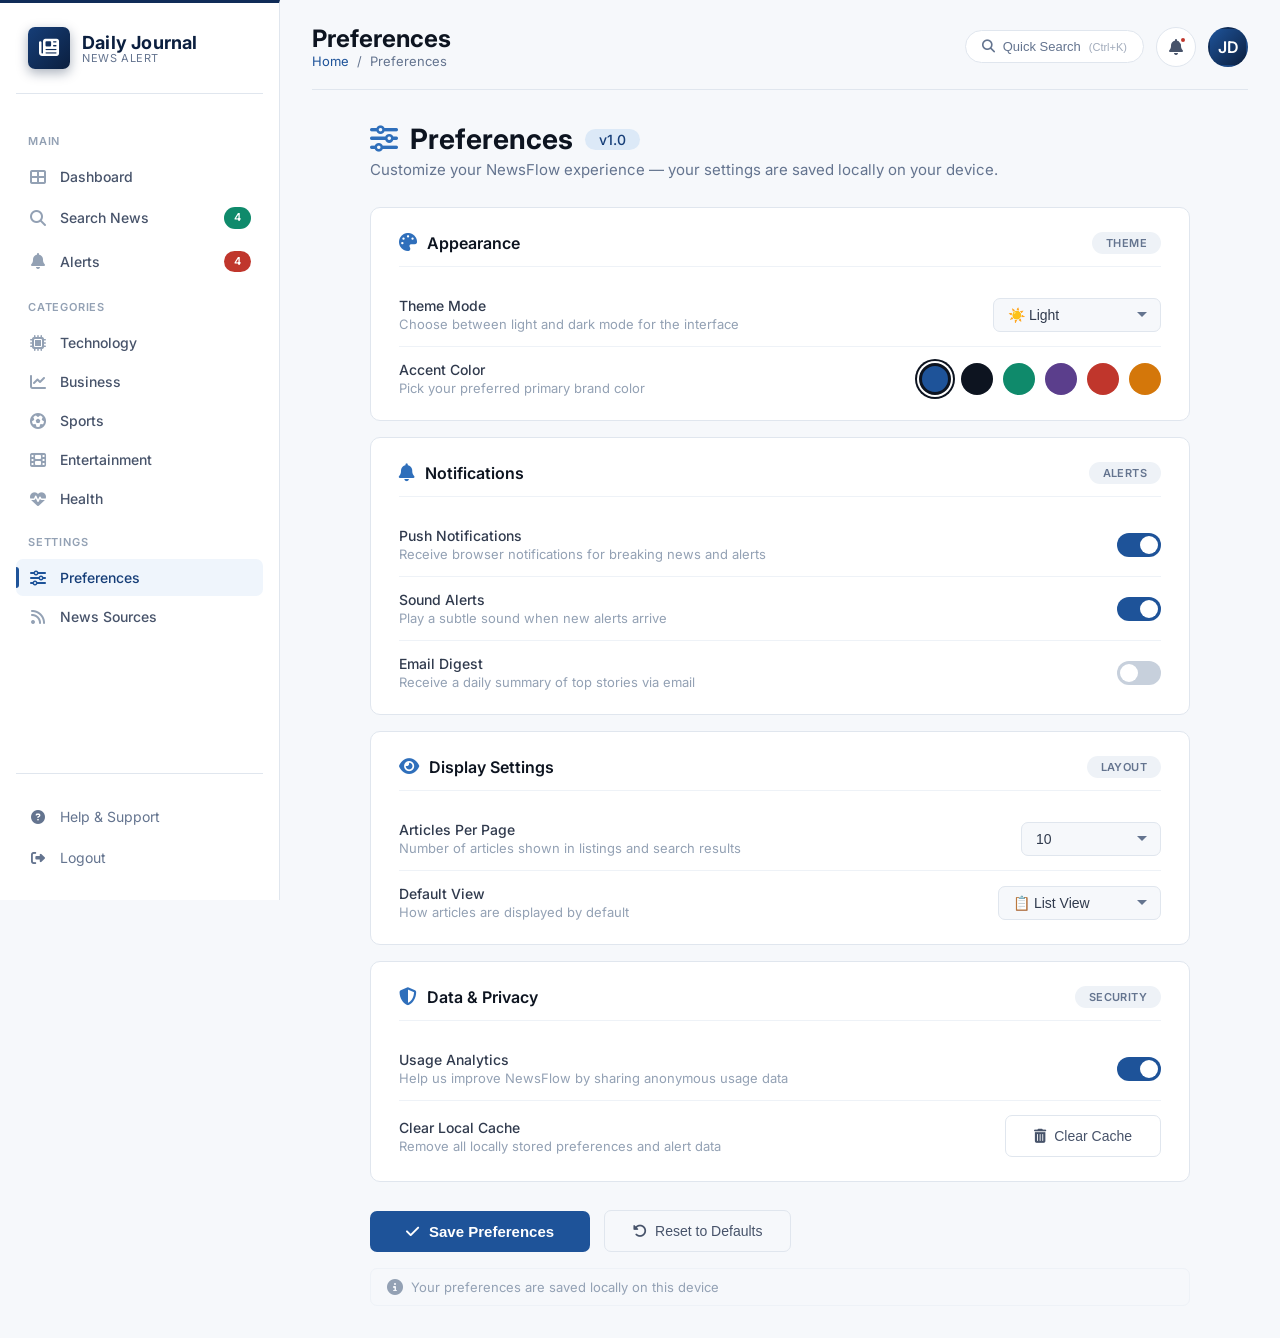
<file: preferences.html>
<!DOCTYPE html>
<html lang="en">
<head>
    <meta charset="UTF-8">
    <meta name="viewport" content="width=device-width, initial-scale=1.0">
    <title>Preferences - NewsFlow</title>
    
    <!-- Font Awesome -->
    <link rel="stylesheet" href="https://cdnjs.cloudflare.com/ajax/libs/font-awesome/6.4.0/css/all.min.css">
    
    <!-- Google Fonts -->
    <link href="https://fonts.googleapis.com/css2?family=Inter:wght@300;400;500;600;700;800&display=swap" rel="stylesheet">
    
    <style>
        /* ============================================
           CSS VARIABLES - BLUE THEME (EMBEDDED)
           ============================================ */
        :root {
            --primary-50: #EFF5FC;
            --primary-100: #DCE9F7;
            --primary-200: #B7D2EF;
            --primary-300: #86B2E2;
            --primary-400: #5590D2;
            --primary-500: #2F6FBB;
            --primary-600: #1E5399;
            --primary-700: #163E78;
            --primary-800: #102C58;
            --primary-900: #0B1F3F;

            --accent-cyan: #0E7490;
            --accent-cyan-bg: #E0F6FA;
            --accent-indigo: #3F3F9E;
            --accent-indigo-bg: #E7E7F7;
            --accent-navy: #14335C;
            --accent-navy-bg: #DDE6F1;

            --success: #0F8A6B;
            --success-bg: #DDF3EC;
            --danger: #C0362C;
            --danger-bg: #FBE6E4;
            --warning: #B5750F;
            --warning-bg: #FBF0DC;
            --info: #2F6FBB;
            --info-bg: #DCE9F7;

            --gray-50: #F6F8FB;
            --gray-100: #EEF2F7;
            --gray-200: #E0E6EE;
            --gray-300: #C7D0DC;
            --gray-400: #93A1B4;
            --gray-500: #64748F;
            --gray-600: #47536A;
            --gray-700: #303A4D;
            --gray-800: #1B2436;
            --gray-900: #0D1420;

            --shadow: 0 1px 3px 0 rgba(11, 31, 63, 0.08);
            --shadow-md: 0 4px 10px -2px rgba(11, 31, 63, 0.12);
            --shadow-lg: 0 12px 24px -6px rgba(11, 31, 63, 0.16);
            --shadow-xl: 0 22px 40px -8px rgba(11, 31, 63, 0.20);
            --radius: 10px;
            --radius-sm: 7px;
            --transition: all 0.25s cubic-bezier(0.4, 0, 0.2, 1);
        }

        /* ============================================
           RESET & BASE
           ============================================ */
        * {
            margin: 0;
            padding: 0;
            box-sizing: border-box;
        }

        body {
            font-family: 'Inter', -apple-system, BlinkMacSystemFont, 'Segoe UI', Roboto, sans-serif;
            background: var(--gray-50);
            color: var(--gray-800);
            min-height: 100vh;
        }

        /* Dark Theme Support */
        body.dark-theme {
            background: #121826;
            color: #E8EDF5;
        }
        body.dark-theme .sidebar {
            background: #1A2030;
            border-color: #2A3348;
        }
        body.dark-theme .sidebar-brand .brand-text h1 {
            color: #E8EDF5;
        }
        body.dark-theme .sidebar-nav a {
            color: #94A3B8;
        }
        body.dark-theme .sidebar-nav a:hover,
        body.dark-theme .sidebar-nav a.active {
            background: #2A3348;
            color: #E8EDF5;
        }
        body.dark-theme .sidebar-nav a i {
            color: #64748B;
        }
        body.dark-theme .sidebar-footer a {
            color: #94A3B8;
        }
        body.dark-theme .sidebar-footer a:hover {
            background: #2A3348;
            color: #E8EDF5;
        }
        body.dark-theme .sidebar-brand {
            border-color: #2A3348;
        }
        body.dark-theme .sidebar-footer {
            border-color: #2A3348;
        }
        body.dark-theme .topbar {
            border-color: #2A3348;
        }
        body.dark-theme .topbar-left h2 {
            color: #E8EDF5;
        }
        body.dark-theme .topbar-right .search-btn {
            background: #1A2030;
            border-color: #2A3348;
            color: #94A3B8;
        }
        body.dark-theme .topbar-right .notification-bell {
            background: #1A2030;
            border-color: #2A3348;
            color: #94A3B8;
        }
        body.dark-theme .pref-section {
            background: #1A2030;
            border-color: #2A3348;
        }
        body.dark-theme .pref-section .pref-header h3 {
            color: #E8EDF5;
        }
        body.dark-theme .pref-item {
            border-color: #2A3348;
        }
        body.dark-theme .pref-item .pref-label {
            color: #CBD5E1;
        }
        body.dark-theme .pref-item .pref-label .pref-desc {
            color: #64748B;
        }
        body.dark-theme .pref-select {
            background: #0D1420;
            border-color: #2A3348;
            color: #E8EDF5;
        }
        body.dark-theme .pref-section .pref-header .pref-badge {
            background: #2A3348;
            color: #94A3B8;
        }
        body.dark-theme .filter-btn.outline {
            color: #94A3B8;
            border-color: #2A3348;
        }
        body.dark-theme .filter-btn.outline:hover {
            background: #2A3348;
        }
        body.dark-theme .notification-panel {
            background: #1A2030;
        }
        body.dark-theme .notification-panel .panel-header {
            border-color: #2A3348;
        }
        body.dark-theme .notification-panel .panel-header h3 {
            color: #E8EDF5;
        }
        body.dark-theme .notification-item {
            border-color: #2A3348;
        }
        body.dark-theme .notification-item:hover {
            background: #2A3348;
        }
        body.dark-theme .notification-item .notif-content .notif-title {
            color: #E8EDF5;
        }
        body.dark-theme .panel-footer {
            border-color: #2A3348;
        }
        body.dark-theme .modal {
            background: #1A2030;
        }
        body.dark-theme .modal .modal-header h3 {
            color: #E8EDF5;
        }
        body.dark-theme .modal .modal-body .form-group label {
            color: #CBD5E1;
        }
        body.dark-theme .modal .modal-body .form-group input,
        body.dark-theme .modal .modal-body .form-group select {
            background: #0D1420;
            border-color: #2A3348;
            color: #E8EDF5;
        }

        /* ============================================
           APP LAYOUT
           ============================================ */
        .app-container {
            display: flex;
            min-height: 100vh;
        }

        /* ============================================
           SIDEBAR
           ============================================ */
        .sidebar {
            width: 280px;
            background: white;
            border-right: 1px solid var(--gray-200);
            border-top: 3px solid var(--primary-800);
            padding: 24px 16px;
            position: fixed;
            top: 0;
            left: 0;
            bottom: 0;
            overflow-y: auto;
            z-index: 100;
            transition: var(--transition);
            display: flex;
            flex-direction: column;
        }

        .sidebar-brand {
            display: flex;
            align-items: center;
            gap: 12px;
            padding: 0 12px 24px 12px;
            border-bottom: 1px solid var(--gray-200);
            margin-bottom: 24px;
        }

        .sidebar-brand .logo {
            width: 42px;
            height: 42px;
            background: linear-gradient(135deg, var(--primary-700), var(--primary-900));
            border-radius: var(--radius-sm);
            display: flex;
            align-items: center;
            justify-content: center;
            color: white;
            font-size: 20px;
            box-shadow: 0 4px 12px rgba(11, 31, 63, 0.35);
        }

        .sidebar-brand .brand-text h1 {
            font-size: 18px;
            font-weight: 700;
            color: var(--primary-900);
            letter-spacing: 0.2px;
        }

        .sidebar-brand .brand-text span {
            color: var(--gray-500);
            font-size: 11px;
            display: block;
            margin-top: -2px;
            text-transform: uppercase;
            letter-spacing: 0.6px;
        }

        .sidebar-nav {
            display: flex;
            flex-direction: column;
            gap: 2px;
            flex: 1;
        }

        .sidebar-nav .nav-label {
            font-size: 11px;
            font-weight: 600;
            text-transform: uppercase;
            letter-spacing: 0.8px;
            color: var(--gray-400);
            padding: 16px 12px 8px 12px;
        }

        .sidebar-nav a {
            display: flex;
            align-items: center;
            gap: 12px;
            padding: 10px 12px;
            border-radius: var(--radius-sm);
            color: var(--gray-600);
            text-decoration: none;
            transition: var(--transition);
            font-size: 14px;
            font-weight: 500;
            cursor: pointer;
            position: relative;
        }

        .sidebar-nav a:hover {
            background: var(--primary-50);
            color: var(--primary-700);
        }

        .sidebar-nav a.active {
            background: var(--primary-50);
            color: var(--primary-700);
        }

        .sidebar-nav a.active::before {
            content: '';
            position: absolute;
            left: 0;
            top: 8px;
            bottom: 8px;
            width: 3px;
            background: var(--primary-600);
            border-radius: 0 4px 4px 0;
        }

        .sidebar-nav a i {
            width: 20px;
            text-align: center;
            font-size: 16px;
            color: var(--gray-400);
            transition: var(--transition);
        }

        .sidebar-nav a:hover i,
        .sidebar-nav a.active i {
            color: var(--primary-600);
        }

        .sidebar-nav a .badge {
            margin-left: auto;
            background: var(--danger);
            color: white;
            font-size: 11px;
            font-weight: 600;
            padding: 2px 10px;
            border-radius: 20px;
            line-height: 1.6;
        }

        .sidebar-nav a .badge.success {
            background: var(--success);
        }

        .sidebar-footer {
            padding-top: 24px;
            border-top: 1px solid var(--gray-200);
            display: flex;
            flex-direction: column;
            gap: 4px;
        }

        .sidebar-footer a {
            display: flex;
            align-items: center;
            gap: 12px;
            padding: 10px 12px;
            border-radius: var(--radius-sm);
            color: var(--gray-500);
            text-decoration: none;
            transition: var(--transition);
            font-size: 14px;
            cursor: pointer;
        }

        .sidebar-footer a:hover {
            background: var(--gray-50);
            color: var(--gray-700);
        }

        .sidebar-footer a i {
            width: 20px;
            text-align: center;
        }

        /* ============================================
           MAIN CONTENT
           ============================================ */
        .main-content {
            margin-left: 280px;
            flex: 1;
            padding: 24px 32px 32px 32px;
        }

        /* ============================================
           TOP BAR
           ============================================ */
        .topbar {
            display: flex;
            justify-content: space-between;
            align-items: center;
            padding-bottom: 20px;
            border-bottom: 1px solid var(--gray-200);
            margin-bottom: 32px;
            flex-wrap: wrap;
            gap: 16px;
        }

        .topbar-left {
            display: flex;
            align-items: center;
            gap: 16px;
        }

        .topbar-left h2 {
            font-size: 24px;
            font-weight: 700;
            color: var(--gray-900);
        }

        .topbar-left .breadcrumb {
            display: flex;
            align-items: center;
            gap: 8px;
            color: var(--gray-500);
            font-size: 13px;
        }

        .topbar-left .breadcrumb a {
            color: var(--primary-600);
            text-decoration: none;
            cursor: pointer;
        }

        .topbar-left .breadcrumb a:hover {
            text-decoration: underline;
        }

        .topbar-right {
            display: flex;
            align-items: center;
            gap: 12px;
        }

        .topbar-right .search-btn {
            padding: 8px 16px;
            background: white;
            border: 1px solid var(--gray-200);
            border-radius: 20px;
            display: flex;
            align-items: center;
            gap: 8px;
            color: var(--gray-500);
            font-size: 13px;
            cursor: pointer;
            transition: var(--transition);
        }

        .topbar-right .search-btn:hover {
            border-color: var(--primary-400);
            background: var(--primary-50);
        }

        .topbar-right .notification-bell {
            position: relative;
            width: 40px;
            height: 40px;
            display: flex;
            align-items: center;
            justify-content: center;
            background: white;
            border-radius: 50%;
            border: 1px solid var(--gray-200);
            color: var(--gray-600);
            cursor: pointer;
            transition: var(--transition);
        }

        .topbar-right .notification-bell:hover {
            background: var(--primary-50);
            border-color: var(--primary-300);
            color: var(--primary-600);
        }

        .topbar-right .notification-bell .dot {
            position: absolute;
            top: 8px;
            right: 8px;
            width: 8px;
            height: 8px;
            background: var(--danger);
            border-radius: 50%;
            border: 2px solid white;
            animation: pulse-dot 2s infinite;
        }

        @keyframes pulse-dot {
            0%, 100% { transform: scale(1); }
            50% { transform: scale(1.3); }
        }

        .topbar-right .user-avatar {
            width: 40px;
            height: 40px;
            border-radius: 50%;
            background: linear-gradient(135deg, var(--primary-600), var(--primary-900));
            display: flex;
            align-items: center;
            justify-content: center;
            color: white;
            font-weight: 600;
            font-size: 16px;
            cursor: pointer;
            transition: var(--transition);
            border: 2px solid transparent;
        }

        .topbar-right .user-avatar:hover {
            border-color: var(--primary-300);
            transform: scale(1.05);
        }

        .menu-toggle {
            display: none;
            width: 40px;
            height: 40px;
            background: white;
            border: 1px solid var(--gray-200);
            border-radius: var(--radius-sm);
            align-items: center;
            justify-content: center;
            font-size: 18px;
            color: var(--gray-600);
            cursor: pointer;
            transition: var(--transition);
        }

        .menu-toggle:hover {
            background: var(--gray-50);
        }

        .mobile-overlay {
            display: none;
            position: fixed;
            top: 0;
            left: 0;
            right: 0;
            bottom: 0;
            background: rgba(15, 23, 42, 0.5);
            z-index: 90;
        }

        .mobile-overlay.active {
            display: block;
        }

        /* ============================================
           PREFERENCES STYLES
           ============================================ */
        .prefs-container {
            max-width: 820px;
            margin: 0 auto;
        }

        .prefs-header-section {
            margin-bottom: 28px;
        }
        .prefs-header-section h1 {
            font-size: 28px;
            font-weight: 700;
            color: var(--gray-900);
            margin-bottom: 4px;
            display: flex;
            align-items: center;
            gap: 12px;
        }
        .prefs-header-section h1 span {
            background: var(--primary-100);
            color: var(--primary-700);
            font-size: 14px;
            font-weight: 500;
            padding: 2px 14px;
            border-radius: 20px;
        }
        .prefs-header-section p {
            color: var(--gray-500);
            font-size: 15px;
        }

        .pref-section {
            background: white;
            border: 1px solid var(--gray-200);
            border-radius: var(--radius);
            padding: 24px 28px;
            margin-bottom: 16px;
            transition: var(--transition);
        }
        .pref-section:hover {
            border-color: var(--primary-200);
        }

        .pref-section .pref-header {
            display: flex;
            justify-content: space-between;
            align-items: center;
            margin-bottom: 16px;
            padding-bottom: 12px;
            border-bottom: 1px solid var(--gray-100);
        }
        .pref-section .pref-header h3 {
            font-size: 16px;
            font-weight: 600;
            color: var(--gray-900);
            display: flex;
            align-items: center;
            gap: 10px;
        }
        .pref-section .pref-header h3 i {
            color: var(--primary-500);
            font-size: 18px;
        }
        .pref-section .pref-header .pref-badge {
            font-size: 11px;
            padding: 4px 14px;
            border-radius: 20px;
            background: var(--gray-100);
            color: var(--gray-500);
            font-weight: 600;
            text-transform: uppercase;
            letter-spacing: 0.4px;
        }

        .pref-item {
            display: flex;
            justify-content: space-between;
            align-items: center;
            padding: 14px 0;
            border-bottom: 1px solid var(--gray-100);
            transition: var(--transition);
        }
        .pref-item:last-child {
            border-bottom: none;
            padding-bottom: 0;
        }
        .pref-item:first-child {
            padding-top: 0;
        }
        .pref-item:hover {
            background: var(--gray-50);
            margin: 0 -8px;
            padding-left: 8px;
            padding-right: 8px;
            border-radius: 6px;
        }

        .pref-item .pref-label {
            font-size: 14px;
            color: var(--gray-700);
            font-weight: 500;
        }
        .pref-item .pref-label .pref-desc {
            font-size: 13px;
            color: var(--gray-400);
            display: block;
            margin-top: 2px;
            font-weight: 400;
        }
        .pref-item .pref-control {
            display: flex;
            align-items: center;
            gap: 12px;
            flex-shrink: 0;
        }

        /* Toggle Switch */
        .switch {
            position: relative;
            width: 44px;
            height: 24px;
            flex-shrink: 0;
            cursor: pointer;
        }
        .switch input {
            opacity: 0;
            width: 0;
            height: 0;
        }
        .switch .slider {
            position: absolute;
            cursor: pointer;
            top: 0;
            left: 0;
            right: 0;
            bottom: 0;
            background: var(--gray-300);
            transition: var(--transition);
            border-radius: 24px;
        }
        .switch .slider:before {
            content: "";
            position: absolute;
            height: 18px;
            width: 18px;
            left: 3px;
            bottom: 3px;
            background: white;
            transition: var(--transition);
            border-radius: 50%;
        }
        .switch input:checked + .slider {
            background: var(--primary-600);
        }
        .switch input:checked + .slider:before {
            transform: translateX(20px);
        }
        .switch:hover .slider {
            box-shadow: 0 0 0 3px rgba(30, 83, 153, 0.15);
        }

        .pref-select {
            padding: 8px 14px;
            border: 1px solid var(--gray-200);
            border-radius: var(--radius-sm);
            background: var(--gray-50);
            font-size: 14px;
            color: var(--gray-700);
            cursor: pointer;
            transition: var(--transition);
            min-width: 140px;
            appearance: none;
            background-image: url("data:image/svg+xml,%3Csvg xmlns='http://www.w3.org/2000/svg' width='12' height='12' viewBox='0 0 12 12'%3E%3Cpath fill='%2364748F' d='M6 8L1 3h10z'/%3E%3C/svg%3E");
            background-repeat: no-repeat;
            background-position: right 12px center;
            padding-right: 36px;
        }
        .pref-select:focus {
            outline: none;
            border-color: var(--primary-400);
            background-color: white;
            box-shadow: 0 0 0 3px rgba(30, 83, 153, 0.1);
        }

        .pref-color-option {
            display: flex;
            gap: 10px;
        }
        .pref-color-option .color-dot {
            width: 32px;
            height: 32px;
            border-radius: 50%;
            cursor: pointer;
            border: 3px solid transparent;
            transition: var(--transition);
            position: relative;
        }
        .pref-color-option .color-dot:hover {
            transform: scale(1.15);
        }
        .pref-color-option .color-dot.active {
            border-color: var(--gray-900);
            box-shadow: 0 0 0 2px white, 0 0 0 4px var(--gray-900);
        }
        .pref-color-option .color-dot.blue { background: #1E5399; }
        .pref-color-option .color-dot.dark { background: #0D1420; }
        .pref-color-option .color-dot.green { background: #0F8A6B; }
        .pref-color-option .color-dot.purple { background: #5B3E8C; }
        .pref-color-option .color-dot.red { background: #C0362C; }
        .pref-color-option .color-dot.orange { background: #D4770A; }

        .pref-actions {
            margin-top: 28px;
            display: flex;
            gap: 14px;
            flex-wrap: wrap;
            align-items: center;
        }
        .pref-save-btn {
            padding: 12px 36px;
            background: var(--primary-600);
            color: white;
            border: none;
            border-radius: var(--radius-sm);
            font-weight: 600;
            cursor: pointer;
            transition: var(--transition);
            font-size: 15px;
            display: flex;
            align-items: center;
            gap: 10px;
        }
        .pref-save-btn:hover {
            background: var(--primary-700);
            transform: translateY(-2px);
            box-shadow: var(--shadow-md);
        }
        .pref-save-btn:active {
            transform: scale(0.98);
        }

        .filter-btn.outline {
            padding: 12px 28px;
            background: transparent;
            color: var(--gray-600);
            border: 1px solid var(--gray-200);
            border-radius: var(--radius-sm);
            font-weight: 500;
            cursor: pointer;
            transition: var(--transition);
            font-size: 14px;
            display: flex;
            align-items: center;
            gap: 8px;
        }
        .filter-btn.outline:hover {
            background: var(--gray-50);
            border-color: var(--gray-300);
        }

        .pref-status {
            margin-top: 16px;
            color: var(--gray-400);
            font-size: 13px;
            display: flex;
            align-items: center;
            gap: 8px;
            padding: 10px 16px;
            background: var(--gray-50);
            border-radius: var(--radius-sm);
            border: 1px solid var(--gray-100);
        }
        .pref-status.success {
            color: var(--success);
            border-color: var(--success-bg);
            background: var(--success-bg);
        }
        .pref-status i {
            font-size: 16px;
        }

        /* ============================================
           NOTIFICATION PANEL
           ============================================ */
        .notification-panel {
            position: fixed;
            top: 0;
            right: -420px;
            width: 400px;
            height: 100%;
            background: white;
            box-shadow: var(--shadow-lg);
            z-index: 200;
            transition: right 0.4s cubic-bezier(0.4, 0, 0.2, 1);
            display: flex;
            flex-direction: column;
        }
        .notification-panel.open {
            right: 0;
        }
        .notification-panel .panel-header {
            display: flex;
            justify-content: space-between;
            align-items: center;
            padding: 20px 24px;
            border-bottom: 1px solid var(--gray-200);
        }
        .notification-panel .panel-header h3 {
            font-size: 18px;
            font-weight: 600;
            display: flex;
            align-items: center;
            gap: 10px;
        }
        .notification-panel .panel-header h3 .count {
            background: var(--primary-100);
            color: var(--primary-700);
            font-size: 13px;
            padding: 1px 10px;
            border-radius: 20px;
        }
        .notification-panel .panel-header .close-btn {
            width: 36px;
            height: 36px;
            border: none;
            border-radius: 50%;
            background: var(--gray-100);
            color: var(--gray-600);
            font-size: 18px;
            cursor: pointer;
            transition: var(--transition);
            display: flex;
            align-items: center;
            justify-content: center;
        }
        .notification-panel .panel-header .close-btn:hover {
            background: var(--gray-200);
        }
        .notification-panel .panel-body {
            flex: 1;
            overflow-y: auto;
            padding: 16px 24px;
        }
        .notification-item {
            display: flex;
            gap: 14px;
            padding: 14px 0;
            border-bottom: 1px solid var(--gray-100);
            transition: var(--transition);
            cursor: pointer;
        }
        .notification-item:hover {
            background: var(--gray-50);
            margin: 0 -12px;
            padding: 14px 12px;
            border-radius: var(--radius-sm);
        }
        .notification-item .notif-icon {
            width: 40px;
            height: 40px;
            min-width: 40px;
            border-radius: 50%;
            display: flex;
            align-items: center;
            justify-content: center;
            font-size: 16px;
        }
        .notification-item .notif-icon.breaking {
            background: var(--danger-bg);
            color: var(--danger);
        }
        .notification-item .notif-icon.update {
            background: var(--primary-100);
            color: var(--primary-600);
        }
        .notification-item .notif-content {
            flex: 1;
        }
        .notification-item .notif-content .notif-title {
            font-weight: 600;
            font-size: 14px;
            color: var(--gray-800);
        }
        .notification-item .notif-content .notif-body {
            font-size: 13px;
            color: var(--gray-500);
            margin-top: 2px;
        }
        .notification-item .notif-content .notif-time {
            font-size: 12px;
            color: var(--gray-400);
            margin-top: 4px;
        }
        .notification-item .notif-unread {
            width: 8px;
            height: 8px;
            min-width: 8px;
            background: var(--primary-500);
            border-radius: 50%;
            margin-top: 6px;
        }
        .panel-footer {
            padding: 16px 24px;
            border-top: 1px solid var(--gray-200);
            display: flex;
            gap: 12px;
        }
        .panel-footer button {
            flex: 1;
            padding: 10px;
            border: none;
            border-radius: var(--radius-sm);
            font-weight: 500;
            cursor: pointer;
            transition: var(--transition);
            font-size: 14px;
        }
        .panel-footer .mark-all {
            background: var(--primary-50);
            color: var(--primary-600);
        }
        .panel-footer .mark-all:hover {
            background: var(--primary-100);
        }
        .panel-footer .view-all {
            background: var(--primary-600);
            color: white;
        }
        .panel-footer .view-all:hover {
            background: var(--primary-700);
        }

        .overlay {
            position: fixed;
            top: 0;
            left: 0;
            right: 0;
            bottom: 0;
            background: rgba(15, 23, 42, 0.4);
            z-index: 150;
            opacity: 0;
            visibility: hidden;
            transition: var(--transition);
            backdrop-filter: blur(4px);
        }
        .overlay.active {
            opacity: 1;
            visibility: visible;
        }

        /* ============================================
           TOAST
           ============================================ */
        .toast-container {
            position: fixed;
            bottom: 24px;
            right: 24px;
            z-index: 300;
            display: flex;
            flex-direction: column;
            gap: 12px;
            max-width: 450px;
            width: 100%;
        }
        .toast {
            padding: 16px 20px;
            background: var(--gray-900);
            color: white;
            border-radius: var(--radius-sm);
            box-shadow: var(--shadow-lg);
            display: flex;
            align-items: center;
            gap: 12px;
            animation: slideInRight 0.4s ease forwards;
            width: 100%;
        }
        .toast.success { border-left: 4px solid var(--success); }
        .toast.error { border-left: 4px solid var(--danger); }
        .toast.warning { border-left: 4px solid var(--warning); }
        .toast.info { border-left: 4px solid var(--primary-400); }
        .toast .toast-icon { font-size: 20px; }
        .toast.success .toast-icon { color: var(--success); }
        .toast.error .toast-icon { color: var(--danger); }
        .toast.warning .toast-icon { color: var(--warning); }
        .toast.info .toast-icon { color: var(--primary-400); }
        .toast .toast-content { flex: 1; }
        .toast .toast-content .toast-title {
            font-weight: 600;
            font-size: 14px;
        }
        .toast .toast-content .toast-message {
            font-size: 13px;
            opacity: 0.8;
            margin-top: 2px;
        }
        .toast .toast-close {
            background: none;
            border: none;
            color: rgba(255,255,255,0.5);
            cursor: pointer;
            font-size: 16px;
            padding: 4px;
            transition: var(--transition);
        }
        .toast .toast-close:hover { color: white; }
        @keyframes slideInRight {
            from { transform: translateX(100%); opacity: 0; }
            to { transform: translateX(0); opacity: 1; }
        }
        .toast.removing {
            animation: slideOutRight 0.3s ease forwards;
        }
        @keyframes slideOutRight {
            from { transform: translateX(0); opacity: 1; }
            to { transform: translateX(100%); opacity: 0; }
        }

        /* ============================================
           MODAL
           ============================================ */
        .modal-overlay {
            position: fixed;
            top: 0;
            left: 0;
            right: 0;
            bottom: 0;
            background: rgba(15, 23, 42, 0.6);
            z-index: 250;
            display: none;
            align-items: center;
            justify-content: center;
            backdrop-filter: blur(4px);
        }
        .modal-overlay.active {
            display: flex;
        }
        .modal {
            background: white;
            border-radius: var(--radius);
            padding: 32px;
            max-width: 480px;
            width: 90%;
            box-shadow: var(--shadow-xl);
            animation: fadeInUp 0.3s ease;
            max-height: 90vh;
            overflow-y: auto;
        }
        @keyframes fadeInUp {
            from { opacity: 0; transform: translateY(20px); }
            to { opacity: 1; transform: translateY(0); }
        }
        .modal .modal-header {
            display: flex;
            justify-content: space-between;
            align-items: center;
            margin-bottom: 16px;
        }
        .modal .modal-header h3 {
            font-size: 20px;
            font-weight: 600;
        }
        .modal .modal-header .modal-close {
            background: none;
            border: none;
            font-size: 24px;
            color: var(--gray-400);
            cursor: pointer;
            transition: var(--transition);
        }
        .modal .modal-header .modal-close:hover {
            color: var(--gray-600);
        }
        .modal .modal-body {
            color: var(--gray-600);
            line-height: 1.8;
            margin-bottom: 24px;
        }
        .modal .modal-body p {
            margin-bottom: 8px;
        }
        .modal .modal-footer {
            display: flex;
            gap: 12px;
            justify-content: flex-end;
        }
        .modal .modal-footer button {
            padding: 10px 24px;
            border: none;
            border-radius: var(--radius-sm);
            font-weight: 500;
            cursor: pointer;
            transition: var(--transition);
        }
        .modal .modal-footer .btn-secondary {
            background: var(--gray-100);
            color: var(--gray-700);
        }
        .modal .modal-footer .btn-secondary:hover {
            background: var(--gray-200);
        }
        .modal .modal-footer .btn-primary {
            background: var(--primary-600);
            color: white;
        }
        .modal .modal-footer .btn-primary:hover {
            background: var(--primary-700);
        }
        .modal .modal-footer .btn-danger {
            background: var(--danger);
            color: white;
        }
        .modal .modal-footer .btn-danger:hover {
            background: #DC2626;
        }

        /* ============================================
           RESPONSIVE
           ============================================ */
        @media (max-width: 1024px) {
            .main-content {
                padding: 20px;
            }
        }
        @media (max-width: 768px) {
            .sidebar {
                transform: translateX(-100%);
                width: 280px;
            }
            .sidebar.open {
                transform: translateX(0);
            }
            .main-content {
                margin-left: 0;
                padding: 16px;
            }
            .menu-toggle {
                display: flex !important;
            }
            .topbar {
                flex-direction: column;
                align-items: stretch;
                gap: 12px;
            }
            .topbar-right {
                justify-content: flex-end;
            }
            .pref-item {
                flex-direction: column;
                align-items: flex-start;
                gap: 10px;
            }
            .pref-item .pref-control {
                width: 100%;
            }
            .pref-item .pref-control .pref-select {
                width: 100%;
            }
            .pref-section {
                padding: 18px 16px;
            }
            .prefs-header-section h1 {
                font-size: 22px;
                flex-wrap: wrap;
            }
            .pref-color-option {
                flex-wrap: wrap;
            }
            .pref-actions {
                flex-direction: column;
                align-items: stretch;
            }
            .pref-actions .pref-save-btn {
                justify-content: center;
            }
            .pref-actions .filter-btn.outline {
                justify-content: center;
            }
            .notification-panel {
                width: 100%;
                right: -100%;
            }
            .toast-container {
                bottom: 12px;
                right: 12px;
                left: 12px;
                max-width: 100%;
            }
            .modal {
                padding: 24px;
                max-width: 95%;
            }
        }
        @media (max-width: 480px) {
            .topbar-left h2 {
                font-size: 20px;
            }
            .prefs-header-section h1 {
                font-size: 20px;
            }
            .pref-section .pref-header {
                flex-direction: column;
                align-items: flex-start;
                gap: 8px;
            }
        }

        /* ============================================
           SCROLLBAR
           ============================================ */
        ::-webkit-scrollbar {
            width: 6px;
            height: 6px;
        }
        ::-webkit-scrollbar-track {
            background: var(--gray-100);
        }
        ::-webkit-scrollbar-thumb {
            background: var(--gray-300);
            border-radius: 10px;
        }
        ::-webkit-scrollbar-thumb:hover {
            background: var(--gray-400);
        }
    </style>
</head>
<body>
    <div class="app-container" id="app">

        <!-- ============================================
        SIDEBAR
        ============================================ -->
        <aside class="sidebar" id="sidebar">
            <div class="sidebar-brand">
                <div class="logo"><i class="fas fa-newspaper"></i></div>
                <div class="brand-text">
                    <h1>Daily Journal</h1>
                    <span>News Alert</span>
                </div>
            </div>

            <nav class="sidebar-nav">
                <div class="nav-label">Main</div>
                <a href="dashboard.html" data-page="dashboard">
                    <i class="fas fa-th-large"></i> Dashboard
                </a>
                <a href="search-news.html" data-page="search">
                    <i class="fas fa-search"></i> Search News
                    <span class="badge success" id="searchCount">12</span>
                </a>
                <a href="alerts.html" data-page="notifications">
                    <i class="fas fa-bell"></i> Alerts
                    <span class="badge" id="notifBadge">8</span>
                </a>

                <div class="nav-label">Categories</div>
                <a href="category-technology.html" data-page="technology">
                    <i class="fas fa-microchip"></i> Technology
                </a>
                <a href="category-business.html" data-page="business">
                    <i class="fas fa-chart-line"></i> Business
                </a>
                <a href="category-sports.html" data-page="sports">
                    <i class="fas fa-futbol"></i> Sports
                </a>
                <a href="category-entertainment.html" data-page="entertainment">
                    <i class="fas fa-film"></i> Entertainment
                </a>
                <a href="category-health.html" data-page="health">
                    <i class="fas fa-heartbeat"></i> Health
                </a>

                <div class="nav-label">Settings</div>
                <a href="preferences.html" class="active" data-page="preferences">
                    <i class="fas fa-sliders-h"></i> Preferences
                </a>
                <a href="sources.html" data-page="sources">
                    <i class="fas fa-rss"></i> News Sources
                </a>
            </nav>

            <div class="sidebar-footer">
                <a href="help.html" data-page="help">
                    <i class="fas fa-question-circle"></i> Help & Support
                </a>
                <a href="#" id="logoutBtn">
                    <i class="fas fa-sign-out-alt"></i> Logout
                </a>
            </div>
        </aside>

        <!-- MOBILE OVERLAY -->
        <div class="mobile-overlay" id="mobileOverlay"></div>

        <!-- ============================================
        MAIN CONTENT
        ============================================ -->
        <main class="main-content">

            <!-- TOP BAR -->
            <header class="topbar">
                <div class="topbar-left">
                    <button class="menu-toggle" id="menuToggle">
                        <i class="fas fa-bars"></i>
                    </button>
                    <div>
                        <h2 id="pageTitle">Preferences</h2>
                        <div class="breadcrumb">
                            <a href="dashboard.html">Home</a>
                            <span>/</span>
                            <span id="breadcrumbCurrent">Preferences</span>
                        </div>
                    </div>
                </div>
                <div class="topbar-right">
                    <button class="search-btn" id="quickSearchBtn">
                        <i class="fas fa-search"></i> Quick Search <span style="font-size: 11px; opacity: 0.6;">(Ctrl+K)</span>
                    </button>
                    <div class="notification-bell" id="bellIcon">
                        <i class="fas fa-bell"></i>
                        <span class="dot" id="bellDot"></span>
                    </div>
                    <div class="user-avatar" id="userAvatar">JD</div>
                </div>
            </header>

            <!-- ============================================
            PREFERENCES
            ============================================ -->
            <div class="prefs-container">

                <div class="prefs-header-section">
                    <h1>
                        <i class="fas fa-sliders-h" style="color: var(--primary-500);"></i> 
                        Preferences
                        <span>v1.0</span>
                    </h1>
                    <p>Customize your NewsFlow experience — your settings are saved locally on your device.</p>
                </div>

                <!-- Appearance -->
                <div class="pref-section">
                    <div class="pref-header">
                        <h3><i class="fas fa-palette"></i> Appearance</h3>
                        <span class="pref-badge">Theme</span>
                    </div>
                    <div class="pref-item">
                        <div class="pref-label">
                            Theme Mode
                            <span class="pref-desc">Choose between light and dark mode for the interface</span>
                        </div>
                        <div class="pref-control">
                            <select class="pref-select" id="themeMode">
                                <option value="light">☀️ Light</option>
                                <option value="dark">🌙 Dark</option>
                                <option value="system">🖥️ System Default</option>
                            </select>
                        </div>
                    </div>
                    <div class="pref-item">
                        <div class="pref-label">
                            Accent Color
                            <span class="pref-desc">Pick your preferred primary brand color</span>
                        </div>
                        <div class="pref-control">
                            <div class="pref-color-option">
                                <span class="color-dot blue active" data-color="#1E5399" title="Blue"></span>
                                <span class="color-dot dark" data-color="#0D1420" title="Dark"></span>
                                <span class="color-dot green" data-color="#0F8A6B" title="Green"></span>
                                <span class="color-dot purple" data-color="#5B3E8C" title="Purple"></span>
                                <span class="color-dot red" data-color="#C0362C" title="Red"></span>
                                <span class="color-dot orange" data-color="#D4770A" title="Orange"></span>
                            </div>
                        </div>
                    </div>
                </div>

                <!-- Notifications -->
                <div class="pref-section">
                    <div class="pref-header">
                        <h3><i class="fas fa-bell"></i> Notifications</h3>
                        <span class="pref-badge">Alerts</span>
                    </div>
                    <div class="pref-item">
                        <div class="pref-label">
                            Push Notifications
                            <span class="pref-desc">Receive browser notifications for breaking news and alerts</span>
                        </div>
                        <div class="pref-control">
                            <label class="switch">
                                <input type="checkbox" id="pushNotifications" checked>
                                <span class="slider"></span>
                            </label>
                        </div>
                    </div>
                    <div class="pref-item">
                        <div class="pref-label">
                            Sound Alerts
                            <span class="pref-desc">Play a subtle sound when new alerts arrive</span>
                        </div>
                        <div class="pref-control">
                            <label class="switch">
                                <input type="checkbox" id="soundAlerts" checked>
                                <span class="slider"></span>
                            </label>
                        </div>
                    </div>
                    <div class="pref-item">
                        <div class="pref-label">
                            Email Digest
                            <span class="pref-desc">Receive a daily summary of top stories via email</span>
                        </div>
                        <div class="pref-control">
                            <label class="switch">
                                <input type="checkbox" id="emailDigest">
                                <span class="slider"></span>
                            </label>
                        </div>
                    </div>
                </div>

                <!-- Display -->
                <div class="pref-section">
                    <div class="pref-header">
                        <h3><i class="fas fa-eye"></i> Display Settings</h3>
                        <span class="pref-badge">Layout</span>
                    </div>
                    <div class="pref-item">
                        <div class="pref-label">
                            Articles Per Page
                            <span class="pref-desc">Number of articles shown in listings and search results</span>
                        </div>
                        <div class="pref-control">
                            <select class="pref-select" id="articlesPerPage">
                                <option value="5">5</option>
                                <option value="10" selected>10</option>
                                <option value="20">20</option>
                                <option value="50">50</option>
                            </select>
                        </div>
                    </div>
                    <div class="pref-item">
                        <div class="pref-label">
                            Default View
                            <span class="pref-desc">How articles are displayed by default</span>
                        </div>
                        <div class="pref-control">
                            <select class="pref-select" id="defaultView">
                                <option value="list" selected>📋 List View</option>
                                <option value="grid">📐 Grid View</option>
                                <option value="compact">📄 Compact View</option>
                            </select>
                        </div>
                    </div>
                </div>

                <!-- Data & Privacy -->
                <div class="pref-section">
                    <div class="pref-header">
                        <h3><i class="fas fa-shield-alt"></i> Data & Privacy</h3>
                        <span class="pref-badge">Security</span>
                    </div>
                    <div class="pref-item">
                        <div class="pref-label">
                            Usage Analytics
                            <span class="pref-desc">Help us improve NewsFlow by sharing anonymous usage data</span>
                        </div>
                        <div class="pref-control">
                            <label class="switch">
                                <input type="checkbox" id="analytics" checked>
                                <span class="slider"></span>
                            </label>
                        </div>
                    </div>
                    <div class="pref-item">
                        <div class="pref-label">
                            Clear Local Cache
                            <span class="pref-desc">Remove all locally stored preferences and alert data</span>
                        </div>
                        <div class="pref-control">
                            <button class="filter-btn outline" id="clearCacheBtn">
                                <i class="fas fa-trash-alt"></i> Clear Cache
                            </button>
                        </div>
                    </div>
                </div>

                <!-- Actions -->
                <div class="pref-actions">
                    <button class="pref-save-btn" id="savePrefsBtn">
                        <i class="fas fa-check"></i> Save Preferences
                    </button>
                    <button class="filter-btn outline" id="resetPrefsBtn">
                        <i class="fas fa-undo-alt"></i> Reset to Defaults
                    </button>
                </div>

                <div class="pref-status" id="prefStatus">
                    <i class="fas fa-info-circle"></i> 
                    <span id="statusMessage">Your preferences are saved locally on this device</span>
                </div>

            </div>

        </main>
    </div>

    <!-- ============================================
    NOTIFICATION PANEL
    ============================================ -->
    <div class="overlay" id="panelOverlay"></div>
    <div class="notification-panel" id="notificationPanel">
        <div class="panel-header">
            <h3>
                <i class="fas fa-bell" style="color:var(--primary-600);"></i> News Alerts
                <span class="count" id="panelNotifCount">8 new</span>
            </h3>
            <button class="close-btn" id="closePanel"><i class="fas fa-times"></i></button>
        </div>
        <div class="panel-body" id="notificationPanelBody">
            <!-- Rendered by JavaScript -->
        </div>
        <div class="panel-footer">
            <button class="mark-all" id="markAllReadBtn">
                <i class="fas fa-check-double"></i> Mark all read
            </button>
            <button class="view-all" id="viewAllNotifsBtn">View all alerts</button>
        </div>
    </div>

    <!-- ============================================
    TOAST CONTAINER
    ============================================ -->
    <div class="toast-container" id="toastContainer"></div>

    <!-- ============================================
    MODAL
    ============================================ -->
    <div class="modal-overlay" id="modalOverlay">
        <div class="modal" id="modal">
            <div class="modal-header">
                <h3 id="modalTitle">Modal Title</h3>
                <button class="modal-close" id="modalClose">&times;</button>
            </div>
            <div class="modal-body" id="modalBody">
                <!-- Modal content -->
            </div>
            <div class="modal-footer" id="modalFooter">
                <!-- Modal buttons -->
            </div>
        </div>
    </div>

    <!-- ============================================
    JAVASCRIPT - EMBEDDED
    ============================================ -->
    <script>
        // ============================================
        // DATA - NEWS FOR NOTIFICATIONS
        // ============================================
        const NEWS_DATA = [
            { id: 1, title: 'AI Breakthrough in Medical Diagnosis', category: 'technology', source: 'cnn', published: '2 hours ago', status: 'breaking', summary: 'Researchers developed a new AI model that outperforms human doctors.' },
            { id: 2, title: 'Global Markets Rally as Inflation Cools', category: 'business', source: 'reuters', published: '4 hours ago', status: 'published', summary: 'Stock markets surged after new data suggested inflation may be peaking.' },
            { id: 3, title: 'Champions League Final: Underdogs Stun Favorites', category: 'sports', source: 'bbc', published: '6 hours ago', status: 'published', summary: 'In one of the greatest upsets in Champions League history.' },
            { id: 4, title: 'New Cancer Treatment Shows Promise', category: 'health', source: 'ap', published: '8 hours ago', status: 'breaking', summary: 'Scientists discovered a new approach that could revolutionize cancer treatment.' }
        ];

        // ============================================
        // TOAST MANAGER
        // ============================================
        const ToastManager = {
            container: null,
            idCounter: 0,

            init() {
                this.container = document.getElementById('toastContainer');
            },

            show(options) {
                const { title = 'Notification', message = '', type = 'info', duration = 4000 } = options;
                const id = ++this.idCounter;
                const toast = document.createElement('div');
                toast.className = `toast ${type}`;
                toast.dataset.id = id;

                const iconMap = {
                    success: 'fa-check-circle',
                    error: 'fa-exclamation-circle',
                    warning: 'fa-exclamation-triangle',
                    info: 'fa-info-circle'
                };

                toast.innerHTML = `
                    <div class="toast-icon"><i class="fas ${iconMap[type] || iconMap.info}"></i></div>
                    <div class="toast-content">
                        <div class="toast-title">${title}</div>
                        <div class="toast-message">${message}</div>
                    </div>
                    <button class="toast-close" data-id="${id}"><i class="fas fa-times"></i></button>
                `;

                this.container.appendChild(toast);

                const timeout = setTimeout(() => this.remove(id), duration);
                toast.querySelector('.toast-close').addEventListener('click', () => {
                    clearTimeout(timeout);
                    this.remove(id);
                });

                return id;
            },

            remove(id) {
                const toast = this.container.querySelector(`[data-id="${id}"]`);
                if (toast) {
                    toast.classList.add('removing');
                    setTimeout(() => toast.remove(), 300);
                }
            },

            success(title, message, duration) { return this.show({ title, message, type: 'success', duration }); },
            error(title, message, duration) { return this.show({ title, message, type: 'error', duration }); },
            warning(title, message, duration) { return this.show({ title, message, type: 'warning', duration }); },
            info(title, message, duration) { return this.show({ title, message, type: 'info', duration }); }
        };

        // ============================================
        // MODAL MANAGER
        // ============================================
        const ModalManager = {
            overlay: null,
            modal: null,
            title: null,
            body: null,
            footer: null,
            closeBtn: null,
            callbacks: {},

            init() {
                this.overlay = document.getElementById('modalOverlay');
                this.modal = document.getElementById('modal');
                this.title = document.getElementById('modalTitle');
                this.body = document.getElementById('modalBody');
                this.footer = document.getElementById('modalFooter');
                this.closeBtn = document.getElementById('modalClose');

                this.closeBtn.addEventListener('click', () => this.close());
                this.overlay.addEventListener('click', (e) => {
                    if (e.target === this.overlay) this.close();
                });
                document.addEventListener('keydown', (e) => {
                    if (e.key === 'Escape') this.close();
                });
            },

            open(options) {
                const {
                    title = 'Modal',
                    content = '',
                    onClose = null,
                    onConfirm = null,
                    confirmText = 'Confirm',
                    cancelText = 'Cancel',
                    showConfirm = true,
                    showCancel = true,
                    danger = false
                } = options;

                this.title.textContent = title;
                this.body.innerHTML = content;

                let footerHTML = '';
                if (showCancel) {
                    footerHTML += `<button class="btn-secondary" id="modalCancel">${cancelText}</button>`;
                }
                if (showConfirm) {
                    let btnClass = 'btn-primary';
                    if (danger) btnClass = 'btn-danger';
                    footerHTML += `<button class="${btnClass}" id="modalConfirm">${confirmText}</button>`;
                }
                this.footer.innerHTML = footerHTML;

                this.callbacks.onClose = onClose;
                this.callbacks.onConfirm = onConfirm;

                const cancelBtn = document.getElementById('modalCancel');
                const confirmBtn = document.getElementById('modalConfirm');

                if (cancelBtn) {
                    cancelBtn.addEventListener('click', () => this.close());
                }
                if (confirmBtn) {
                    confirmBtn.addEventListener('click', () => {
                        if (this.callbacks.onConfirm) this.callbacks.onConfirm();
                        this.close();
                    });
                }

                this.overlay.classList.add('active');
            },

            close() {
                this.overlay.classList.remove('active');
                if (this.callbacks.onClose) this.callbacks.onClose();
            }
        };

        // ============================================
        // PREFERENCES PAGE CONTROLLER
        // ============================================
        const PreferencesPage = {
            prefs: {},
            isDirty: false,

            init() {
                this.loadPreferences();
                this.bindEvents();
                this.applyPreferences();
                this.setupNotificationPanel();
                this.updateStatus('Your preferences are saved locally on this device', '');
                console.log('⚙️ Preferences page initialized');
            },

            loadPreferences() {
                const saved = localStorage.getItem('newsflow_preferences');
                if (saved) {
                    try {
                        this.prefs = JSON.parse(saved);
                        return;
                    } catch (e) {
                        console.error('Error loading preferences:', e);
                    }
                }
                this.setDefaults();
            },

            setDefaults() {
                this.prefs = {
                    themeMode: 'light',
                    accentColor: '#1E5399',
                    pushNotifications: true,
                    soundAlerts: true,
                    emailDigest: false,
                    articlesPerPage: 10,
                    defaultView: 'list',
                    analytics: true
                };
            },

            savePreferences() {
                try {
                    localStorage.setItem('newsflow_preferences', JSON.stringify(this.prefs));
                    this.isDirty = false;
                    ToastManager.success('Saved!', 'Your preferences have been updated successfully');
                    this.updateStatus('Preferences saved successfully!', 'success');
                    setTimeout(() => {
                        this.updateStatus('Your preferences are saved locally on this device', '');
                    }, 3000);
                } catch (e) {
                    console.error('Error saving preferences:', e);
                    ToastManager.error('Error', 'Failed to save preferences');
                    this.updateStatus('Failed to save preferences', 'error');
                }
            },

            applyPreferences() {
                // Apply theme
                const theme = this.prefs.themeMode || 'light';
                if (theme === 'dark') {
                    document.body.classList.add('dark-theme');
                } else {
                    document.body.classList.remove('dark-theme');
                }

                // Apply accent color
                const color = this.prefs.accentColor || '#1E5399';
                document.documentElement.style.setProperty('--primary-600', color);
                
                // Update UI elements to match prefs
                this.updateUI();
            },

            updateUI() {
                // Theme select
                const themeSelect = document.getElementById('themeMode');
                if (themeSelect) themeSelect.value = this.prefs.themeMode || 'light';

                // Accent color dots
                document.querySelectorAll('.color-dot').forEach(dot => {
                    dot.classList.toggle('active', dot.dataset.color === this.prefs.accentColor);
                });

                // Toggles
                document.getElementById('pushNotifications').checked = this.prefs.pushNotifications !== false;
                document.getElementById('soundAlerts').checked = this.prefs.soundAlerts !== false;
                document.getElementById('emailDigest').checked = this.prefs.emailDigest || false;
                document.getElementById('analytics').checked = this.prefs.analytics !== false;

                // Selects
                document.getElementById('articlesPerPage').value = this.prefs.articlesPerPage || 10;
                document.getElementById('defaultView').value = this.prefs.defaultView || 'list';
            },

            updateStatus(message, type) {
                const statusEl = document.getElementById('prefStatus');
                const msgEl = document.getElementById('statusMessage');
                if (msgEl) msgEl.textContent = message;
                if (statusEl) {
                    statusEl.className = 'pref-status';
                    if (type) statusEl.classList.add(type);
                }
            },

            markDirty() {
                this.isDirty = true;
                this.updateStatus('You have unsaved changes. Click "Save Preferences" to apply them.', '');
            },

            bindEvents() {
                // Theme mode
                document.getElementById('themeMode').addEventListener('change', (e) => {
                    this.prefs.themeMode = e.target.value;
                    this.applyPreferences();
                    this.markDirty();
                });

                // Accent color
                document.querySelectorAll('.color-dot').forEach(dot => {
                    dot.addEventListener('click', () => {
                        document.querySelectorAll('.color-dot').forEach(d => d.classList.remove('active'));
                        dot.classList.add('active');
                        this.prefs.accentColor = dot.dataset.color;
                        this.applyPreferences();
                        this.markDirty();
                    });
                });

                // Toggles
                document.getElementById('pushNotifications').addEventListener('change', (e) => {
                    this.prefs.pushNotifications = e.target.checked;
                    this.markDirty();
                });
                document.getElementById('soundAlerts').addEventListener('change', (e) => {
                    this.prefs.soundAlerts = e.target.checked;
                    this.markDirty();
                });
                document.getElementById('emailDigest').addEventListener('change', (e) => {
                    this.prefs.emailDigest = e.target.checked;
                    this.markDirty();
                });
                document.getElementById('analytics').addEventListener('change', (e) => {
                    this.prefs.analytics = e.target.checked;
                    this.markDirty();
                });

                // Selects
                document.getElementById('articlesPerPage').addEventListener('change', (e) => {
                    this.prefs.articlesPerPage = parseInt(e.target.value);
                    this.markDirty();
                });
                document.getElementById('defaultView').addEventListener('change', (e) => {
                    this.prefs.defaultView = e.target.value;
                    this.markDirty();
                });

                // Save button
                document.getElementById('savePrefsBtn').addEventListener('click', () => {
                    this.savePreferences();
                });

                // Reset button
                document.getElementById('resetPrefsBtn').addEventListener('click', () => {
                    ModalManager.open({
                        title: 'Reset Preferences',
                        content: `
                            <p>Are you sure you want to reset all preferences to their default values?</p>
                            <p style="color: var(--gray-500); font-size: 14px;">This will revert all your custom settings.</p>
                        `,
                        confirmText: 'Reset',
                        danger: true,
                        onConfirm: () => {
                            this.setDefaults();
                            this.savePreferences();
                            this.updateUI();
                            this.applyPreferences();
                            ToastManager.info('Reset', 'Preferences restored to defaults');
                            this.updateStatus('Preferences reset to defaults', 'success');
                            setTimeout(() => {
                                this.updateStatus('Your preferences are saved locally on this device', '');
                            }, 3000);
                        }
                    });
                });

                // Clear cache
                document.getElementById('clearCacheBtn').addEventListener('click', () => {
                    ModalManager.open({
                        title: 'Clear Local Cache',
                        content: `
                            <p>This will clear all locally stored data including:</p>
                            <ul style="padding-left: 20px; margin: 8px 0;">
                                <li>Your preferences</li>
                                <li>Alert configurations</li>
                                <li>Source settings</li>
                            </ul>
                            <p style="color: var(--gray-500); font-size: 14px;">This action cannot be undone.</p>
                        `,
                        confirmText: 'Clear Cache',
                        danger: true,
                        onConfirm: () => {
                            localStorage.clear();
                            this.setDefaults();
                            this.savePreferences();
                            this.updateUI();
                            this.applyPreferences();
                            ToastManager.success('Cleared', 'Cache has been cleared successfully');
                            this.updateStatus('Cache cleared. Page will reload...', 'success');
                            setTimeout(() => location.reload(), 1500);
                        }
                    });
                });

                // Quick search
                document.getElementById('quickSearchBtn').addEventListener('click', () => {
                    window.location.href = 'search-news.html';
                });

                // Logout
                document.getElementById('logoutBtn').addEventListener('click', (e) => {
                    e.preventDefault();
                    ModalManager.open({
                        title: 'Logout',
                        content: '<p>Are you sure you want to logout?</p>',
                        confirmText: 'Logout',
                        danger: true,
                        onConfirm: () => {
                            ToastManager.success('Logged Out', 'See you next time!');
                        }
                    });
                });

                // User avatar
                document.getElementById('userAvatar').addEventListener('click', () => {
                    ToastManager.info('Profile', 'Viewing user profile');
                });

                // Notification bell
                document.getElementById('bellIcon').addEventListener('click', () => {
                    document.getElementById('notificationPanel').classList.toggle('open');
                    document.getElementById('panelOverlay').classList.toggle('active');
                });
                document.getElementById('closePanel').addEventListener('click', () => {
                    document.getElementById('notificationPanel').classList.remove('open');
                    document.getElementById('panelOverlay').classList.remove('active');
                });
                document.getElementById('panelOverlay').addEventListener('click', () => {
                    document.getElementById('notificationPanel').classList.remove('open');
                    document.getElementById('panelOverlay').classList.remove('active');
                });

                // Mark all read
                document.getElementById('markAllReadBtn').addEventListener('click', () => {
                    ToastManager.success('All Read', 'All alerts marked as read');
                });

                // View all alerts
                document.getElementById('viewAllNotifsBtn').addEventListener('click', () => {
                    window.location.href = 'alerts.html';
                });

                // Menu toggle
                document.getElementById('menuToggle').addEventListener('click', () => {
                    document.getElementById('sidebar').classList.toggle('open');
                    document.getElementById('mobileOverlay').classList.toggle('active');
                });
                document.getElementById('mobileOverlay').addEventListener('click', () => {
                    document.getElementById('sidebar').classList.remove('open');
                    document.getElementById('mobileOverlay').classList.remove('active');
                });

                window.addEventListener('resize', () => {
                    if (window.innerWidth > 768) {
                        document.getElementById('sidebar').classList.remove('open');
                        document.getElementById('mobileOverlay').classList.remove('active');
                    }
                });
            },

            setupNotificationPanel() {
                const body = document.getElementById('notificationPanelBody');
                const alerts = NEWS_DATA.filter(n => n.status === 'breaking' || n.status === 'published').slice(0, 8);

                if (alerts.length === 0) {
                    body.innerHTML = `
                        <div style="text-align: center; padding: 40px 0; color: var(--gray-400);">
                            <i class="fas fa-bell-slash" style="font-size: 32px; display: block; margin-bottom: 12px;"></i>
                            No new alerts
                        </div>
                    `;
                    return;
                }

                body.innerHTML = alerts.map(alert => `
                    <div class="notification-item">
                        <div class="notif-icon ${alert.status === 'breaking' ? 'breaking' : 'update'}">
                            <i class="fas ${alert.status === 'breaking' ? 'fa-bolt' : 'fa-newspaper'}"></i>
                        </div>
                        <div class="notif-content">
                            <div class="notif-title">${alert.title}</div>
                            <div class="notif-body">${alert.summary.substring(0, 80)}...</div>
                            <div class="notif-time">${alert.published}</div>
                        </div>
                        <div class="notif-unread"></div>
                    </div>
                `).join('');

                const count = alerts.length;
                document.getElementById('panelNotifCount').textContent = count + ' new';
                document.getElementById('notifBadge').textContent = count;
                document.getElementById('notifBadge').style.display = count > 0 ? '' : 'none';
                document.getElementById('bellDot').style.display = count > 0 ? '' : 'none';
                document.getElementById('searchCount').textContent = NEWS_DATA.length;
            }
        };

        // ============================================
        // 
        // ============================================
        document.addEventListener('DOMContentLoaded', () => {
            ToastManager.init();
            ModalManager.init();
            PreferencesPage.init();
            console.log('⚙️ Preferences page loaded successfully!');
        });
    </script>
</body>
</html>
</file>
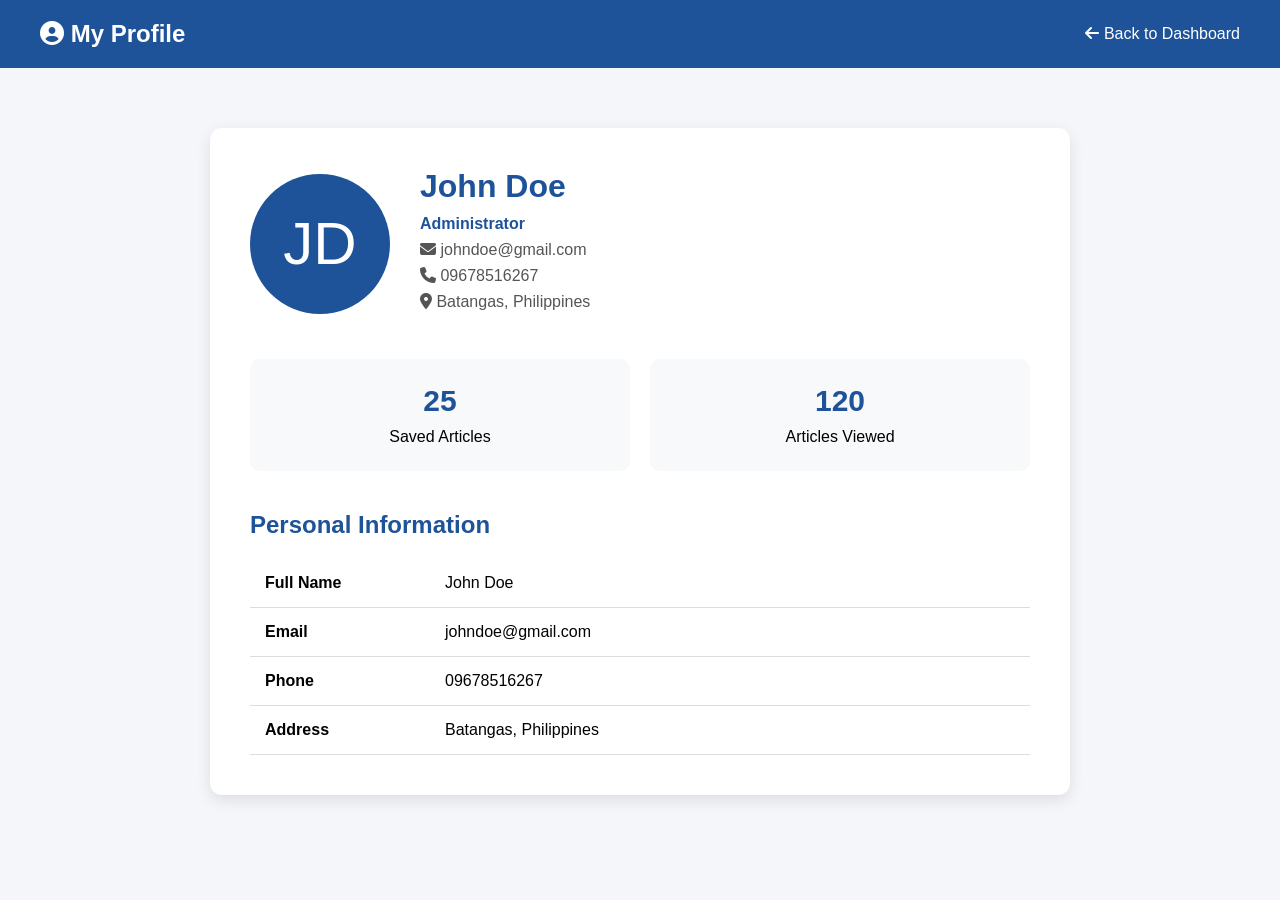
<file: profile.html>
<!DOCTYPE html>
<html lang="en">
<head>
<meta charset="UTF-8">
<meta name="viewport" content="width=device-width, initial-scale=1.0">
<title>Profile</title>

<link rel="stylesheet" href="https://cdnjs.cloudflare.com/ajax/libs/font-awesome/6.5.2/css/all.min.css">

<style>

*{
    margin:0;
    padding:0;
    box-sizing:border-box;
    font-family:Arial, Helvetica, sans-serif;
}

body{
    background:#f4f6f9;
}

.header{
    background:#1E5399;
    color:white;
    padding:20px 40px;
    display:flex;
    justify-content:space-between;
    align-items:center;
}

.header a{
    color:white;
    text-decoration:none;
    font-size:16px;
}

.container{
    max-width:900px;
    margin:40px auto;
    padding:20px;
}

.profile-card{
    background:white;
    border-radius:12px;
    box-shadow:0 5px 15px rgba(0,0,0,.1);
    padding:40px;
}

.profile-top{
    display:flex;
    align-items:center;
    gap:30px;
    margin-bottom:40px;
}

.profile-image{
    width:140px;
    height:140px;
    border-radius:50%;
    background:#1E5399;
    color:white;
    display:flex;
    justify-content:center;
    align-items:center;
    font-size:60px;
}

.profile-info h1{
    color:#1E5399;
    margin-bottom:10px;
}

.profile-info p{
    color:#555;
    margin:8px 0;
    font-size:16px;
}

.stats{
    display:grid;
    grid-template-columns:repeat(2,1fr);
    gap:20px;
    margin-bottom:40px;
}

.stat-box{
    background:#f8f9fa;
    border-radius:10px;
    padding:25px;
    text-align:center;
}

.stat-box h2{
    color:#1E5399;
    margin-bottom:10px;
    font-size:30px;
}

.info h2{
    color:#1E5399;
    margin-bottom:20px;
}

.info table{
    width:100%;
    border-collapse:collapse;
}

.info td{
    padding:15px;
    border-bottom:1px solid #ddd;
}

.info td:first-child{
    font-weight:bold;
    width:180px;
}

@media(max-width:768px){

.profile-top{
    flex-direction:column;
    text-align:center;
}

.stats{
    grid-template-columns:1fr;
}

}

</style>

</head>

<body>

<div class="header">

<h2><i class="fas fa-user-circle"></i> My Profile</h2>

<a href="index.html">
<i class="fas fa-arrow-left"></i> Back to Dashboard
</a>

</div>

<div class="container">

<div class="profile-card">

<div class="profile-top">

    <div class="profile-image">
        JD
    </div>

    <div class="profile-info">

        <h1>John Doe</h1>

        <p style="font-weight:600;color:#1E5399;">Administrator</p>

        <p><i class="fas fa-envelope"></i> johndoe@gmail.com</p>

        <p><i class="fas fa-phone"></i> 09678516267</p>

        <p><i class="fas fa-map-marker-alt"></i> Batangas, Philippines</p>

    </div>

</div>

<div class="stats">

<div class="stat-box">

<h2>25</h2>

<p>Saved Articles</p>

</div>

<div class="stat-box">

<h2>120</h2>

<p>Articles Viewed</p>

</div>

</div>

<div class="info">

<h2>Personal Information</h2>

<table>

<tr>
<td>Full Name</td>
<td>John Doe</td>
</tr>

<tr>
<td>Email</td>
<td>johndoe@gmail.com</td>
</tr>

<tr>
<td>Phone</td>
<td>09678516267</td>
</tr>

<tr>
<td>Address</td>
<td>Batangas, Philippines</td>
</tr>

</table>

</div>

</div>

</div>

</body>
</html>
</file>
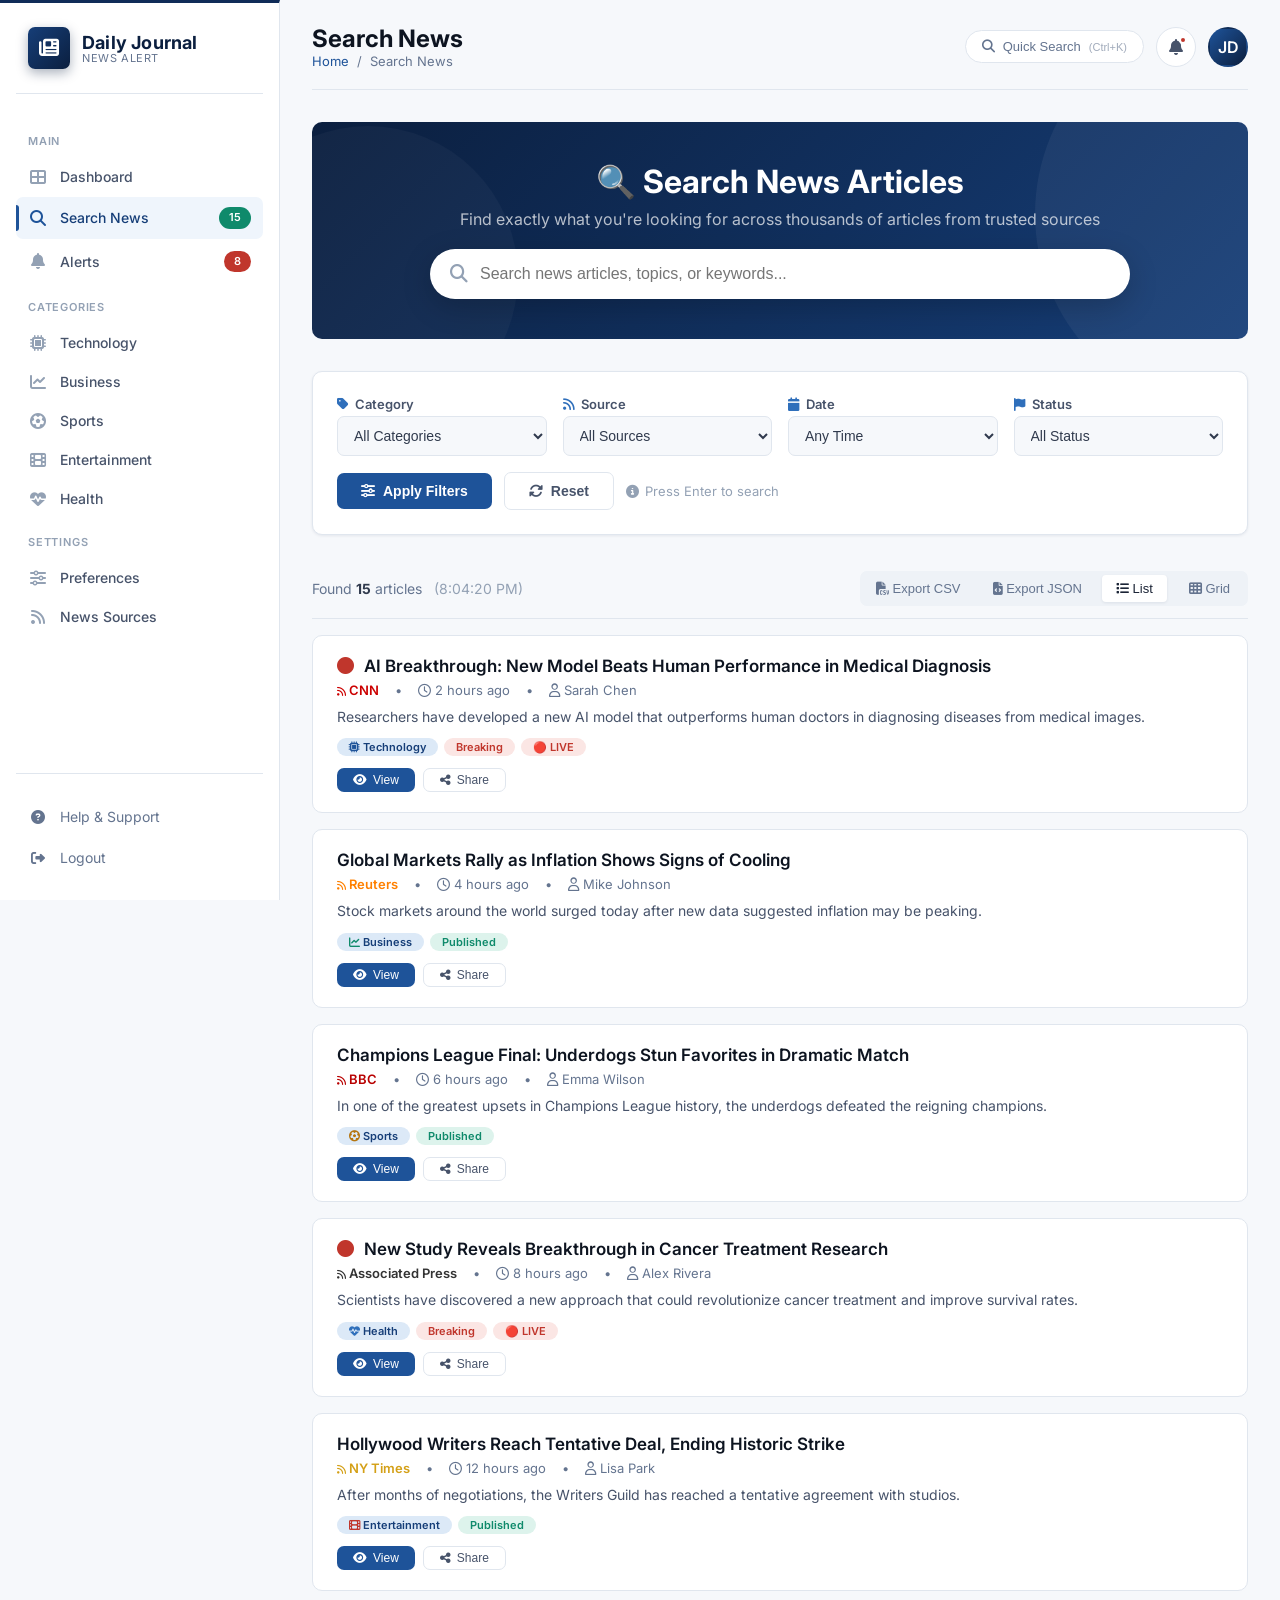
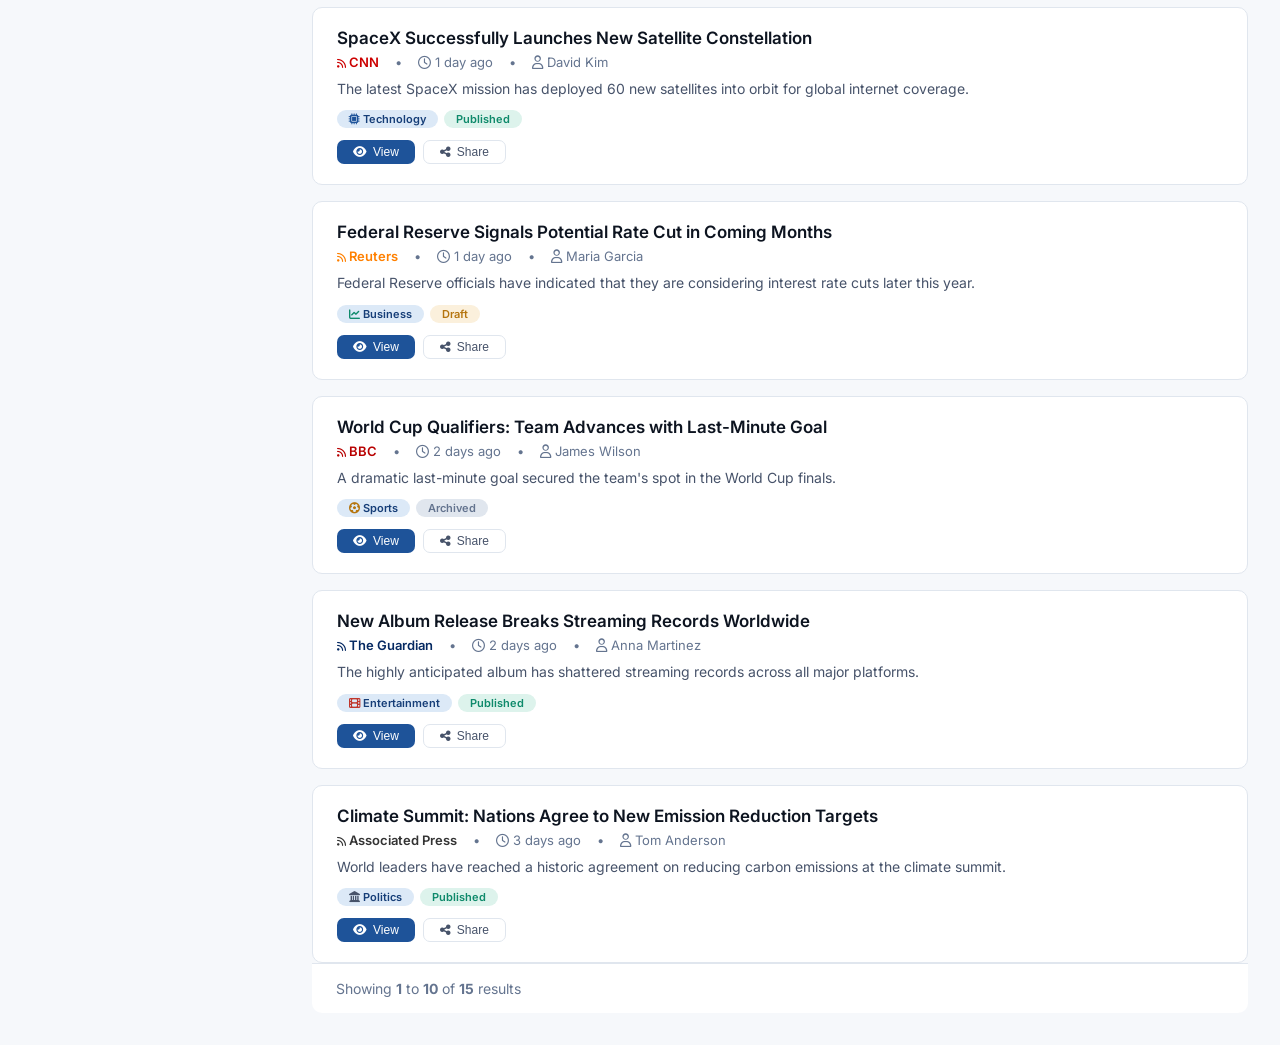
<file: search-news.html>
<!DOCTYPE html>
<html lang="en">
<head>
    <meta charset="UTF-8">
    <meta name="viewport" content="width=device-width, initial-scale=1.0">
    <title>Search News - NewsFlow</title>
    
    <!-- Font Awesome -->
    <link rel="stylesheet" href="https://cdnjs.cloudflare.com/ajax/libs/font-awesome/6.4.0/css/all.min.css">
    
    <!-- Google Fonts -->
    <link href="https://fonts.googleapis.com/css2?family=Inter:wght@300;400;500;600;700;800&display=swap" rel="stylesheet">
    <script src="js/export.js"></script>
    
    <style>
        /* ============================================
           CSS VARIABLES - BLUE THEME (EMBEDDED)
           ============================================ */
        :root {
            --primary-50: #EFF5FC;
            --primary-100: #DCE9F7;
            --primary-200: #B7D2EF;
            --primary-300: #86B2E2;
            --primary-400: #5590D2;
            --primary-500: #2F6FBB;
            --primary-600: #1E5399;
            --primary-700: #163E78;
            --primary-800: #102C58;
            --primary-900: #0B1F3F;

            --accent-cyan: #0E7490;
            --accent-cyan-bg: #E0F6FA;
            --accent-indigo: #3F3F9E;
            --accent-indigo-bg: #E7E7F7;
            --accent-navy: #14335C;
            --accent-navy-bg: #DDE6F1;

            --success: #0F8A6B;
            --success-bg: #DDF3EC;
            --danger: #C0362C;
            --danger-bg: #FBE6E4;
            --warning: #B5750F;
            --warning-bg: #FBF0DC;
            --info: #2F6FBB;
            --info-bg: #DCE9F7;

            --gray-50: #F6F8FB;
            --gray-100: #EEF2F7;
            --gray-200: #E0E6EE;
            --gray-300: #C7D0DC;
            --gray-400: #93A1B4;
            --gray-500: #64748F;
            --gray-600: #47536A;
            --gray-700: #303A4D;
            --gray-800: #1B2436;
            --gray-900: #0D1420;

            --shadow: 0 1px 3px 0 rgba(11, 31, 63, 0.08);
            --shadow-md: 0 4px 10px -2px rgba(11, 31, 63, 0.12);
            --shadow-lg: 0 12px 24px -6px rgba(11, 31, 63, 0.16);
            --shadow-xl: 0 22px 40px -8px rgba(11, 31, 63, 0.20);
            --radius: 10px;
            --radius-sm: 7px;
            --transition: all 0.25s cubic-bezier(0.4, 0, 0.2, 1);
        }

        /* ============================================
           RESET & BASE
           ============================================ */
        * {
            margin: 0;
            padding: 0;
            box-sizing: border-box;
        }

        body {
            font-family: 'Inter', -apple-system, BlinkMacSystemFont, 'Segoe UI', Roboto, sans-serif;
            background: var(--gray-50);
            color: var(--gray-800);
            min-height: 100vh;
        }

        /* ============================================
           APP LAYOUT
           ============================================ */
        .app-container {
            display: flex;
            min-height: 100vh;
        }

        /* ============================================
           SIDEBAR
           ============================================ */
        .sidebar {
            width: 280px;
            background: white;
            border-right: 1px solid var(--gray-200);
            border-top: 3px solid var(--primary-800);
            padding: 24px 16px;
            position: fixed;
            top: 0;
            left: 0;
            bottom: 0;
            overflow-y: auto;
            z-index: 100;
            transition: var(--transition);
            display: flex;
            flex-direction: column;
        }

        .sidebar-brand {
            display: flex;
            align-items: center;
            gap: 12px;
            padding: 0 12px 24px 12px;
            border-bottom: 1px solid var(--gray-200);
            margin-bottom: 24px;
        }

        .sidebar-brand .logo {
            width: 42px;
            height: 42px;
            background: linear-gradient(135deg, var(--primary-700), var(--primary-900));
            border-radius: var(--radius-sm);
            display: flex;
            align-items: center;
            justify-content: center;
            color: white;
            font-size: 20px;
            box-shadow: 0 4px 12px rgba(11, 31, 63, 0.35);
        }

        .sidebar-brand .brand-text h1 {
            font-size: 18px;
            font-weight: 700;
            color: var(--primary-900);
            letter-spacing: 0.2px;
        }

        .sidebar-brand .brand-text span {
            color: var(--gray-500);
            font-size: 11px;
            display: block;
            margin-top: -2px;
            text-transform: uppercase;
            letter-spacing: 0.6px;
        }

        .sidebar-nav {
            display: flex;
            flex-direction: column;
            gap: 2px;
            flex: 1;
        }

        .sidebar-nav .nav-label {
            font-size: 11px;
            font-weight: 600;
            text-transform: uppercase;
            letter-spacing: 0.8px;
            color: var(--gray-400);
            padding: 16px 12px 8px 12px;
        }

        .sidebar-nav a {
            display: flex;
            align-items: center;
            gap: 12px;
            padding: 10px 12px;
            border-radius: var(--radius-sm);
            color: var(--gray-600);
            text-decoration: none;
            transition: var(--transition);
            font-size: 14px;
            font-weight: 500;
            cursor: pointer;
            position: relative;
        }

        .sidebar-nav a:hover {
            background: var(--primary-50);
            color: var(--primary-700);
        }

        .sidebar-nav a.active {
            background: var(--primary-50);
            color: var(--primary-700);
        }

        .sidebar-nav a.active::before {
            content: '';
            position: absolute;
            left: 0;
            top: 8px;
            bottom: 8px;
            width: 3px;
            background: var(--primary-600);
            border-radius: 0 4px 4px 0;
        }

        .sidebar-nav a i {
            width: 20px;
            text-align: center;
            font-size: 16px;
            color: var(--gray-400);
            transition: var(--transition);
        }

        .sidebar-nav a:hover i,
        .sidebar-nav a.active i {
            color: var(--primary-600);
        }

        .sidebar-nav a .badge {
            margin-left: auto;
            background: var(--danger);
            color: white;
            font-size: 11px;
            font-weight: 600;
            padding: 2px 10px;
            border-radius: 20px;
            line-height: 1.6;
        }

        .sidebar-nav a .badge.success {
            background: var(--success);
        }

        .sidebar-footer {
            padding-top: 24px;
            border-top: 1px solid var(--gray-200);
            display: flex;
            flex-direction: column;
            gap: 4px;
        }

        .sidebar-footer a {
            display: flex;
            align-items: center;
            gap: 12px;
            padding: 10px 12px;
            border-radius: var(--radius-sm);
            color: var(--gray-500);
            text-decoration: none;
            transition: var(--transition);
            font-size: 14px;
            cursor: pointer;
        }

        .sidebar-footer a:hover {
            background: var(--gray-50);
            color: var(--gray-700);
        }

        .sidebar-footer a i {
            width: 20px;
            text-align: center;
        }

        /* ============================================
           MAIN CONTENT
           ============================================ */
        .main-content {
            margin-left: 280px;
            flex: 1;
            padding: 24px 32px 32px 32px;
        }

        /* ============================================
           TOP BAR
           ============================================ */
        .topbar {
            display: flex;
            justify-content: space-between;
            align-items: center;
            padding-bottom: 20px;
            border-bottom: 1px solid var(--gray-200);
            margin-bottom: 32px;
            flex-wrap: wrap;
            gap: 16px;
        }

        .topbar-left {
            display: flex;
            align-items: center;
            gap: 16px;
        }

        .topbar-left h2 {
            font-size: 24px;
            font-weight: 700;
            color: var(--gray-900);
        }

        .topbar-left .breadcrumb {
            display: flex;
            align-items: center;
            gap: 8px;
            color: var(--gray-500);
            font-size: 13px;
        }

        .topbar-left .breadcrumb a {
            color: var(--primary-600);
            text-decoration: none;
            cursor: pointer;
        }

        .topbar-left .breadcrumb a:hover {
            text-decoration: underline;
        }

        .topbar-right {
            display: flex;
            align-items: center;
            gap: 12px;
        }

        .topbar-right .search-btn {
            padding: 8px 16px;
            background: white;
            border: 1px solid var(--gray-200);
            border-radius: 20px;
            display: flex;
            align-items: center;
            gap: 8px;
            color: var(--gray-500);
            font-size: 13px;
            cursor: pointer;
            transition: var(--transition);
        }

        .topbar-right .search-btn:hover {
            border-color: var(--primary-400);
            background: var(--primary-50);
        }

        .topbar-right .notification-bell {
            position: relative;
            width: 40px;
            height: 40px;
            display: flex;
            align-items: center;
            justify-content: center;
            background: white;
            border-radius: 50%;
            border: 1px solid var(--gray-200);
            color: var(--gray-600);
            cursor: pointer;
            transition: var(--transition);
        }

        .topbar-right .notification-bell:hover {
            background: var(--primary-50);
            border-color: var(--primary-300);
            color: var(--primary-600);
        }

        .topbar-right .notification-bell .dot {
            position: absolute;
            top: 8px;
            right: 8px;
            width: 8px;
            height: 8px;
            background: var(--danger);
            border-radius: 50%;
            border: 2px solid white;
            animation: pulse-dot 2s infinite;
        }

        @keyframes pulse-dot {
            0%, 100% { transform: scale(1); }
            50% { transform: scale(1.3); }
        }

        .topbar-right .user-avatar {
            width: 40px;
            height: 40px;
            border-radius: 50%;
            background: linear-gradient(135deg, var(--primary-600), var(--primary-900));
            display: flex;
            align-items: center;
            justify-content: center;
            color: white;
            font-weight: 600;
            font-size: 16px;
            cursor: pointer;
            transition: var(--transition);
            border: 2px solid transparent;
        }

        .topbar-right .user-avatar:hover {
            border-color: var(--primary-300);
            transform: scale(1.05);
        }

        .menu-toggle {
            display: none;
            width: 40px;
            height: 40px;
            background: white;
            border: 1px solid var(--gray-200);
            border-radius: var(--radius-sm);
            align-items: center;
            justify-content: center;
            font-size: 18px;
            color: var(--gray-600);
            cursor: pointer;
            transition: var(--transition);
        }

        .menu-toggle:hover {
            background: var(--gray-50);
        }

        .mobile-overlay {
            display: none;
            position: fixed;
            top: 0;
            left: 0;
            right: 0;
            bottom: 0;
            background: rgba(15, 23, 42, 0.5);
            z-index: 90;
        }

        .mobile-overlay.active {
            display: block;
        }

        /* ============================================
           SEARCH PAGE STYLES
           ============================================ */
        .search-hero {
            background: linear-gradient(135deg, var(--primary-900), var(--primary-700));
            padding: 40px 0;
            border-radius: var(--radius);
            margin-bottom: 32px;
            text-align: center;
            position: relative;
            overflow: hidden;
        }
        .search-hero::before {
            content: '';
            position: absolute;
            top: -50%;
            right: -20%;
            width: 400px;
            height: 400px;
            background: rgba(255,255,255,0.05);
            border-radius: 50%;
        }
        .search-hero::after {
            content: '';
            position: absolute;
            bottom: -40%;
            left: -10%;
            width: 300px;
            height: 300px;
            background: rgba(255,255,255,0.03);
            border-radius: 50%;
        }
        .search-hero h1 {
            color: white;
            font-size: 32px;
            font-weight: 700;
            margin-bottom: 8px;
            position: relative;
            z-index: 1;
        }
        .search-hero p {
            color: rgba(255,255,255,0.7);
            font-size: 16px;
            position: relative;
            z-index: 1;
        }
        .search-hero .search-bar-large {
            max-width: 700px;
            margin: 20px auto 0;
            position: relative;
            z-index: 1;
        }
        .search-hero .search-bar-large input {
            padding: 16px 20px 16px 50px;
            font-size: 16px;
            border-radius: 50px;
            width: 100%;
            border: none;
            box-shadow: 0 8px 30px rgba(0,0,0,0.2);
            background: white;
            color: var(--gray-800);
            transition: var(--transition);
        }
        .search-hero .search-bar-large input:focus {
            outline: none;
            box-shadow: 0 8px 40px rgba(0,0,0,0.3);
            transform: scale(1.02);
        }
        .search-hero .search-bar-large i {
            left: 20px;
            font-size: 18px;
            color: var(--gray-400);
            position: absolute;
            top: 50%;
            transform: translateY(-50%);
        }
        .search-hero .search-bar-large .search-input-wrapper {
            position: relative;
        }

        .search-filters-advanced {
            background: white;
            padding: 24px;
            border-radius: var(--radius);
            border: 1px solid var(--gray-200);
            margin-bottom: 24px;
            box-shadow: var(--shadow);
            transition: var(--transition);
        }
        .search-filters-advanced:hover {
            box-shadow: var(--shadow-md);
        }
        .search-filters-advanced .filter-row {
            display: grid;
            grid-template-columns: repeat(auto-fit, minmax(180px, 1fr));
            gap: 16px;
        }
        .search-filters-advanced label {
            font-size: 13px;
            font-weight: 600;
            color: var(--gray-600);
            display: block;
            margin-bottom: 4px;
        }
        .search-filters-advanced label i {
            color: var(--primary-500);
            margin-right: 4px;
        }
        .search-filters-advanced select {
            width: 100%;
            padding: 10px 12px;
            border: 1px solid var(--gray-200);
            border-radius: var(--radius-sm);
            font-size: 14px;
            background: var(--gray-50);
            transition: var(--transition);
            color: var(--gray-700);
            cursor: pointer;
        }
        .search-filters-advanced select:focus {
            outline: none;
            border-color: var(--primary-400);
            background: white;
            box-shadow: 0 0 0 3px rgba(30, 83, 153, 0.12);
        }
        .search-filters-advanced .filter-actions {
            margin-top: 16px;
            display: flex;
            gap: 12px;
            flex-wrap: wrap;
            align-items: center;
        }

        .filter-btn {
            padding: 10px 24px;
            border: none;
            border-radius: var(--radius-sm);
            font-weight: 600;
            cursor: pointer;
            transition: var(--transition);
            display: flex;
            align-items: center;
            gap: 8px;
            font-size: 14px;
        }
        .filter-btn.primary {
            background: var(--primary-600);
            color: white;
        }
        .filter-btn.primary:hover {
            background: var(--primary-700);
            transform: translateY(-2px);
            box-shadow: var(--shadow-md);
        }
        .filter-btn.outline {
            background: transparent;
            color: var(--gray-600);
            border: 1px solid var(--gray-200);
        }
        .filter-btn.outline:hover {
            background: var(--gray-50);
            border-color: var(--gray-300);
        }
        .filter-info {
            color: var(--gray-400);
            font-size: 13px;
            display: flex;
            align-items: center;
            gap: 6px;
        }

        .search-results-grid {
            display: grid;
            gap: 16px;
        }
        .search-results-grid.grid-view {
            display: grid;
            grid-template-columns: repeat(auto-fill, minmax(320px, 1fr));
            gap: 16px;
        }
        .search-results-grid.grid-view .search-result-item {
            display: flex;
            flex-direction: column;
        }
        .search-results-grid.grid-view .search-result-item .result-actions {
            margin-top: auto;
        }

        .search-result-item {
            background: white;
            border: 1px solid var(--gray-200);
            border-radius: var(--radius);
            padding: 20px 24px;
            transition: var(--transition);
            cursor: pointer;
        }
        .search-result-item:hover {
            border-color: var(--primary-300);
            box-shadow: var(--shadow-md);
            transform: translateY(-2px);
        }
        .search-result-item .result-title {
            font-size: 17px;
            font-weight: 600;
            color: var(--gray-900);
            margin-bottom: 6px;
        }
        .search-result-item .result-title .breaking-icon {
            color: var(--danger);
            margin-right: 6px;
            animation: pulse-dot 1.5s infinite;
        }
        .search-result-item .result-meta {
            display: flex;
            gap: 16px;
            flex-wrap: wrap;
            font-size: 13px;
            color: var(--gray-500);
            margin-bottom: 8px;
        }
        .search-result-item .result-meta .source {
            font-weight: 600;
        }
        .search-result-item .result-summary {
            font-size: 14px;
            color: var(--gray-600);
            line-height: 1.6;
        }
        .search-result-item .result-tags {
            display: flex;
            gap: 6px;
            margin-top: 10px;
            flex-wrap: wrap;
        }
        .search-result-item .result-tags .tag {
            padding: 2px 12px;
            border-radius: 20px;
            font-size: 11px;
            font-weight: 600;
            background: var(--gray-100);
            color: var(--gray-600);
        }
        .search-result-item .result-tags .tag.category {
            background: var(--primary-100);
            color: var(--primary-700);
        }
        .search-result-item .result-tags .tag.status-breaking {
            background: var(--danger-bg);
            color: var(--danger);
        }
        .search-result-item .result-tags .tag.status-published {
            background: var(--success-bg);
            color: var(--success);
        }
        .search-result-item .result-tags .tag.status-draft {
            background: var(--warning-bg);
            color: var(--warning);
        }
        .search-result-item .result-tags .tag.status-archived {
            background: var(--gray-200);
            color: var(--gray-500);
        }
        .search-result-item .result-actions {
            margin-top: 12px;
            display: flex;
            gap: 8px;
        }
        .search-result-item .result-actions button {
            padding: 4px 16px;
            border: none;
            border-radius: var(--radius-sm);
            cursor: pointer;
            font-size: 12px;
            font-weight: 500;
            transition: var(--transition);
            display: flex;
            align-items: center;
            gap: 6px;
        }
        .search-result-item .result-actions .view-btn {
            background: var(--primary-600);
            color: white;
        }
        .search-result-item .result-actions .view-btn:hover {
            background: var(--primary-700);
        }
        .search-result-item .result-actions .share-btn {
            background: white;
            color: var(--gray-600);
            border: 1px solid var(--gray-200);
        }
        .search-result-item .result-actions .share-btn:hover {
            background: var(--gray-50);
            border-color: var(--gray-300);
        }

        .search-stats-bar {
            display: flex;
            justify-content: space-between;
            align-items: center;
            padding: 12px 0;
            border-bottom: 1px solid var(--gray-200);
            margin-bottom: 16px;
            flex-wrap: wrap;
            gap: 8px;
        }
        .search-stats-bar .stats-text {
            color: var(--gray-500);
            font-size: 14px;
        }
        .search-stats-bar .stats-text strong {
            color: var(--gray-700);
        }
        .view-toggle {
            display: flex;
            gap: 4px;
            background: var(--gray-100);
            border-radius: var(--radius-sm);
            padding: 4px;
        }
        .view-toggle button {
            padding: 6px 14px;
            border: none;
            border-radius: 4px;
            background: transparent;
            color: var(--gray-500);
            cursor: pointer;
            transition: var(--transition);
            font-size: 13px;
            font-weight: 500;
        }
        .view-toggle button.active {
            background: white;
            color: var(--gray-800);
            box-shadow: var(--shadow);
        }
        .view-toggle button:hover {
            color: var(--gray-700);
        }

        .no-results {
            text-align: center;
            padding: 60px 20px;
            color: var(--gray-400);
        }
        .no-results i {
            font-size: 48px;
            display: block;
            margin-bottom: 16px;
            color: var(--gray-300);
        }
        .no-results h3 {
            color: var(--gray-600);
            margin-bottom: 4px;
        }
        .no-results p {
            color: var(--gray-400);
        }
        .suggested-searches {
            display: flex;
            gap: 8px;
            flex-wrap: wrap;
            justify-content: center;
            margin-top: 12px;
        }
        .suggested-searches .suggestion {
            padding: 6px 16px;
            background: var(--gray-100);
            border-radius: 20px;
            font-size: 13px;
            color: var(--gray-600);
            cursor: pointer;
            transition: var(--transition);
        }
        .suggested-searches .suggestion:hover {
            background: var(--primary-100);
            color: var(--primary-700);
        }

        /* ============================================
           PAGINATION
           ============================================ */
        .pagination {
            display: flex;
            justify-content: space-between;
            align-items: center;
            padding: 16px 24px;
            border-top: 1px solid var(--gray-200);
            flex-wrap: wrap;
            gap: 12px;
            background: white;
            border-radius: 0 0 var(--radius) var(--radius);
        }
        .pagination .pagination-info {
            color: var(--gray-500);
            font-size: 14px;
        }
        .pagination .pagination-buttons {
            display: flex;
            gap: 4px;
        }
        .pagination .pagination-buttons button {
            padding: 6px 14px;
            border: 1px solid var(--gray-200);
            border-radius: var(--radius-sm);
            background: white;
            color: var(--gray-600);
            cursor: pointer;
            transition: var(--transition);
            font-size: 14px;
        }
        .pagination .pagination-buttons button:hover {
            background: var(--primary-50);
            border-color: var(--primary-300);
            color: var(--primary-600);
        }
        .pagination .pagination-buttons button.active {
            background: var(--primary-600);
            border-color: var(--primary-600);
            color: white;
        }
        .pagination .pagination-buttons button.active:hover {
            background: var(--primary-700);
            border-color: var(--primary-700);
        }
        .pagination .pagination-buttons button:disabled {
            opacity: 0.4;
            cursor: not-allowed;
        }

        /* ============================================
           NOTIFICATION PANEL
           ============================================ */
        .notification-panel {
            position: fixed;
            top: 0;
            right: -420px;
            width: 400px;
            height: 100%;
            background: white;
            box-shadow: var(--shadow-lg);
            z-index: 200;
            transition: right 0.4s cubic-bezier(0.4, 0, 0.2, 1);
            display: flex;
            flex-direction: column;
        }
        .notification-panel.open {
            right: 0;
        }
        .notification-panel .panel-header {
            display: flex;
            justify-content: space-between;
            align-items: center;
            padding: 20px 24px;
            border-bottom: 1px solid var(--gray-200);
        }
        .notification-panel .panel-header h3 {
            font-size: 18px;
            font-weight: 600;
            display: flex;
            align-items: center;
            gap: 10px;
        }
        .notification-panel .panel-header h3 .count {
            background: var(--primary-100);
            color: var(--primary-700);
            font-size: 13px;
            padding: 1px 10px;
            border-radius: 20px;
        }
        .notification-panel .panel-header .close-btn {
            width: 36px;
            height: 36px;
            border: none;
            border-radius: 50%;
            background: var(--gray-100);
            color: var(--gray-600);
            font-size: 18px;
            cursor: pointer;
            transition: var(--transition);
            display: flex;
            align-items: center;
            justify-content: center;
        }
        .notification-panel .panel-header .close-btn:hover {
            background: var(--gray-200);
        }
        .notification-panel .panel-body {
            flex: 1;
            overflow-y: auto;
            padding: 16px 24px;
        }
        .notification-item {
            display: flex;
            gap: 14px;
            padding: 14px 0;
            border-bottom: 1px solid var(--gray-100);
            transition: var(--transition);
            cursor: pointer;
        }
        .notification-item:hover {
            background: var(--gray-50);
            margin: 0 -12px;
            padding: 14px 12px;
            border-radius: var(--radius-sm);
        }
        .notification-item .notif-icon {
            width: 40px;
            height: 40px;
            min-width: 40px;
            border-radius: 50%;
            display: flex;
            align-items: center;
            justify-content: center;
            font-size: 16px;
        }
        .notification-item .notif-icon.breaking {
            background: var(--danger-bg);
            color: var(--danger);
        }
        .notification-item .notif-icon.update {
            background: var(--primary-100);
            color: var(--primary-600);
        }
        .notification-item .notif-content {
            flex: 1;
        }
        .notification-item .notif-content .notif-title {
            font-weight: 600;
            font-size: 14px;
            color: var(--gray-800);
        }
        .notification-item .notif-content .notif-body {
            font-size: 13px;
            color: var(--gray-500);
            margin-top: 2px;
        }
        .notification-item .notif-content .notif-time {
            font-size: 12px;
            color: var(--gray-400);
            margin-top: 4px;
        }
        .notification-item .notif-unread {
            width: 8px;
            height: 8px;
            min-width: 8px;
            background: var(--primary-500);
            border-radius: 50%;
            margin-top: 6px;
        }
        .panel-footer {
            padding: 16px 24px;
            border-top: 1px solid var(--gray-200);
            display: flex;
            gap: 12px;
        }
        .panel-footer button {
            flex: 1;
            padding: 10px;
            border: none;
            border-radius: var(--radius-sm);
            font-weight: 500;
            cursor: pointer;
            transition: var(--transition);
            font-size: 14px;
        }
        .panel-footer .mark-all {
            background: var(--primary-50);
            color: var(--primary-600);
        }
        .panel-footer .mark-all:hover {
            background: var(--primary-100);
        }
        .panel-footer .view-all {
            background: var(--primary-600);
            color: white;
        }
        .panel-footer .view-all:hover {
            background: var(--primary-700);
        }

        .overlay {
            position: fixed;
            top: 0;
            left: 0;
            right: 0;
            bottom: 0;
            background: rgba(15, 23, 42, 0.4);
            z-index: 150;
            opacity: 0;
            visibility: hidden;
            transition: var(--transition);
            backdrop-filter: blur(4px);
        }
        .overlay.active {
            opacity: 1;
            visibility: visible;
        }

        /* ============================================
           TOAST
           ============================================ */
        .toast-container {
            position: fixed;
            bottom: 24px;
            right: 24px;
            z-index: 300;
            display: flex;
            flex-direction: column;
            gap: 12px;
            max-width: 450px;
            width: 100%;
        }
        .toast {
            padding: 16px 20px;
            background: var(--gray-900);
            color: white;
            border-radius: var(--radius-sm);
            box-shadow: var(--shadow-lg);
            display: flex;
            align-items: center;
            gap: 12px;
            animation: slideInRight 0.4s ease forwards;
            width: 100%;
        }
        .toast.success { border-left: 4px solid var(--success); }
        .toast.error { border-left: 4px solid var(--danger); }
        .toast.warning { border-left: 4px solid var(--warning); }
        .toast.info { border-left: 4px solid var(--primary-400); }
        .toast .toast-icon { font-size: 20px; }
        .toast.success .toast-icon { color: var(--success); }
        .toast.error .toast-icon { color: var(--danger); }
        .toast.warning .toast-icon { color: var(--warning); }
        .toast.info .toast-icon { color: var(--primary-400); }
        .toast .toast-content { flex: 1; }
        .toast .toast-content .toast-title {
            font-weight: 600;
            font-size: 14px;
        }
        .toast .toast-content .toast-message {
            font-size: 13px;
            opacity: 0.8;
            margin-top: 2px;
        }
        .toast .toast-close {
            background: none;
            border: none;
            color: rgba(255,255,255,0.5);
            cursor: pointer;
            font-size: 16px;
            padding: 4px;
            transition: var(--transition);
        }
        .toast .toast-close:hover { color: white; }
        @keyframes slideInRight {
            from { transform: translateX(100%); opacity: 0; }
            to { transform: translateX(0); opacity: 1; }
        }
        .toast.removing {
            animation: slideOutRight 0.3s ease forwards;
        }
        @keyframes slideOutRight {
            from { transform: translateX(0); opacity: 1; }
            to { transform: translateX(100%); opacity: 0; }
        }

        /* ============================================
           MODAL
           ============================================ */
        .modal-overlay {
            position: fixed;
            top: 0;
            left: 0;
            right: 0;
            bottom: 0;
            background: rgba(15, 23, 42, 0.6);
            z-index: 250;
            display: none;
            align-items: center;
            justify-content: center;
            backdrop-filter: blur(4px);
        }
        .modal-overlay.active {
            display: flex;
        }
        .modal {
            background: white;
            border-radius: var(--radius);
            padding: 32px;
            max-width: 500px;
            width: 90%;
            box-shadow: var(--shadow-xl);
            animation: fadeInUp 0.3s ease;
            max-height: 90vh;
            overflow-y: auto;
        }
        @keyframes fadeInUp {
            from { opacity: 0; transform: translateY(20px); }
            to { opacity: 1; transform: translateY(0); }
        }
        .modal .modal-header {
            display: flex;
            justify-content: space-between;
            align-items: center;
            margin-bottom: 16px;
        }
        .modal .modal-header h3 {
            font-size: 20px;
            font-weight: 600;
        }
        .modal .modal-header .modal-close {
            background: none;
            border: none;
            font-size: 24px;
            color: var(--gray-400);
            cursor: pointer;
            transition: var(--transition);
        }
        .modal .modal-header .modal-close:hover {
            color: var(--gray-600);
        }
        .modal .modal-body {
            color: var(--gray-600);
            line-height: 1.8;
            margin-bottom: 24px;
        }
        .modal .modal-body .detail-row {
            display: flex;
            padding: 8px 0;
            border-bottom: 1px solid var(--gray-100);
        }
        .modal .modal-body .detail-row .label {
            font-weight: 600;
            width: 100px;
            color: var(--gray-700);
        }
        .modal .modal-body .detail-row .value {
            flex: 1;
        }
        .modal .modal-footer {
            display: flex;
            gap: 12px;
            justify-content: flex-end;
        }
        .modal .modal-footer button {
            padding: 10px 24px;
            border: none;
            border-radius: var(--radius-sm);
            font-weight: 500;
            cursor: pointer;
            transition: var(--transition);
        }
        .modal .modal-footer .btn-secondary {
            background: var(--gray-100);
            color: var(--gray-700);
        }
        .modal .modal-footer .btn-secondary:hover {
            background: var(--gray-200);
        }
        .modal .modal-footer .btn-primary {
            background: var(--primary-600);
            color: white;
        }
        .modal .modal-footer .btn-primary:hover {
            background: var(--primary-700);
        }
        .modal .modal-footer .btn-danger {
            background: var(--danger);
            color: white;
        }
        .modal .modal-footer .btn-danger:hover {
            background: #DC2626;
        }
        .modal .modal-footer .btn-success {
            background: var(--success);
            color: white;
        }
        .modal .modal-footer .btn-success:hover {
            background: #059669;
        }

        /* ============================================
           RESPONSIVE
           ============================================ */
        @media (max-width: 1024px) {
            .main-content {
                padding: 20px;
            }
        }
        @media (max-width: 768px) {
            .sidebar {
                transform: translateX(-100%);
                width: 280px;
            }
            .sidebar.open {
                transform: translateX(0);
            }
            .main-content {
                margin-left: 0;
                padding: 16px;
            }
            .menu-toggle {
                display: flex !important;
            }
            .topbar {
                flex-direction: column;
                align-items: stretch;
                gap: 12px;
            }
            .topbar-right {
                justify-content: flex-end;
            }
            .search-filters-advanced .filter-row {
                grid-template-columns: 1fr 1fr;
            }
            .search-hero h1 {
                font-size: 24px;
            }
            .search-result-item {
                padding: 16px;
            }
            .search-stats-bar {
                flex-direction: column;
                align-items: stretch;
                text-align: center;
            }
            .search-results-grid.grid-view {
                grid-template-columns: 1fr;
            }
            .pagination {
                flex-direction: column;
                align-items: stretch;
                text-align: center;
            }
            .pagination .pagination-buttons {
                justify-content: center;
                flex-wrap: wrap;
            }
            .toast-container {
                bottom: 12px;
                right: 12px;
                left: 12px;
                max-width: 100%;
            }
            .modal {
                padding: 24px;
                max-width: 95%;
            }
            .modal .modal-body .detail-row {
                flex-direction: column;
                padding: 12px 0;
            }
            .modal .modal-body .detail-row .label {
                width: 100%;
                margin-bottom: 4px;
            }
            .notification-panel {
                width: 100%;
                right: -100%;
            }
        }
        @media (max-width: 480px) {
            .search-filters-advanced .filter-row {
                grid-template-columns: 1fr;
            }
            .search-filters-advanced .filter-actions {
                flex-direction: column;
                align-items: stretch;
            }
            .search-filters-advanced .filter-actions .filter-btn {
                justify-content: center;
            }
            .search-hero {
                padding: 24px 16px;
            }
            .search-hero h1 {
                font-size: 20px;
            }
            .search-hero .search-bar-large input {
                padding: 14px 16px 14px 44px;
                font-size: 14px;
            }
            .topbar-left h2 {
                font-size: 20px;
            }
        }

        /* ============================================
           SCROLLBAR
           ============================================ */
        ::-webkit-scrollbar {
            width: 6px;
            height: 6px;
        }
        ::-webkit-scrollbar-track {
            background: var(--gray-100);
        }
        ::-webkit-scrollbar-thumb {
            background: var(--gray-300);
            border-radius: 10px;
        }
        ::-webkit-scrollbar-thumb:hover {
            background: var(--gray-400);
        }
    </style>
</head>
<body>
    <div class="app-container" id="app">

        <!-- ============================================
        SIDEBAR
        ============================================ -->
        <aside class="sidebar" id="sidebar">
            <div class="sidebar-brand">
                <div class="logo"><i class="fas fa-newspaper"></i></div>
                <div class="brand-text">
                    <h1>Daily Journal</h1>
                    <span>News Alert</span>
                </div>
            </div>

            <nav class="sidebar-nav">
                <div class="nav-label">Main</div>
                <a href="dashboard.html" data-page="dashboard">
                    <i class="fas fa-th-large"></i> Dashboard
                </a>
                <a href="search-news.html" class="active" data-page="search">
                    <i class="fas fa-search"></i> Search News
                    <span class="badge success" id="searchCount">12</span>
                </a>
                <a href="alerts.html" data-page="notifications">
                    <i class="fas fa-bell"></i> Alerts
                    <span class="badge" id="notifBadge">8</span>
                </a>

                <div class="nav-label">Categories</div>
                <a href="category-technology.html" data-page="technology">
                    <i class="fas fa-microchip"></i> Technology
                </a>
                <a href="category-business.html" data-page="business">
                    <i class="fas fa-chart-line"></i> Business
                </a>
                <a href="category-sports.html" data-page="sports">
                    <i class="fas fa-futbol"></i> Sports
                </a>
                <a href="category-entertainment.html" data-page="entertainment">
                    <i class="fas fa-film"></i> Entertainment
                </a>
                <a href="category-health.html" data-page="health">
                    <i class="fas fa-heartbeat"></i> Health
                </a>

                <div class="nav-label">Settings</div>
                <a href="preferences.html" data-page="preferences">
                    <i class="fas fa-sliders-h"></i> Preferences
                </a>
                <a href="sources.html" data-page="sources">
                    <i class="fas fa-rss"></i> News Sources
                </a>
            </nav>

            <div class="sidebar-footer">
                <a href="help.html" data-page="help">
                    <i class="fas fa-question-circle"></i> Help & Support
                </a>
                <a href="#" id="logoutBtn">
                    <i class="fas fa-sign-out-alt"></i> Logout
                </a>
            </div>
        </aside>

        <!-- MOBILE OVERLAY -->
        <div class="mobile-overlay" id="mobileOverlay"></div>

        <!-- ============================================
        MAIN CONTENT
        ============================================ -->
        <main class="main-content">

            <!-- TOP BAR -->
            <header class="topbar">
                <div class="topbar-left">
                    <button class="menu-toggle" id="menuToggle">
                        <i class="fas fa-bars"></i>
                    </button>
                    <div>
                        <h2 id="pageTitle">Search News</h2>
                        <div class="breadcrumb">
                            <a href="dashboard.html">Home</a>
                            <span>/</span>
                            <span id="breadcrumbCurrent">Search News</span>
                        </div>
                    </div>
                </div>
                <div class="topbar-right">
                    <button class="search-btn" id="quickSearchBtn">
                        <i class="fas fa-search"></i> Quick Search <span style="font-size: 11px; opacity: 0.6;">(Ctrl+K)</span>
                    </button>
                    <div class="notification-bell" id="bellIcon">
                        <i class="fas fa-bell"></i>
                        <span class="dot" id="bellDot"></span>
                    </div>
                    <div class="user-avatar" id="userAvatar">JD</div>
                </div>
            </header>

            <!-- ============================================
            SEARCH HERO
            ============================================ -->
            <div class="search-hero">
                <h1>🔍 Search News Articles</h1>
                <p>Find exactly what you're looking for across thousands of articles from trusted sources</p>
                <div class="search-bar search-bar-large">
                    <div class="search-input-wrapper">
                        <i class="fas fa-search"></i>
                        <input type="text" placeholder="Search news articles, topics, or keywords..." id="searchInputLarge">
                    </div>
                </div>
            </div>

            <!-- ============================================
            ADVANCED FILTERS
            ============================================ -->
            <div class="search-filters-advanced">
                <div class="filter-row">
                    <div>
                        <label><i class="fas fa-tag"></i> Category</label>
                        <select id="filterCategory">
                            <option value="all">All Categories</option>
                            <option value="technology">Technology</option>
                            <option value="business">Business</option>
                            <option value="sports">Sports</option>
                            <option value="entertainment">Entertainment</option>
                            <option value="health">Health</option>
                            <option value="politics">Politics</option>
                            <option value="science">Science</option>
                        </select>
                    </div>
                    <div>
                        <label><i class="fas fa-rss"></i> Source</label>
                        <select id="filterSource">
                            <option value="all">All Sources</option>
                            <option value="cnn">CNN</option>
                            <option value="bbc">BBC</option>
                            <option value="reuters">Reuters</option>
                            <option value="ap">Associated Press</option>
                            <option value="nytimes">NY Times</option>
                            <option value="guardian">The Guardian</option>
                        </select>
                    </div>
                    <div>
                        <label><i class="fas fa-calendar"></i> Date</label>
                        <select id="filterDate">
                            <option value="all">Any Time</option>
                            <option value="today">Today</option>
                            <option value="week">This Week</option>
                            <option value="month">This Month</option>
                            <option value="year">This Year</option>
                        </select>
                    </div>
                    <div>
                        <label><i class="fas fa-flag"></i> Status</label>
                        <select id="filterStatus">
                            <option value="all">All Status</option>
                            <option value="breaking">Breaking</option>
                            <option value="published">Published</option>
                            <option value="draft">Draft</option>
                            <option value="archived">Archived</option>
                        </select>
                    </div>
                </div>
                <div class="filter-actions">
                    <button class="filter-btn primary" id="applySearchFilters">
                        <i class="fas fa-sliders-h"></i> Apply Filters
                    </button>
                    <button class="filter-btn outline" id="resetSearchFilters">
                        <i class="fas fa-sync-alt"></i> Reset
                    </button>
                    <span class="filter-info">
                        <i class="fas fa-info-circle"></i> Press Enter to search
                    </span>
                </div>
            </div>

            <!-- ============================================
            RESULTS
            ============================================ -->
            <div class="search-stats-bar">
                <div class="stats-text">
                    Found <strong id="resultCount">0</strong> articles
                    <span style="color: var(--gray-400); margin-left: 8px;" id="searchTime"></span>
                </div>
                <div class="view-toggle" style="display: flex; gap: 8px; align-items: center;">
                    <button id="exportCsvBtn" title="Export results as CSV" style="padding: 6px 12px; font-weight: 500; font-size: 13px;"><i class="fas fa-file-csv"></i> Export CSV</button>
                    <button id="exportJsonBtn" title="Export results as JSON" style="padding: 6px 12px; font-weight: 500; font-size: 13px;"><i class="fas fa-file-code"></i> Export JSON</button>
                    <button class="active" data-view="list"><i class="fas fa-list"></i> List</button>
                    <button data-view="grid"><i class="fas fa-th"></i> Grid</button>
                </div>
            </div>

            <div class="search-results-grid" id="searchResults">
                <!-- Results will be rendered by JavaScript -->
            </div>

            <!-- ============================================
            PAGINATION
            ============================================ -->
            <div class="pagination" id="pagination">
                <div class="pagination-info" id="paginationInfo">
                    Showing <strong id="pageStart">0</strong> to <strong id="pageEnd">0</strong> of <strong id="totalItems">0</strong> results
                </div>
                <div class="pagination-buttons" id="paginationButtons">
                    <!-- Rendered by JavaScript -->
                </div>
            </div>

        </main>
    </div>

    <!-- ============================================
    NOTIFICATION PANEL
    ============================================ -->
    <div class="overlay" id="panelOverlay"></div>
    <div class="notification-panel" id="notificationPanel">
        <div class="panel-header">
            <h3>
                <i class="fas fa-bell" style="color:var(--primary-600);"></i> News Alerts
                <span class="count" id="panelNotifCount">8 new</span>
            </h3>
            <button class="close-btn" id="closePanel"><i class="fas fa-times"></i></button>
        </div>
        <div class="panel-body" id="notificationPanelBody">
            <!-- Rendered by JavaScript -->
        </div>
        <div class="panel-footer">
            <button class="mark-all" id="markAllReadBtn">
                <i class="fas fa-check-double"></i> Mark all read
            </button>
            <button class="view-all" id="viewAllNotifsBtn">View all alerts</button>
        </div>
    </div>

    <!-- ============================================
    TOAST CONTAINER
    ============================================ -->
    <div class="toast-container" id="toastContainer"></div>

    <!-- ============================================
    MODAL
    ============================================ -->
    <div class="modal-overlay" id="modalOverlay">
        <div class="modal" id="modal">
            <div class="modal-header">
                <h3 id="modalTitle">Modal Title</h3>
                <button class="modal-close" id="modalClose">&times;</button>
            </div>
            <div class="modal-body" id="modalBody">
                <!-- Modal content -->
            </div>
            <div class="modal-footer" id="modalFooter">
                <!-- Modal buttons -->
            </div>
        </div>
    </div>

    <!-- ============================================
    JAVASCRIPT - EMBEDDED DATA AND LOGIC
    ============================================ -->
    <script>
        // ============================================
        // DATA - NEWS ARTICLES
        // ============================================
        const NEWS_DATA = [
            {
                id: 1,
                title: 'AI Breakthrough: New Model Beats Human Performance in Medical Diagnosis',
                category: 'technology',
                source: 'cnn',
                published: '2 hours ago',
                timestamp: Date.now() - 7200000,
                status: 'breaking',
                summary: 'Researchers have developed a new AI model that outperforms human doctors in diagnosing diseases from medical images.',
                author: 'Sarah Chen',
                url: '#'
            },
            {
                id: 2,
                title: 'Global Markets Rally as Inflation Shows Signs of Cooling',
                category: 'business',
                source: 'reuters',
                published: '4 hours ago',
                timestamp: Date.now() - 14400000,
                status: 'published',
                summary: 'Stock markets around the world surged today after new data suggested inflation may be peaking.',
                author: 'Mike Johnson',
                url: '#'
            },
            {
                id: 3,
                title: 'Champions League Final: Underdogs Stun Favorites in Dramatic Match',
                category: 'sports',
                source: 'bbc',
                published: '6 hours ago',
                timestamp: Date.now() - 21600000,
                status: 'published',
                summary: 'In one of the greatest upsets in Champions League history, the underdogs defeated the reigning champions.',
                author: 'Emma Wilson',
                url: '#'
            },
            {
                id: 4,
                title: 'New Study Reveals Breakthrough in Cancer Treatment Research',
                category: 'health',
                source: 'ap',
                published: '8 hours ago',
                timestamp: Date.now() - 28800000,
                status: 'breaking',
                summary: 'Scientists have discovered a new approach that could revolutionize cancer treatment and improve survival rates.',
                author: 'Alex Rivera',
                url: '#'
            },
            {
                id: 5,
                title: 'Hollywood Writers Reach Tentative Deal, Ending Historic Strike',
                category: 'entertainment',
                source: 'nytimes',
                published: '12 hours ago',
                timestamp: Date.now() - 43200000,
                status: 'published',
                summary: 'After months of negotiations, the Writers Guild has reached a tentative agreement with studios.',
                author: 'Lisa Park',
                url: '#'
            },
            {
                id: 6,
                title: 'SpaceX Successfully Launches New Satellite Constellation',
                category: 'technology',
                source: 'cnn',
                published: '1 day ago',
                timestamp: Date.now() - 86400000,
                status: 'published',
                summary: 'The latest SpaceX mission has deployed 60 new satellites into orbit for global internet coverage.',
                author: 'David Kim',
                url: '#'
            },
            {
                id: 7,
                title: 'Federal Reserve Signals Potential Rate Cut in Coming Months',
                category: 'business',
                source: 'reuters',
                published: '1 day ago',
                timestamp: Date.now() - 90000000,
                status: 'draft',
                summary: 'Federal Reserve officials have indicated that they are considering interest rate cuts later this year.',
                author: 'Maria Garcia',
                url: '#'
            },
            {
                id: 8,
                title: 'World Cup Qualifiers: Team Advances with Last-Minute Goal',
                category: 'sports',
                source: 'bbc',
                published: '2 days ago',
                timestamp: Date.now() - 172800000,
                status: 'archived',
                summary: 'A dramatic last-minute goal secured the team\'s spot in the World Cup finals.',
                author: 'James Wilson',
                url: '#'
            },
            {
                id: 9,
                title: 'New Album Release Breaks Streaming Records Worldwide',
                category: 'entertainment',
                source: 'guardian',
                published: '2 days ago',
                timestamp: Date.now() - 180000000,
                status: 'published',
                summary: 'The highly anticipated album has shattered streaming records across all major platforms.',
                author: 'Anna Martinez',
                url: '#'
            },
            {
                id: 10,
                title: 'Climate Summit: Nations Agree to New Emission Reduction Targets',
                category: 'politics',
                source: 'ap',
                published: '3 days ago',
                timestamp: Date.now() - 259200000,
                status: 'published',
                summary: 'World leaders have reached a historic agreement on reducing carbon emissions at the climate summit.',
                author: 'Tom Anderson',
                url: '#'
            },
            {
                id: 11,
                title: 'Quantum Computing Milestone: 100-Qubit Processor Achieved',
                category: 'science',
                source: 'cnn',
                published: '3 days ago',
                timestamp: Date.now() - 270000000,
                status: 'breaking',
                summary: 'Scientists have successfully built a 100-qubit quantum processor, a major step toward practical quantum computing.',
                author: 'Sarah Chen',
                url: '#'
            },
            {
                id: 12,
                title: 'Tech Giants Face New Antitrust Regulations in Europe',
                category: 'technology',
                source: 'reuters',
                published: '4 days ago',
                timestamp: Date.now() - 345600000,
                status: 'published',
                summary: 'European regulators have proposed new rules targeting the market dominance of major tech companies.',
                author: 'Mike Johnson',
                url: '#'
            },
            {
                id: 13,
                title: 'Mental Health Crisis: New Study Shows Alarming Trends Among Youth',
                category: 'health',
                source: 'nytimes',
                published: '5 days ago',
                timestamp: Date.now() - 432000000,
                status: 'archived',
                summary: 'A comprehensive study reveals a significant increase in mental health issues among young people.',
                author: 'Emma Wilson',
                url: '#'
            },
            {
                id: 14,
                title: 'Stock Market Update: Tech Sector Leads Recovery',
                category: 'business',
                source: 'ap',
                published: '5 days ago',
                timestamp: Date.now() - 440000000,
                status: 'draft',
                summary: 'Technology stocks led a market recovery today as investor confidence began to return.',
                author: 'Alex Rivera',
                url: '#'
            },
            {
                id: 15,
                title: 'New Species Discovered in Deep Ocean Expedition',
                category: 'science',
                source: 'bbc',
                published: '6 days ago',
                timestamp: Date.now() - 518400000,
                status: 'published',
                summary: 'A deep-sea expedition has discovered several new species in the unexplored depths of the ocean.',
                author: 'Lisa Park',
                url: '#'
            }
        ];

        // ============================================
        // HELPERS
        // ============================================
        const CATEGORY_ICONS = {
            technology: 'fa-microchip',
            business: 'fa-chart-line',
            sports: 'fa-futbol',
            entertainment: 'fa-film',
            health: 'fa-heartbeat',
            politics: 'fa-landmark',
            science: 'fa-flask'
        };

        const CATEGORY_COLORS = {
            technology: '#1E5399',
            business: '#0F8A6B',
            sports: '#B5750F',
            entertainment: '#C0362C',
            health: '#2F6FBB',
            politics: '#47536A',
            science: '#5590D2'
        };

        const SOURCE_NAMES = {
            cnn: 'CNN',
            bbc: 'BBC',
            reuters: 'Reuters',
            ap: 'Associated Press',
            nytimes: 'NY Times',
            guardian: 'The Guardian'
        };

        const SOURCE_COLORS = {
            cnn: '#CC0000',
            bbc: '#B80000',
            reuters: '#FF8000',
            ap: '#333333',
            nytimes: '#D4A017',
            guardian: '#052962'
        };

        // ============================================
        // TOAST MANAGER
        // ============================================
        const ToastManager = {
            container: null,
            idCounter: 0,

            init() {
                this.container = document.getElementById('toastContainer');
            },

            show(options) {
                const { title = 'Notification', message = '', type = 'info', duration = 4000 } = options;
                const id = ++this.idCounter;
                const toast = document.createElement('div');
                toast.className = `toast ${type}`;
                toast.dataset.id = id;

                const iconMap = {
                    success: 'fa-check-circle',
                    error: 'fa-exclamation-circle',
                    warning: 'fa-exclamation-triangle',
                    info: 'fa-info-circle'
                };

                toast.innerHTML = `
                    <div class="toast-icon"><i class="fas ${iconMap[type] || iconMap.info}"></i></div>
                    <div class="toast-content">
                        <div class="toast-title">${title}</div>
                        <div class="toast-message">${message}</div>
                    </div>
                    <button class="toast-close" data-id="${id}"><i class="fas fa-times"></i></button>
                `;

                this.container.appendChild(toast);

                const timeout = setTimeout(() => this.remove(id), duration);
                toast.querySelector('.toast-close').addEventListener('click', () => {
                    clearTimeout(timeout);
                    this.remove(id);
                });

                return id;
            },

            remove(id) {
                const toast = this.container.querySelector(`[data-id="${id}"]`);
                if (toast) {
                    toast.classList.add('removing');
                    setTimeout(() => toast.remove(), 300);
                }
            },

            success(title, message, duration) { return this.show({ title, message, type: 'success', duration }); },
            error(title, message, duration) { return this.show({ title, message, type: 'error', duration }); },
            warning(title, message, duration) { return this.show({ title, message, type: 'warning', duration }); },
            info(title, message, duration) { return this.show({ title, message, type: 'info', duration }); }
        };

        // ============================================
        // MODAL MANAGER
        // ============================================
        const ModalManager = {
            overlay: null,
            modal: null,
            title: null,
            body: null,
            footer: null,
            closeBtn: null,
            callbacks: {},

            init() {
                this.overlay = document.getElementById('modalOverlay');
                this.modal = document.getElementById('modal');
                this.title = document.getElementById('modalTitle');
                this.body = document.getElementById('modalBody');
                this.footer = document.getElementById('modalFooter');
                this.closeBtn = document.getElementById('modalClose');

                this.closeBtn.addEventListener('click', () => this.close());
                this.overlay.addEventListener('click', (e) => {
                    if (e.target === this.overlay) this.close();
                });
                document.addEventListener('keydown', (e) => {
                    if (e.key === 'Escape') this.close();
                });
            },

            open(options) {
                const {
                    title = 'Modal',
                    content = '',
                    onClose = null,
                    onConfirm = null,
                    confirmText = 'Confirm',
                    cancelText = 'Cancel',
                    showConfirm = true,
                    showCancel = true,
                    danger = false,
                    success = false
                } = options;

                this.title.textContent = title;
                this.body.innerHTML = content;

                let footerHTML = '';
                if (showCancel) {
                    footerHTML += `<button class="btn-secondary" id="modalCancel">${cancelText}</button>`;
                }
                if (showConfirm) {
                    let btnClass = 'btn-primary';
                    if (danger) btnClass = 'btn-danger';
                    if (success) btnClass = 'btn-success';
                    footerHTML += `<button class="${btnClass}" id="modalConfirm">${confirmText}</button>`;
                }
                this.footer.innerHTML = footerHTML;

                this.callbacks.onClose = onClose;
                this.callbacks.onConfirm = onConfirm;

                const cancelBtn = document.getElementById('modalCancel');
                const confirmBtn = document.getElementById('modalConfirm');

                if (cancelBtn) {
                    cancelBtn.addEventListener('click', () => this.close());
                }
                if (confirmBtn) {
                    confirmBtn.addEventListener('click', () => {
                        if (this.callbacks.onConfirm) this.callbacks.onConfirm();
                        this.close();
                    });
                }

                this.overlay.classList.add('active');
            },

            close() {
                this.overlay.classList.remove('active');
                if (this.callbacks.onClose) this.callbacks.onClose();
            },

            showNewsDetail(article) {
                const statusMap = {
                    breaking: '🔴 Breaking News',
                    published: '✅ Published',
                    draft: '📝 Draft',
                    archived: '📦 Archived'
                };

                const content = `
                    <div class="detail-row">
                        <span class="label">Title</span>
                        <span class="value"><strong>${article.title}</strong></span>
                    </div>
                    <div class="detail-row">
                        <span class="label">Category</span>
                        <span class="value">
                            <i class="fas ${CATEGORY_ICONS[article.category] || 'fa-newspaper'}" 
                               style="color: ${CATEGORY_COLORS[article.category] || 'var(--gray-500)'};"></i>
                            ${article.category.charAt(0).toUpperCase() + article.category.slice(1)}
                        </span>
                    </div>
                    <div class="detail-row">
                        <span class="label">Source</span>
                        <span class="value">
                            <span style="color: ${SOURCE_COLORS[article.source] || 'var(--gray-500)'}; font-weight: 600;">
                                ${SOURCE_NAMES[article.source] || article.source}
                            </span>
                        </span>
                    </div>
                    <div class="detail-row">
                        <span class="label">Status</span>
                        <span class="value">
                            <span class="status-badge ${article.status}" style="display: inline-flex; align-items: center; gap: 6px; padding: 4px 12px; border-radius: 20px; font-size: 12px; font-weight: 600; background: var(--gray-100);">
                                <span class="dot" style="width: 6px; height: 6px; border-radius: 50%; display: inline-block;"></span> ${statusMap[article.status] || article.status}
                            </span>
                        </span>
                    </div>
                    <div class="detail-row">
                        <span class="label">Published</span>
                        <span class="value">${article.published}</span>
                    </div>
                    <div class="detail-row">
                        <span class="label">Author</span>
                        <span class="value">${article.author}</span>
                    </div>
                    <div style="margin-top: 16px; padding-top: 16px; border-top: 1px solid var(--gray-200);">
                        <strong>Summary:</strong>
                        <p style="margin-top: 4px;">${article.summary}</p>
                    </div>
                `;

                this.open({
                    title: '📰 News Article Details',
                    content,
                    confirmText: 'Close',
                    showCancel: false
                });
            },

            showShareArticle(article) {
                const content = `
                    <div style="text-align: center; padding: 8px 0;">
                        <p style="margin-bottom: 16px; font-weight: 500;">Share this article</p>
                        <div style="display: flex; justify-content: center; gap: 16px; flex-wrap: wrap;">
                            <button onclick="navigator.clipboard.writeText('${article.title}')" 
                                    style="padding: 12px 20px; background: var(--primary-100); border: none; border-radius: var(--radius-sm); cursor: pointer; transition: var(--transition);">
                                <i class="fas fa-copy" style="color: var(--primary-600); font-size: 20px;"></i>
                                <span style="display: block; font-size: 11px; color: var(--gray-600);">Copy Link</span>
                            </button>
                            <button onclick="window.open('https://twitter.com/intent/tweet?text=${encodeURIComponent(article.title)}', '_blank')" 
                                    style="padding: 12px 20px; background: #1DA1F2; border: none; border-radius: var(--radius-sm); cursor: pointer; transition: var(--transition);">
                                <i class="fab fa-twitter" style="color: white; font-size: 20px;"></i>
                                <span style="display: block; font-size: 11px; color: white;">Twitter</span>
                            </button>
                            <button onclick="window.open('https://www.facebook.com/sharer/sharer.php?u=${encodeURIComponent(window.location.href)}', '_blank')" 
                                    style="padding: 12px 20px; background: #4267B2; border: none; border-radius: var(--radius-sm); cursor: pointer; transition: var(--transition);">
                                <i class="fab fa-facebook" style="color: white; font-size: 20px;"></i>
                                <span style="display: block; font-size: 11px; color: white;">Facebook</span>
                            </button>
                        </div>
                    </div>
                `;

                this.open({
                    title: '📤 Share Article',
                    content,
                    confirmText: 'Close',
                    showCancel: false
                });
            }
        };

        // ============================================
        // SEARCH PAGE CONTROLLER
        // ============================================
        const SearchPage = {
            currentPage: 1,
            pageSize: 10,
            totalPages: 0,
            filteredData: [],
            currentView: 'list',
            searchQuery: '',

            init() {
                this.filteredData = [...NEWS_DATA];
                this.bindEvents();
                this.renderResults();
                this.updateStats();
                this.setupNotificationPanel();
                console.log('🔍 Search page initialized with', this.filteredData.length, 'articles');
            },

            exportData(format = 'csv') {
                if (!this.filteredData || !this.filteredData.length) {
                    ToastManager.warning('No Data', 'No articles available to export');
                    return;
                }

                if (window.ExportManager) {
                    const columns = [
                        { label: 'Title', key: 'title' },
                        { label: 'Category', key: 'category' },
                        { label: 'Source', key: item => ExportManager.formatSource(item.source, item) },
                        { label: 'Published', key: 'published' },
                        { label: 'Status', key: item => ExportManager.formatStatus(item) },
                        { label: 'Summary', key: 'summary' }
                    ];

                    if (format === 'json') {
                        ExportManager.exportToJSON(this.filteredData, 'search_news_results');
                    } else {
                        ExportManager.exportToCSV(this.filteredData, 'search_news_results', columns);
                    }
                } else {
                    ToastManager.error('Error', 'Export manager component missing');
                }
            },

            bindEvents() {
                const searchInput = document.getElementById('searchInputLarge');
                let debounceTimer;

                searchInput.addEventListener('input', () => {
                    clearTimeout(debounceTimer);
                    debounceTimer = setTimeout(() => {
                        const value = searchInput.value.trim();
                        if (value.length > 2) {
                            this.performSearch();
                        } else if (value.length === 0) {
                            this.filteredData = [...NEWS_DATA];
                            this.currentPage = 1;
                            this.renderResults();
                            this.updateStats();
                        }
                    }, 300);
                });

                searchInput.addEventListener('keydown', (e) => {
                    if (e.key === 'Enter') {
                        e.preventDefault();
                        this.performSearch();
                    }
                    if (e.key === 'Escape') {
                        searchInput.blur();
                    }
                });

                document.getElementById('applySearchFilters').addEventListener('click', () => {
                    this.performSearch();
                });

                document.getElementById('resetSearchFilters').addEventListener('click', () => {
                    document.getElementById('searchInputLarge').value = '';
                    document.getElementById('filterCategory').value = 'all';
                    document.getElementById('filterSource').value = 'all';
                    document.getElementById('filterDate').value = 'all';
                    document.getElementById('filterStatus').value = 'all';
                    this.filteredData = [...NEWS_DATA];
                    this.currentPage = 1;
                    this.renderResults();
                    this.updateStats();
                    ToastManager.info('Reset', 'All filters have been cleared');
                });

                document.querySelectorAll('.view-toggle button').forEach(btn => {
                    btn.addEventListener('click', () => {
                        if (btn.id === 'exportCsvBtn') {
                            this.exportData('csv');
                            return;
                        }
                        if (btn.id === 'exportJsonBtn') {
                            this.exportData('json');
                            return;
                        }
                        document.querySelectorAll('.view-toggle button').forEach(b => {
                            if (b.id !== 'exportCsvBtn' && b.id !== 'exportJsonBtn') {
                                b.classList.remove('active');
                            }
                        });
                        btn.classList.add('active');
                        this.currentView = btn.dataset.view;
                        this.renderResults();
                    });
                });

                document.getElementById('quickSearchBtn').addEventListener('click', () => {
                    document.getElementById('searchInputLarge').focus();
                });

                document.addEventListener('keydown', (e) => {
                    if ((e.ctrlKey || e.metaKey) && e.key === 'k') {
                        e.preventDefault();
                        document.getElementById('searchInputLarge').focus();
                    }
                });

                document.getElementById('logoutBtn').addEventListener('click', (e) => {
                    e.preventDefault();
                    ModalManager.open({
                        title: 'Logout',
                        content: '<p>Are you sure you want to logout?</p>',
                        confirmText: 'Logout',
                        danger: true,
                        onConfirm: () => {
                            ToastManager.success('Logged Out', 'See you next time!');
                        }
                    });
                });

                document.getElementById('userAvatar').addEventListener('click', () => {
                    ToastManager.info('Profile', 'Viewing user profile');
                });

                document.getElementById('bellIcon').addEventListener('click', () => {
                    document.getElementById('notificationPanel').classList.toggle('open');
                    document.getElementById('panelOverlay').classList.toggle('active');
                });

                document.getElementById('closePanel').addEventListener('click', () => {
                    document.getElementById('notificationPanel').classList.remove('open');
                    document.getElementById('panelOverlay').classList.remove('active');
                });

                document.getElementById('panelOverlay').addEventListener('click', () => {
                    document.getElementById('notificationPanel').classList.remove('open');
                    document.getElementById('panelOverlay').classList.remove('active');
                });

                document.getElementById('markAllReadBtn').addEventListener('click', () => {
                    ToastManager.success('All Read', 'All alerts marked as read');
                });

                document.getElementById('viewAllNotifsBtn').addEventListener('click', () => {
                    window.location.href = 'alerts.html';
                });

                // Menu toggle
                document.getElementById('menuToggle').addEventListener('click', () => {
                    document.getElementById('sidebar').classList.toggle('open');
                    document.getElementById('mobileOverlay').classList.toggle('active');
                });

                document.getElementById('mobileOverlay').addEventListener('click', () => {
                    document.getElementById('sidebar').classList.remove('open');
                    document.getElementById('mobileOverlay').classList.remove('active');
                });

                window.addEventListener('resize', () => {
                    if (window.innerWidth > 768) {
                        document.getElementById('sidebar').classList.remove('open');
                        document.getElementById('mobileOverlay').classList.remove('active');
                    }
                });
            },

            performSearch() {
                const query = document.getElementById('searchInputLarge').value.trim();
                const category = document.getElementById('filterCategory').value;
                const source = document.getElementById('filterSource').value;
                const date = document.getElementById('filterDate').value;
                const status = document.getElementById('filterStatus').value;

                let data = [...NEWS_DATA];

                if (query) {
                    const q = query.toLowerCase();
                    data = data.filter(n => 
                        n.title.toLowerCase().includes(q) ||
                        n.summary.toLowerCase().includes(q) ||
                        n.author.toLowerCase().includes(q) ||
                        (n.category && n.category.toLowerCase().includes(q)) ||
                        (n.source && n.source.toLowerCase().includes(q))
                    );
                }

                if (category !== 'all') {
                    data = data.filter(n => n.category === category);
                }
                if (source !== 'all') {
                    data = data.filter(n => n.source === source);
                }
                if (status !== 'all') {
                    data = data.filter(n => n.status === status);
                }
                if (date !== 'all') {
                    const now = Date.now();
                    const ranges = {
                        'today': 86400000,
                        'week': 604800000,
                        'month': 2592000000,
                        'year': 31536000000
                    };
                    const cutoff = ranges[date];
                    if (cutoff) {
                        data = data.filter(n => (now - n.timestamp) <= cutoff);
                    }
                }

                this.filteredData = data;
                this.currentPage = 1;
                this.updateStats();
                this.renderResults();

                if (data.length === 0 && query) {
                    ToastManager.info('No Results', `No articles found for "${query}"`);
                } else if (data.length > 0 && query) {
                    ToastManager.success('Search Complete', `Found ${data.length} articles for "${query}"`);
                }
            },

            updateStats() {
                document.getElementById('resultCount').textContent = this.filteredData.length;
                document.getElementById('searchTime').textContent = `(${new Date().toLocaleTimeString()})`;
                this.totalPages = Math.ceil(this.filteredData.length / this.pageSize);
                if (this.currentPage > this.totalPages) {
                    this.currentPage = Math.max(1, this.totalPages);
                }
                document.getElementById('searchCount').textContent = NEWS_DATA.length;
            },

            getPageData() {
                const start = (this.currentPage - 1) * this.pageSize;
                const end = start + this.pageSize;
                return this.filteredData.slice(start, end);
            },

            renderResults() {
                const container = document.getElementById('searchResults');
                const pageData = this.getPageData();

                container.className = 'search-results-grid';
                if (this.currentView === 'grid') {
                    container.classList.add('grid-view');
                }

                if (pageData.length === 0) {
                    container.innerHTML = `
                        <div class="no-results">
                            <i class="fas fa-search"></i>
                            <h3>No articles found</h3>
                            <p style="color: var(--gray-500);">Try adjusting your search terms or filters</p>
                            <div class="suggested-searches">
                                <span class="suggestion" data-search="technology">Technology</span>
                                <span class="suggestion" data-search="business">Business</span>
                                <span class="suggestion" data-search="sports">Sports</span>
                                <span class="suggestion" data-search="AI">AI</span>
                                <span class="suggestion" data-search="market">Market</span>
                            </div>
                        </div>
                    `;
                    document.querySelectorAll('.suggestion').forEach(el => {
                        el.addEventListener('click', () => {
                            document.getElementById('searchInputLarge').value = el.dataset.search;
                            this.performSearch();
                        });
                    });
                    this.renderPagination();
                    return;
                }

                const statusMap = {
                    breaking: 'Breaking',
                    published: 'Published',
                    draft: 'Draft',
                    archived: 'Archived'
                };

                const statusClassMap = {
                    breaking: 'status-breaking',
                    published: 'status-published',
                    draft: 'status-draft',
                    archived: 'status-archived'
                };

                container.innerHTML = pageData.map(article => `
                    <div class="search-result-item" data-id="${article.id}">
                        <div class="result-title">
                            ${article.status === 'breaking' ? '<i class="fas fa-circle breaking-icon"></i>' : ''}
                            ${article.title}
                        </div>
                        <div class="result-meta">
                            <span class="source" style="color: ${SOURCE_COLORS[article.source] || 'var(--gray-500)'};">
                                <i class="fas fa-rss" style="font-size: 10px;"></i>
                                ${SOURCE_NAMES[article.source] || article.source}
                            </span>
                            <span>•</span>
                            <span><i class="far fa-clock"></i> ${article.published}</span>
                            <span>•</span>
                            <span><i class="far fa-user"></i> ${article.author}</span>
                        </div>
                        <div class="result-summary">${article.summary}</div>
                        <div class="result-tags">
                            <span class="tag category">
                                <i class="fas ${CATEGORY_ICONS[article.category] || 'fa-newspaper'}" 
                                   style="color: ${CATEGORY_COLORS[article.category] || 'var(--gray-500)'};"></i>
                                ${article.category.charAt(0).toUpperCase() + article.category.slice(1)}
                            </span>
                            <span class="tag ${statusClassMap[article.status] || ''}">
                                ${statusMap[article.status] || article.status}
                            </span>
                            ${article.status === 'breaking' ? '<span class="tag status-breaking">🔴 LIVE</span>' : ''}
                        </div>
                        <div class="result-actions">
                            <button class="view-btn" data-id="${article.id}">
                                <i class="fas fa-eye"></i> View
                            </button>
                            <button class="share-btn" data-id="${article.id}">
                                <i class="fas fa-share-alt"></i> Share
                            </button>
                        </div>
                    </div>
                `).join('');

                container.querySelectorAll('.view-btn').forEach(btn => {
                    btn.addEventListener('click', (e) => {
                        e.stopPropagation();
                        const id = parseInt(btn.dataset.id);
                        const article = this.filteredData.find(a => a.id === id);
                        if (article) ModalManager.showNewsDetail(article);
                    });
                });

                container.querySelectorAll('.share-btn').forEach(btn => {
                    btn.addEventListener('click', (e) => {
                        e.stopPropagation();
                        const id = parseInt(btn.dataset.id);
                        const article = this.filteredData.find(a => a.id === id);
                        if (article) ModalManager.showShareArticle(article);
                    });
                });

                container.querySelectorAll('.search-result-item').forEach(item => {
                    item.addEventListener('click', () => {
                        const id = parseInt(item.dataset.id);
                        const article = this.filteredData.find(a => a.id === id);
                        if (article) ModalManager.showNewsDetail(article);
                    });
                });

                this.renderPagination();
            },

            renderPagination() {
                const container = document.getElementById('paginationButtons');
                const total = this.filteredData.length;
                const start = (this.currentPage - 1) * this.pageSize + 1;
                const end = Math.min(this.currentPage * this.pageSize, total);

                document.getElementById('pageStart').textContent = total > 0 ? start : 0;
                document.getElementById('pageEnd').textContent = end;
                document.getElementById('totalItems').textContent = total;

                if (this.totalPages <= 1) {
                    container.innerHTML = '';
                    return;
                }

                let html = '';
                html += `<button class="page-btn" data-page="prev" ${this.currentPage === 1 ? 'disabled' : ''}><i class="fas fa-chevron-left"></i></button>`;

                const pages = this.getPageNumbers();
                pages.forEach(p => {
                    if (p === '...') {
                        html += `<button disabled>...</button>`;
                    } else {
                        html += `<button class="page-btn ${p === this.currentPage ? 'active' : ''}" data-page="${p}">${p}</button>`;
                    }
                });

                html += `<button class="page-btn" data-page="next" ${this.currentPage === this.totalPages ? 'disabled' : ''}><i class="fas fa-chevron-right"></i></button>`;

                container.innerHTML = html;

                container.querySelectorAll('.page-btn').forEach(btn => {
                    btn.addEventListener('click', () => {
                        const page = btn.dataset.page;
                        if (page === 'prev' && this.currentPage > 1) {
                            this.currentPage--;
                        } else if (page === 'next' && this.currentPage < this.totalPages) {
                            this.currentPage++;
                        } else if (page !== 'prev' && page !== 'next') {
                            this.currentPage = parseInt(page);
                        }
                        this.renderResults();
                        window.scrollTo({ top: 0, behavior: 'smooth' });
                    });
                });
            },

            getPageNumbers() {
                const pages = [];
                const total = this.totalPages;
                const current = this.currentPage;

                if (total <= 7) {
                    for (let i = 1; i <= total; i++) pages.push(i);
                } else {
                    pages.push(1);
                    if (current > 3) pages.push('...');
                    for (let i = Math.max(2, current - 1); i <= Math.min(total - 1, current + 1); i++) {
                        pages.push(i);
                    }
                    if (current < total - 2) pages.push('...');
                    pages.push(total);
                }
                return pages;
            },

            setupNotificationPanel() {
                const body = document.getElementById('notificationPanelBody');
                const alerts = NEWS_DATA.filter(n => n.status === 'breaking' || n.status === 'published').slice(0, 8);

                if (alerts.length === 0) {
                    body.innerHTML = `
                        <div style="text-align: center; padding: 40px 0; color: var(--gray-400);">
                            <i class="fas fa-bell-slash" style="font-size: 32px; display: block; margin-bottom: 12px;"></i>
                            No new alerts
                        </div>
                    `;
                    return;
                }

                body.innerHTML = alerts.map(alert => `
                    <div class="notification-item">
                        <div class="notif-icon ${alert.status === 'breaking' ? 'breaking' : 'update'}">
                            <i class="fas ${alert.status === 'breaking' ? 'fa-bolt' : 'fa-newspaper'}"></i>
                        </div>
                        <div class="notif-content">
                            <div class="notif-title">${alert.title}</div>
                            <div class="notif-body">${alert.summary.substring(0, 80)}...</div>
                            <div class="notif-time">${alert.published}</div>
                        </div>
                        <div class="notif-unread"></div>
                    </div>
                `).join('');

                document.getElementById('panelNotifCount').textContent = alerts.length;
                document.getElementById('notifBadge').textContent = alerts.length;
                document.getElementById('notifBadge').style.display = alerts.length > 0 ? '' : 'none';
                document.getElementById('bellDot').style.display = alerts.length > 0 ? '' : 'none';
            }
        };

        // ============================================
        // INITIALIZE
        // ============================================
        document.addEventListener('DOMContentLoaded', () => {
            ToastManager.init();
            ModalManager.init();
            SearchPage.init();

            // Update search count
            document.getElementById('searchCount').textContent = NEWS_DATA.length;

            console.log('🚀 NewsFlow Search Page loaded successfully!');
        });
    </script>
</body>
</html>
</file>
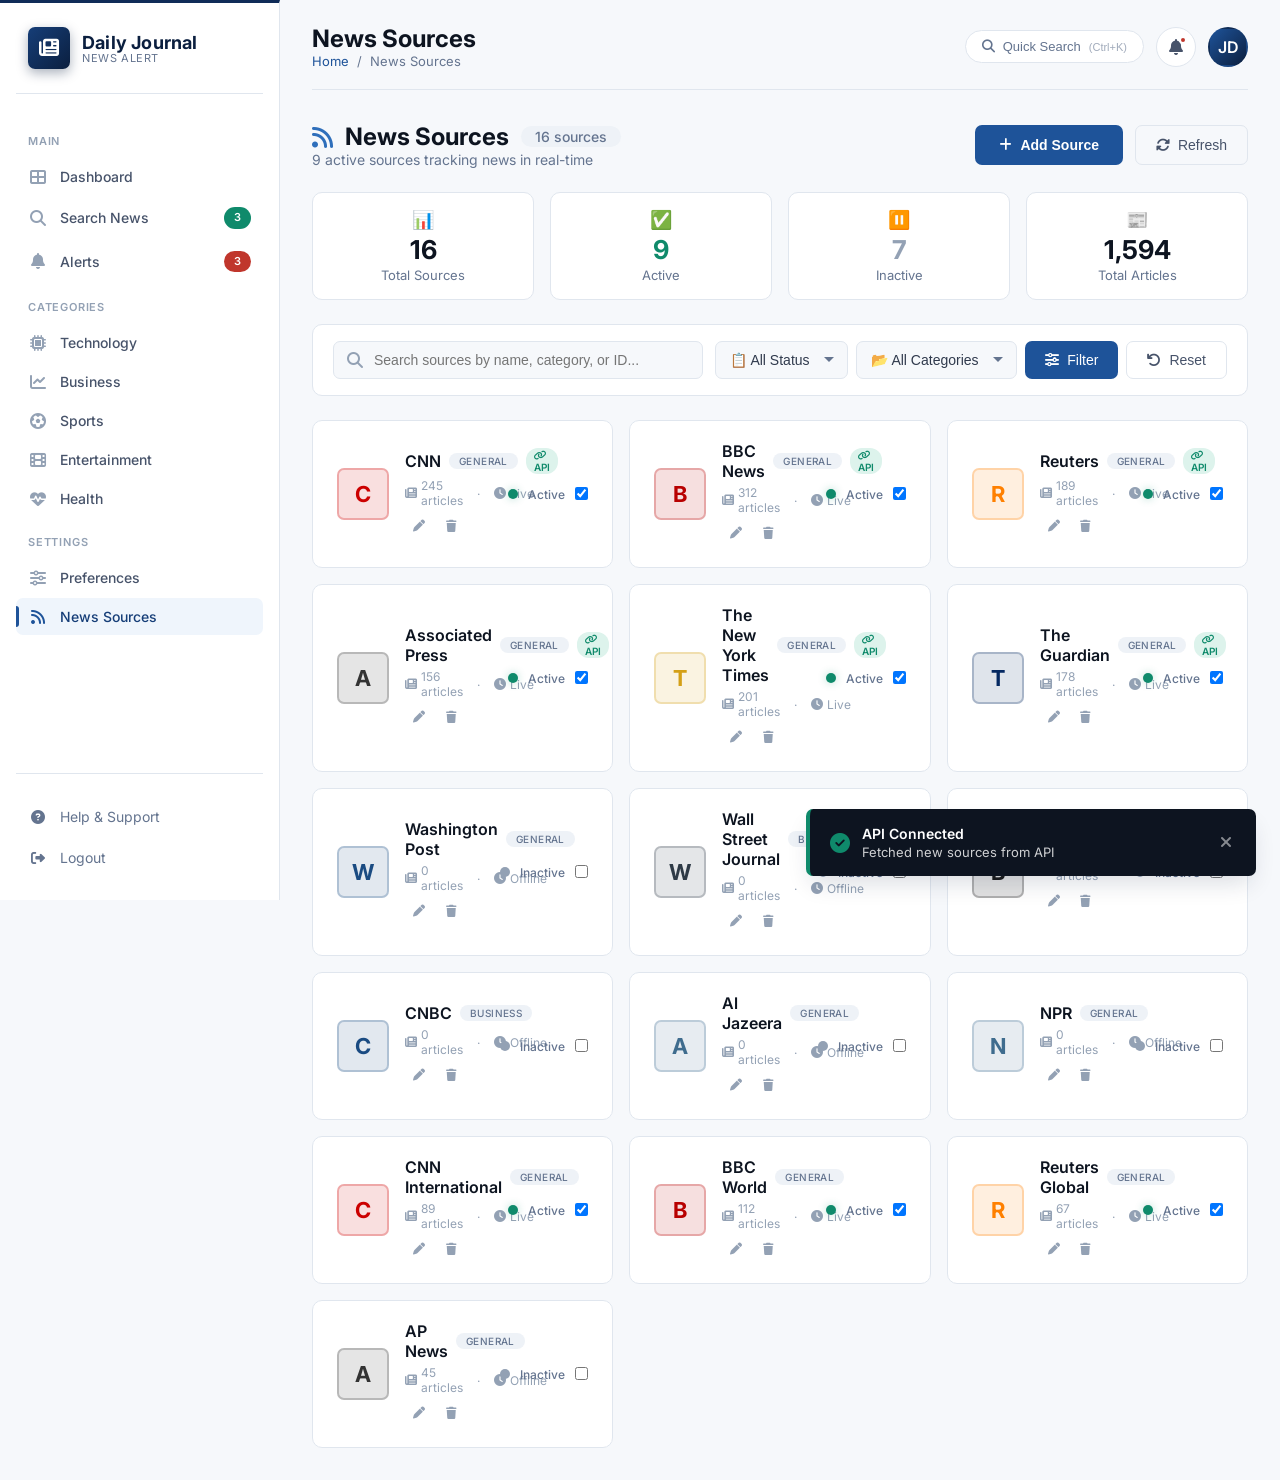
<file: sources.html>
<!DOCTYPE html>
<html lang="en">
<head>
    <meta charset="UTF-8">
    <meta name="viewport" content="width=device-width, initial-scale=1.0">
    <title>News Sources - NewsFlow</title>
    
    <!-- Font Awesome -->
    <link rel="stylesheet" href="https://cdnjs.cloudflare.com/ajax/libs/font-awesome/6.4.0/css/all.min.css">
    
    <!-- Google Fonts -->
    <link href="https://fonts.googleapis.com/css2?family=Inter:wght@300;400;500;600;700;800&display=swap" rel="stylesheet">
    
    <style>
        /* ============================================
           CSS VARIABLES - BLUE THEME (EMBEDDED)
           ============================================ */
        :root {
            --primary-50: #EFF5FC;
            --primary-100: #DCE9F7;
            --primary-200: #B7D2EF;
            --primary-300: #86B2E2;
            --primary-400: #5590D2;
            --primary-500: #2F6FBB;
            --primary-600: #1E5399;
            --primary-700: #163E78;
            --primary-800: #102C58;
            --primary-900: #0B1F3F;

            --accent-cyan: #0E7490;
            --accent-cyan-bg: #E0F6FA;
            --accent-indigo: #3F3F9E;
            --accent-indigo-bg: #E7E7F7;
            --accent-navy: #14335C;
            --accent-navy-bg: #DDE6F1;

            --success: #0F8A6B;
            --success-bg: #DDF3EC;
            --danger: #C0362C;
            --danger-bg: #FBE6E4;
            --warning: #B5750F;
            --warning-bg: #FBF0DC;
            --info: #2F6FBB;
            --info-bg: #DCE9F7;

            --gray-50: #F6F8FB;
            --gray-100: #EEF2F7;
            --gray-200: #E0E6EE;
            --gray-300: #C7D0DC;
            --gray-400: #93A1B4;
            --gray-500: #64748F;
            --gray-600: #47536A;
            --gray-700: #303A4D;
            --gray-800: #1B2436;
            --gray-900: #0D1420;

            --shadow: 0 1px 3px 0 rgba(11, 31, 63, 0.08);
            --shadow-md: 0 4px 10px -2px rgba(11, 31, 63, 0.12);
            --shadow-lg: 0 12px 24px -6px rgba(11, 31, 63, 0.16);
            --shadow-xl: 0 22px 40px -8px rgba(11, 31, 63, 0.20);
            --radius: 10px;
            --radius-sm: 7px;
            --transition: all 0.25s cubic-bezier(0.4, 0, 0.2, 1);
        }

        /* ============================================
           RESET & BASE
           ============================================ */
        * {
            margin: 0;
            padding: 0;
            box-sizing: border-box;
        }

        body {
            font-family: 'Inter', -apple-system, BlinkMacSystemFont, 'Segoe UI', Roboto, sans-serif;
            background: var(--gray-50);
            color: var(--gray-800);
            min-height: 100vh;
        }

        /* Dark Theme Support */
        body.dark-theme {
            background: #121826;
            color: #E8EDF5;
        }
        body.dark-theme .sidebar {
            background: #1A2030;
            border-color: #2A3348;
        }
        body.dark-theme .sidebar-brand .brand-text h1 {
            color: #E8EDF5;
        }
        body.dark-theme .sidebar-nav a {
            color: #94A3B8;
        }
        body.dark-theme .sidebar-nav a:hover,
        body.dark-theme .sidebar-nav a.active {
            background: #2A3348;
            color: #E8EDF5;
        }
        body.dark-theme .sidebar-nav a i {
            color: #64748B;
        }
        body.dark-theme .sidebar-footer a {
            color: #94A3B8;
        }
        body.dark-theme .sidebar-footer a:hover {
            background: #2A3348;
            color: #E8EDF5;
        }
        body.dark-theme .sidebar-brand {
            border-color: #2A3348;
        }
        body.dark-theme .sidebar-footer {
            border-color: #2A3348;
        }
        body.dark-theme .topbar {
            border-color: #2A3348;
        }
        body.dark-theme .topbar-left h2 {
            color: #E8EDF5;
        }
        body.dark-theme .topbar-right .search-btn {
            background: #1A2030;
            border-color: #2A3348;
            color: #94A3B8;
        }
        body.dark-theme .topbar-right .notification-bell {
            background: #1A2030;
            border-color: #2A3348;
            color: #94A3B8;
        }
        body.dark-theme .source-card {
            background: #1A2030;
            border-color: #2A3348;
        }
        body.dark-theme .source-card .source-info .source-name {
            color: #E8EDF5;
        }
        body.dark-theme .source-card .source-info .source-desc {
            color: #94A3B8;
        }
        body.dark-theme .source-stats-summary .stat-item {
            background: #1A2030;
            border-color: #2A3348;
        }
        body.dark-theme .source-stats-summary .stat-item .stat-num {
            color: #E8EDF5;
        }
        body.dark-theme .source-search input {
            background: #1A2030;
            border-color: #2A3348;
            color: #E8EDF5;
        }
        body.dark-theme .source-search input::placeholder {
            color: #64748B;
        }
        body.dark-theme .source-search select {
            background: #1A2030;
            border-color: #2A3348;
            color: #E8EDF5;
        }
        body.dark-theme .filter-btn.outline {
            color: #94A3B8;
            border-color: #2A3348;
        }
        body.dark-theme .filter-btn.outline:hover {
            background: #2A3348;
        }
        body.dark-theme .notification-panel {
            background: #1A2030;
        }
        body.dark-theme .notification-panel .panel-header {
            border-color: #2A3348;
        }
        body.dark-theme .notification-panel .panel-header h3 {
            color: #E8EDF5;
        }
        body.dark-theme .notification-item {
            border-color: #2A3348;
        }
        body.dark-theme .notification-item:hover {
            background: #2A3348;
        }
        body.dark-theme .notification-item .notif-content .notif-title {
            color: #E8EDF5;
        }
        body.dark-theme .panel-footer {
            border-color: #2A3348;
        }
        body.dark-theme .modal {
            background: #1A2030;
        }
        body.dark-theme .modal .modal-header h3 {
            color: #E8EDF5;
        }

        /* ============================================
           APP LAYOUT
           ============================================ */
        .app-container {
            display: flex;
            min-height: 100vh;
        }

        /* ============================================
           SIDEBAR
           ============================================ */
        .sidebar {
            width: 280px;
            background: white;
            border-right: 1px solid var(--gray-200);
            border-top: 3px solid var(--primary-800);
            padding: 24px 16px;
            position: fixed;
            top: 0;
            left: 0;
            bottom: 0;
            overflow-y: auto;
            z-index: 100;
            transition: var(--transition);
            display: flex;
            flex-direction: column;
        }

        .sidebar-brand {
            display: flex;
            align-items: center;
            gap: 12px;
            padding: 0 12px 24px 12px;
            border-bottom: 1px solid var(--gray-200);
            margin-bottom: 24px;
        }

        .sidebar-brand .logo {
            width: 42px;
            height: 42px;
            background: linear-gradient(135deg, var(--primary-700), var(--primary-900));
            border-radius: var(--radius-sm);
            display: flex;
            align-items: center;
            justify-content: center;
            color: white;
            font-size: 20px;
            box-shadow: 0 4px 12px rgba(11, 31, 63, 0.35);
        }

        .sidebar-brand .brand-text h1 {
            font-size: 18px;
            font-weight: 700;
            color: var(--primary-900);
            letter-spacing: 0.2px;
        }

        .sidebar-brand .brand-text span {
            color: var(--gray-500);
            font-size: 11px;
            display: block;
            margin-top: -2px;
            text-transform: uppercase;
            letter-spacing: 0.6px;
        }

        .sidebar-nav {
            display: flex;
            flex-direction: column;
            gap: 2px;
            flex: 1;
        }

        .sidebar-nav .nav-label {
            font-size: 11px;
            font-weight: 600;
            text-transform: uppercase;
            letter-spacing: 0.8px;
            color: var(--gray-400);
            padding: 16px 12px 8px 12px;
        }

        .sidebar-nav a {
            display: flex;
            align-items: center;
            gap: 12px;
            padding: 10px 12px;
            border-radius: var(--radius-sm);
            color: var(--gray-600);
            text-decoration: none;
            transition: var(--transition);
            font-size: 14px;
            font-weight: 500;
            cursor: pointer;
            position: relative;
        }

        .sidebar-nav a:hover {
            background: var(--primary-50);
            color: var(--primary-700);
        }

        .sidebar-nav a.active {
            background: var(--primary-50);
            color: var(--primary-700);
        }

        .sidebar-nav a.active::before {
            content: '';
            position: absolute;
            left: 0;
            top: 8px;
            bottom: 8px;
            width: 3px;
            background: var(--primary-600);
            border-radius: 0 4px 4px 0;
        }

        .sidebar-nav a i {
            width: 20px;
            text-align: center;
            font-size: 16px;
            color: var(--gray-400);
            transition: var(--transition);
        }

        .sidebar-nav a:hover i,
        .sidebar-nav a.active i {
            color: var(--primary-600);
        }

        .sidebar-nav a .badge {
            margin-left: auto;
            background: var(--danger);
            color: white;
            font-size: 11px;
            font-weight: 600;
            padding: 2px 10px;
            border-radius: 20px;
            line-height: 1.6;
        }

        .sidebar-nav a .badge.success {
            background: var(--success);
        }

        .sidebar-footer {
            padding-top: 24px;
            border-top: 1px solid var(--gray-200);
            display: flex;
            flex-direction: column;
            gap: 4px;
        }

        .sidebar-footer a {
            display: flex;
            align-items: center;
            gap: 12px;
            padding: 10px 12px;
            border-radius: var(--radius-sm);
            color: var(--gray-500);
            text-decoration: none;
            transition: var(--transition);
            font-size: 14px;
            cursor: pointer;
        }

        .sidebar-footer a:hover {
            background: var(--gray-50);
            color: var(--gray-700);
        }

        .sidebar-footer a i {
            width: 20px;
            text-align: center;
        }

        /* ============================================
           MAIN CONTENT
           ============================================ */
        .main-content {
            margin-left: 280px;
            flex: 1;
            padding: 24px 32px 32px 32px;
        }

        /* ============================================
           TOP BAR
           ============================================ */
        .topbar {
            display: flex;
            justify-content: space-between;
            align-items: center;
            padding-bottom: 20px;
            border-bottom: 1px solid var(--gray-200);
            margin-bottom: 32px;
            flex-wrap: wrap;
            gap: 16px;
        }

        .topbar-left {
            display: flex;
            align-items: center;
            gap: 16px;
        }

        .topbar-left h2 {
            font-size: 24px;
            font-weight: 700;
            color: var(--gray-900);
        }

        .topbar-left .breadcrumb {
            display: flex;
            align-items: center;
            gap: 8px;
            color: var(--gray-500);
            font-size: 13px;
        }

        .topbar-left .breadcrumb a {
            color: var(--primary-600);
            text-decoration: none;
            cursor: pointer;
        }

        .topbar-left .breadcrumb a:hover {
            text-decoration: underline;
        }

        .topbar-right {
            display: flex;
            align-items: center;
            gap: 12px;
        }

        .topbar-right .search-btn {
            padding: 8px 16px;
            background: white;
            border: 1px solid var(--gray-200);
            border-radius: 20px;
            display: flex;
            align-items: center;
            gap: 8px;
            color: var(--gray-500);
            font-size: 13px;
            cursor: pointer;
            transition: var(--transition);
        }

        .topbar-right .search-btn:hover {
            border-color: var(--primary-400);
            background: var(--primary-50);
        }

        .topbar-right .notification-bell {
            position: relative;
            width: 40px;
            height: 40px;
            display: flex;
            align-items: center;
            justify-content: center;
            background: white;
            border-radius: 50%;
            border: 1px solid var(--gray-200);
            color: var(--gray-600);
            cursor: pointer;
            transition: var(--transition);
        }

        .topbar-right .notification-bell:hover {
            background: var(--primary-50);
            border-color: var(--primary-300);
            color: var(--primary-600);
        }

        .topbar-right .notification-bell .dot {
            position: absolute;
            top: 8px;
            right: 8px;
            width: 8px;
            height: 8px;
            background: var(--danger);
            border-radius: 50%;
            border: 2px solid white;
            animation: pulse-dot 2s infinite;
        }

        @keyframes pulse-dot {
            0%, 100% { transform: scale(1); }
            50% { transform: scale(1.3); }
        }

        .topbar-right .user-avatar {
            width: 40px;
            height: 40px;
            border-radius: 50%;
            background: linear-gradient(135deg, var(--primary-600), var(--primary-900));
            display: flex;
            align-items: center;
            justify-content: center;
            color: white;
            font-weight: 600;
            font-size: 16px;
            cursor: pointer;
            transition: var(--transition);
            border: 2px solid transparent;
        }

        .topbar-right .user-avatar:hover {
            border-color: var(--primary-300);
            transform: scale(1.05);
        }

        .menu-toggle {
            display: none;
            width: 40px;
            height: 40px;
            background: white;
            border: 1px solid var(--gray-200);
            border-radius: var(--radius-sm);
            align-items: center;
            justify-content: center;
            font-size: 18px;
            color: var(--gray-600);
            cursor: pointer;
            transition: var(--transition);
        }

        .menu-toggle:hover {
            background: var(--gray-50);
        }

        .mobile-overlay {
            display: none;
            position: fixed;
            top: 0;
            left: 0;
            right: 0;
            bottom: 0;
            background: rgba(15, 23, 42, 0.5);
            z-index: 90;
        }

        .mobile-overlay.active {
            display: block;
        }

        /* ============================================
           SOURCES PAGE STYLES
           ============================================ */
        .sources-header {
            display: flex;
            justify-content: space-between;
            align-items: center;
            flex-wrap: wrap;
            gap: 16px;
            margin-bottom: 24px;
        }
        .sources-header h1 {
            font-size: 24px;
            font-weight: 700;
            color: var(--gray-900);
            display: flex;
            align-items: center;
            gap: 12px;
        }
        .sources-header h1 .badge-count {
            font-size: 14px;
            font-weight: 500;
            color: var(--gray-500);
            background: var(--gray-100);
            padding: 2px 14px;
            border-radius: 20px;
        }
        .sources-header .actions {
            display: flex;
            gap: 12px;
            flex-wrap: wrap;
        }

        .filter-btn {
            padding: 10px 20px;
            border: none;
            border-radius: var(--radius-sm);
            font-weight: 500;
            cursor: pointer;
            transition: var(--transition);
            display: flex;
            align-items: center;
            gap: 8px;
            font-size: 14px;
        }
        .filter-btn.primary {
            background: var(--primary-600);
            color: white;
        }
        .filter-btn.primary:hover {
            background: var(--primary-700);
            transform: translateY(-2px);
            box-shadow: var(--shadow-md);
        }
        .filter-btn.outline {
            background: transparent;
            color: var(--gray-600);
            border: 1px solid var(--gray-200);
        }
        .filter-btn.outline:hover {
            background: var(--gray-50);
            border-color: var(--gray-300);
        }
        .filter-btn.success {
            background: var(--success);
            color: white;
        }
        .filter-btn.success:hover {
            background: #0A7A5E;
            transform: translateY(-2px);
            box-shadow: var(--shadow-md);
        }

        .source-stats-summary {
            display: grid;
            grid-template-columns: repeat(auto-fit, minmax(160px, 1fr));
            gap: 16px;
            margin-bottom: 24px;
        }
        .source-stats-summary .stat-item {
            background: white;
            border: 1px solid var(--gray-200);
            border-radius: var(--radius);
            padding: 16px 20px;
            text-align: center;
            transition: var(--transition);
        }
        .source-stats-summary .stat-item:hover {
            border-color: var(--primary-300);
            box-shadow: var(--shadow);
        }
        .source-stats-summary .stat-item .stat-num {
            font-size: 26px;
            font-weight: 700;
            color: var(--gray-900);
            line-height: 1.2;
        }
        .source-stats-summary .stat-item .stat-label {
            font-size: 13px;
            color: var(--gray-500);
            margin-top: 2px;
        }
        .source-stats-summary .stat-item .stat-icon {
            font-size: 18px;
            margin-bottom: 4px;
            display: block;
        }
        .source-stats-summary .stat-item.active-stat .stat-num {
            color: var(--success);
        }
        .source-stats-summary .stat-item.inactive-stat .stat-num {
            color: var(--gray-400);
        }

        .source-search {
            display: flex;
            gap: 12px;
            margin-bottom: 24px;
            flex-wrap: wrap;
            background: white;
            padding: 16px 20px;
            border-radius: var(--radius);
            border: 1px solid var(--gray-200);
        }
        .source-search .search-wrapper {
            flex: 1;
            min-width: 200px;
            position: relative;
        }
        .source-search .search-wrapper i {
            position: absolute;
            left: 14px;
            top: 50%;
            transform: translateY(-50%);
            color: var(--gray-400);
        }
        .source-search .search-wrapper input {
            width: 100%;
            padding: 10px 14px 10px 40px;
            border: 1px solid var(--gray-200);
            border-radius: var(--radius-sm);
            font-size: 14px;
            background: var(--gray-50);
            transition: var(--transition);
        }
        .source-search .search-wrapper input:focus {
            outline: none;
            border-color: var(--primary-400);
            background: white;
            box-shadow: 0 0 0 3px rgba(30, 83, 153, 0.12);
        }
        .source-search .filter-group {
            display: flex;
            gap: 8px;
            flex-wrap: wrap;
        }
        .source-search .filter-group select {
            padding: 10px 14px;
            border: 1px solid var(--gray-200);
            border-radius: var(--radius-sm);
            font-size: 14px;
            background: var(--gray-50);
            color: var(--gray-700);
            cursor: pointer;
            transition: var(--transition);
            appearance: none;
            background-image: url("data:image/svg+xml,%3Csvg xmlns='http://www.w3.org/2000/svg' width='12' height='12' viewBox='0 0 12 12'%3E%3Cpath fill='%2364748F' d='M6 8L1 3h10z'/%3E%3C/svg%3E");
            background-repeat: no-repeat;
            background-position: right 12px center;
            padding-right: 36px;
        }
        .source-search .filter-group select:focus {
            outline: none;
            border-color: var(--primary-400);
            background-color: white;
        }

        .sources-grid {
            display: grid;
            grid-template-columns: repeat(auto-fill, minmax(290px, 1fr));
            gap: 16px;
        }

        .source-card {
            background: white;
            border: 1px solid var(--gray-200);
            border-radius: var(--radius);
            padding: 20px 24px;
            transition: var(--transition);
            display: flex;
            align-items: center;
            gap: 16px;
            position: relative;
        }
        .source-card:hover {
            border-color: var(--primary-300);
            box-shadow: var(--shadow-md);
            transform: translateY(-3px);
        }
        .source-card .source-icon {
            width: 52px;
            height: 52px;
            border-radius: var(--radius-sm);
            display: flex;
            align-items: center;
            justify-content: center;
            font-size: 22px;
            font-weight: 700;
            color: white;
            flex-shrink: 0;
            transition: var(--transition);
        }
        .source-card:hover .source-icon {
            transform: scale(1.05);
        }
        .source-card .source-info {
            flex: 1;
            min-width: 0;
        }
        .source-card .source-info .source-name {
            font-size: 16px;
            font-weight: 600;
            color: var(--gray-900);
            display: flex;
            align-items: center;
            gap: 8px;
        }
        .source-card .source-info .source-name .source-category {
            font-size: 10px;
            font-weight: 500;
            text-transform: uppercase;
            letter-spacing: 0.4px;
            padding: 2px 10px;
            border-radius: 20px;
            background: var(--gray-100);
            color: var(--gray-500);
        }
        .source-card .source-info .source-desc {
            font-size: 13px;
            color: var(--gray-500);
            margin-top: 2px;
        }
        .source-card .source-info .source-stats {
            display: flex;
            gap: 14px;
            margin-top: 4px;
            font-size: 12px;
            color: var(--gray-400);
        }
        .source-card .source-info .source-stats span {
            display: flex;
            align-items: center;
            gap: 4px;
        }
        .source-card .source-status {
            display: flex;
            align-items: center;
            gap: 10px;
            flex-shrink: 0;
        }
        .source-card .source-status .status-indicator {
            width: 10px;
            height: 10px;
            border-radius: 50%;
            display: inline-block;
        }
        .source-card .source-status .status-indicator.active {
            background: var(--success);
            box-shadow: 0 0 8px rgba(15, 138, 107, 0.3);
        }
        .source-card .source-status .status-indicator.inactive {
            background: var(--gray-400);
        }
        .source-card .source-status .status-label {
            font-size: 12px;
            font-weight: 500;
            color: var(--gray-500);
        }
        .source-card .source-toggle {
            cursor: pointer;
        }
        .source-card .source-toggle .switch {
            width: 38px;
            height: 20px;
        }
        .source-card .source-toggle .switch .slider:before {
            height: 14px;
            width: 14px;
            left: 3px;
            bottom: 3px;
        }
        .source-card .source-toggle .switch input:checked + .slider:before {
            transform: translateX(18px);
        }
        .source-card .source-article-count {
            font-size: 12px;
            font-weight: 600;
            color: var(--primary-600);
            background: var(--primary-50);
            padding: 2px 10px;
            border-radius: 20px;
        }

        .source-card .source-actions {
            display: flex;
            gap: 4px;
            margin-top: 4px;
        }
        .source-card .source-actions button {
            width: 28px;
            height: 28px;
            border: none;
            border-radius: var(--radius-sm);
            background: transparent;
            color: var(--gray-400);
            cursor: pointer;
            transition: var(--transition);
            display: flex;
            align-items: center;
            justify-content: center;
            font-size: 12px;
        }
        .source-card .source-actions button:hover {
            background: var(--gray-100);
            color: var(--gray-600);
        }
        .source-card .source-actions button.edit:hover {
            background: var(--primary-100);
            color: var(--primary-600);
        }

        .no-sources {
            grid-column: 1 / -1;
            text-align: center;
            padding: 60px 20px;
            color: var(--gray-400);
        }
        .no-sources i {
            font-size: 48px;
            display: block;
            margin-bottom: 16px;
            color: var(--gray-300);
        }
        .no-sources h3 {
            color: var(--gray-600);
            margin-bottom: 4px;
        }
        .no-sources p {
            color: var(--gray-400);
        }

        .add-source-btn {
            padding: 12px 24px;
            background: var(--primary-600);
            color: white;
            border: none;
            border-radius: var(--radius-sm);
            font-weight: 600;
            cursor: pointer;
            transition: var(--transition);
            display: flex;
            align-items: center;
            gap: 8px;
            font-size: 14px;
        }
        .add-source-btn:hover {
            background: var(--primary-700);
            transform: translateY(-2px);
            box-shadow: var(--shadow-md);
        }

        /* ============================================
           NOTIFICATION PANEL
           ============================================ */
        .notification-panel {
            position: fixed;
            top: 0;
            right: -420px;
            width: 400px;
            height: 100%;
            background: white;
            box-shadow: var(--shadow-lg);
            z-index: 200;
            transition: right 0.4s cubic-bezier(0.4, 0, 0.2, 1);
            display: flex;
            flex-direction: column;
        }
        .notification-panel.open {
            right: 0;
        }
        .notification-panel .panel-header {
            display: flex;
            justify-content: space-between;
            align-items: center;
            padding: 20px 24px;
            border-bottom: 1px solid var(--gray-200);
        }
        .notification-panel .panel-header h3 {
            font-size: 18px;
            font-weight: 600;
            display: flex;
            align-items: center;
            gap: 10px;
        }
        .notification-panel .panel-header h3 .count {
            background: var(--primary-100);
            color: var(--primary-700);
            font-size: 13px;
            padding: 1px 10px;
            border-radius: 20px;
        }
        .notification-panel .panel-header .close-btn {
            width: 36px;
            height: 36px;
            border: none;
            border-radius: 50%;
            background: var(--gray-100);
            color: var(--gray-600);
            font-size: 18px;
            cursor: pointer;
            transition: var(--transition);
            display: flex;
            align-items: center;
            justify-content: center;
        }
        .notification-panel .panel-header .close-btn:hover {
            background: var(--gray-200);
        }
        .notification-panel .panel-body {
            flex: 1;
            overflow-y: auto;
            padding: 16px 24px;
        }
        .notification-item {
            display: flex;
            gap: 14px;
            padding: 14px 0;
            border-bottom: 1px solid var(--gray-100);
            transition: var(--transition);
            cursor: pointer;
        }
        .notification-item:hover {
            background: var(--gray-50);
            margin: 0 -12px;
            padding: 14px 12px;
            border-radius: var(--radius-sm);
        }
        .notification-item .notif-icon {
            width: 40px;
            height: 40px;
            min-width: 40px;
            border-radius: 50%;
            display: flex;
            align-items: center;
            justify-content: center;
            font-size: 16px;
        }
        .notification-item .notif-icon.breaking {
            background: var(--danger-bg);
            color: var(--danger);
        }
        .notification-item .notif-icon.update {
            background: var(--primary-100);
            color: var(--primary-600);
        }
        .notification-item .notif-content {
            flex: 1;
        }
        .notification-item .notif-content .notif-title {
            font-weight: 600;
            font-size: 14px;
            color: var(--gray-800);
        }
        .notification-item .notif-content .notif-body {
            font-size: 13px;
            color: var(--gray-500);
            margin-top: 2px;
        }
        .notification-item .notif-content .notif-time {
            font-size: 12px;
            color: var(--gray-400);
            margin-top: 4px;
        }
        .notification-item .notif-unread {
            width: 8px;
            height: 8px;
            min-width: 8px;
            background: var(--primary-500);
            border-radius: 50%;
            margin-top: 6px;
        }
        .panel-footer {
            padding: 16px 24px;
            border-top: 1px solid var(--gray-200);
            display: flex;
            gap: 12px;
        }
        .panel-footer button {
            flex: 1;
            padding: 10px;
            border: none;
            border-radius: var(--radius-sm);
            font-weight: 500;
            cursor: pointer;
            transition: var(--transition);
            font-size: 14px;
        }
        .panel-footer .mark-all {
            background: var(--primary-50);
            color: var(--primary-600);
        }
        .panel-footer .mark-all:hover {
            background: var(--primary-100);
        }
        .panel-footer .view-all {
            background: var(--primary-600);
            color: white;
        }
        .panel-footer .view-all:hover {
            background: var(--primary-700);
        }

        .overlay {
            position: fixed;
            top: 0;
            left: 0;
            right: 0;
            bottom: 0;
            background: rgba(15, 23, 42, 0.4);
            z-index: 150;
            opacity: 0;
            visibility: hidden;
            transition: var(--transition);
            backdrop-filter: blur(4px);
        }
        .overlay.active {
            opacity: 1;
            visibility: visible;
        }

        /* ============================================
           TOAST
           ============================================ */
        .toast-container {
            position: fixed;
            bottom: 24px;
            right: 24px;
            z-index: 300;
            display: flex;
            flex-direction: column;
            gap: 12px;
            max-width: 450px;
            width: 100%;
        }
        .toast {
            padding: 16px 20px;
            background: var(--gray-900);
            color: white;
            border-radius: var(--radius-sm);
            box-shadow: var(--shadow-lg);
            display: flex;
            align-items: center;
            gap: 12px;
            animation: slideInRight 0.4s ease forwards;
            width: 100%;
        }
        .toast.success { border-left: 4px solid var(--success); }
        .toast.error { border-left: 4px solid var(--danger); }
        .toast.warning { border-left: 4px solid var(--warning); }
        .toast.info { border-left: 4px solid var(--primary-400); }
        .toast .toast-icon { font-size: 20px; }
        .toast.success .toast-icon { color: var(--success); }
        .toast.error .toast-icon { color: var(--danger); }
        .toast.warning .toast-icon { color: var(--warning); }
        .toast.info .toast-icon { color: var(--primary-400); }
        .toast .toast-content { flex: 1; }
        .toast .toast-content .toast-title {
            font-weight: 600;
            font-size: 14px;
        }
        .toast .toast-content .toast-message {
            font-size: 13px;
            opacity: 0.8;
            margin-top: 2px;
        }
        .toast .toast-close {
            background: none;
            border: none;
            color: rgba(255,255,255,0.5);
            cursor: pointer;
            font-size: 16px;
            padding: 4px;
            transition: var(--transition);
        }
        .toast .toast-close:hover { color: white; }
        @keyframes slideInRight {
            from { transform: translateX(100%); opacity: 0; }
            to { transform: translateX(0); opacity: 1; }
        }
        .toast.removing {
            animation: slideOutRight 0.3s ease forwards;
        }
        @keyframes slideOutRight {
            from { transform: translateX(0); opacity: 1; }
            to { transform: translateX(100%); opacity: 0; }
        }

        /* ============================================
           MODAL
           ============================================ */
        .modal-overlay {
            position: fixed;
            top: 0;
            left: 0;
            right: 0;
            bottom: 0;
            background: rgba(15, 23, 42, 0.6);
            z-index: 250;
            display: none;
            align-items: center;
            justify-content: center;
            backdrop-filter: blur(4px);
        }
        .modal-overlay.active {
            display: flex;
        }
        .modal {
            background: white;
            border-radius: var(--radius);
            padding: 32px;
            max-width: 500px;
            width: 90%;
            box-shadow: var(--shadow-xl);
            animation: fadeInUp 0.3s ease;
            max-height: 90vh;
            overflow-y: auto;
        }
        @keyframes fadeInUp {
            from { opacity: 0; transform: translateY(20px); }
            to { opacity: 1; transform: translateY(0); }
        }
        .modal .modal-header {
            display: flex;
            justify-content: space-between;
            align-items: center;
            margin-bottom: 16px;
        }
        .modal .modal-header h3 {
            font-size: 20px;
            font-weight: 600;
        }
        .modal .modal-header .modal-close {
            background: none;
            border: none;
            font-size: 24px;
            color: var(--gray-400);
            cursor: pointer;
            transition: var(--transition);
        }
        .modal .modal-header .modal-close:hover {
            color: var(--gray-600);
        }
        .modal .modal-body {
            color: var(--gray-600);
            line-height: 1.8;
            margin-bottom: 24px;
        }
        .modal .modal-body .form-group {
            margin-bottom: 16px;
        }
        .modal .modal-body .form-group label {
            display: block;
            font-weight: 600;
            margin-bottom: 4px;
            font-size: 14px;
            color: var(--gray-700);
        }
        .modal .modal-body .form-group label i {
            color: var(--primary-600);
            margin-right: 4px;
        }
        .modal .modal-body .form-group input,
        .modal .modal-body .form-group select {
            width: 100%;
            padding: 10px 12px;
            border: 1px solid var(--gray-200);
            border-radius: var(--radius-sm);
            font-size: 14px;
            background: var(--gray-50);
            transition: var(--transition);
            color: var(--gray-700);
        }
        .modal .modal-body .form-group input:focus,
        .modal .modal-body .form-group select:focus {
            outline: none;
            border-color: var(--primary-400);
            background: white;
            box-shadow: 0 0 0 3px rgba(30, 83, 153, 0.12);
        }
        .modal .modal-footer {
            display: flex;
            gap: 12px;
            justify-content: flex-end;
        }
        .modal .modal-footer button {
            padding: 10px 24px;
            border: none;
            border-radius: var(--radius-sm);
            font-weight: 500;
            cursor: pointer;
            transition: var(--transition);
        }
        .modal .modal-footer .btn-secondary {
            background: var(--gray-100);
            color: var(--gray-700);
        }
        .modal .modal-footer .btn-secondary:hover {
            background: var(--gray-200);
        }
        .modal .modal-footer .btn-primary {
            background: var(--primary-600);
            color: white;
        }
        .modal .modal-footer .btn-primary:hover {
            background: var(--primary-700);
        }
        .modal .modal-footer .btn-danger {
            background: var(--danger);
            color: white;
        }
        .modal .modal-footer .btn-danger:hover {
            background: #DC2626;
        }
        .modal .modal-footer .btn-success {
            background: var(--success);
            color: white;
        }
        .modal .modal-footer .btn-success:hover {
            background: #059669;
        }

        /* ============================================
           RESPONSIVE
           ============================================ */
        @media (max-width: 1024px) {
            .main-content {
                padding: 20px;
            }
        }
        @media (max-width: 768px) {
            .sidebar {
                transform: translateX(-100%);
                width: 280px;
            }
            .sidebar.open {
                transform: translateX(0);
            }
            .main-content {
                margin-left: 0;
                padding: 16px;
            }
            .menu-toggle {
                display: flex !important;
            }
            .topbar {
                flex-direction: column;
                align-items: stretch;
                gap: 12px;
            }
            .topbar-right {
                justify-content: flex-end;
            }
            .sources-grid {
                grid-template-columns: 1fr;
            }
            .source-search {
                flex-direction: column;
            }
            .source-search .filter-group {
                width: 100%;
            }
            .source-search .filter-group select {
                flex: 1;
            }
            .source-stats-summary {
                grid-template-columns: repeat(2, 1fr);
            }
            .sources-header {
                flex-direction: column;
                align-items: stretch;
            }
            .sources-header .actions {
                width: 100%;
            }
            .sources-header .actions .add-source-btn {
                flex: 1;
                justify-content: center;
            }
            .notification-panel {
                width: 100%;
                right: -100%;
            }
            .toast-container {
                bottom: 12px;
                right: 12px;
                left: 12px;
                max-width: 100%;
            }
            .modal {
                padding: 24px;
                max-width: 95%;
            }
        }
        @media (max-width: 480px) {
            .topbar-left h2 {
                font-size: 20px;
            }
            .sources-header h1 {
                font-size: 20px;
                flex-wrap: wrap;
            }
            .source-stats-summary {
                grid-template-columns: 1fr 1fr;
                gap: 10px;
            }
            .source-stats-summary .stat-item {
                padding: 12px 14px;
            }
            .source-stats-summary .stat-item .stat-num {
                font-size: 20px;
            }
            .source-card {
                padding: 16px;
                flex-wrap: wrap;
            }
            .source-card .source-status {
                width: 100%;
                justify-content: flex-end;
            }
            .source-search {
                padding: 12px 14px;
            }
        }

        /* ============================================
           SCROLLBAR
           ============================================ */
        ::-webkit-scrollbar {
            width: 6px;
            height: 6px;
        }
        ::-webkit-scrollbar-track {
            background: var(--gray-100);
        }
        ::-webkit-scrollbar-thumb {
            background: var(--gray-300);
            border-radius: 10px;
        }
        ::-webkit-scrollbar-thumb:hover {
            background: var(--gray-400);
        }

        /* ============================================
           ANIMATIONS
           ============================================ */
        @keyframes fadeInUp {
            from { opacity: 0; transform: translateY(10px); }
            to { opacity: 1; transform: translateY(0); }
        }
        .source-card {
            animation: fadeInUp 0.4s ease forwards;
            opacity: 0;
        }
        .source-card:nth-child(1) { animation-delay: 0.03s; }
        .source-card:nth-child(2) { animation-delay: 0.06s; }
        .source-card:nth-child(3) { animation-delay: 0.09s; }
        .source-card:nth-child(4) { animation-delay: 0.12s; }
        .source-card:nth-child(5) { animation-delay: 0.15s; }
        .source-card:nth-child(6) { animation-delay: 0.18s; }
        .source-card:nth-child(7) { animation-delay: 0.21s; }
        .source-card:nth-child(8) { animation-delay: 0.24s; }
        .source-card:nth-child(9) { animation-delay: 0.27s; }
        .source-card:nth-child(10) { animation-delay: 0.30s; }
        .source-card:nth-child(11) { animation-delay: 0.33s; }
        .source-card:nth-child(12) { animation-delay: 0.36s; }
    </style>
</head>
<body>
    <div class="app-container" id="app">

        <!-- ============================================
        SIDEBAR
        ============================================ -->
        <aside class="sidebar" id="sidebar">
            <div class="sidebar-brand">
                <div class="logo"><i class="fas fa-newspaper"></i></div>
                <div class="brand-text">
                    <h1>Daily Journal</h1>
                    <span>News Alert</span>
                </div>
            </div>

            <nav class="sidebar-nav">
                <div class="nav-label">Main</div>
                <a href="dashboard.html" data-page="dashboard">
                    <i class="fas fa-th-large"></i> Dashboard
                </a>
                <a href="search-news.html" data-page="search">
                    <i class="fas fa-search"></i> Search News
                    <span class="badge success" id="searchCount">12</span>
                </a>
                <a href="alerts.html" data-page="notifications">
                    <i class="fas fa-bell"></i> Alerts
                    <span class="badge" id="notifBadge">8</span>
                </a>

                <div class="nav-label">Categories</div>
                <a href="category-technology.html" data-page="technology">
                    <i class="fas fa-microchip"></i> Technology
                </a>
                <a href="category-business.html" data-page="business">
                    <i class="fas fa-chart-line"></i> Business
                </a>
                <a href="category-sports.html" data-page="sports">
                    <i class="fas fa-futbol"></i> Sports
                </a>
                <a href="category-entertainment.html" data-page="entertainment">
                    <i class="fas fa-film"></i> Entertainment
                </a>
                <a href="category-health.html" data-page="health">
                    <i class="fas fa-heartbeat"></i> Health
                </a>

                <div class="nav-label">Settings</div>
                <a href="preferences.html" data-page="preferences">
                    <i class="fas fa-sliders-h"></i> Preferences
                </a>
                <a href="sources.html" class="active" data-page="sources">
                    <i class="fas fa-rss"></i> News Sources
                </a>
            </nav>

            <div class="sidebar-footer">
                <a href="help.html" data-page="help">
                    <i class="fas fa-question-circle"></i> Help & Support
                </a>
                <a href="#" id="logoutBtn">
                    <i class="fas fa-sign-out-alt"></i> Logout
                </a>
            </div>
        </aside>

        <!-- MOBILE OVERLAY -->
        <div class="mobile-overlay" id="mobileOverlay"></div>

        <!-- ============================================
        MAIN CONTENT
        ============================================ -->
        <main class="main-content">

            <!-- TOP BAR -->
            <header class="topbar">
                <div class="topbar-left">
                    <button class="menu-toggle" id="menuToggle">
                        <i class="fas fa-bars"></i>
                    </button>
                    <div>
                        <h2 id="pageTitle">News Sources</h2>
                        <div class="breadcrumb">
                            <a href="dashboard.html">Home</a>
                            <span>/</span>
                            <span id="breadcrumbCurrent">News Sources</span>
                        </div>
                    </div>
                </div>
                <div class="topbar-right">
                    <button class="search-btn" id="quickSearchBtn">
                        <i class="fas fa-search"></i> Quick Search <span style="font-size: 11px; opacity: 0.6;">(Ctrl+K)</span>
                    </button>
                    <div class="notification-bell" id="bellIcon">
                        <i class="fas fa-bell"></i>
                        <span class="dot" id="bellDot"></span>
                    </div>
                    <div class="user-avatar" id="userAvatar">JD</div>
                </div>
            </header>

            <!-- ============================================
            SOURCES HEADER
            ============================================ -->
            <div class="sources-header">
                <div>
                    <h1>
                        <i class="fas fa-rss" style="color: var(--primary-500);"></i>
                        News Sources
                        <span class="badge-count" id="totalSourcesBadge">0 sources</span>
                    </h1>
                    <p style="color: var(--gray-500); font-size: 14px;">
                        <span id="activeSources">0</span> active sources tracking news in real-time
                    </p>
                </div>
                <div class="actions">
                    <button class="add-source-btn" id="addSourceBtn">
                        <i class="fas fa-plus"></i> Add Source
                    </button>
                    <button class="filter-btn outline" id="refreshSourcesBtn">
                        <i class="fas fa-sync-alt"></i> Refresh
                    </button>
                </div>
            </div>

            <!-- ============================================
            SOURCE STATS
            ============================================ -->
            <div class="source-stats-summary" id="sourceStats">
                <div class="stat-item">
                    <span class="stat-icon">📊</span>
                    <div class="stat-num" id="totalSources">0</div>
                    <div class="stat-label">Total Sources</div>
                </div>
                <div class="stat-item active-stat">
                    <span class="stat-icon">✅</span>
                    <div class="stat-num" id="activeCount">0</div>
                    <div class="stat-label">Active</div>
                </div>
                <div class="stat-item inactive-stat">
                    <span class="stat-icon">⏸️</span>
                    <div class="stat-num" id="inactiveCount">0</div>
                    <div class="stat-label">Inactive</div>
                </div>
                <div class="stat-item">
                    <span class="stat-icon">📰</span>
                    <div class="stat-num" id="articlesCount">0</div>
                    <div class="stat-label">Total Articles</div>
                </div>
            </div>

            <!-- ============================================
            SOURCE SEARCH
            ============================================ -->
            <div class="source-search">
                <div class="search-wrapper">
                    <i class="fas fa-search"></i>
                    <input type="text" id="sourceSearchInput" placeholder="Search sources by name, category, or ID...">
                </div>
                <div class="filter-group">
                    <select id="sourceFilterStatus">
                        <option value="all">📋 All Status</option>
                        <option value="active">✅ Active</option>
                        <option value="inactive">⏸️ Inactive</option>
                    </select>
                    <select id="sourceFilterCategory">
                        <option value="all">📂 All Categories</option>
                        <option value="general">General</option>
                        <option value="business">Business</option>
                        <option value="technology">Technology</option>
                        <option value="sports">Sports</option>
                        <option value="entertainment">Entertainment</option>
                        <option value="health">Health</option>
                    </select>
                    <button class="filter-btn primary" id="applySourceFilter">
                        <i class="fas fa-sliders-h"></i> Filter
                    </button>
                    <button class="filter-btn outline" id="resetSourceFilter">
                        <i class="fas fa-undo"></i> Reset
                    </button>
                </div>
            </div>

            <!-- ============================================
            SOURCES GRID
            ============================================ -->
            <div class="sources-grid" id="sourcesGrid">
                <!-- Sources will be rendered by JavaScript -->
            </div>

        </main>
    </div>

    <!-- ============================================
    NOTIFICATION PANEL
    ============================================ -->
    <div class="overlay" id="panelOverlay"></div>
    <div class="notification-panel" id="notificationPanel">
        <div class="panel-header">
            <h3>
                <i class="fas fa-bell" style="color:var(--primary-600);"></i> News Alerts
                <span class="count" id="panelNotifCount">8 new</span>
            </h3>
            <button class="close-btn" id="closePanel"><i class="fas fa-times"></i></button>
        </div>
        <div class="panel-body" id="notificationPanelBody">
            <!-- Rendered by JavaScript -->
        </div>
        <div class="panel-footer">
            <button class="mark-all" id="markAllReadBtn">
                <i class="fas fa-check-double"></i> Mark all read
            </button>
            <button class="view-all" id="viewAllNotifsBtn">View all alerts</button>
        </div>
    </div>

    <!-- ============================================
    TOAST CONTAINER
    ============================================ -->
    <div class="toast-container" id="toastContainer"></div>

    <!-- ============================================
    MODAL
    ============================================ -->
    <div class="modal-overlay" id="modalOverlay">
        <div class="modal" id="modal">
            <div class="modal-header">
                <h3 id="modalTitle">Modal Title</h3>
                <button class="modal-close" id="modalClose">&times;</button>
            </div>
            <div class="modal-body" id="modalBody">
                <!-- Modal content -->
            </div>
            <div class="modal-footer" id="modalFooter">
                <!-- Modal buttons -->
            </div>
        </div>
    </div>

    <!-- ============================================
    JAVASCRIPT - EMBEDDED
    ============================================ -->
    <script>
        // ============================================
        // DATA
        // ============================================
        const NEWS_DATA = [
            { id: 1, title: 'AI Breakthrough in Medical Diagnosis', category: 'technology', source: 'cnn', published: '2 hours ago', status: 'breaking', summary: 'Researchers developed a new AI model.' },
            { id: 2, title: 'Global Markets Rally as Inflation Cools', category: 'business', source: 'reuters', published: '4 hours ago', status: 'published', summary: 'Stock markets surged.' },
            { id: 3, title: 'Champions League Final: Underdogs Stun Favorites', category: 'sports', source: 'bbc', published: '6 hours ago', status: 'published', summary: 'Greatest upset in Champions League history.' }
        ];

        // ============================================
        // TOAST MANAGER
        // ============================================
        const ToastManager = {
            container: null,
            idCounter: 0,

            init() {
                this.container = document.getElementById('toastContainer');
            },

            show(options) {
                const { title = 'Notification', message = '', type = 'info', duration = 4000 } = options;
                const id = ++this.idCounter;
                const toast = document.createElement('div');
                toast.className = `toast ${type}`;
                toast.dataset.id = id;

                const iconMap = {
                    success: 'fa-check-circle',
                    error: 'fa-exclamation-circle',
                    warning: 'fa-exclamation-triangle',
                    info: 'fa-info-circle'
                };

                toast.innerHTML = `
                    <div class="toast-icon"><i class="fas ${iconMap[type] || iconMap.info}"></i></div>
                    <div class="toast-content">
                        <div class="toast-title">${title}</div>
                        <div class="toast-message">${message}</div>
                    </div>
                    <button class="toast-close" data-id="${id}"><i class="fas fa-times"></i></button>
                `;

                this.container.appendChild(toast);

                const timeout = setTimeout(() => this.remove(id), duration);
                toast.querySelector('.toast-close').addEventListener('click', () => {
                    clearTimeout(timeout);
                    this.remove(id);
                });

                return id;
            },

            remove(id) {
                const toast = this.container.querySelector(`[data-id="${id}"]`);
                if (toast) {
                    toast.classList.add('removing');
                    setTimeout(() => toast.remove(), 300);
                }
            },

            success(title, message, duration) { return this.show({ title, message, type: 'success', duration }); },
            error(title, message, duration) { return this.show({ title, message, type: 'error', duration }); },
            warning(title, message, duration) { return this.show({ title, message, type: 'warning', duration }); },
            info(title, message, duration) { return this.show({ title, message, type: 'info', duration }); }
        };

        // ============================================
        // MODAL MANAGER
        // ============================================
        const ModalManager = {
            overlay: null,
            modal: null,
            title: null,
            body: null,
            footer: null,
            closeBtn: null,
            callbacks: {},

            init() {
                this.overlay = document.getElementById('modalOverlay');
                this.modal = document.getElementById('modal');
                this.title = document.getElementById('modalTitle');
                this.body = document.getElementById('modalBody');
                this.footer = document.getElementById('modalFooter');
                this.closeBtn = document.getElementById('modalClose');

                this.closeBtn.addEventListener('click', () => this.close());
                this.overlay.addEventListener('click', (e) => {
                    if (e.target === this.overlay) this.close();
                });
                document.addEventListener('keydown', (e) => {
                    if (e.key === 'Escape') this.close();
                });
            },

            open(options) {
                const {
                    title = 'Modal',
                    content = '',
                    onClose = null,
                    onConfirm = null,
                    confirmText = 'Confirm',
                    cancelText = 'Cancel',
                    showConfirm = true,
                    showCancel = true,
                    danger = false,
                    success = false
                } = options;

                this.title.textContent = title;
                this.body.innerHTML = content;

                let footerHTML = '';
                if (showCancel) {
                    footerHTML += `<button class="btn-secondary" id="modalCancel">${cancelText}</button>`;
                }
                if (showConfirm) {
                    let btnClass = 'btn-primary';
                    if (danger) btnClass = 'btn-danger';
                    if (success) btnClass = 'btn-success';
                    footerHTML += `<button class="${btnClass}" id="modalConfirm">${confirmText}</button>`;
                }
                this.footer.innerHTML = footerHTML;

                this.callbacks.onClose = onClose;
                this.callbacks.onConfirm = onConfirm;

                const cancelBtn = document.getElementById('modalCancel');
                const confirmBtn = document.getElementById('modalConfirm');

                if (cancelBtn) {
                    cancelBtn.addEventListener('click', () => this.close());
                }
                if (confirmBtn) {
                    confirmBtn.addEventListener('click', () => {
                        if (this.callbacks.onConfirm) this.callbacks.onConfirm();
                        this.close();
                    });
                }

                this.overlay.classList.add('active');
            },

            close() {
                this.overlay.classList.remove('active');
                if (this.callbacks.onClose) this.callbacks.onClose();
            },

            showAddSource(onConfirm) {
                const content = `
                    <div class="form-group">
                        <label><i class="fas fa-tag"></i> Source Name</label>
                        <input type="text" id="modalSourceName" placeholder="e.g., CNN, BBC, Reuters">
                    </div>
                    <div class="form-group">
                        <label><i class="fas fa-palette"></i> Brand Color</label>
                        <input type="color" id="modalSourceColor" value="#1E5399" style="width: 60px; height: 40px; padding: 2px; cursor: pointer;">
                        <span style="font-size: 13px; color: var(--gray-500); margin-left: 8px;">Click to pick a color</span>
                    </div>
                    <div class="form-group">
                        <label><i class="fas fa-folder"></i> Category</label>
                        <select id="modalSourceCategory">
                            <option value="general">General</option>
                            <option value="business">Business</option>
                            <option value="technology">Technology</option>
                            <option value="sports">Sports</option>
                            <option value="entertainment">Entertainment</option>
                            <option value="health">Health</option>
                        </select>
                    </div>
                    <div class="form-group">
                        <label><i class="fas fa-link"></i> API Endpoint (optional)</label>
                        <input type="text" id="modalSourceApi" placeholder="https://api.example.com/news" style="font-size: 13px;">
                    </div>
                `;

                this.open({
                    title: '➕ Add News Source',
                    content,
                    confirmText: 'Add Source',
                    success: true,
                    onConfirm: () => {
                        const name = document.getElementById('modalSourceName').value.trim();
                        const color = document.getElementById('modalSourceColor').value;
                        const category = document.getElementById('modalSourceCategory').value;
                        const api = document.getElementById('modalSourceApi').value.trim();

                        if (!name) {
                            ToastManager.error('Error', 'Please enter a source name');
                            return;
                        }

                        if (onConfirm) {
                            onConfirm({ name, color, category, api });
                        }
                    }
                });
            },

            showEditSource(source, onConfirm) {
                const content = `
                    <div class="form-group">
                        <label><i class="fas fa-tag"></i> Source Name</label>
                        <input type="text" id="modalEditName" value="${source.name}">
                    </div>
                    <div class="form-group">
                        <label><i class="fas fa-palette"></i> Brand Color</label>
                        <input type="color" id="modalEditColor" value="${source.color || '#1E5399'}" style="width: 60px; height: 40px; padding: 2px; cursor: pointer;">
                    </div>
                    <div class="form-group">
                        <label><i class="fas fa-folder"></i> Category</label>
                        <select id="modalEditCategory">
                            <option value="general" ${source.category === 'general' ? 'selected' : ''}>General</option>
                            <option value="business" ${source.category === 'business' ? 'selected' : ''}>Business</option>
                            <option value="technology" ${source.category === 'technology' ? 'selected' : ''}>Technology</option>
                            <option value="sports" ${source.category === 'sports' ? 'selected' : ''}>Sports</option>
                            <option value="entertainment" ${source.category === 'entertainment' ? 'selected' : ''}>Entertainment</option>
                            <option value="health" ${source.category === 'health' ? 'selected' : ''}>Health</option>
                        </select>
                    </div>
                `;

                this.open({
                    title: '✏️ Edit Source',
                    content,
                    confirmText: 'Save Changes',
                    success: true,
                    onConfirm: () => {
                        const name = document.getElementById('modalEditName').value.trim();
                        const color = document.getElementById('modalEditColor').value;
                        const category = document.getElementById('modalEditCategory').value;

                        if (!name) {
                            ToastManager.error('Error', 'Please enter a source name');
                            return;
                        }

                        if (onConfirm) {
                            onConfirm({ name, color, category });
                        }
                    }
                });
            },

            showDeleteConfirm(onConfirm) {
                this.open({
                    title: '🗑️ Remove Source',
                    content: `<p>Are you sure you want to remove this news source?</p><p style="color: var(--gray-500); font-size: 14px;">This will also remove all articles associated with this source.</p>`,
                    confirmText: 'Remove',
                    danger: true,
                    onConfirm
                });
            }
        };

        // ============================================
        // SOURCES PAGE CONTROLLER
        // ============================================
        const SourcesPage = {
            sources: [],
            filteredSources: [],
            searchQuery: '',
            statusFilter: 'all',
            categoryFilter: 'all',

            init() {
                this.loadSources();
                this.filteredSources = [...this.sources];
                this.bindEvents();
                this.renderSources();
                this.updateStats();
                this.setupNotificationPanel();
                this.fetchApiSources();
                console.log('📰 Sources page initialized with', this.sources.length, 'sources');
            },

            loadSources() {
                const saved = localStorage.getItem('newsflow_sources');
                if (saved) {
                    try {
                        this.sources = JSON.parse(saved);
                        return;
                    } catch (e) {
                        console.error('Error loading sources:', e);
                    }
                }
                // Default sources
                this.sources = [
                    { id: 'cnn', name: 'CNN', color: '#CC0000', active: true, articles: 245, category: 'general', api: 'https://api.example.com/cnn' },
                    { id: 'bbc', name: 'BBC News', color: '#B80000', active: true, articles: 312, category: 'general', api: 'https://api.example.com/bbc' },
                    { id: 'reuters', name: 'Reuters', color: '#FF8000', active: true, articles: 189, category: 'general', api: 'https://api.example.com/reuters' },
                    { id: 'ap', name: 'Associated Press', color: '#333333', active: true, articles: 156, category: 'general', api: 'https://api.example.com/ap' },
                    { id: 'nytimes', name: 'The New York Times', color: '#D4A017', active: true, articles: 201, category: 'general', api: 'https://api.example.com/nytimes' },
                    { id: 'guardian', name: 'The Guardian', color: '#052962', active: true, articles: 178, category: 'general', api: 'https://api.example.com/guardian' },
                    { id: 'washingtonpost', name: 'Washington Post', color: '#1A4B82', active: false, articles: 0, category: 'general' },
                    { id: 'wsj', name: 'Wall Street Journal', color: '#2E3A46', active: false, articles: 0, category: 'business' },
                    { id: 'bloomberg', name: 'Bloomberg', color: '#1A1A1A', active: false, articles: 0, category: 'business' },
                    { id: 'cnbc', name: 'CNBC', color: '#1A4B82', active: false, articles: 0, category: 'business' },
                    { id: 'aljazeera', name: 'Al Jazeera', color: '#3F6C8E', active: false, articles: 0, category: 'general' },
                    { id: 'npr', name: 'NPR', color: '#3F6C8E', active: false, articles: 0, category: 'general' }
                ];
                this.saveSources();
            },

            saveSources() {
                try {
                    localStorage.setItem('newsflow_sources', JSON.stringify(this.sources));
                } catch (e) {
                    console.error('Error saving sources:', e);
                }
            },

            // API Integration - Fetch sources from external API
            fetchApiSources() {
                // Simulate API call - In production, this would be a real API endpoint
                // Example: fetch('https://newsapi.org/v2/sources?apiKey=YOUR_API_KEY')
                //   .then(res => res.json())
                //   .then(data => { ... })
                
                console.log('🔌 Attempting to fetch sources from API...');
                
                // Simulated API response for demo
                const apiSources = [
                    { id: 'api_cnn', name: 'CNN International', color: '#CC0000', active: true, articles: 89, category: 'general' },
                    { id: 'api_bbc', name: 'BBC World', color: '#B80000', active: true, articles: 112, category: 'general' },
                    { id: 'api_reuters', name: 'Reuters Global', color: '#FF8000', active: true, articles: 67, category: 'general' },
                    { id: 'api_ap', name: 'AP News', color: '#333333', active: false, articles: 45, category: 'general' }
                ];

                // Check if we already have API sources
                const hasApiSources = this.sources.some(s => s.id.startsWith('api_'));
                if (!hasApiSources) {
                    // Merge with existing sources
                    this.sources = [...this.sources, ...apiSources];
                    this.saveSources();
                    this.filteredSources = [...this.sources];
                    this.renderSources();
                    this.updateStats();
                    ToastManager.success('API Connected', 'Fetched new sources from API');
                }
            },

            bindEvents() {
                // Search input with debounce
                let searchTimer;
                document.getElementById('sourceSearchInput').addEventListener('input', (e) => {
                    clearTimeout(searchTimer);
                    searchTimer = setTimeout(() => {
                        this.searchQuery = e.target.value.toLowerCase().trim();
                        this.applyFilters();
                    }, 300);
                });

                // Filter buttons
                document.getElementById('applySourceFilter').addEventListener('click', () => {
                    this.statusFilter = document.getElementById('sourceFilterStatus').value;
                    this.categoryFilter = document.getElementById('sourceFilterCategory').value;
                    this.applyFilters();
                });

                document.getElementById('resetSourceFilter').addEventListener('click', () => {
                    document.getElementById('sourceSearchInput').value = '';
                    document.getElementById('sourceFilterStatus').value = 'all';
                    document.getElementById('sourceFilterCategory').value = 'all';
                    this.searchQuery = '';
                    this.statusFilter = 'all';
                    this.categoryFilter = 'all';
                    this.applyFilters();
                    ToastManager.info('Reset', 'All filters have been cleared');
                });

                // Add source button
                document.getElementById('addSourceBtn').addEventListener('click', () => {
                    ModalManager.showAddSource((data) => {
                        const newSource = {
                            id: 'custom_' + Date.now(),
                            name: data.name,
                            color: data.color || '#1E5399',
                            active: true,
                            articles: 0,
                            category: data.category || 'general',
                            api: data.api || '',
                            isCustom: true
                        };
                        this.sources.push(newSource);
                        this.saveSources();
                        this.filteredSources = [...this.sources];
                        this.renderSources();
                        this.updateStats();
                        ToastManager.success('Added', `"${data.name}" has been added as a news source`);
                    });
                });

                // Refresh button
                document.getElementById('refreshSourcesBtn').addEventListener('click', () => {
                    ToastManager.info('Refreshing', 'Fetching latest source data...');
                    this.fetchApiSources();
                    this.loadSources();
                    this.filteredSources = [...this.sources];
                    this.renderSources();
                    this.updateStats();
                    ToastManager.success('Refreshed', 'Sources updated successfully');
                });

                // Quick search
                document.getElementById('quickSearchBtn').addEventListener('click', () => {
                    document.getElementById('sourceSearchInput').focus();
                });

                // Keyboard shortcut
                document.addEventListener('keydown', (e) => {
                    if ((e.ctrlKey || e.metaKey) && e.key === 'k') {
                        e.preventDefault();
                        document.getElementById('sourceSearchInput').focus();
                    }
                });

                // Logout
                document.getElementById('logoutBtn').addEventListener('click', (e) => {
                    e.preventDefault();
                    ModalManager.open({
                        title: 'Logout',
                        content: '<p>Are you sure you want to logout?</p>',
                        confirmText: 'Logout',
                        danger: true,
                        onConfirm: () => {
                            ToastManager.success('Logged Out', 'See you next time!');
                        }
                    });
                });

                // User avatar
                document.getElementById('userAvatar').addEventListener('click', () => {
                    ToastManager.info('Profile', 'Viewing user profile');
                });

                // Notification bell
                document.getElementById('bellIcon').addEventListener('click', () => {
                    document.getElementById('notificationPanel').classList.toggle('open');
                    document.getElementById('panelOverlay').classList.toggle('active');
                });
                document.getElementById('closePanel').addEventListener('click', () => {
                    document.getElementById('notificationPanel').classList.remove('open');
                    document.getElementById('panelOverlay').classList.remove('active');
                });
                document.getElementById('panelOverlay').addEventListener('click', () => {
                    document.getElementById('notificationPanel').classList.remove('open');
                    document.getElementById('panelOverlay').classList.remove('active');
                });

                // Mark all read
                document.getElementById('markAllReadBtn').addEventListener('click', () => {
                    ToastManager.success('All Read', 'All alerts marked as read');
                });

                // View all alerts
                document.getElementById('viewAllNotifsBtn').addEventListener('click', () => {
                    window.location.href = 'alerts.html';
                });

                // Menu toggle
                document.getElementById('menuToggle').addEventListener('click', () => {
                    document.getElementById('sidebar').classList.toggle('open');
                    document.getElementById('mobileOverlay').classList.toggle('active');
                });
                document.getElementById('mobileOverlay').addEventListener('click', () => {
                    document.getElementById('sidebar').classList.remove('open');
                    document.getElementById('mobileOverlay').classList.remove('active');
                });

                window.addEventListener('resize', () => {
                    if (window.innerWidth > 768) {
                        document.getElementById('sidebar').classList.remove('open');
                        document.getElementById('mobileOverlay').classList.remove('active');
                    }
                });
            },

            applyFilters() {
                let filtered = [...this.sources];

                // Search filter
                if (this.searchQuery) {
                    filtered = filtered.filter(s => 
                        s.name.toLowerCase().includes(this.searchQuery) ||
                        s.id.toLowerCase().includes(this.searchQuery) ||
                        (s.category && s.category.toLowerCase().includes(this.searchQuery))
                    );
                }

                // Status filter
                if (this.statusFilter !== 'all') {
                    filtered = filtered.filter(s => 
                        this.statusFilter === 'active' ? s.active : !s.active
                    );
                }

                // Category filter
                if (this.categoryFilter !== 'all') {
                    filtered = filtered.filter(s => s.category === this.categoryFilter);
                }

                this.filteredSources = filtered;
                this.renderSources();
                this.updateStats();
            },

            toggleSource(id) {
                const source = this.sources.find(s => s.id === id);
                if (source) {
                    source.active = !source.active;
                    this.saveSources();
                    this.applyFilters();
                    ToastManager.info(
                        source.active ? 'Source Activated' : 'Source Deactivated',
                        `${source.name} is now ${source.active ? 'active' : 'inactive'}`
                    );
                    // API call simulation - notify external system
                    this.notifySourceToggle(source);
                }
            },

            // API Integration - Notify external system about source toggle
            notifySourceToggle(source) {
                // In production, this would be an API call
                // Example: fetch('/api/sources/toggle', { method: 'POST', body: JSON.stringify({ id: source.id, active: source.active }) })
                console.log(`📡 Source ${source.id} toggled to ${source.active ? 'active' : 'inactive'}`);
            },

            editSource(id) {
                const source = this.sources.find(s => s.id === id);
                if (!source) return;

                ModalManager.showEditSource(source, (data) => {
                    source.name = data.name;
                    source.color = data.color;
                    source.category = data.category;
                    this.saveSources();
                    this.applyFilters();
                    ToastManager.success('Updated', `"${data.name}" has been updated`);
                });
            },

            deleteSource(id) {
                ModalManager.showDeleteConfirm(() => {
                    const source = this.sources.find(s => s.id === id);
                    this.sources = this.sources.filter(s => s.id !== id);
                    this.saveSources();
                    this.applyFilters();
                    ToastManager.success('Removed', `"${source ? source.name : 'Source'}" has been removed`);
                });
            },

            renderSources() {
                const container = document.getElementById('sourcesGrid');

                if (this.filteredSources.length === 0) {
                    container.innerHTML = `
                        <div class="no-sources">
                            <i class="fas fa-rss"></i>
                            <h3>No sources found</h3>
                            <p>Try adjusting your search or filters</p>
                            <button class="add-source-btn" style="margin-top: 16px; display: inline-flex;" id="emptyAddSource">
                                <i class="fas fa-plus"></i> Add Source
                            </button>
                        </div>
                    `;
                    document.getElementById('emptyAddSource')?.addEventListener('click', () => {
                        ModalManager.showAddSource((data) => {
                            const newSource = {
                                id: 'custom_' + Date.now(),
                                name: data.name,
                                color: data.color || '#1E5399',
                                active: true,
                                articles: 0,
                                category: data.category || 'general',
                                api: data.api || '',
                                isCustom: true
                            };
                            this.sources.push(newSource);
                            this.saveSources();
                            this.filteredSources = [...this.sources];
                            this.renderSources();
                            this.updateStats();
                            ToastManager.success('Added', `"${data.name}" has been added`);
                        });
                    });
                    return;
                }

                container.innerHTML = this.filteredSources.map(source => `
                    <div class="source-card">
                        <div class="source-icon" style="background: ${source.color}20; color: ${source.color}; border: 2px solid ${source.color}40;">
                            ${source.name.charAt(0).toUpperCase()}
                        </div>
                        <div class="source-info">
                            <div class="source-name">
                                ${source.name}
                                <span class="source-category">${source.category ? source.category.charAt(0).toUpperCase() + source.category.slice(1) : 'General'}</span>
                                ${source.isCustom ? '<span style="font-size: 10px; background: var(--primary-100); color: var(--primary-600); padding: 1px 8px; border-radius: 12px;">Custom</span>' : ''}
                                ${source.api ? '<span style="font-size: 10px; background: var(--success-bg); color: var(--success); padding: 1px 8px; border-radius: 12px;"><i class="fas fa-link"></i> API</span>' : ''}
                            </div>
                            <div class="source-stats">
                                <span><i class="fas fa-newspaper"></i> ${source.articles || 0} articles</span>
                                <span>·</span>
                                <span><i class="fas fa-clock"></i> ${source.active ? 'Live' : 'Offline'}</span>
                            </div>
                            <div class="source-actions">
                                <button class="edit" data-id="${source.id}" title="Edit source">
                                    <i class="fas fa-pen"></i>
                                </button>
                                <button class="delete" data-id="${source.id}" title="Remove source">
                                    <i class="fas fa-trash"></i>
                                </button>
                            </div>
                        </div>
                        <div class="source-status">
                            <span class="status-indicator ${source.active ? 'active' : 'inactive'}"></span>
                            <span class="status-label">${source.active ? 'Active' : 'Inactive'}</span>
                            <label class="switch source-toggle" data-id="${source.id}">
                                <input type="checkbox" ${source.active ? 'checked' : ''}>
                                <span class="slider"></span>
                            </label>
                        </div>
                    </div>
                `).join('');

                // Bind toggle events
                container.querySelectorAll('.source-toggle').forEach(toggle => {
                    toggle.addEventListener('click', (e) => {
                        e.stopPropagation();
                        const id = toggle.dataset.id;
                        const checkbox = toggle.querySelector('input');
                        checkbox.checked = !checkbox.checked;
                        this.toggleSource(id);
                    });
                    const checkbox = toggle.querySelector('input');
                    checkbox.addEventListener('change', (e) => {
                        e.stopPropagation();
                        const id = toggle.dataset.id;
                        this.toggleSource(id);
                    });
                });

                // Bind edit events
                container.querySelectorAll('.edit').forEach(btn => {
                    btn.addEventListener('click', (e) => {
                        e.stopPropagation();
                        const id = btn.dataset.id;
                        this.editSource(id);
                    });
                });

                // Bind delete events
                container.querySelectorAll('.delete').forEach(btn => {
                    btn.addEventListener('click', (e) => {
                        e.stopPropagation();
                        const id = btn.dataset.id;
                        this.deleteSource(id);
                    });
                });
            },

            updateStats() {
                const total = this.sources.length;
                const active = this.sources.filter(s => s.active).length;
                const inactive = total - active;
                const articles = this.sources.reduce((sum, s) => sum + (s.articles || 0), 0);

                document.getElementById('totalSources').textContent = total;
                document.getElementById('activeCount').textContent = active;
                document.getElementById('inactiveCount').textContent = inactive;
                document.getElementById('articlesCount').textContent = articles.toLocaleString();
                document.getElementById('activeSources').textContent = active;
                document.getElementById('totalSourcesBadge').textContent = total + ' sources';
                document.getElementById('searchCount').textContent = NEWS_DATA.length;
            },

            setupNotificationPanel() {
                const body = document.getElementById('notificationPanelBody');
                const alerts = NEWS_DATA.filter(n => n.status === 'breaking' || n.status === 'published').slice(0, 8);

                if (alerts.length === 0) {
                    body.innerHTML = `
                        <div style="text-align: center; padding: 40px 0; color: var(--gray-400);">
                            <i class="fas fa-bell-slash" style="font-size: 32px; display: block; margin-bottom: 12px;"></i>
                            No new alerts
                        </div>
                    `;
                    return;
                }

                body.innerHTML = alerts.map(alert => `
                    <div class="notification-item">
                        <div class="notif-icon ${alert.status === 'breaking' ? 'breaking' : 'update'}">
                            <i class="fas ${alert.status === 'breaking' ? 'fa-bolt' : 'fa-newspaper'}"></i>
                        </div>
                        <div class="notif-content">
                            <div class="notif-title">${alert.title}</div>
                            <div class="notif-body">${alert.summary.substring(0, 80)}...</div>
                            <div class="notif-time">${alert.published}</div>
                        </div>
                        <div class="notif-unread"></div>
                    </div>
                `).join('');

                const count = alerts.length;
                document.getElementById('panelNotifCount').textContent = count + ' new';
                document.getElementById('notifBadge').textContent = count;
                document.getElementById('notifBadge').style.display = count > 0 ? '' : 'none';
                document.getElementById('bellDot').style.display = count > 0 ? '' : 'none';
            }
        };

        // ============================================
        // INITIALIZE
        // ============================================
        document.addEventListener('DOMContentLoaded', () => {
            ToastManager.init();
            ModalManager.init();
            SourcesPage.init();
            console.log('📰 Sources page loaded successfully!');
        });
    </script>
</body>
</html>
</file>
<file: style.css>
/* ============================================
   CSS VARIABLES - BLUE THEME
   ============================================ */
:root {
    /* Core brand blues (deep navy anchor -> bright sky highlight) */
    --primary-50: #EFF5FC;
    --primary-100: #DCE9F7;
    --primary-200: #B7D2EF;
    --primary-300: #86B2E2;
    --primary-400: #5590D2;
    --primary-500: #2F6FBB;
    --primary-600: #1E5399;
    --primary-700: #163E78;
    --primary-800: #102C58;
    --primary-900: #0B1F3F;

    /* Secondary blue-family accents (used in place of unrelated hues) */
    --accent-cyan: #0E7490;
    --accent-cyan-bg: #E0F6FA;
    --accent-indigo: #3F3F9E;
    --accent-indigo-bg: #E7E7F7;
    --accent-navy: #14335C;
    --accent-navy-bg: #DDE6F1;

    --success: #0F8A6B;
    --success-bg: #DDF3EC;
    --danger: #C0362C;
    --danger-bg: #FBE6E4;
    --warning: #B5750F;
    --warning-bg: #FBF0DC;
    --info: var(--primary-500);
    --info-bg: var(--primary-100);

    --gray-50: #F6F8FB;
    --gray-100: #EEF2F7;
    --gray-200: #E0E6EE;
    --gray-300: #C7D0DC;
    --gray-400: #93A1B4;
    --gray-500: #64748F;
    --gray-600: #47536A;
    --gray-700: #303A4D;
    --gray-800: #1B2436;
    --gray-900: #0D1420;

    --shadow: 0 1px 3px 0 rgba(11, 31, 63, 0.08);
    --shadow-md: 0 4px 10px -2px rgba(11, 31, 63, 0.12);
    --shadow-lg: 0 12px 24px -6px rgba(11, 31, 63, 0.16);
    --shadow-xl: 0 22px 40px -8px rgba(11, 31, 63, 0.20);
    --radius: 10px;
    --radius-sm: 7px;
    --transition: all 0.25s cubic-bezier(0.4, 0, 0.2, 1);
}

/* ============================================
   RESET & BASE
   ============================================ */
* {
    margin: 0;
    padding: 0;
    box-sizing: border-box;
}

body {
    font-family: -apple-system, BlinkMacSystemFont, 'Segoe UI', Roboto, 'Helvetica Neue', Arial, sans-serif;
    background: var(--gray-50);
    color: var(--gray-800);
    min-height: 100vh;
}

/* ============================================
   APP LAYOUT
   ============================================ */
.app-container {
    display: flex;
    min-height: 100vh;
}

/* ============================================
   SIDEBAR
   ============================================ */
.sidebar {
    width: 280px;
    background: white;
    border-right: 1px solid var(--gray-200);
    border-top: 3px solid var(--primary-800);
    padding: 24px 16px;
    position: fixed;
    top: 0;
    left: 0;
    bottom: 0;
    overflow-y: auto;
    z-index: 100;
    transition: var(--transition);
    display: flex;
    flex-direction: column;
}

.sidebar-brand {
    display: flex;
    align-items: center;
    gap: 12px;
    padding: 0 12px 24px 12px;
    border-bottom: 1px solid var(--gray-200);
    margin-bottom: 24px;
}

.sidebar-brand .logo {
    width: 42px;
    height: 42px;
    background: linear-gradient(135deg, var(--primary-700), var(--primary-900));
    border-radius: var(--radius-sm);
    display: flex;
    align-items: center;
    justify-content: center;
    color: white;
    font-size: 20px;
    box-shadow: 0 4px 12px rgba(11, 31, 63, 0.35);
}

.sidebar-brand .brand-text h1 {
    font-size: 18px;
    font-weight: 700;
    color: var(--primary-900);
    letter-spacing: 0.2px;
}

.sidebar-brand .brand-text span {
    color: var(--gray-500);
    font-size: 11px;
    display: block;
    margin-top: -2px;
    text-transform: uppercase;
    letter-spacing: 0.6px;
}

.sidebar-nav {
    display: flex;
    flex-direction: column;
    gap: 2px;
    flex: 1;
}

.sidebar-nav .nav-label {
    font-size: 11px;
    font-weight: 600;
    text-transform: uppercase;
    letter-spacing: 0.8px;
    color: var(--gray-400);
    padding: 16px 12px 8px 12px;
}

.sidebar-nav a {
    display: flex;
    align-items: center;
    gap: 12px;
    padding: 10px 12px;
    border-radius: var(--radius-sm);
    color: var(--gray-600);
    text-decoration: none;
    transition: var(--transition);
    font-size: 14px;
    font-weight: 500;
    cursor: pointer;
    position: relative;
}

.sidebar-nav a:hover {
    background: var(--primary-50);
    color: var(--primary-700);
}

.sidebar-nav a.active {
    background: var(--primary-50);
    color: var(--primary-700);
}

.sidebar-nav a.active::before {
    content: '';
    position: absolute;
    left: 0;
    top: 8px;
    bottom: 8px;
    width: 3px;
    background: var(--primary-600);
    border-radius: 0 4px 4px 0;
}

.sidebar-nav a i {
    width: 20px;
    text-align: center;
    font-size: 16px;
    color: var(--gray-400);
    transition: var(--transition);
}

.sidebar-nav a:hover i,
.sidebar-nav a.active i {
    color: var(--primary-600);
}

.sidebar-nav a .badge {
    margin-left: auto;
    background: var(--danger);
    color: white;
    font-size: 11px;
    font-weight: 600;
    padding: 2px 10px;
    border-radius: 20px;
    line-height: 1.6;
}

.sidebar-nav a .badge.success {
    background: var(--success);
}
.sidebar-nav a .badge.warning {
    background: var(--warning);
}

.sidebar-footer {
    padding-top: 24px;
    border-top: 1px solid var(--gray-200);
    display: flex;
    flex-direction: column;
    gap: 4px;
}

.sidebar-footer a {
    display: flex;
    align-items: center;
    gap: 12px;
    padding: 10px 12px;
    border-radius: var(--radius-sm);
    color: var(--gray-500);
    text-decoration: none;
    transition: var(--transition);
    font-size: 14px;
    cursor: pointer;
}

.sidebar-footer a:hover {
    background: var(--gray-50);
    color: var(--gray-700);
}

.sidebar-footer a i {
    width: 20px;
    text-align: center;
}

/* ============================================
   MAIN CONTENT
   ============================================ */
.main-content {
    margin-left: 280px;
    flex: 1;
    padding: 24px 32px 32px 32px;
}

/* ============================================
   TOP BAR
   ============================================ */
.topbar {
    display: flex;
    justify-content: space-between;
    align-items: center;
    padding-bottom: 20px;
    border-bottom: 1px solid var(--gray-200);
    margin-bottom: 32px;
    flex-wrap: wrap;
    gap: 16px;
}

.topbar-left {
    display: flex;
    align-items: center;
    gap: 16px;
}

.topbar-left h2 {
    font-size: 24px;
    font-weight: 700;
    color: var(--gray-900);
}

.topbar-left .breadcrumb {
    display: flex;
    align-items: center;
    gap: 8px;
    color: var(--gray-500);
    font-size: 13px;
}

.topbar-left .breadcrumb a {
    color: var(--primary-600);
    text-decoration: none;
    cursor: pointer;
}

.topbar-left .breadcrumb a:hover {
    text-decoration: underline;
}

.topbar-right {
    display: flex;
    align-items: center;
    gap: 12px;
}

.topbar-right .search-btn {
    padding: 8px 16px;
    background: white;
    border: 1px solid var(--gray-200);
    border-radius: 20px;
    display: flex;
    align-items: center;
    gap: 8px;
    color: var(--gray-500);
    font-size: 13px;
    cursor: pointer;
    transition: var(--transition);
}

.topbar-right .search-btn:hover {
    border-color: var(--primary-400);
    background: var(--primary-50);
}

.topbar-right .notification-bell {
    position: relative;
    width: 40px;
    height: 40px;
    display: flex;
    align-items: center;
    justify-content: center;
    background: white;
    border-radius: 50%;
    border: 1px solid var(--gray-200);
    color: var(--gray-600);
    cursor: pointer;
    transition: var(--transition);
}

.topbar-right .notification-bell:hover {
    background: var(--primary-50);
    border-color: var(--primary-300);
    color: var(--primary-600);
}

.topbar-right .notification-bell .dot {
    position: absolute;
    top: 8px;
    right: 8px;
    width: 8px;
    height: 8px;
    background: var(--danger);
    border-radius: 50%;
    border: 2px solid white;
    animation: pulse-dot 2s infinite;
}

@keyframes pulse-dot {
    0%, 100% { transform: scale(1); }
    50% { transform: scale(1.3); }
}

.topbar-right .user-avatar {
    width: 40px;
    height: 40px;
    border-radius: 50%;
    background: linear-gradient(135deg, var(--primary-600), var(--primary-900));
    display: flex;
    align-items: center;
    justify-content: center;
    color: white;
    font-weight: 600;
    font-size: 16px;
    cursor: pointer;
    transition: var(--transition);
    border: 2px solid transparent;
}

.topbar-right .user-avatar:hover {
    border-color: var(--primary-300);
    transform: scale(1.05);
}

.menu-toggle {
    display: none;
    width: 40px;
    height: 40px;
    background: white;
    border: 1px solid var(--gray-200);
    border-radius: var(--radius-sm);
    align-items: center;
    justify-content: center;
    font-size: 18px;
    color: var(--gray-600);
    cursor: pointer;
    transition: var(--transition);
}

.menu-toggle:hover {
    background: var(--gray-50);
}

.mobile-overlay {
    display: none;
    position: fixed;
    top: 0;
    left: 0;
    right: 0;
    bottom: 0;
    background: rgba(15, 23, 42, 0.5);
    z-index: 90;
}

.mobile-overlay.active {
    display: block;
}

/* ============================================
   RESPONSIVE
   ============================================ */
@media (max-width: 1024px) {
    .main-content {
        padding: 20px;
    }
}

@media (max-width: 768px) {
    .sidebar {
        transform: translateX(-100%);
        width: 280px;
    }

    .sidebar.open {
        transform: translateX(0);
    }

    .main-content {
        margin-left: 0;
        padding: 16px;
    }

    .menu-toggle {
        display: flex !important;
    }

    .topbar {
        flex-direction: column;
        align-items: stretch;
        gap: 12px;
    }

    .topbar-right {
        justify-content: flex-end;
    }

    .stats-grid {
        grid-template-columns: repeat(2, 1fr);
    }

    .search-bar {
        flex-direction: column;
    }
    .search-bar .filter-group {
        width: 100%;
    }
    .search-bar select,
    .search-bar .filter-btn {
        flex: 1;
    }

    .results-header {
        flex-direction: column;
        align-items: stretch;
    }

    .pagination {
        flex-direction: column;
        align-items: stretch;
        text-align: center;
    }

    .pagination .pagination-buttons {
        justify-content: center;
        flex-wrap: wrap;
    }

    .toast-container {
        bottom: 12px;
        right: 12px;
        left: 12px;
        max-width: 100%;
    }

    .modal {
        padding: 24px;
        max-width: 95%;
    }

    .modal .modal-body .detail-row {
        flex-direction: column;
        padding: 12px 0;
    }

    .modal .modal-body .detail-row .label {
        width: 100%;
        margin-bottom: 4px;
    }
}

@media (max-width: 480px) {
    .stats-grid {
        grid-template-columns: 1fr;
    }
    .topbar-left h2 {
        font-size: 20px;
    }
    .stat-card .stat-value {
        font-size: 22px;
    }
}

/* ============================================
   SCROLLBAR
   ============================================ */
::-webkit-scrollbar {
    width: 6px;
    height: 6px;
}

::-webkit-scrollbar-track {
    background: var(--gray-100);
}

::-webkit-scrollbar-thumb {
    background: var(--gray-300);
    border-radius: 10px;
}

::-webkit-scrollbar-thumb:hover {
    background: var(--gray-400);
}
apps-fileview.texmex_20260702.00_p1
style.css
</file>
<file: landing.css>
/* ============================================
   LANDING PAGE
   Uses the shared blue token system defined in style.css (:root)
   ============================================ */

body.landing {
    background: var(--gray-50);
}

.landing .container {
    max-width: 1180px;
    margin: 0 auto;
    padding: 0 32px;
}

/* ---------- NAV ---------- */
.landing-nav {
    position: sticky;
    top: 0;
    z-index: 200;
    background: rgba(255, 255, 255, 0.85);
    backdrop-filter: blur(10px);
    border-bottom: 1px solid var(--gray-200);
}

.landing-nav .nav-inner {
    display: flex;
    align-items: center;
    justify-content: space-between;
    padding: 16px 32px;
    max-width: 1180px;
    margin: 0 auto;
}

.landing-nav .nav-brand {
    display: flex;
    align-items: center;
    gap: 12px;
}

.landing-nav .nav-brand .logo {
    width: 38px;
    height: 38px;
    border-radius: var(--radius-sm);
    background: linear-gradient(135deg, var(--primary-700), var(--primary-900));
    display: flex;
    align-items: center;
    justify-content: center;
    color: white;
    font-size: 17px;
    box-shadow: 0 4px 12px rgba(11, 31, 63, 0.3);
}

.landing-nav .nav-brand span {
    font-size: 17px;
    font-weight: 700;
    color: var(--primary-900);
    letter-spacing: 0.2px;
}

.landing-nav .nav-links {
    display: flex;
    align-items: center;
    gap: 32px;
}

.landing-nav .nav-links a {
    color: var(--gray-600);
    text-decoration: none;
    font-size: 14px;
    font-weight: 500;
    transition: var(--transition);
}

.landing-nav .nav-links a:hover {
    color: var(--primary-700);
}

.landing-nav .nav-cta {
    display: flex;
    align-items: center;
    gap: 12px;
}

.btn {
    display: inline-flex;
    align-items: center;
    gap: 8px;
    padding: 11px 22px;
    border-radius: var(--radius-sm);
    font-size: 14px;
    font-weight: 600;
    text-decoration: none;
    cursor: pointer;
    transition: var(--transition);
    border: 1px solid transparent;
}

.btn-primary {
    background: var(--primary-800);
    color: white;
    box-shadow: 0 4px 14px rgba(11, 31, 63, 0.25);
}

.btn-primary:hover {
    background: var(--primary-900);
    transform: translateY(-1px);
    box-shadow: 0 8px 20px rgba(11, 31, 63, 0.3);
}

.btn-outline {
    background: transparent;
    color: var(--primary-800);
    border-color: var(--gray-200);
}

.btn-outline:hover {
    border-color: var(--primary-300);
    background: var(--primary-50);
}

.btn-lg {
    padding: 14px 28px;
    font-size: 15px;
}

/* ---------- HERO ---------- */
.hero {
    padding: 88px 0 64px 0;
    overflow: hidden;
}

.hero .hero-grid {
    display: grid;
    grid-template-columns: 1fr 1fr;
    gap: 56px;
    align-items: center;
}

.hero-eyebrow {
    display: inline-flex;
    align-items: center;
    gap: 8px;
    padding: 6px 14px;
    background: var(--primary-100);
    color: var(--primary-800);
    border-radius: 20px;
    font-size: 12px;
    font-weight: 600;
    letter-spacing: 0.4px;
    text-transform: uppercase;
    margin-bottom: 20px;
}

.hero h1 {
    font-size: 46px;
    line-height: 1.15;
    font-weight: 800;
    color: var(--gray-900);
    letter-spacing: -0.5px;
    margin-bottom: 20px;
}

.hero h1 em {
    font-style: normal;
    color: var(--primary-700);
}

.hero .hero-sub {
    font-size: 17px;
    line-height: 1.7;
    color: var(--gray-600);
    max-width: 480px;
    margin-bottom: 32px;
}

.hero .hero-actions {
    display: flex;
    align-items: center;
    gap: 16px;
    margin-bottom: 36px;
}

.hero .hero-note {
    font-size: 13px;
    color: var(--gray-500);
}

.hero .hero-trust {
    display: flex;
    align-items: center;
    gap: 24px;
    flex-wrap: wrap;
}

.hero .hero-trust .trust-item {
    display: flex;
    align-items: center;
    gap: 8px;
    font-size: 13px;
    color: var(--gray-500);
    font-weight: 500;
}

.hero .hero-trust .trust-item i {
    color: var(--primary-600);
}

/* --- Hero mock dashboard preview (signature element) --- */
.hero-visual {
    position: relative;
}

.mock-window {
    background: white;
    border-radius: 14px;
    border: 1px solid var(--gray-200);
    box-shadow: var(--shadow-xl);
    overflow: hidden;
    transform: perspective(1400px) rotateY(-6deg) rotateX(2deg);
}

.mock-window .mock-titlebar {
    display: flex;
    align-items: center;
    gap: 6px;
    padding: 10px 14px;
    background: var(--gray-900);
}

.mock-window .mock-titlebar span {
    width: 9px;
    height: 9px;
    border-radius: 50%;
    background: var(--gray-600);
}

.mock-window .mock-body {
    padding: 20px;
    background: var(--gray-50);
}

.mock-window .mock-stat-row {
    display: grid;
    grid-template-columns: repeat(3, 1fr);
    gap: 10px;
    margin-bottom: 14px;
}

.mock-window .mock-stat {
    background: white;
    border: 1px solid var(--gray-200);
    border-radius: 8px;
    padding: 12px;
}

.mock-window .mock-stat .mock-icon {
    width: 26px;
    height: 26px;
    border-radius: 6px;
    display: flex;
    align-items: center;
    justify-content: center;
    font-size: 12px;
    color: white;
    margin-bottom: 8px;
}

.mock-window .mock-stat .mock-icon.a { background: var(--primary-600); }
.mock-window .mock-stat .mock-icon.b { background: var(--accent-cyan); }
.mock-window .mock-stat .mock-icon.c { background: var(--accent-indigo); }

.mock-window .mock-stat .mock-num {
    font-size: 16px;
    font-weight: 700;
    color: var(--gray-900);
}

.mock-window .mock-stat .mock-label {
    font-size: 10px;
    color: var(--gray-500);
    margin-top: 2px;
}

.mock-window .mock-list {
    background: white;
    border: 1px solid var(--gray-200);
    border-radius: 8px;
    padding: 6px 14px;
}

.mock-window .mock-list .mock-row {
    display: flex;
    align-items: center;
    gap: 10px;
    padding: 10px 0;
    border-bottom: 1px solid var(--gray-100);
}

.mock-window .mock-list .mock-row:last-child { border-bottom: none; }

.mock-window .mock-list .mock-row .dot {
    width: 8px;
    height: 8px;
    border-radius: 50%;
    background: var(--primary-400);
    flex-shrink: 0;
}

.mock-window .mock-list .mock-row .bar {
    height: 8px;
    border-radius: 4px;
    background: var(--gray-200);
    flex: 1;
}

.mock-window .mock-list .mock-row .bar.short { max-width: 40%; }
.mock-window .mock-list .mock-row .bar.med { max-width: 65%; }

.floating-badge {
    position: absolute;
    background: white;
    border: 1px solid var(--gray-200);
    box-shadow: var(--shadow-lg);
    border-radius: 10px;
    padding: 12px 16px;
    display: flex;
    align-items: center;
    gap: 10px;
    font-size: 13px;
    font-weight: 600;
    color: var(--gray-800);
}

.floating-badge.fb-1 {
    top: -18px;
    right: 20px;
}

.floating-badge.fb-2 {
    bottom: -18px;
    left: -10px;
}

.floating-badge i {
    color: var(--success);
}

/* ---------- LOGO / SOURCES STRIP ---------- */
.sources-strip {
    padding: 28px 0;
    border-top: 1px solid var(--gray-200);
    border-bottom: 1px solid var(--gray-200);
    background: white;
}

.sources-strip .strip-inner {
    display: flex;
    align-items: center;
    justify-content: space-between;
    gap: 16px;
}

.sources-strip .strip-label {
    font-size: 12px;
    font-weight: 600;
    text-transform: uppercase;
}

.sources-strip .strip-logos {
    display: flex;
    align-items: center;
    gap: 32px;
    flex-wrap: wrap;
    color: var(--gray-400);
    font-weight: 700;
    font-size: 15px;
}

/* ---------- SECTION HEADER ---------- */
.section {
    padding: 80px 0;
}

.section-header {
    max-width: 620px;
    margin: 0 auto 48px auto;
    text-align: center;
}

.section-eyebrow {
    font-size: 12px;
    font-weight: 700;
    text-transform: uppercase;
    letter-spacing: 0.8px;
    color: var(--primary-600);
    margin-bottom: 10px;
}

.section-header h2 {
    font-size: 32px;
    font-weight: 800;
    color: var(--gray-900);
    letter-spacing: -0.4px;
    margin-bottom: 12px;
}

.section-header p {
    font-size: 15px;
    color: var(--gray-600);
    line-height: 1.7;
}

/* ---------- FEATURES ---------- */
.features-grid {
    display: grid;
    grid-template-columns: repeat(3, 1fr);
    gap: 24px;
}

.feature-card {
    background: white;
    border: 1px solid var(--gray-200);
    border-radius: var(--radius);
    padding: 28px;
    transition: var(--transition);
}

.feature-card:hover {
    border-color: var(--primary-200);
    box-shadow: var(--shadow-md);
    transform: translateY(-3px);
}

.feature-card .feature-icon {
    width: 44px;
    height: 44px;
    border-radius: var(--radius-sm);
    display: flex;
    align-items: center;
    justify-content: center;
    font-size: 18px;
    margin-bottom: 18px;
}

.feature-card .feature-icon.blue { background: var(--primary-100); color: var(--primary-600); }
.feature-card .feature-icon.cyan { background: var(--accent-cyan-bg); color: var(--accent-cyan); }
.feature-card .feature-icon.indigo { background: var(--accent-indigo-bg); color: var(--accent-indigo); }
.feature-card .feature-icon.navy { background: var(--accent-navy-bg); color: var(--accent-navy); }

.feature-card h3 {
    font-size: 16px;
    font-weight: 700;
    color: var(--gray-900);
    margin-bottom: 8px;
}

.feature-card p {
    font-size: 14px;
    color: var(--gray-600);
    line-height: 1.65;
}

/* ---------- STATS BAND ---------- */
.stats-band {
    background: linear-gradient(135deg, var(--primary-900), var(--primary-700));
    padding: 56px 0;
}

.stats-band .stats-band-grid {
    display: grid;
    grid-template-columns: repeat(4, 1fr);
    gap: 24px;
    text-align: center;
}

.stats-band .stat-num {
    font-size: 34px;
    font-weight: 800;
    color: white;
    letter-spacing: -0.5px;
}

.stats-band .stat-caption {
    font-size: 13px;
    color: rgba(255, 255, 255, 0.7);
    margin-top: 6px;
}

/* ---------- STEPS ---------- */
.steps-grid {
    display: grid;
    grid-template-columns: repeat(3, 1fr);
    gap: 32px;
    position: relative;
}

.step-card {
    text-align: left;
}

.step-card .step-num {
    display: inline-flex;
    align-items: center;
    justify-content: center;
    width: 36px;
    height: 36px;
    border-radius: 50%;
    background: var(--primary-800);
    color: white;
    font-weight: 700;
    font-size: 14px;
    margin-bottom: 16px;
}

.step-card h3 {
    font-size: 16px;
    font-weight: 700;
    color: var(--gray-900);
    margin-bottom: 8px;
}

.step-card p {
    font-size: 14px;
    color: var(--gray-600);
    line-height: 1.65;
}

/* ---------- CTA BANNER ---------- */
.cta-banner {
    background: white;
    border: 1px solid var(--gray-200);
    border-radius: 18px;
    padding: 56px;
    text-align: center;
    box-shadow: var(--shadow-lg);
}

.cta-banner h2 {
    font-size: 28px;
    font-weight: 800;
    color: var(--gray-900);
    margin-bottom: 12px;
    letter-spacing: -0.3px;
}

.cta-banner p {
    font-size: 15px;
    color: var(--gray-600);
    margin-bottom: 28px;
}

.cta-banner .cta-actions {
    display: flex;
    align-items: center;
    justify-content: center;
    gap: 16px;
}

/* ---------- FOOTER ---------- */
.landing-footer {
    background: var(--gray-900);
    padding: 48px 0 24px 0;
    color: rgba(255, 255, 255, 0.65);
}

.landing-footer .footer-top {
    display: flex;
    justify-content: space-between;
    flex-wrap: wrap;
    gap: 32px;
    padding-bottom: 32px;
    border-bottom: 1px solid rgba(255, 255, 255, 0.1);
    margin-bottom: 20px;
}

.landing-footer .footer-brand {
    display: flex;
    align-items: center;
    gap: 10px;
    color: white;
    font-weight: 700;
    font-size: 16px;
}

.landing-footer .footer-brand .logo {
    width: 30px;
    height: 30px;
    border-radius: 6px;
    background: linear-gradient(135deg, var(--primary-500), var(--primary-700));
    display: flex;
    align-items: center;
    justify-content: center;
    color: white;
    font-size: 13px;
}

.landing-footer .footer-links {
    display: flex;
    gap: 48px;
    flex-wrap: wrap;
}

.landing-footer .footer-col h4 {
    font-size: 12px;
    text-transform: uppercase;
    letter-spacing: 0.6px;
    color: rgba(255, 255, 255, 0.4);
    margin-bottom: 14px;
}

.landing-footer .footer-col a {
    display: block;
    color: rgba(255, 255, 255, 0.65);
    text-decoration: none;
    font-size: 14px;
    margin-bottom: 10px;
    transition: var(--transition);
}

.landing-footer .footer-col a:hover {
    color: white;
}

.landing-footer .footer-bottom {
    display: flex;
    justify-content: space-between;
    font-size: 13px;
    flex-wrap: wrap;
    gap: 12px;
}

/* ---------- RESPONSIVE ---------- */
@media (max-width: 900px) {
    .hero .hero-grid {
        grid-template-columns: 1fr;
    }
    .hero-visual {
        order: -1;
    }
    .mock-window {
        transform: none;
    }
    .features-grid {
        grid-template-columns: repeat(2, 1fr);
    }
    .steps-grid {
        grid-template-columns: 1fr;
    }
    .stats-band .stats-band-grid {
        grid-template-columns: repeat(2, 1fr);
    }
    .landing-nav .nav-links {
        display: none;
    }
}

@media (max-width: 560px) {
    .hero h1 {
        font-size: 32px;
    }
    .hero .hero-actions {
        flex-direction: column;
        align-items: stretch;
    }
    .features-grid {
        grid-template-columns: 1fr;
    }
    .cta-banner {
        padding: 32px 20px;
    }
    .cta-banner .cta-actions {
        flex-direction: column;
    }
    .landing-footer .footer-top {
        flex-direction: column;
    letter-spacing: 0.6px;
    color: var(--gray-400);
    white-space: nowrap;
    }
}
</file>
